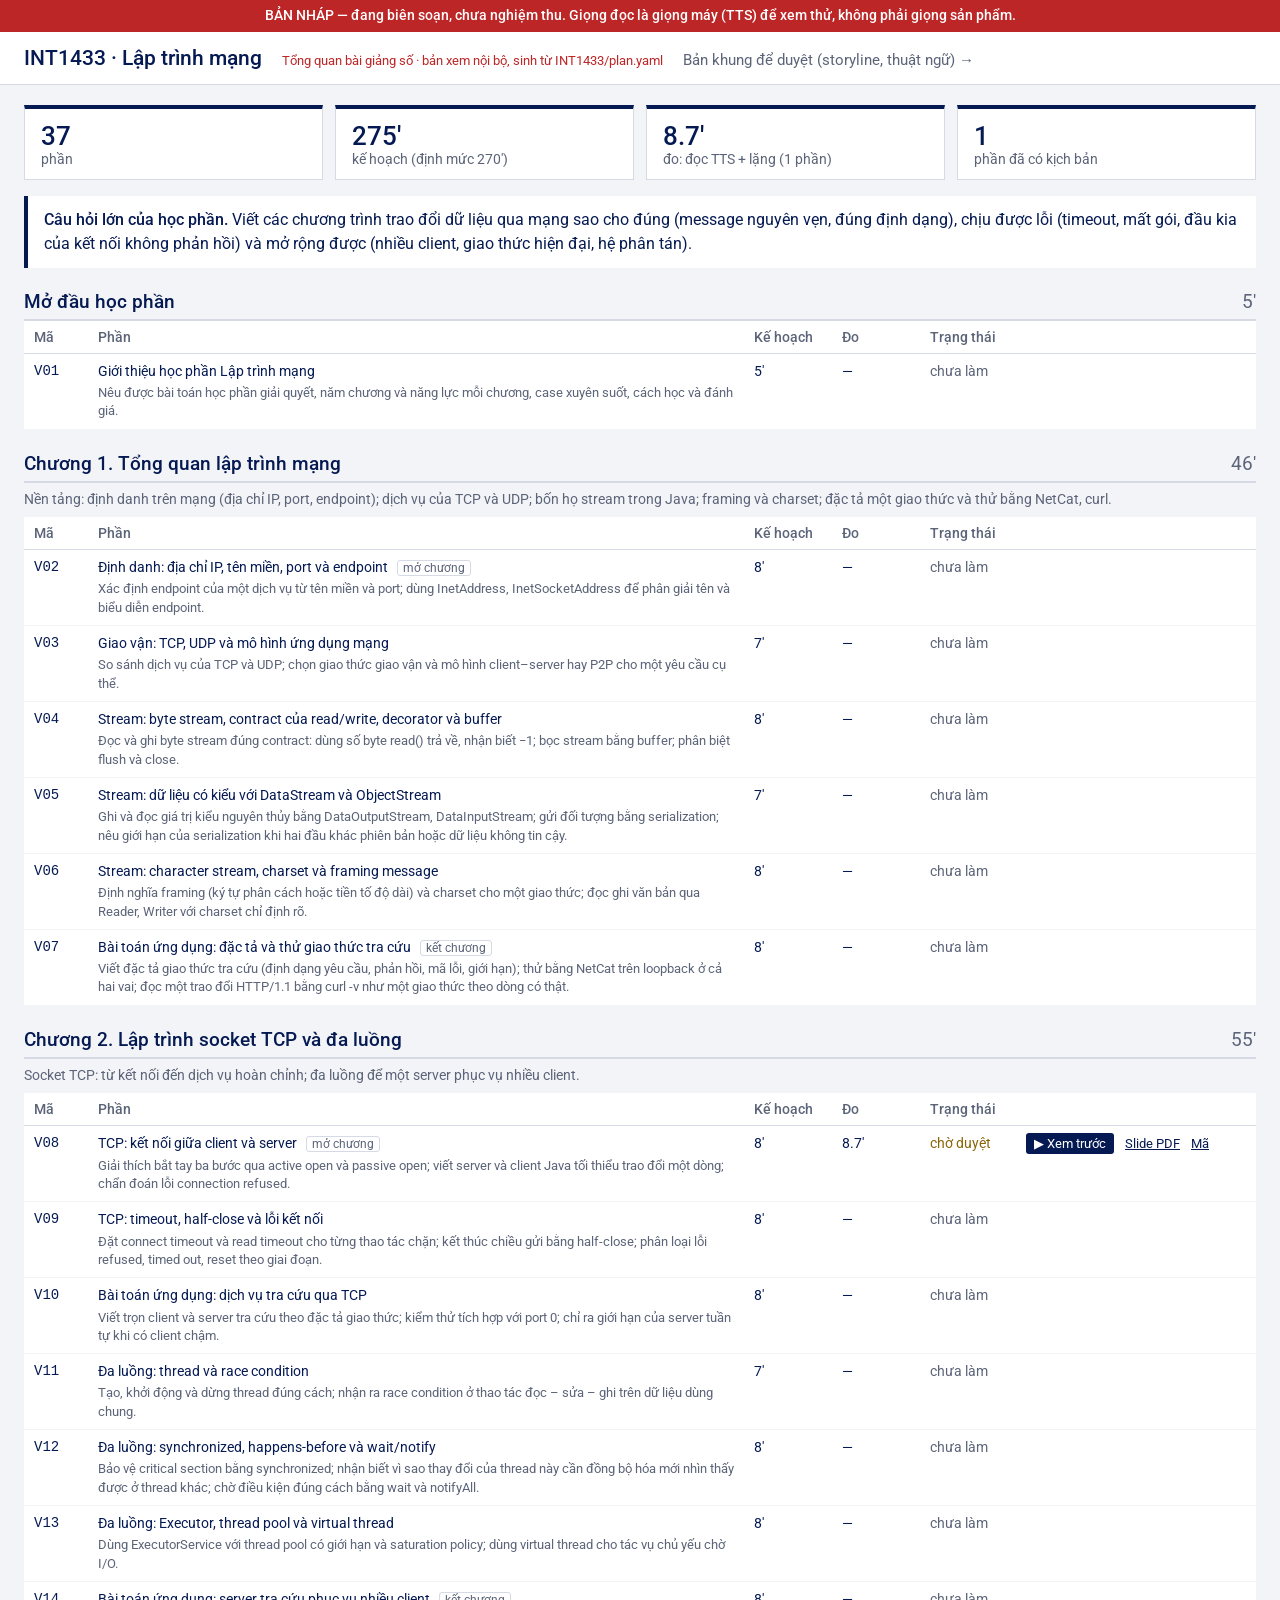
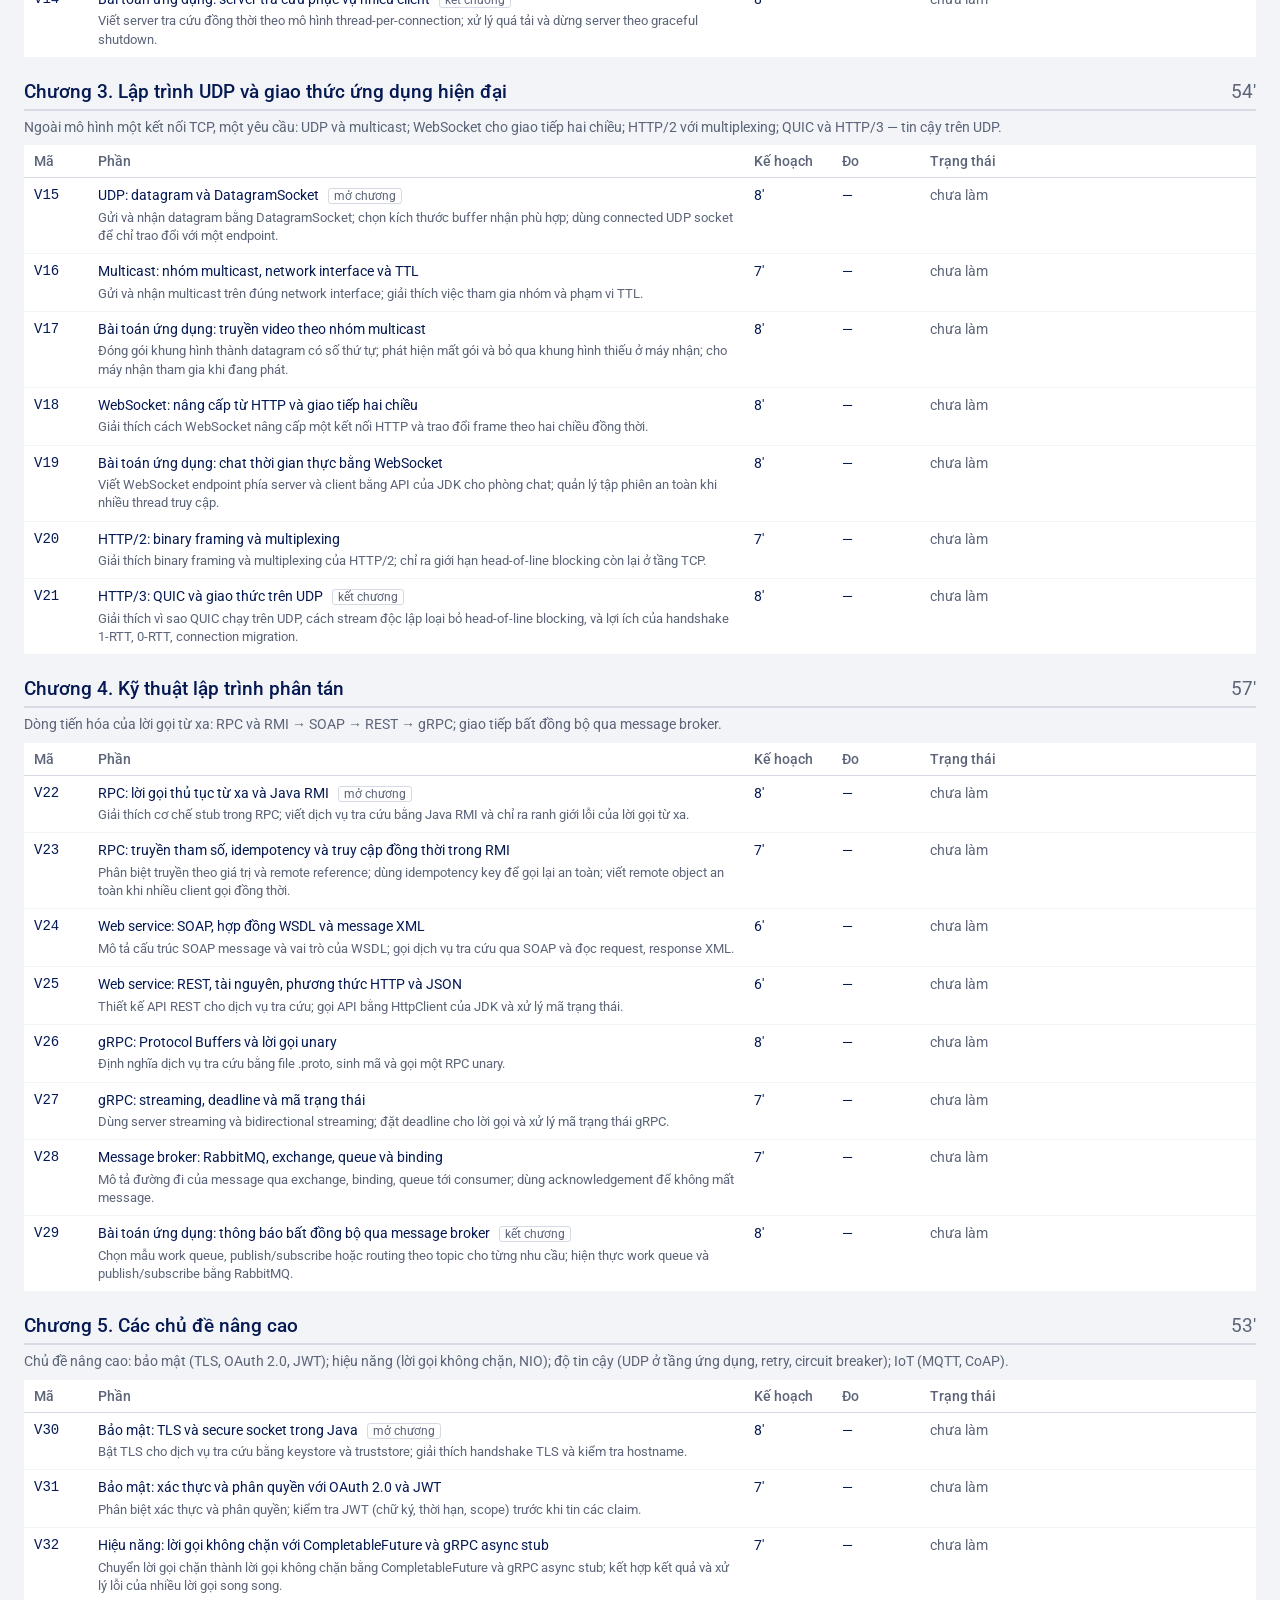
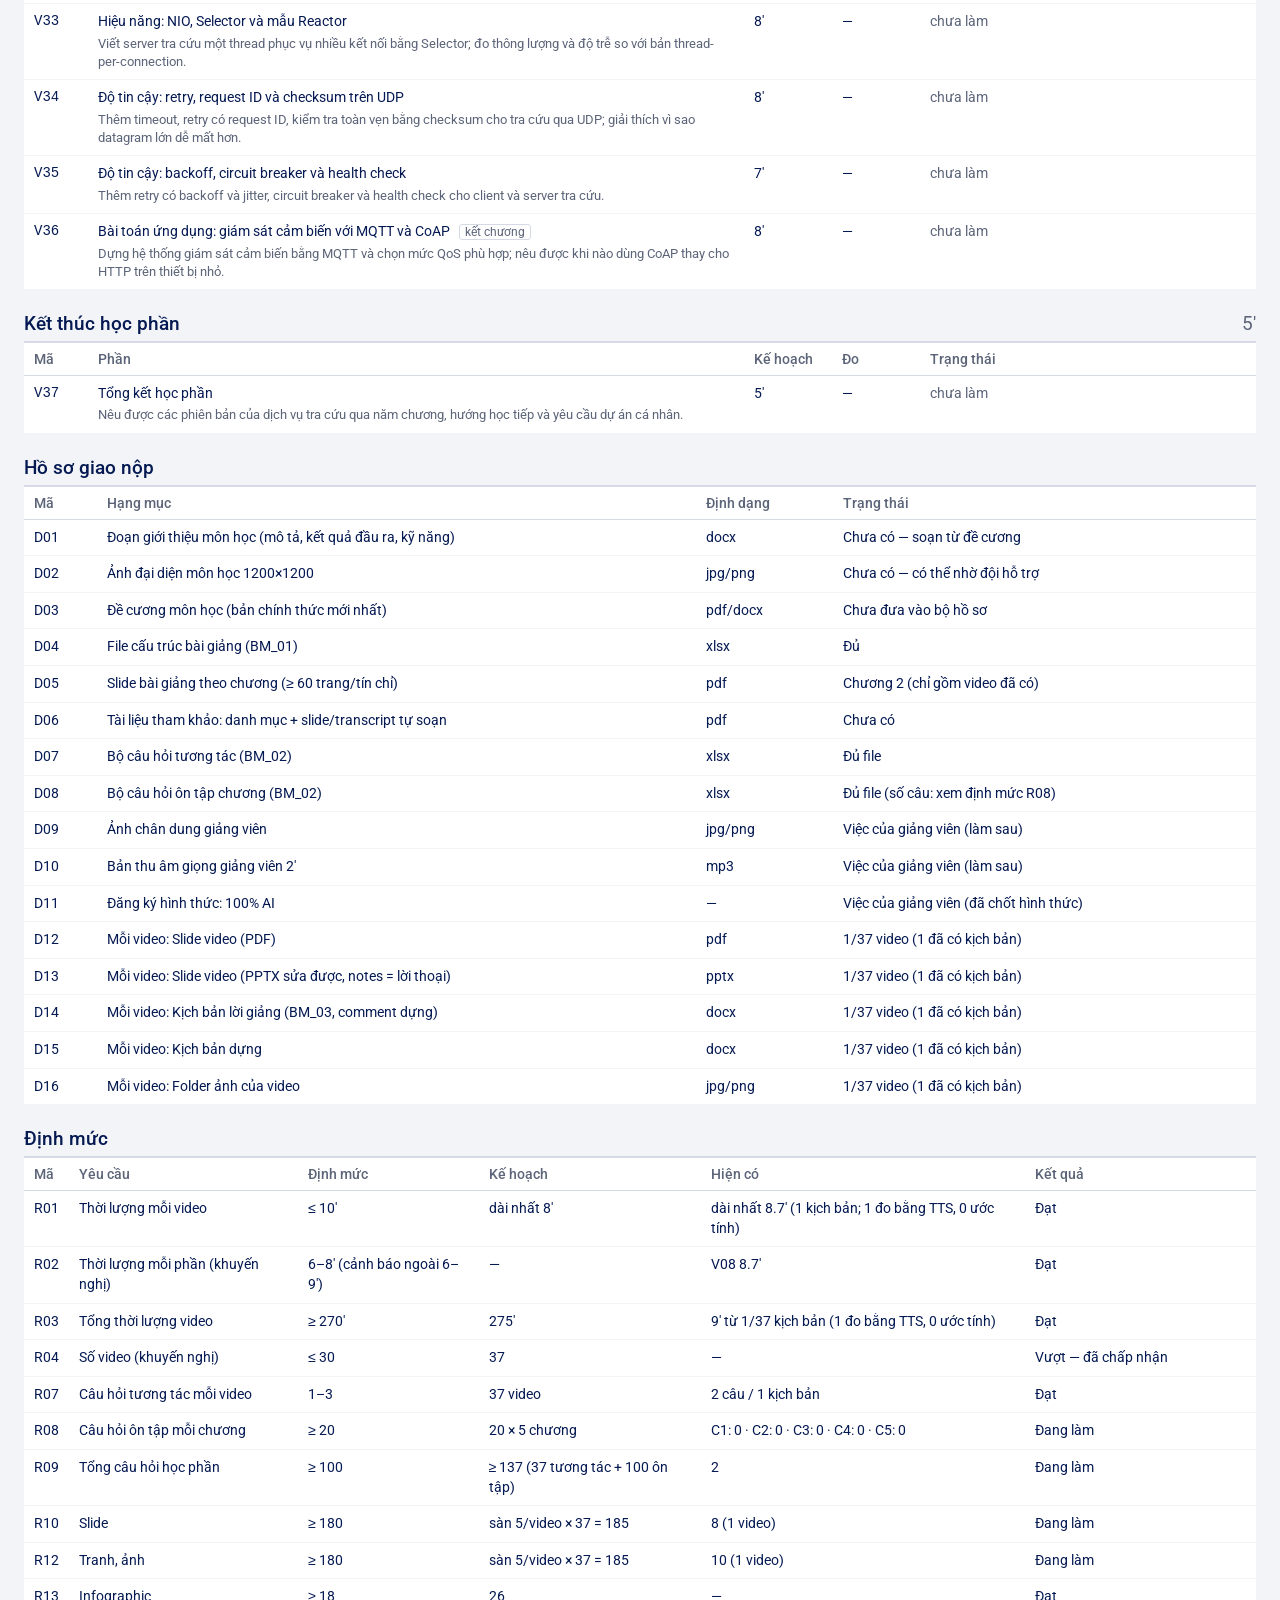
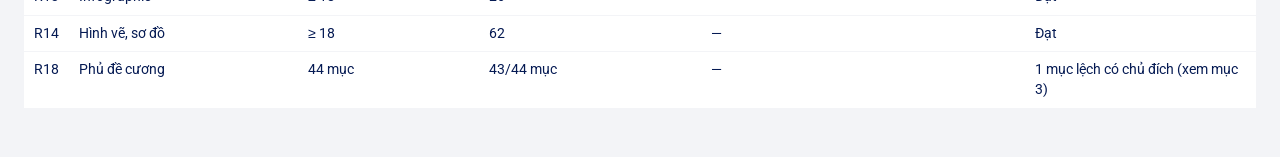
<file: docs/index.html>
<!doctype html><html lang="vi"><head><meta name="robots" content="noindex, nofollow"><meta charset="utf-8">
<meta name="viewport" content="width=device-width, initial-scale=1">
<title>INT1433 — tổng quan bài giảng số</title>
<link rel="stylesheet" href="assets/slide.css"><link rel="stylesheet" href="assets/player.css"></head>
<body class="tong-quan"><div class="ban-nhap" style="position:sticky;top:0;z-index:99;background:#BC2626;color:#fff;font:500 14px/1.4 Roboto,Arial,sans-serif;padding:6px 16px;text-align:center"><b>BẢN NHÁP</b> — đang biên soạn, chưa nghiệm thu. Giọng đọc là giọng máy (TTS) để xem thử, không phải giọng sản phẩm.</div>
<header class="dau"><h1>INT1433 · Lập trình mạng</h1>
<span class="nhan-noi-bo">Tổng quan bài giảng số · bản xem nội bộ, sinh từ INT1433/plan.yaml</span>
<a href="khung.html">Bản khung để duyệt (storyline, thuật ngữ) →</a></header>
<main class="trang">
<div class="so-lieu"><div><b>37</b> phần</div><div><b>275′</b> kế hoạch (định mức 270′)</div>
<div><b>8.7′</b> đo: đọc TTS + lặng (1 phần)</div>
<div><b>1</b> phần đã có kịch bản</div></div>
<p class="cau-hoi-lon"><b>Câu hỏi lớn của học phần.</b> Viết các chương trình trao đổi dữ liệu qua mạng sao cho đúng (message nguyên vẹn, đúng định dạng), chịu được lỗi (timeout, mất gói, đầu kia của kết nối không phản hồi) và mở rộng được (nhiều client, giao thức hiện đại, hệ phân tán).</p>
<section class="chuong"><h2>Mở đầu học phần <span>5′</span></h2><table><thead><tr><th>Mã</th><th>Phần</th><th>Kế hoạch</th><th>Đo</th><th>Trạng thái</th><th></th></tr></thead><tbody><tr class="tt-chua-lam"><td class="ma">V01</td><td>Giới thiệu học phần Lập trình mạng<div class="muc-tieu">Nêu được bài toán học phần giải quyết, năm chương và năng lực mỗi chương, case xuyên suốt, cách học và đánh giá.</div></td><td>5′</td><td>—</td><td><span class="tinh-trang">chưa làm</span></td><td class="lk"></td></tr></tbody></table></section><section class="chuong"><h2>Chương 1. Tổng quan lập trình mạng <span>46′</span></h2><p class="nang-luc">Nền tảng: định danh trên mạng (địa chỉ IP, port, endpoint); dịch vụ của TCP và UDP; bốn họ stream trong Java; framing và charset; đặc tả một giao thức và thử bằng NetCat, curl.</p><table><thead><tr><th>Mã</th><th>Phần</th><th>Kế hoạch</th><th>Đo</th><th>Trạng thái</th><th></th></tr></thead><tbody><tr class="tt-chua-lam"><td class="ma">V02</td><td>Định danh: địa chỉ IP, tên miền, port và endpoint <em>mở chương</em><div class="muc-tieu">Xác định endpoint của một dịch vụ từ tên miền và port; dùng InetAddress, InetSocketAddress để phân giải tên và biểu diễn endpoint.</div></td><td>8′</td><td>—</td><td><span class="tinh-trang">chưa làm</span></td><td class="lk"></td></tr><tr class="tt-chua-lam"><td class="ma">V03</td><td>Giao vận: TCP, UDP và mô hình ứng dụng mạng<div class="muc-tieu">So sánh dịch vụ của TCP và UDP; chọn giao thức giao vận và mô hình client–server hay P2P cho một yêu cầu cụ thể.</div></td><td>7′</td><td>—</td><td><span class="tinh-trang">chưa làm</span></td><td class="lk"></td></tr><tr class="tt-chua-lam"><td class="ma">V04</td><td>Stream: byte stream, contract của read/write, decorator và buffer<div class="muc-tieu">Đọc và ghi byte stream đúng contract: dùng số byte read() trả về, nhận biết −1; bọc stream bằng buffer; phân biệt flush và close.</div></td><td>8′</td><td>—</td><td><span class="tinh-trang">chưa làm</span></td><td class="lk"></td></tr><tr class="tt-chua-lam"><td class="ma">V05</td><td>Stream: dữ liệu có kiểu với DataStream và ObjectStream<div class="muc-tieu">Ghi và đọc giá trị kiểu nguyên thủy bằng DataOutputStream, DataInputStream; gửi đối tượng bằng serialization; nêu giới hạn của serialization khi hai đầu khác phiên bản hoặc dữ liệu không tin cậy.</div></td><td>7′</td><td>—</td><td><span class="tinh-trang">chưa làm</span></td><td class="lk"></td></tr><tr class="tt-chua-lam"><td class="ma">V06</td><td>Stream: character stream, charset và framing message<div class="muc-tieu">Định nghĩa framing (ký tự phân cách hoặc tiền tố độ dài) và charset cho một giao thức; đọc ghi văn bản qua Reader, Writer với charset chỉ định rõ.</div></td><td>8′</td><td>—</td><td><span class="tinh-trang">chưa làm</span></td><td class="lk"></td></tr><tr class="tt-chua-lam"><td class="ma">V07</td><td>Bài toán ứng dụng: đặc tả và thử giao thức tra cứu <em>kết chương</em><div class="muc-tieu">Viết đặc tả giao thức tra cứu (định dạng yêu cầu, phản hồi, mã lỗi, giới hạn); thử bằng NetCat trên loopback ở cả hai vai; đọc một trao đổi HTTP/1.1 bằng curl -v như một giao thức theo dòng có thật.</div></td><td>8′</td><td>—</td><td><span class="tinh-trang">chưa làm</span></td><td class="lk"></td></tr></tbody></table></section><section class="chuong"><h2>Chương 2. Lập trình socket TCP và đa luồng <span>55′</span></h2><p class="nang-luc">Socket TCP: từ kết nối đến dịch vụ hoàn chỉnh; đa luồng để một server phục vụ nhiều client.</p><table><thead><tr><th>Mã</th><th>Phần</th><th>Kế hoạch</th><th>Đo</th><th>Trạng thái</th><th></th></tr></thead><tbody><tr class="tt-cho-duyet"><td class="ma">V08</td><td>TCP: kết nối giữa client và server <em>mở chương</em><div class="muc-tieu">Giải thích bắt tay ba bước qua active open và passive open; viết server và client Java tối thiểu trao đổi một dòng; chẩn đoán lỗi connection refused.</div></td><td>8′</td><td>8.7′</td><td><span class="tinh-trang">chờ duyệt</span></td><td class="lk"><a class="xem" href="V08/index.html">▶ Xem trước</a> <a href="V08/slide.pdf">Slide PDF</a> <a href="https://github.com/hungdn1701/int1433/tree/main/code/chapter-2/01-tcp-connection">Mã</a></td></tr><tr class="tt-chua-lam"><td class="ma">V09</td><td>TCP: timeout, half-close và lỗi kết nối<div class="muc-tieu">Đặt connect timeout và read timeout cho từng thao tác chặn; kết thúc chiều gửi bằng half-close; phân loại lỗi refused, timed out, reset theo giai đoạn.</div></td><td>8′</td><td>—</td><td><span class="tinh-trang">chưa làm</span></td><td class="lk"></td></tr><tr class="tt-chua-lam"><td class="ma">V10</td><td>Bài toán ứng dụng: dịch vụ tra cứu qua TCP<div class="muc-tieu">Viết trọn client và server tra cứu theo đặc tả giao thức; kiểm thử tích hợp với port 0; chỉ ra giới hạn của server tuần tự khi có client chậm.</div></td><td>8′</td><td>—</td><td><span class="tinh-trang">chưa làm</span></td><td class="lk"></td></tr><tr class="tt-chua-lam"><td class="ma">V11</td><td>Đa luồng: thread và race condition<div class="muc-tieu">Tạo, khởi động và dừng thread đúng cách; nhận ra race condition ở thao tác đọc – sửa – ghi trên dữ liệu dùng chung.</div></td><td>7′</td><td>—</td><td><span class="tinh-trang">chưa làm</span></td><td class="lk"></td></tr><tr class="tt-chua-lam"><td class="ma">V12</td><td>Đa luồng: synchronized, happens-before và wait/notify<div class="muc-tieu">Bảo vệ critical section bằng synchronized; nhận biết vì sao thay đổi của thread này cần đồng bộ hóa mới nhìn thấy được ở thread khác; chờ điều kiện đúng cách bằng wait và notifyAll.</div></td><td>8′</td><td>—</td><td><span class="tinh-trang">chưa làm</span></td><td class="lk"></td></tr><tr class="tt-chua-lam"><td class="ma">V13</td><td>Đa luồng: Executor, thread pool và virtual thread<div class="muc-tieu">Dùng ExecutorService với thread pool có giới hạn và saturation policy; dùng virtual thread cho tác vụ chủ yếu chờ I/O.</div></td><td>8′</td><td>—</td><td><span class="tinh-trang">chưa làm</span></td><td class="lk"></td></tr><tr class="tt-chua-lam"><td class="ma">V14</td><td>Bài toán ứng dụng: server tra cứu phục vụ nhiều client <em>kết chương</em><div class="muc-tieu">Viết server tra cứu đồng thời theo mô hình thread-per-connection; xử lý quá tải và dừng server theo graceful shutdown.</div></td><td>8′</td><td>—</td><td><span class="tinh-trang">chưa làm</span></td><td class="lk"></td></tr></tbody></table></section><section class="chuong"><h2>Chương 3. Lập trình UDP và giao thức ứng dụng hiện đại <span>54′</span></h2><p class="nang-luc">Ngoài mô hình một kết nối TCP, một yêu cầu: UDP và multicast; WebSocket cho giao tiếp hai chiều; HTTP/2 với multiplexing; QUIC và HTTP/3 — tin cậy trên UDP.</p><table><thead><tr><th>Mã</th><th>Phần</th><th>Kế hoạch</th><th>Đo</th><th>Trạng thái</th><th></th></tr></thead><tbody><tr class="tt-chua-lam"><td class="ma">V15</td><td>UDP: datagram và DatagramSocket <em>mở chương</em><div class="muc-tieu">Gửi và nhận datagram bằng DatagramSocket; chọn kích thước buffer nhận phù hợp; dùng connected UDP socket để chỉ trao đổi với một endpoint.</div></td><td>8′</td><td>—</td><td><span class="tinh-trang">chưa làm</span></td><td class="lk"></td></tr><tr class="tt-chua-lam"><td class="ma">V16</td><td>Multicast: nhóm multicast, network interface và TTL<div class="muc-tieu">Gửi và nhận multicast trên đúng network interface; giải thích việc tham gia nhóm và phạm vi TTL.</div></td><td>7′</td><td>—</td><td><span class="tinh-trang">chưa làm</span></td><td class="lk"></td></tr><tr class="tt-chua-lam"><td class="ma">V17</td><td>Bài toán ứng dụng: truyền video theo nhóm multicast<div class="muc-tieu">Đóng gói khung hình thành datagram có số thứ tự; phát hiện mất gói và bỏ qua khung hình thiếu ở máy nhận; cho máy nhận tham gia khi đang phát.</div></td><td>8′</td><td>—</td><td><span class="tinh-trang">chưa làm</span></td><td class="lk"></td></tr><tr class="tt-chua-lam"><td class="ma">V18</td><td>WebSocket: nâng cấp từ HTTP và giao tiếp hai chiều<div class="muc-tieu">Giải thích cách WebSocket nâng cấp một kết nối HTTP và trao đổi frame theo hai chiều đồng thời.</div></td><td>8′</td><td>—</td><td><span class="tinh-trang">chưa làm</span></td><td class="lk"></td></tr><tr class="tt-chua-lam"><td class="ma">V19</td><td>Bài toán ứng dụng: chat thời gian thực bằng WebSocket<div class="muc-tieu">Viết WebSocket endpoint phía server và client bằng API của JDK cho phòng chat; quản lý tập phiên an toàn khi nhiều thread truy cập.</div></td><td>8′</td><td>—</td><td><span class="tinh-trang">chưa làm</span></td><td class="lk"></td></tr><tr class="tt-chua-lam"><td class="ma">V20</td><td>HTTP/2: binary framing và multiplexing<div class="muc-tieu">Giải thích binary framing và multiplexing của HTTP/2; chỉ ra giới hạn head-of-line blocking còn lại ở tầng TCP.</div></td><td>7′</td><td>—</td><td><span class="tinh-trang">chưa làm</span></td><td class="lk"></td></tr><tr class="tt-chua-lam"><td class="ma">V21</td><td>HTTP/3: QUIC và giao thức trên UDP <em>kết chương</em><div class="muc-tieu">Giải thích vì sao QUIC chạy trên UDP, cách stream độc lập loại bỏ head-of-line blocking, và lợi ích của handshake 1-RTT, 0-RTT, connection migration.</div></td><td>8′</td><td>—</td><td><span class="tinh-trang">chưa làm</span></td><td class="lk"></td></tr></tbody></table></section><section class="chuong"><h2>Chương 4. Kỹ thuật lập trình phân tán <span>57′</span></h2><p class="nang-luc">Dòng tiến hóa của lời gọi từ xa: RPC và RMI → SOAP → REST → gRPC; giao tiếp bất đồng bộ qua message broker.</p><table><thead><tr><th>Mã</th><th>Phần</th><th>Kế hoạch</th><th>Đo</th><th>Trạng thái</th><th></th></tr></thead><tbody><tr class="tt-chua-lam"><td class="ma">V22</td><td>RPC: lời gọi thủ tục từ xa và Java RMI <em>mở chương</em><div class="muc-tieu">Giải thích cơ chế stub trong RPC; viết dịch vụ tra cứu bằng Java RMI và chỉ ra ranh giới lỗi của lời gọi từ xa.</div></td><td>8′</td><td>—</td><td><span class="tinh-trang">chưa làm</span></td><td class="lk"></td></tr><tr class="tt-chua-lam"><td class="ma">V23</td><td>RPC: truyền tham số, idempotency và truy cập đồng thời trong RMI<div class="muc-tieu">Phân biệt truyền theo giá trị và remote reference; dùng idempotency key để gọi lại an toàn; viết remote object an toàn khi nhiều client gọi đồng thời.</div></td><td>7′</td><td>—</td><td><span class="tinh-trang">chưa làm</span></td><td class="lk"></td></tr><tr class="tt-chua-lam"><td class="ma">V24</td><td>Web service: SOAP, hợp đồng WSDL và message XML<div class="muc-tieu">Mô tả cấu trúc SOAP message và vai trò của WSDL; gọi dịch vụ tra cứu qua SOAP và đọc request, response XML.</div></td><td>6′</td><td>—</td><td><span class="tinh-trang">chưa làm</span></td><td class="lk"></td></tr><tr class="tt-chua-lam"><td class="ma">V25</td><td>Web service: REST, tài nguyên, phương thức HTTP và JSON<div class="muc-tieu">Thiết kế API REST cho dịch vụ tra cứu; gọi API bằng HttpClient của JDK và xử lý mã trạng thái.</div></td><td>6′</td><td>—</td><td><span class="tinh-trang">chưa làm</span></td><td class="lk"></td></tr><tr class="tt-chua-lam"><td class="ma">V26</td><td>gRPC: Protocol Buffers và lời gọi unary<div class="muc-tieu">Định nghĩa dịch vụ tra cứu bằng file .proto, sinh mã và gọi một RPC unary.</div></td><td>8′</td><td>—</td><td><span class="tinh-trang">chưa làm</span></td><td class="lk"></td></tr><tr class="tt-chua-lam"><td class="ma">V27</td><td>gRPC: streaming, deadline và mã trạng thái<div class="muc-tieu">Dùng server streaming và bidirectional streaming; đặt deadline cho lời gọi và xử lý mã trạng thái gRPC.</div></td><td>7′</td><td>—</td><td><span class="tinh-trang">chưa làm</span></td><td class="lk"></td></tr><tr class="tt-chua-lam"><td class="ma">V28</td><td>Message broker: RabbitMQ, exchange, queue và binding<div class="muc-tieu">Mô tả đường đi của message qua exchange, binding, queue tới consumer; dùng acknowledgement để không mất message.</div></td><td>7′</td><td>—</td><td><span class="tinh-trang">chưa làm</span></td><td class="lk"></td></tr><tr class="tt-chua-lam"><td class="ma">V29</td><td>Bài toán ứng dụng: thông báo bất đồng bộ qua message broker <em>kết chương</em><div class="muc-tieu">Chọn mẫu work queue, publish/subscribe hoặc routing theo topic cho từng nhu cầu; hiện thực work queue và publish/subscribe bằng RabbitMQ.</div></td><td>8′</td><td>—</td><td><span class="tinh-trang">chưa làm</span></td><td class="lk"></td></tr></tbody></table></section><section class="chuong"><h2>Chương 5. Các chủ đề nâng cao <span>53′</span></h2><p class="nang-luc">Chủ đề nâng cao: bảo mật (TLS, OAuth 2.0, JWT); hiệu năng (lời gọi không chặn, NIO); độ tin cậy (UDP ở tầng ứng dụng, retry, circuit breaker); IoT (MQTT, CoAP).</p><table><thead><tr><th>Mã</th><th>Phần</th><th>Kế hoạch</th><th>Đo</th><th>Trạng thái</th><th></th></tr></thead><tbody><tr class="tt-chua-lam"><td class="ma">V30</td><td>Bảo mật: TLS và secure socket trong Java <em>mở chương</em><div class="muc-tieu">Bật TLS cho dịch vụ tra cứu bằng keystore và truststore; giải thích handshake TLS và kiểm tra hostname.</div></td><td>8′</td><td>—</td><td><span class="tinh-trang">chưa làm</span></td><td class="lk"></td></tr><tr class="tt-chua-lam"><td class="ma">V31</td><td>Bảo mật: xác thực và phân quyền với OAuth 2.0 và JWT<div class="muc-tieu">Phân biệt xác thực và phân quyền; kiểm tra JWT (chữ ký, thời hạn, scope) trước khi tin các claim.</div></td><td>7′</td><td>—</td><td><span class="tinh-trang">chưa làm</span></td><td class="lk"></td></tr><tr class="tt-chua-lam"><td class="ma">V32</td><td>Hiệu năng: lời gọi không chặn với CompletableFuture và gRPC async stub<div class="muc-tieu">Chuyển lời gọi chặn thành lời gọi không chặn bằng CompletableFuture và gRPC async stub; kết hợp kết quả và xử lý lỗi của nhiều lời gọi song song.</div></td><td>7′</td><td>—</td><td><span class="tinh-trang">chưa làm</span></td><td class="lk"></td></tr><tr class="tt-chua-lam"><td class="ma">V33</td><td>Hiệu năng: NIO, Selector và mẫu Reactor<div class="muc-tieu">Viết server tra cứu một thread phục vụ nhiều kết nối bằng Selector; đo thông lượng và độ trễ so với bản thread-per-connection.</div></td><td>8′</td><td>—</td><td><span class="tinh-trang">chưa làm</span></td><td class="lk"></td></tr><tr class="tt-chua-lam"><td class="ma">V34</td><td>Độ tin cậy: retry, request ID và checksum trên UDP<div class="muc-tieu">Thêm timeout, retry có request ID, kiểm tra toàn vẹn bằng checksum cho tra cứu qua UDP; giải thích vì sao datagram lớn dễ mất hơn.</div></td><td>8′</td><td>—</td><td><span class="tinh-trang">chưa làm</span></td><td class="lk"></td></tr><tr class="tt-chua-lam"><td class="ma">V35</td><td>Độ tin cậy: backoff, circuit breaker và health check<div class="muc-tieu">Thêm retry có backoff và jitter, circuit breaker và health check cho client và server tra cứu.</div></td><td>7′</td><td>—</td><td><span class="tinh-trang">chưa làm</span></td><td class="lk"></td></tr><tr class="tt-chua-lam"><td class="ma">V36</td><td>Bài toán ứng dụng: giám sát cảm biến với MQTT và CoAP <em>kết chương</em><div class="muc-tieu">Dựng hệ thống giám sát cảm biến bằng MQTT và chọn mức QoS phù hợp; nêu được khi nào dùng CoAP thay cho HTTP trên thiết bị nhỏ.</div></td><td>8′</td><td>—</td><td><span class="tinh-trang">chưa làm</span></td><td class="lk"></td></tr></tbody></table></section><section class="chuong"><h2>Kết thúc học phần <span>5′</span></h2><table><thead><tr><th>Mã</th><th>Phần</th><th>Kế hoạch</th><th>Đo</th><th>Trạng thái</th><th></th></tr></thead><tbody><tr class="tt-chua-lam"><td class="ma">V37</td><td>Tổng kết học phần<div class="muc-tieu">Nêu được các phiên bản của dịch vụ tra cứu qua năm chương, hướng học tiếp và yêu cầu dự án cá nhân.</div></td><td>5′</td><td>—</td><td><span class="tinh-trang">chưa làm</span></td><td class="lk"></td></tr></tbody></table></section>
<section class="chuong"><h2>Hồ sơ giao nộp</h2><table class="dinh-muc"><thead><tr><th>Mã</th><th>Hạng mục</th><th>Định dạng</th><th>Trạng thái</th></tr></thead><tbody><tr><td>D01</td><td>Đoạn giới thiệu môn học (mô tả, kết quả đầu ra, kỹ năng)</td><td>docx</td><td>Chưa có — soạn từ đề cương</td></tr><tr><td>D02</td><td>Ảnh đại diện môn học 1200×1200</td><td>jpg/png</td><td>Chưa có — có thể nhờ đội hỗ trợ</td></tr><tr><td>D03</td><td>Đề cương môn học (bản chính thức mới nhất)</td><td>pdf/docx</td><td>Chưa đưa vào bộ hồ sơ</td></tr><tr><td>D04</td><td>File cấu trúc bài giảng (BM_01)</td><td>xlsx</td><td>Đủ</td></tr><tr><td>D05</td><td>Slide bài giảng theo chương (≥ 60 trang/tín chỉ)</td><td>pdf</td><td>Chương 2 (chỉ gồm video đã có)</td></tr><tr><td>D06</td><td>Tài liệu tham khảo: danh mục + slide/transcript tự soạn</td><td>pdf</td><td>Chưa có</td></tr><tr><td>D07</td><td>Bộ câu hỏi tương tác (BM_02)</td><td>xlsx</td><td>Đủ file</td></tr><tr><td>D08</td><td>Bộ câu hỏi ôn tập chương (BM_02)</td><td>xlsx</td><td>Đủ file (số câu: xem định mức R08)</td></tr><tr><td>D09</td><td>Ảnh chân dung giảng viên</td><td>jpg/png</td><td>Việc của giảng viên (làm sau)</td></tr><tr><td>D10</td><td>Bản thu âm giọng giảng viên 2′</td><td>mp3</td><td>Việc của giảng viên (làm sau)</td></tr><tr><td>D11</td><td>Đăng ký hình thức: 100% AI</td><td>—</td><td>Việc của giảng viên (đã chốt hình thức)</td></tr><tr><td>D12</td><td>Mỗi video: Slide video (PDF)</td><td>pdf</td><td>1/37 video (1 đã có kịch bản)</td></tr><tr><td>D13</td><td>Mỗi video: Slide video (PPTX sửa được, notes = lời thoại)</td><td>pptx</td><td>1/37 video (1 đã có kịch bản)</td></tr><tr><td>D14</td><td>Mỗi video: Kịch bản lời giảng (BM_03, comment dựng)</td><td>docx</td><td>1/37 video (1 đã có kịch bản)</td></tr><tr><td>D15</td><td>Mỗi video: Kịch bản dựng</td><td>docx</td><td>1/37 video (1 đã có kịch bản)</td></tr><tr><td>D16</td><td>Mỗi video: Folder ảnh của video</td><td>jpg/png</td><td>1/37 video (1 đã có kịch bản)</td></tr></tbody></table></section>
<section class="chuong"><h2>Định mức</h2><table class="dinh-muc"><thead><tr><th>Mã</th><th>Yêu cầu</th><th>Định mức</th><th>Kế hoạch</th><th>Hiện có</th><th>Kết quả</th></tr></thead><tbody><tr><td>R01</td><td>Thời lượng mỗi video</td><td>≤ 10′</td><td>dài nhất 8′</td><td>dài nhất 8.7′ (1 kịch bản; 1 đo bằng TTS, 0 ước tính)</td><td>Đạt</td></tr><tr><td>R02</td><td>Thời lượng mỗi phần (khuyến nghị)</td><td>6–8′ (cảnh báo ngoài 6–9′)</td><td>—</td><td>V08 8.7′</td><td>Đạt</td></tr><tr><td>R03</td><td>Tổng thời lượng video</td><td>≥ 270′</td><td>275′</td><td>9′ từ 1/37 kịch bản (1 đo bằng TTS, 0 ước tính)</td><td>Đạt</td></tr><tr><td>R04</td><td>Số video (khuyến nghị)</td><td>≤ 30</td><td>37</td><td>—</td><td>Vượt — đã chấp nhận</td></tr><tr><td>R07</td><td>Câu hỏi tương tác mỗi video</td><td>1–3</td><td>37 video</td><td>2 câu / 1 kịch bản</td><td>Đạt</td></tr><tr><td>R08</td><td>Câu hỏi ôn tập mỗi chương</td><td>≥ 20</td><td>20 × 5 chương</td><td>C1: 0 · C2: 0 · C3: 0 · C4: 0 · C5: 0</td><td>Đang làm</td></tr><tr><td>R09</td><td>Tổng câu hỏi học phần</td><td>≥ 100</td><td>≥ 137 (37 tương tác + 100 ôn tập)</td><td>2</td><td>Đang làm</td></tr><tr><td>R10</td><td>Slide</td><td>≥ 180</td><td>sàn 5/video × 37 = 185</td><td>8 (1 video)</td><td>Đang làm</td></tr><tr><td>R12</td><td>Tranh, ảnh</td><td>≥ 180</td><td>sàn 5/video × 37 = 185</td><td>10 (1 video)</td><td>Đang làm</td></tr><tr><td>R13</td><td>Infographic</td><td>≥ 18</td><td>26</td><td>—</td><td>Đạt</td></tr><tr><td>R14</td><td>Hình vẽ, sơ đồ</td><td>≥ 18</td><td>62</td><td>—</td><td>Đạt</td></tr><tr><td>R18</td><td>Phủ đề cương</td><td>44 mục</td><td>43/44 mục</td><td>—</td><td>1 mục lệch có chủ đích (xem mục 3)</td></tr></tbody></table></section>
</main></body></html>
</file>
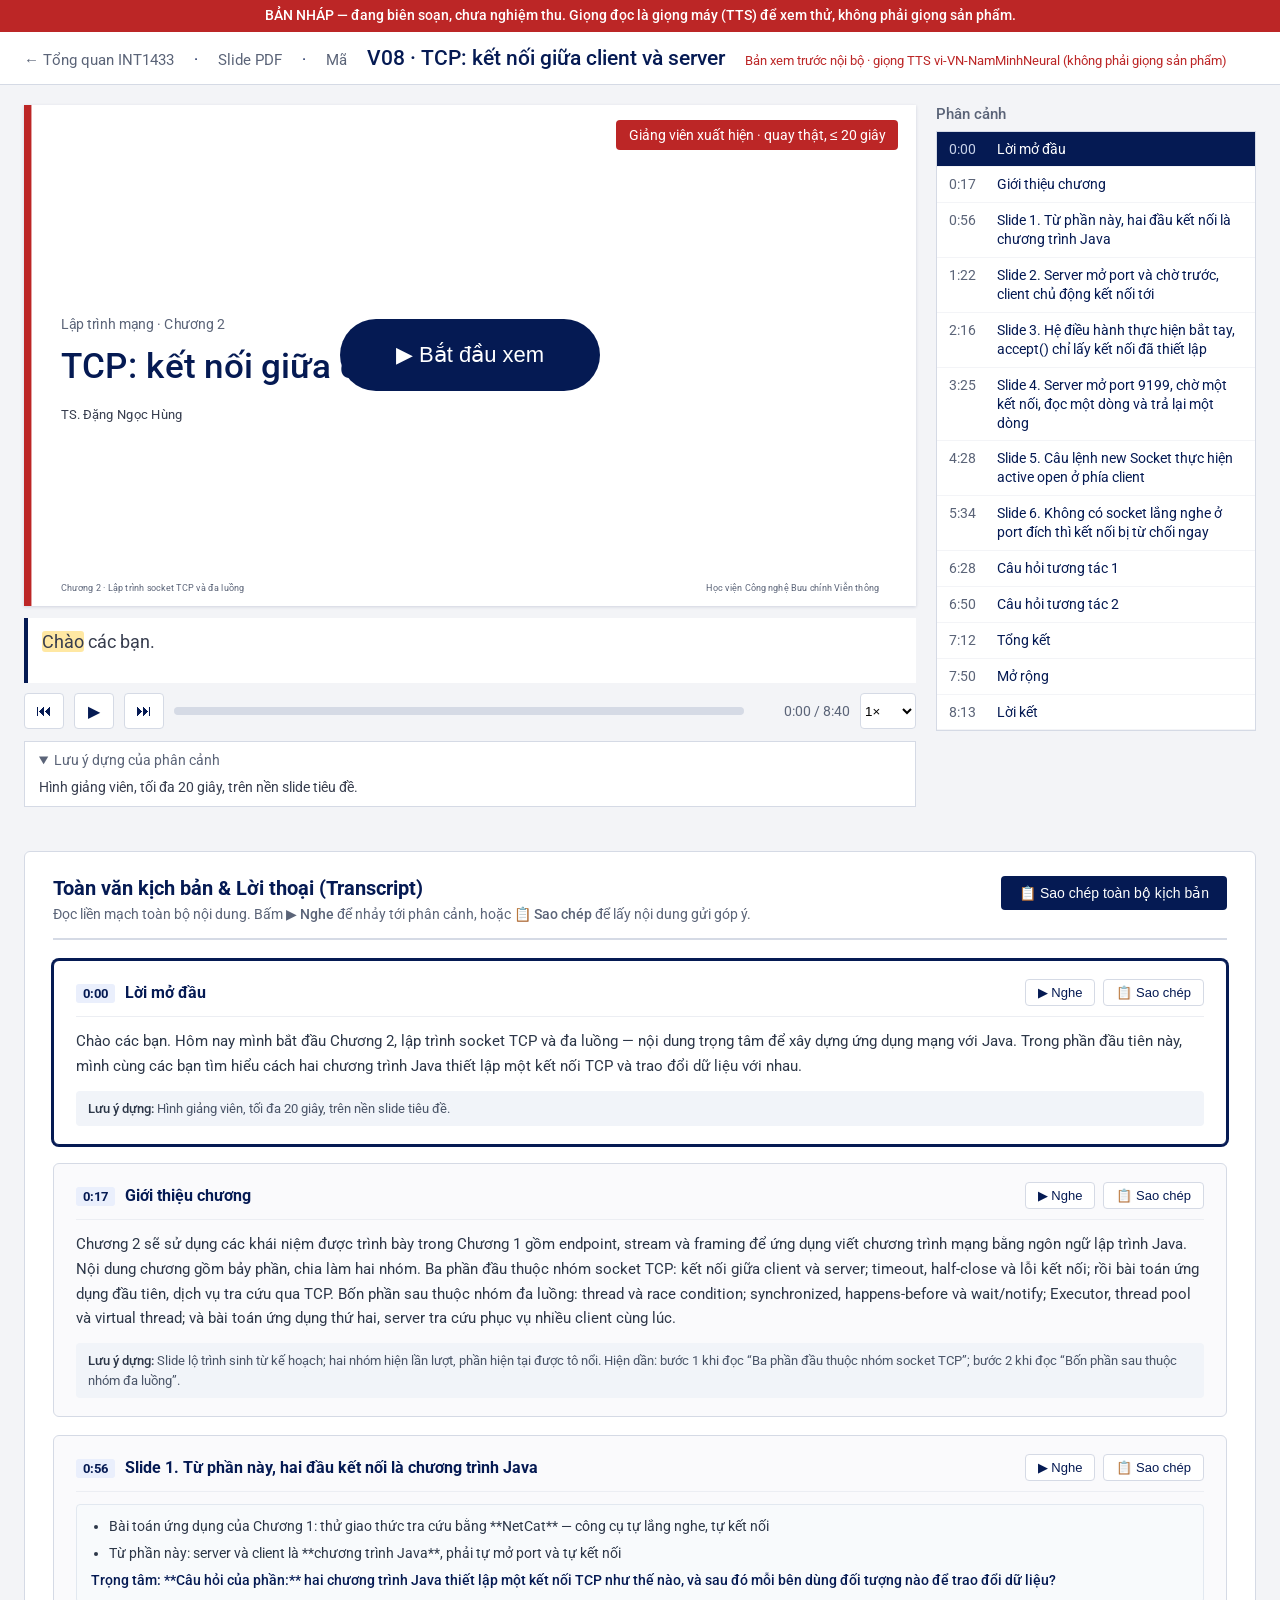
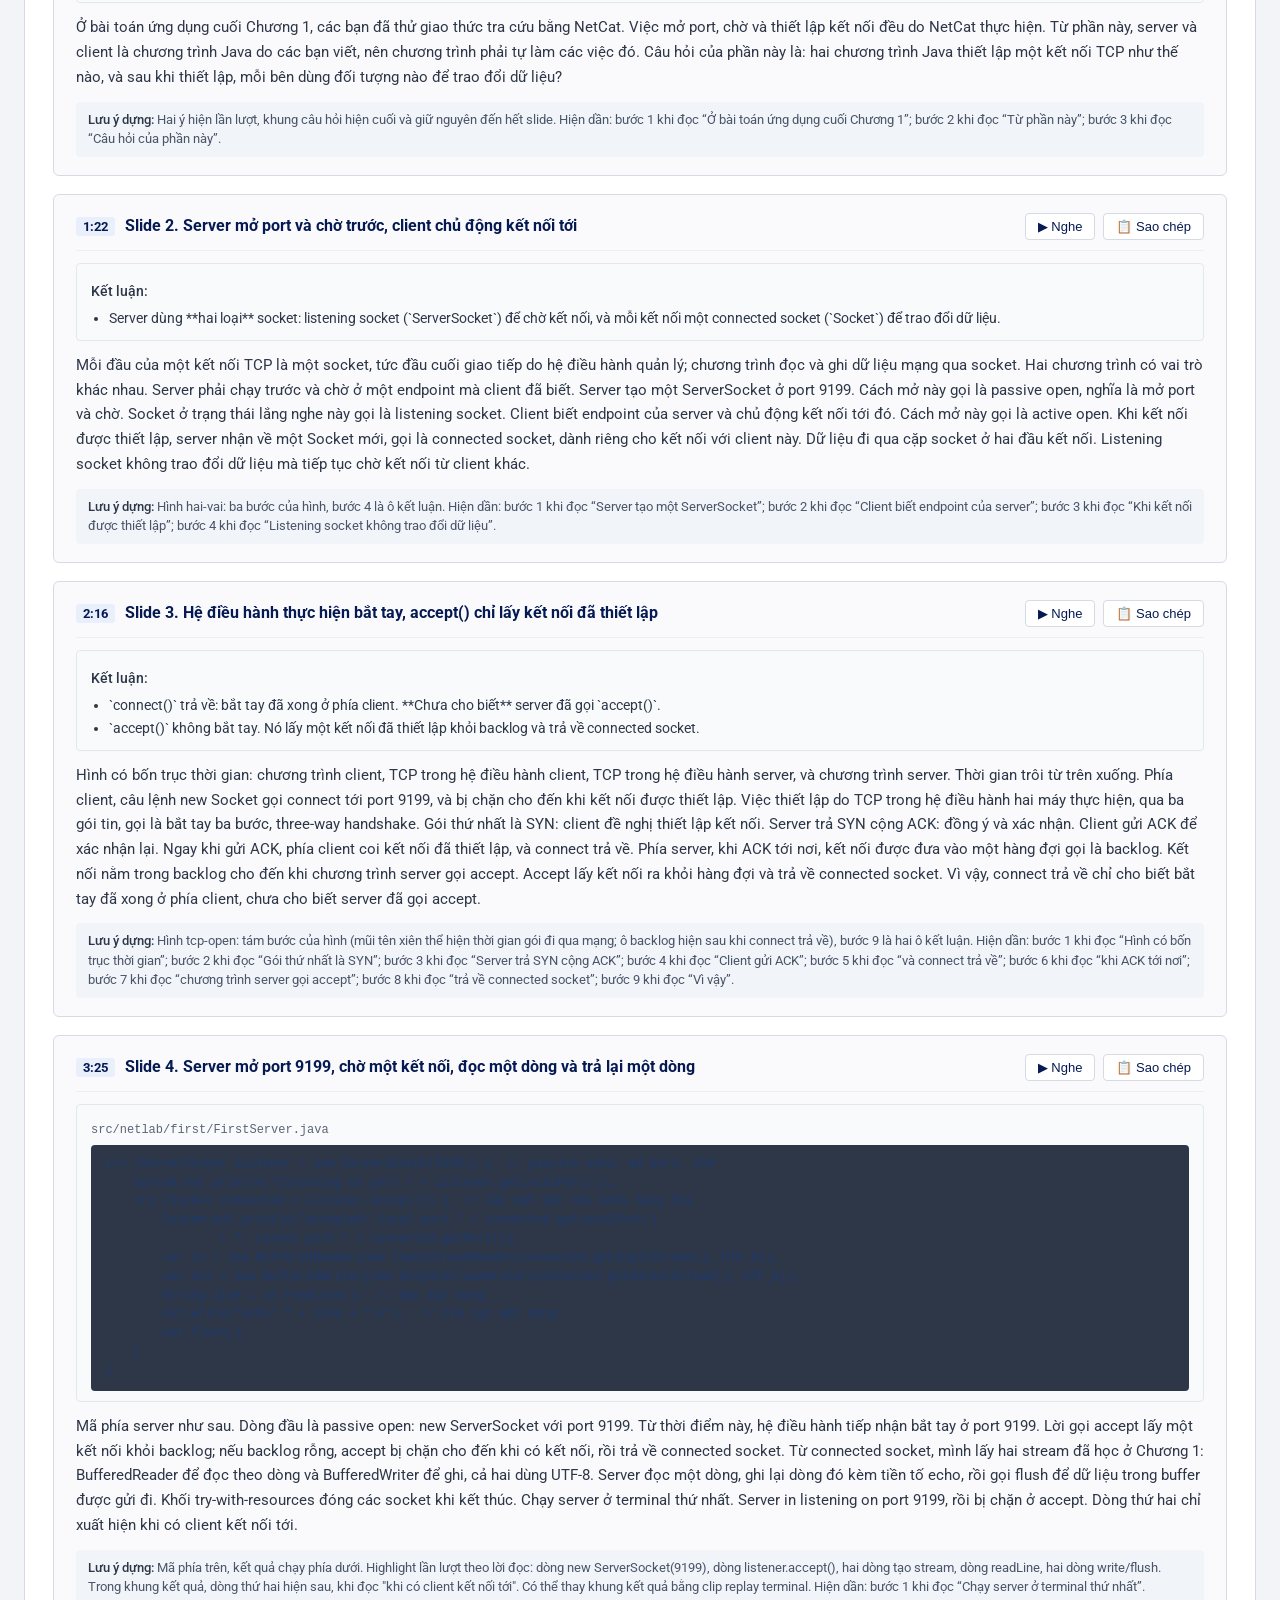
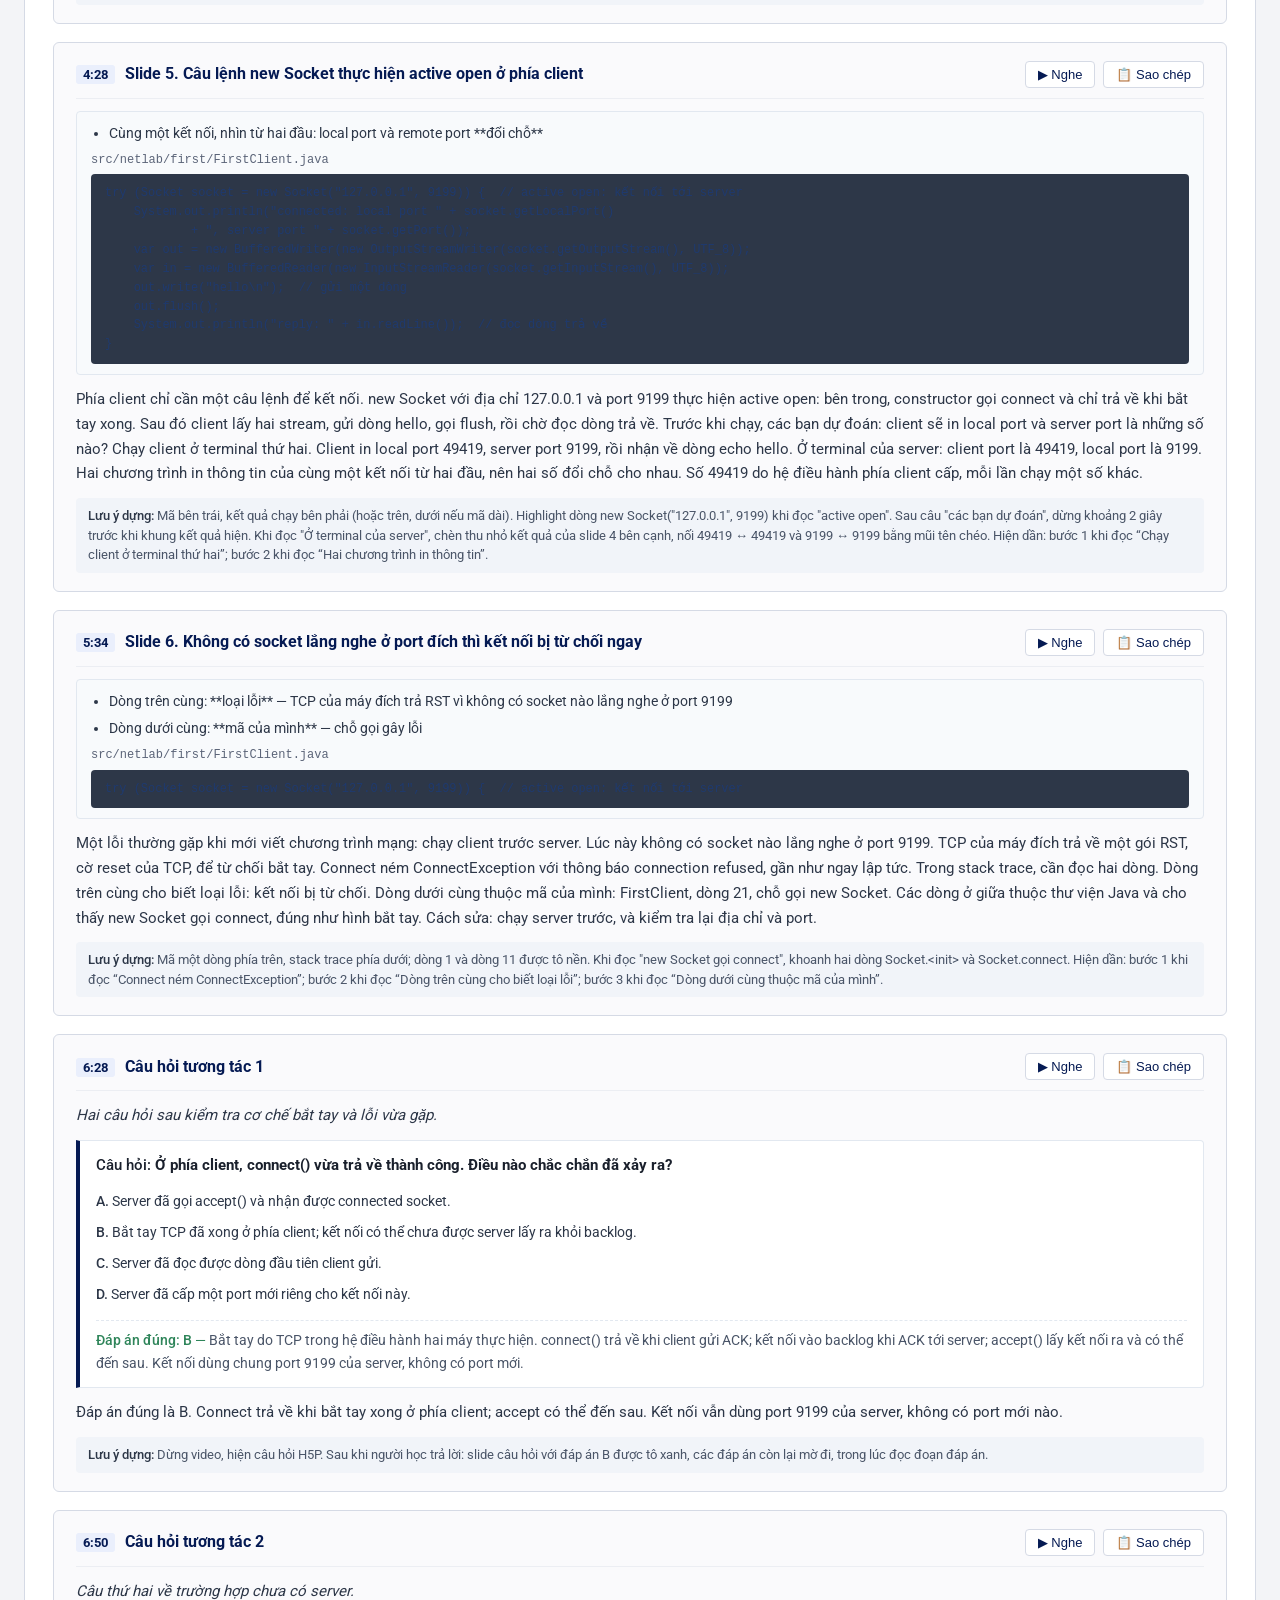
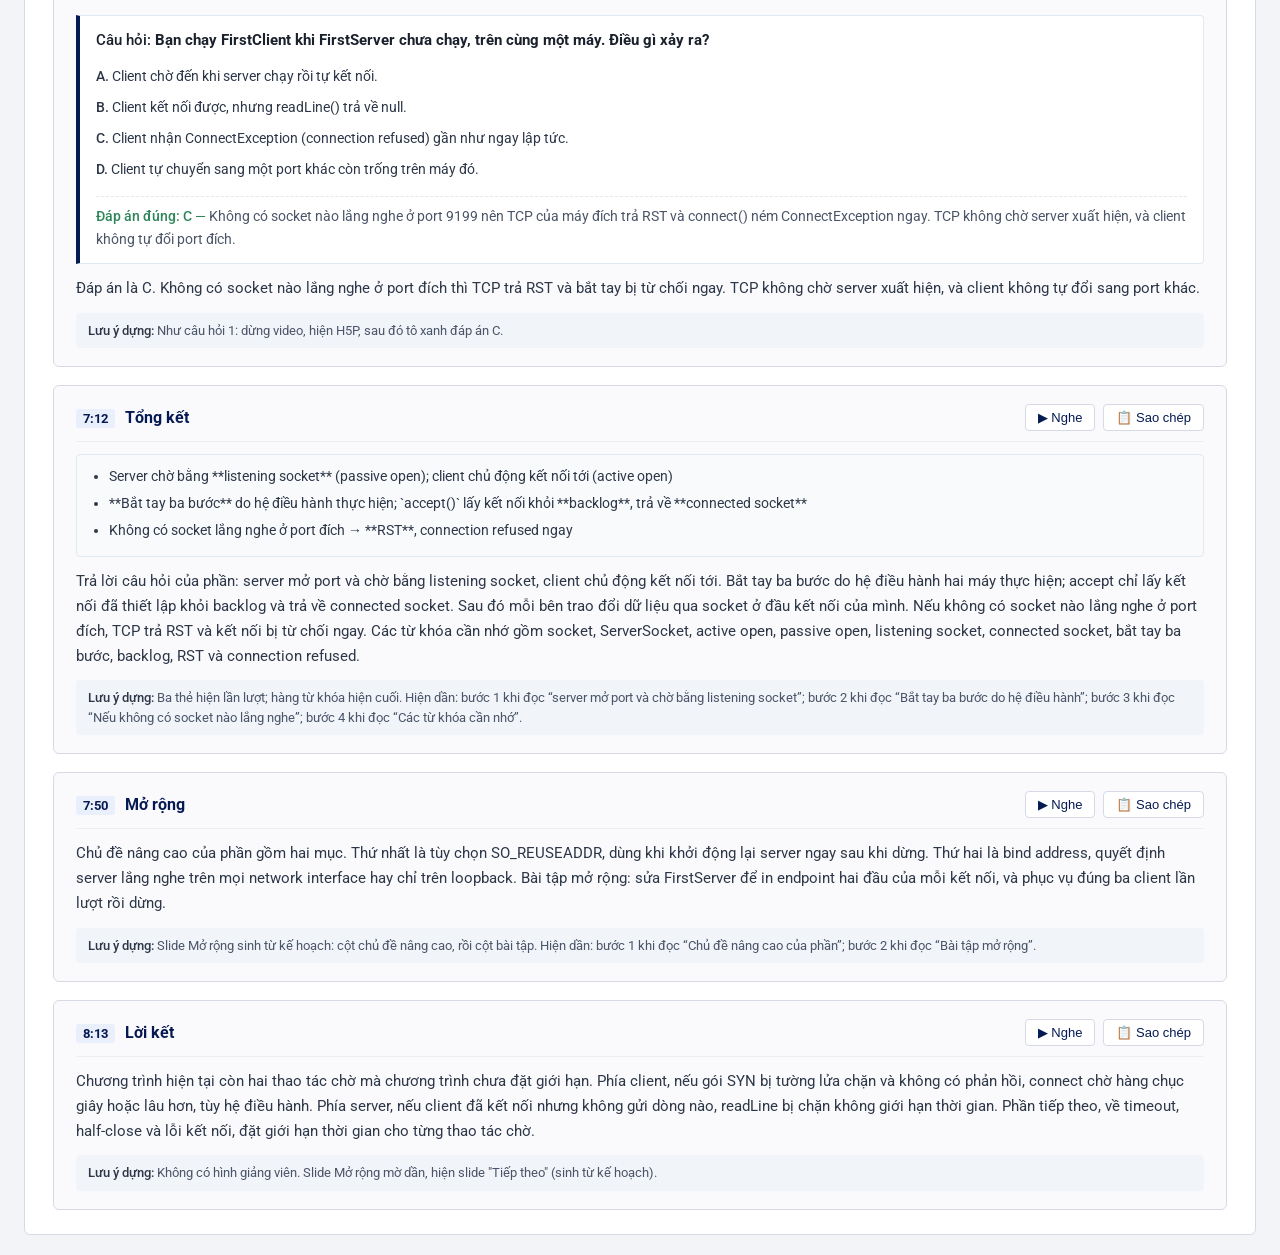
<file: docs/V08/index.html>
<!doctype html><html lang="vi"><head><meta name="robots" content="noindex, nofollow"><meta charset="utf-8">
<meta name="viewport" content="width=device-width, initial-scale=1">
<title>V08 — TCP: kết nối giữa client và server · xem trước</title>
<link rel="stylesheet" href="../assets/slide.css"><link rel="stylesheet" href="../assets/player.css"></head>
<body class="trinh-chieu"><div class="ban-nhap" style="position:sticky;top:0;z-index:99;background:#BC2626;color:#fff;font:500 14px/1.4 Roboto,Arial,sans-serif;padding:6px 16px;text-align:center"><b>BẢN NHÁP</b> — đang biên soạn, chưa nghiệm thu. Giọng đọc là giọng máy (TTS) để xem thử, không phải giọng sản phẩm.</div>
<header class="dau"><a href="../index.html">← Tổng quan INT1433</a> · <a href="slide.pdf">Slide PDF</a> · <a href="https://github.com/hungdn1701/int1433/tree/main/code/chapter-2/01-tcp-connection">Mã</a>
<h1>V08 · TCP: kết nối giữa client và server</h1>
<span class="nhan-noi-bo">Bản xem trước nội bộ · giọng TTS vi-VN-NamMinhNeural (không phải giọng sản phẩm)</span></header>
<div class="bo-cuc">
  <div class="cot-chinh">
    <div class="khung-169"><div id="stage"><section class="slide tieu-de" id="S00"><main class=""><div class="chuong">Lập trình mạng · Chương 2</div><div class="ten">TCP: kết nối giữa client và server</div><div class="gv">TS. Đặng Ngọc Hùng</div></main><footer><span>Chương 2 · Lập trình socket TCP và đa luồng</span><span>Học viện Công nghệ Bưu chính Viễn thông</span></footer></section>
<section class="slide noi-dung" id="CH"><header><h1>Chương 2: Lập trình socket TCP và đa luồng</h1></header><main class="bo-cuc-lo-trinh"><div class="lo-trinh" style="--cot: 2"><div class="chang" data-s="1"><div class="ten-chang"><span class="so">1</span>TCP</div><ol><li class="hien-tai"><span>Kết nối giữa client và server</span></li><li class=""><span>Timeout, half-close và lỗi kết nối</span></li><li class=""><span>Bài toán ứng dụng: dịch vụ tra cứu qua TCP</span></li></ol></div><div class="chang" data-s="2"><div class="ten-chang"><span class="so">2</span>Đa luồng</div><ol><li class=""><span>Thread và race condition</span></li><li class=""><span>Synchronized, happens-before và wait/notify</span></li><li class=""><span>Executor, thread pool và virtual thread</span></li><li class=""><span>Bài toán ứng dụng: server tra cứu phục vụ nhiều client</span></li></ol></div></div></main><footer><span>Chương 2 · Lập trình socket TCP và đa luồng</span><span>Học viện Công nghệ Bưu chính Viễn thông</span></footer></section>
<section class="slide noi-dung" id="S01"><header><h1>Từ phần này, hai đầu kết nối là chương trình Java</h1></header><main class="bo-cuc-y"><ul class="y"><li data-s="1">Bài toán ứng dụng của Chương 1: thử giao thức tra cứu bằng <b>NetCat</b> — công cụ tự lắng nghe, tự kết nối</li><li data-s="2">Từ phần này: server và client là <b>chương trình Java</b>, phải tự mở port và tự kết nối</li></ul><div class="khung" data-s="3"><b>Câu hỏi của phần:</b> hai chương trình Java thiết lập một kết nối TCP như thế nào, và sau đó mỗi bên dùng đối tượng nào để trao đổi dữ liệu?</div></main><footer><span>Chương 2 · Lập trình socket TCP và đa luồng</span><span>Học viện Công nghệ Bưu chính Viễn thông</span></footer></section>
<section class="slide noi-dung" id="S02"><header><h1>Server mở port và chờ trước, client chủ động kết nối tới</h1></header><main class="bo-cuc-hinh"><figure><svg xmlns="http://www.w3.org/2000/svg" viewBox="0 0 1760 560" role="img" font-family="Roboto, 'Segoe UI', sans-serif" aria-label="Server mở port 9199 và chờ bằng một listening socket (passive open); client chủ động kết nối tới 127.0.0.1:9199 (active open); accept() trả về một connected socket, nối với socket của client thành một kết nối TCP.">
  <defs>
    <marker id="hv-navy" viewBox="0 0 12 12" refX="11" refY="6" markerWidth="18" markerHeight="18" markerUnits="userSpaceOnUse" orient="auto-start-reverse"><path d="M0,0 L12,6 L0,12 z" fill="#051A53"/></marker>
    <marker id="hv-ok" viewBox="0 0 12 12" refX="11" refY="6" markerWidth="18" markerHeight="18" markerUnits="userSpaceOnUse" orient="auto-start-reverse"><path d="M0,0 L12,6 L0,12 z" fill="#2F855A"/></marker>
  </defs>

  <!-- ① server: passive open -->
  <g data-s="1">
    <rect x="1176" y="20" width="520" height="96" rx="4" fill="#EEF2FB" stroke="#051A53" stroke-width="2.5"/>
    <text x="1436" y="60" text-anchor="middle" font-size="28" font-weight="500" fill="#051A53">Server</text>
    <text x="1436" y="96" text-anchor="middle" font-size="22" fill="#373D4E" font-family="Consolas, monospace">new ServerSocket(9199)</text>
    <line x1="1436" y1="116" x2="1436" y2="170" stroke="#9AA3B8" stroke-width="2" stroke-dasharray="6 6"/>
    <rect x="1216" y="170" width="440" height="116" rx="6" fill="#FFF6DD" stroke="#8A6508" stroke-width="2.5"/>
    <text x="1436" y="214" text-anchor="middle" font-size="28" font-weight="500" fill="#6B4E06">listening socket</text>
    <text x="1436" y="256" text-anchor="middle" font-size="23" fill="#6B4E06">passive open: mở port 9199, chờ</text>
  </g>

  <!-- ② client: active open -->
  <g data-s="2">
    <rect x="64" y="20" width="520" height="96" rx="4" fill="#EEF2FB" stroke="#051A53" stroke-width="2.5"/>
    <text x="324" y="60" text-anchor="middle" font-size="28" font-weight="500" fill="#051A53">Client</text>
    <text x="324" y="96" text-anchor="middle" font-size="22" fill="#373D4E" font-family="Consolas, monospace">new Socket("127.0.0.1", 9199)</text>
    <line x1="324" y1="116" x2="324" y2="170" stroke="#9AA3B8" stroke-width="2" stroke-dasharray="6 6"/>
    <rect x="104" y="170" width="440" height="116" rx="6" fill="#EEF2FB" stroke="#051A53" stroke-width="2.5"/>
    <text x="324" y="214" text-anchor="middle" font-size="28" font-weight="500" fill="#051A53">Socket</text>
    <text x="324" y="256" text-anchor="middle" font-size="23" fill="#051A53">active open: chủ động kết nối</text>
    <line x1="544" y1="228" x2="1204" y2="228" stroke="#051A53" stroke-width="3.5" marker-end="url(#hv-navy)"/>
    <text x="874" y="212" text-anchor="middle" font-size="24" fill="#051A53">kết nối tới 127.0.0.1:9199</text>
  </g>

  <!-- ③ accept(): connected socket, một kết nối TCP -->
  <g data-s="3">
    <line x1="1436" y1="286" x2="1436" y2="400" stroke="#2F855A" stroke-width="3" stroke-dasharray="10 7" marker-end="url(#hv-ok)"/>
    <text x="1456" y="352" font-size="23" fill="#2F855A" font-family="Consolas, monospace">accept()</text>
    <rect x="1216" y="404" width="440" height="116" rx="6" fill="#EEF9F0" stroke="#2F855A" stroke-width="2.5"/>
    <text x="1436" y="448" text-anchor="middle" font-size="28" font-weight="500" fill="#22603F">connected socket</text>
    <text x="1436" y="490" text-anchor="middle" font-size="23" fill="#22603F">Socket mới, riêng cho client này</text>
    <path d="M324,286 V462 H1216" fill="none" stroke="#2F855A" stroke-width="6"/>
    <text x="770" y="446" text-anchor="middle" font-size="24" font-weight="500" fill="#2F855A">một kết nối TCP: dữ liệu đi ở đây</text>
  </g>
</svg></figure><div class="ket-luan" data-s="4"><p>Server dùng <b>hai loại</b> socket: listening socket (<code>ServerSocket</code>) để chờ kết nối, và mỗi kết nối một connected socket (<code>Socket</code>) để trao đổi dữ liệu.</p></div></main><footer><span>Chương 2 · Lập trình socket TCP và đa luồng</span><span>Học viện Công nghệ Bưu chính Viễn thông</span></footer></section>
<section class="slide noi-dung" id="S03"><header><h1>Hệ điều hành thực hiện bắt tay, accept() chỉ lấy kết nối đã thiết lập</h1></header><main class="bo-cuc-hinh"><figure><svg xmlns="http://www.w3.org/2000/svg" viewBox="0 0 1760 680" role="img" font-family="Roboto, 'Segoe UI', sans-serif" aria-label="Client gọi connect; TCP trong hệ điều hành hai máy trao đổi SYN, SYN+ACK, ACK. Phía client: gửi ACK xong thì connect trả về. Phía server: ACK tới thì kết nối vào hàng đợi backlog; server gọi accept lấy kết nối ra và nhận một Socket mới.">
  <defs>
    <marker id="to-navy" viewBox="0 0 12 12" refX="11" refY="6" markerWidth="18" markerHeight="18" markerUnits="userSpaceOnUse" orient="auto-start-reverse"><path d="M0,0 L12,6 L0,12 z" fill="#051A53"/></marker>
    <marker id="to-net" viewBox="0 0 12 12" refX="11" refY="6" markerWidth="18" markerHeight="18" markerUnits="userSpaceOnUse" orient="auto-start-reverse"><path d="M0,0 L12,6 L0,12 z" fill="#1F5FA8"/></marker>
    <marker id="to-ok" viewBox="0 0 12 12" refX="11" refY="6" markerWidth="18" markerHeight="18" markerUnits="userSpaceOnUse" orient="auto-start-reverse"><path d="M0,0 L12,6 L0,12 z" fill="#2F855A"/></marker>
  </defs>

  <!-- hai máy và vùng mạng -->
  <g data-s="1" font-size="22" fill="#5B6478">
    <rect x="4" y="4" width="700" height="672" rx="6" fill="none" stroke="#9AA3B8" stroke-width="2" stroke-dasharray="8 6"/>
    <text x="24" y="38">Máy client</text>
    <rect x="1056" y="4" width="700" height="672" rx="6" fill="none" stroke="#9AA3B8" stroke-width="2" stroke-dasharray="8 6"/>
    <text x="1736" y="38" text-anchor="end">Máy server</text>
    <text x="880" y="38" text-anchor="middle">mạng</text>
    <text x="880" y="590" text-anchor="middle" font-size="20">thời gian trôi từ trên xuống</text>
    <text x="880" y="618" text-anchor="middle" font-size="20">mũi tên xiên: gói đi qua mạng</text>
    <text x="880" y="646" text-anchor="middle" font-size="20">mất thời gian</text>
  </g>

  <!-- bốn đầu lifeline -->
  <g data-s="1">
    <rect x="44" y="60" width="300" height="96" rx="4" fill="#EEF2FB" stroke="#051A53" stroke-width="2.5"/>
    <text x="194" y="100" text-anchor="middle" font-size="28" font-weight="500" fill="#051A53">Client app</text>
    <text x="194" y="136" text-anchor="middle" font-size="21" fill="#373D4E" font-family="Consolas, monospace">new Socket(…, 9199)</text>

    <rect x="404" y="60" width="280" height="96" rx="4" fill="#EAF2FC" stroke="#1F5FA8" stroke-width="2.5"/>
    <text x="544" y="100" text-anchor="middle" font-size="28" font-weight="500" fill="#123A6B">TCP (kernel)</text>
    <text x="544" y="136" text-anchor="middle" font-size="21" fill="#123A6B">hệ điều hành client</text>

    <rect x="1076" y="60" width="280" height="96" rx="4" fill="#EAF2FC" stroke="#1F5FA8" stroke-width="2.5"/>
    <text x="1216" y="100" text-anchor="middle" font-size="28" font-weight="500" fill="#123A6B">TCP (kernel)</text>
    <text x="1216" y="136" text-anchor="middle" font-size="21" fill="#123A6B">hệ điều hành server</text>

    <rect x="1416" y="60" width="300" height="96" rx="4" fill="#EEF2FB" stroke="#051A53" stroke-width="2.5"/>
    <text x="1566" y="100" text-anchor="middle" font-size="28" font-weight="500" fill="#051A53">Server app</text>
    <text x="1566" y="136" text-anchor="middle" font-size="21" fill="#373D4E" font-family="Consolas, monospace">ServerSocket :9199</text>

    <g stroke="#9AA3B8" stroke-width="2" stroke-dasharray="6 8">
      <line x1="194" y1="156" x2="194" y2="626"/>
      <line x1="544" y1="156" x2="544" y2="626"/>
      <line x1="1216" y1="156" x2="1216" y2="626"/>
      <line x1="1566" y1="156" x2="1566" y2="626"/>
    </g>
  </g>

  <!-- thanh chặn của connect(): dài ra theo từng bước, kết thúc khi client gửi ACK -->
  <g stroke="#051A53" stroke-width="2" fill="#EEF2FB">
    <g data-s="1"><rect x="184" y="196" width="20" height="51" stroke="none"/><path d="M184,247 V196 H204 V247" fill="none"/></g>
    <g data-s="2"><rect x="184" y="246" width="20" height="51" stroke="none"/><path d="M184,246 V297 M204,246 V297" fill="none"/></g>
    <g data-s="3"><rect x="184" y="296" width="20" height="51" stroke="none"/><path d="M184,296 V347 M204,296 V347" fill="none"/></g>
    <g data-s="4"><rect x="184" y="346" width="20" height="24" stroke="none"/><path d="M184,346 V370 H204 V346" fill="none"/></g>
  </g>

  <!-- ① connect: lời gọi cục bộ, trong máy client -->
  <g data-s="1">
    <line x1="204" y1="206" x2="534" y2="206" stroke="#051A53" stroke-width="3.5" marker-end="url(#to-navy)"/>
    <text x="214" y="190" font-size="24" fill="#051A53"><tspan>① </tspan><tspan font-family="Consolas, monospace">connect()</tspan> tới :9199</text>
  </g>

  <!-- ②③④ bắt tay ba bước giữa hai kernel; mũi tên xiên = thời gian truyền -->
  <g data-s="2">
    <line x1="544" y1="226" x2="1206" y2="274" stroke="#1F5FA8" stroke-width="3" marker-end="url(#to-net)"/>
    <text x="880" y="236" text-anchor="middle" font-size="26" font-weight="500" fill="#1F5FA8">② SYN</text>
  </g>
  <g data-s="3">
    <line x1="1216" y1="286" x2="554" y2="334" stroke="#1F5FA8" stroke-width="3" marker-end="url(#to-net)"/>
    <text x="880" y="296" text-anchor="middle" font-size="26" font-weight="500" fill="#1F5FA8">③ SYN + ACK</text>
  </g>
  <g data-s="4">
    <line x1="544" y1="346" x2="1206" y2="394" stroke="#1F5FA8" stroke-width="3" marker-end="url(#to-net)"/>
    <text x="880" y="356" text-anchor="middle" font-size="26" font-weight="500" fill="#1F5FA8">④ ACK</text>
  </g>

  <!-- ⑤ phía client: gửi ACK xong, connect() trả về -->
  <g data-s="5">
    <line x1="534" y1="370" x2="214" y2="370" stroke="#051A53" stroke-width="3" stroke-dasharray="10 7" marker-end="url(#to-navy)"/>
    <text x="364" y="404" text-anchor="middle" font-size="24" fill="#051A53">⑤ <tspan font-family="Consolas, monospace">connect()</tspan> trả về</text>
  </g>

  <!-- phía server: ACK tới, kết nối vào backlog -->
  <g data-s="6">
    <rect x="1236" y="404" width="300" height="104" rx="4" fill="#FFF6DD" stroke="#8A6508" stroke-width="2.5"/>
    <text x="1256" y="436" font-size="22" font-weight="500" fill="#6B4E06">hàng đợi backlog</text>
    <rect x="1256" y="452" width="260" height="40" rx="3" fill="#FFFFFF" stroke="#8A6508" stroke-width="2"/>
    <text x="1386" y="480" text-anchor="middle" font-size="20" fill="#6B4E06">kết nối đã bắt tay xong</text>
    <line x1="1216" y1="404" x2="1236" y2="420" stroke="#8A6508" stroke-width="2.5"/>
  </g>

  <!-- ⑥⑦ ứng dụng server lấy kết nối ra -->
  <g data-s="7">
    <rect x="1556" y="534" width="20" height="80" rx="3" fill="#EEF2FB" stroke="#051A53" stroke-width="2"/>
    <line x1="1556" y1="544" x2="1226" y2="544" stroke="#051A53" stroke-width="3.5" marker-end="url(#to-navy)"/>
    <text x="1470" y="532" text-anchor="middle" font-size="24" fill="#051A53"><tspan>⑥ </tspan><tspan font-family="Consolas, monospace">accept()</tspan></text>
    <line x1="1272" y1="508" x2="1272" y2="536" stroke="#8A6508" stroke-width="2.5" stroke-dasharray="6 5"/>
    <text x="1284" y="528" font-size="20" fill="#6B4E06">lấy ra</text>
  </g>
  <g data-s="8">
    <line x1="1226" y1="604" x2="1546" y2="604" stroke="#2F855A" stroke-width="3" stroke-dasharray="10 7" marker-end="url(#to-ok)"/>
    <text x="1391" y="592" text-anchor="middle" font-size="24" fill="#1E5B3E">⑦ <tspan font-family="Consolas, monospace">Socket</tspan> mới (connected)</text>
  </g>
</svg></figure><div class="ket-luan" data-s="9"><p><code>connect()</code> trả về: bắt tay đã xong ở phía client. <b>Chưa cho biết</b> server đã gọi <code>accept()</code>.</p><p><code>accept()</code> không bắt tay. Nó lấy một kết nối đã thiết lập khỏi backlog và trả về connected socket.</p></div></main><footer><span>Chương 2 · Lập trình socket TCP và đa luồng</span><span>Học viện Công nghệ Bưu chính Viễn thông</span></footer></section>
<section class="slide noi-dung" id="S04"><header><h1>Server mở port 9199, chờ một kết nối, đọc một dòng và trả lại một dòng</h1></header><main class="bo-cuc-ma"><div class="ma-hang doc"><pre class="ma"><span class="nhan">Java</span><span class="hl-k">try</span> (<span class="hl-t">ServerSocket</span> listener = <span class="hl-k">new</span> <span class="hl-m">ServerSocket</span>(<span class="hl-n">9199</span>)) {  <span class="hl-c">// passive open: mở port, chờ</span>
    <span class="hl-t">System</span>.out.<span class="hl-m">println</span>(<span class="hl-s">"</span><span class="hl-s">listening on port </span><span class="hl-s">"</span> + listener.<span class="hl-m">getLocalPort</span>());
    <span class="hl-k">try</span> (<span class="hl-t">Socket</span> connected = listener.<span class="hl-m">accept</span>()) {  <span class="hl-c">// lấy một kết nối khỏi hàng đợi</span>
        <span class="hl-t">System</span>.out.<span class="hl-m">println</span>(<span class="hl-s">"</span><span class="hl-s">accepted: local port </span><span class="hl-s">"</span> + connected.<span class="hl-m">getLocalPort</span>()
                + <span class="hl-s">"</span><span class="hl-s">, client port </span><span class="hl-s">"</span> + connected.<span class="hl-m">getPort</span>());
        <span class="hl-k">var</span> in = <span class="hl-k">new</span> <span class="hl-m">BufferedReader</span>(<span class="hl-k">new</span> <span class="hl-m">InputStreamReader</span>(connected.<span class="hl-m">getInputStream</span>(), <span class="hl-t">UTF_8</span>));
        <span class="hl-k">var</span> out = <span class="hl-k">new</span> <span class="hl-m">BufferedWriter</span>(<span class="hl-k">new</span> <span class="hl-m">OutputStreamWriter</span>(connected.<span class="hl-m">getOutputStream</span>(), <span class="hl-t">UTF_8</span>));
        <span class="hl-t">String</span> line = in.<span class="hl-m">readLine</span>();  <span class="hl-c">// đọc một dòng</span>
        out.<span class="hl-m">write</span>(<span class="hl-s">"</span><span class="hl-s">echo: </span><span class="hl-s">"</span> + line + <span class="hl-s">"</span><span class="hl-s">\</span><span class="hl-s">n</span><span class="hl-s">"</span>);  <span class="hl-c">// trả lại một dòng</span>
        out.<span class="hl-m">flush</span>();
    }
}
</pre><pre class="kq" data-s="1"><span class="nhan">Kết quả chạy</span>listening on port 9199
accepted: local port 9199, client port 49419</pre></div></main><footer><span>Chương 2 · Lập trình socket TCP và đa luồng</span><span>Học viện Công nghệ Bưu chính Viễn thông</span></footer></section>
<section class="slide noi-dung" id="S05"><header><h1>Câu lệnh new Socket thực hiện active open ở phía client</h1></header><main class="bo-cuc-ma"><div class="ma-hang doc"><pre class="ma"><span class="nhan">Java</span><span class="hl-k">try</span> (<span class="hl-t">Socket</span> socket = <span class="hl-k">new</span> <span class="hl-m">Socket</span>(<span class="hl-s">"</span><span class="hl-s">127.0.0.1</span><span class="hl-s">"</span>, <span class="hl-n">9199</span>)) {  <span class="hl-c">// active open: kết nối tới server</span>
    <span class="hl-t">System</span>.out.<span class="hl-m">println</span>(<span class="hl-s">"</span><span class="hl-s">connected: local port </span><span class="hl-s">"</span> + socket.<span class="hl-m">getLocalPort</span>()
            + <span class="hl-s">"</span><span class="hl-s">, server port </span><span class="hl-s">"</span> + socket.<span class="hl-m">getPort</span>());
    <span class="hl-k">var</span> out = <span class="hl-k">new</span> <span class="hl-m">BufferedWriter</span>(<span class="hl-k">new</span> <span class="hl-m">OutputStreamWriter</span>(socket.<span class="hl-m">getOutputStream</span>(), <span class="hl-t">UTF_8</span>));
    <span class="hl-k">var</span> in = <span class="hl-k">new</span> <span class="hl-m">BufferedReader</span>(<span class="hl-k">new</span> <span class="hl-m">InputStreamReader</span>(socket.<span class="hl-m">getInputStream</span>(), <span class="hl-t">UTF_8</span>));
    out.<span class="hl-m">write</span>(<span class="hl-s">"</span><span class="hl-s">hello</span><span class="hl-s">\</span><span class="hl-s">n</span><span class="hl-s">"</span>);  <span class="hl-c">// gửi một dòng</span>
    out.<span class="hl-m">flush</span>();
    <span class="hl-t">System</span>.out.<span class="hl-m">println</span>(<span class="hl-s">"</span><span class="hl-s">reply: </span><span class="hl-s">"</span> + in.<span class="hl-m">readLine</span>());  <span class="hl-c">// đọc dòng trả về</span>
}
</pre><pre class="kq" data-s="1"><span class="nhan">Kết quả chạy</span>connected: local port 49419, server port 9199
reply: echo: hello</pre></div><ul class="y-nho"><li data-s="2">Cùng một kết nối, nhìn từ hai đầu: local port và remote port <b>đổi chỗ</b></li></ul></main><footer><span>Chương 2 · Lập trình socket TCP và đa luồng</span><span>Học viện Công nghệ Bưu chính Viễn thông</span></footer></section>
<section class="slide noi-dung" id="S06"><header><h1>Không có socket lắng nghe ở port đích thì kết nối bị từ chối ngay</h1></header><main class="bo-cuc-ma"><div class="ma-hang doc"><pre class="ma"><span class="nhan">Java</span><span class="hl-k">try</span> (<span class="hl-t">Socket</span> socket = <span class="hl-k">new</span> <span class="hl-m">Socket</span>(<span class="hl-s">"</span><span class="hl-s">127.0.0.1</span><span class="hl-s">"</span>, <span class="hl-n">9199</span>)) {  <span class="hl-c">// active open: kết nối tới server</span>
</pre><pre class="kq" data-s="1"><span class="nhan">Kết quả chạy</span><span class="noi-bat">Exception in thread "main" java.net.ConnectException: Connection refused: connect</span>
	at java.base/sun.nio.ch.Net.connect0(Native Method)
	at java.base/sun.nio.ch.Net.connect(Net.java:601)
	at java.base/sun.nio.ch.Net.connect(Net.java:590)
	at java.base/sun.nio.ch.NioSocketImpl.connect(NioSocketImpl.java:583)
	at java.base/java.net.SocksSocketImpl.connect(SocksSocketImpl.java:327)
	at java.base/java.net.Socket.connect(Socket.java:751)
	at java.base/java.net.Socket.connect(Socket.java:686)
	at java.base/java.net.Socket.&lt;init&gt;(Socket.java:555)
	at java.base/java.net.Socket.&lt;init&gt;(Socket.java:324)
<span class="noi-bat">	at netlab.first.FirstClient.main(FirstClient.java:21)</span></pre></div><ul class="y-nho"><li data-s="2">Dòng trên cùng: <b>loại lỗi</b> — TCP của máy đích trả RST vì không có socket nào lắng nghe ở port 9199</li><li data-s="3">Dòng dưới cùng: <b>mã của mình</b> — chỗ gọi gây lỗi</li></ul></main><footer><span>Chương 2 · Lập trình socket TCP và đa luồng</span><span>Học viện Công nghệ Bưu chính Viễn thông</span></footer></section>
<section class="slide cau-hoi-slide" id="Q1"><header><h1>Câu hỏi 1</h1></header><main class="bo-cuc-cau-hoi"><div class="cau-hoi"><div class="de">Ở phía client, <code>connect()</code> vừa trả về thành công. Điều nào chắc chắn đã xảy ra?</div></div><div class="lua-chon"><div class=""><span>A</span><div>Server đã gọi <code>accept()</code> và nhận được connected socket.</div></div><div class="dung"><span>B</span><div>Bắt tay TCP đã xong ở phía client; kết nối có thể chưa được server lấy ra khỏi backlog.</div></div><div class=""><span>C</span><div>Server đã đọc được dòng đầu tiên client gửi.</div></div><div class=""><span>D</span><div>Server đã cấp một port mới riêng cho kết nối này.</div></div></div><div class="giai-thich">Bắt tay do TCP trong hệ điều hành hai máy thực hiện. <code>connect()</code> trả về khi client gửi ACK; kết nối vào backlog khi ACK tới server; <code>accept()</code> lấy kết nối ra và có thể đến sau. Kết nối dùng chung port 9199 của server, không có port mới.</div></main><footer><span>Chương 2 · Lập trình socket TCP và đa luồng</span><span>Học viện Công nghệ Bưu chính Viễn thông</span></footer></section>
<section class="slide cau-hoi-slide show-answer" id="Q1-dap-an"><header><h1>Câu hỏi 1</h1></header><main class="bo-cuc-cau-hoi"><div class="cau-hoi"><div class="de">Ở phía client, <code>connect()</code> vừa trả về thành công. Điều nào chắc chắn đã xảy ra?</div></div><div class="lua-chon"><div class=""><span>A</span><div>Server đã gọi <code>accept()</code> và nhận được connected socket.</div></div><div class="dung"><span>B</span><div>Bắt tay TCP đã xong ở phía client; kết nối có thể chưa được server lấy ra khỏi backlog.</div></div><div class=""><span>C</span><div>Server đã đọc được dòng đầu tiên client gửi.</div></div><div class=""><span>D</span><div>Server đã cấp một port mới riêng cho kết nối này.</div></div></div><div class="giai-thich">Bắt tay do TCP trong hệ điều hành hai máy thực hiện. <code>connect()</code> trả về khi client gửi ACK; kết nối vào backlog khi ACK tới server; <code>accept()</code> lấy kết nối ra và có thể đến sau. Kết nối dùng chung port 9199 của server, không có port mới.</div></main><footer><span>Chương 2 · Lập trình socket TCP và đa luồng</span><span>Học viện Công nghệ Bưu chính Viễn thông</span></footer></section>
<section class="slide cau-hoi-slide" id="Q2"><header><h1>Câu hỏi 2</h1></header><main class="bo-cuc-cau-hoi"><div class="cau-hoi"><div class="de">Bạn chạy FirstClient khi FirstServer chưa chạy, trên cùng một máy. Điều gì xảy ra?</div></div><div class="lua-chon"><div class=""><span>A</span><div>Client chờ đến khi server chạy rồi tự kết nối.</div></div><div class=""><span>B</span><div>Client kết nối được, nhưng <code>readLine()</code> trả về null.</div></div><div class="dung"><span>C</span><div>Client nhận ConnectException (connection refused) gần như ngay lập tức.</div></div><div class=""><span>D</span><div>Client tự chuyển sang một port khác còn trống trên máy đó.</div></div></div><div class="giai-thich">Không có socket nào lắng nghe ở port 9199 nên TCP của máy đích trả RST và <code>connect()</code> ném ConnectException ngay. TCP không chờ server xuất hiện, và client không tự đổi port đích.</div></main><footer><span>Chương 2 · Lập trình socket TCP và đa luồng</span><span>Học viện Công nghệ Bưu chính Viễn thông</span></footer></section>
<section class="slide cau-hoi-slide show-answer" id="Q2-dap-an"><header><h1>Câu hỏi 2</h1></header><main class="bo-cuc-cau-hoi"><div class="cau-hoi"><div class="de">Bạn chạy FirstClient khi FirstServer chưa chạy, trên cùng một máy. Điều gì xảy ra?</div></div><div class="lua-chon"><div class=""><span>A</span><div>Client chờ đến khi server chạy rồi tự kết nối.</div></div><div class=""><span>B</span><div>Client kết nối được, nhưng <code>readLine()</code> trả về null.</div></div><div class="dung"><span>C</span><div>Client nhận ConnectException (connection refused) gần như ngay lập tức.</div></div><div class=""><span>D</span><div>Client tự chuyển sang một port khác còn trống trên máy đó.</div></div></div><div class="giai-thich">Không có socket nào lắng nghe ở port 9199 nên TCP của máy đích trả RST và <code>connect()</code> ném ConnectException ngay. TCP không chờ server xuất hiện, và client không tự đổi port đích.</div></main><footer><span>Chương 2 · Lập trình socket TCP và đa luồng</span><span>Học viện Công nghệ Bưu chính Viễn thông</span></footer></section>
<section class="slide noi-dung" id="TK"><header><h1>Tổng kết</h1></header><main class="bo-cuc-tong-ket"><div class="luoi-the"><div class="the" data-s="1"><span class="so">1</span><div>Server chờ bằng <b>listening socket</b> (passive open); client chủ động kết nối tới (active open)</div></div><div class="the" data-s="2"><span class="so">2</span><div><b>Bắt tay ba bước</b> do hệ điều hành thực hiện; <code>accept()</code> lấy kết nối khỏi <b>backlog</b>, trả về <b>connected socket</b></div></div><div class="the" data-s="3"><span class="so">3</span><div>Không có socket lắng nghe ở port đích → <b>RST</b>, connection refused ngay</div></div></div><div class="tu-khoa" data-s="4"><span class="nhan">Từ khóa cần nhớ</span><span>socket</span><span>ServerSocket</span><span>active open</span><span>passive open</span><span>listening socket</span><span>connected socket</span><span>bắt tay ba bước</span><span>backlog</span><span>RST</span><span>connection refused</span></div></main><footer><span>Chương 2 · Lập trình socket TCP và đa luồng</span><span>Học viện Công nghệ Bưu chính Viễn thông</span></footer></section>
<section class="slide noi-dung" id="MR"><header><h1>Mở rộng</h1></header><main class="bo-cuc-mo-rong"><div class="cot-mr" data-s="1"><div class="nhan-mr">Chủ đề nâng cao</div><ul><li>Tùy chọn SO_REUSEADDR khi khởi động lại server</li><li>Bind address: 0.0.0.0 và 127.0.0.1</li></ul></div><div class="cot-mr" data-s="2"><div class="nhan-mr">Bài tập mở rộng</div><p>Sửa FirstServer để in endpoint hai đầu của mỗi kết nối và phục vụ đúng ba client lần lượt rồi dừng.</p></div></main><footer><span>Chương 2 · Lập trình socket TCP và đa luồng</span><span>Học viện Công nghệ Bưu chính Viễn thông</span></footer></section>
<section class="slide tiep-theo" id="KET"><main class=""><div class="nhan-tt">Tiếp theo</div><div class="ten-tt">TCP: timeout, half-close và lỗi kết nối</div></main><footer><span>Chương 2 · Lập trình socket TCP và đa luồng</span><span>Học viện Công nghệ Bưu chính Viễn thông</span></footer></section></div>
      <div id="the-gv" hidden>Giảng viên xuất hiện · quay thật, ≤ 20 giây</div>
      <div id="h5p" hidden><span>Câu hỏi tương tác (H5P): chọn một đáp án trên slide</span><button id="bo-qua">Bỏ qua →</button></div>
      <button id="bat-dau">▶ Bắt đầu xem</button>
    </div>
    <div id="phu-de"></div>
    <div class="dieu-khien">
      <button id="lui" title="Phân cảnh trước (←)">⏮</button><button id="chay" title="Chạy/dừng (Space)">▶</button><button id="toi" title="Phân cảnh sau (→)">⏭</button>
      <div id="thanh"><div id="da-chay"></div></div>
      <span id="gio">0:00 / 0:00</span>
      <select id="toc"><option value="0.9">0.9×</option><option value="1" selected>1×</option><option value="1.15">1.15×</option><option value="1.3">1.3×</option></select>
    </div>
    <details id="dung" open><summary>Lưu ý dựng của phân cảnh</summary><div></div></details>
  </div>
  <aside><h2>Phân cảnh</h2><ol id="ds-canh"></ol></aside>
  <section id="toan-van-kb" class="toan-van-kb">
  <div class="kb-thanh-cong-cu">
    <div>
      <h2>Toàn văn kịch bản &amp; Lời thoại (Transcript)</h2>
      <p class="kb-huong-dan">Đọc liền mạch toàn bộ nội dung. Bấm <b>▶ Nghe</b> để nhảy tới phân cảnh, hoặc <b>📋 Sao chép</b> để lấy nội dung gửi góp ý.</p>
    </div>
    <button type="button" id="btn-copy-toan-bo" class="btn-kb-chinh">📋 Sao chép toàn bộ kịch bản</button>
  </div>
  <div class="kb-danh-sach">
    <article class="canh-kb" id="kb-canh-0" data-index="0">
  <header class="canh-kb-head">
    <div class="canh-kb-tieu-de">
      <span class="canh-tg">0:00</span>
      <h3>Lời mở đầu</h3>
    </div>
    <div class="canh-kb-nut">
      <button type="button" class="btn-kb-phat" onclick="window.playerNap(0)" title="Chuyển video đến phân cảnh này">▶ Nghe</button>
      <button type="button" class="btn-kb-copy" onclick="window.copyCanh(0, this)" title="Sao chép lời thoại phân cảnh này">📋 Sao chép</button>
    </div>
  </header>
  <div class="canh-kb-noi-dung">
    
    <div class="kb-thoai"><p>Chào các bạn. Hôm nay mình bắt đầu Chương 2, lập trình socket TCP và đa luồng — nội dung trọng tâm để xây dựng ứng dụng mạng với Java. Trong phần đầu tiên này, mình cùng các bạn tìm hiểu cách hai chương trình Java thiết lập một kết nối TCP và trao đổi dữ liệu với nhau.</p></div>
    <div class="kb-dung"><b>Lưu ý dựng:</b> Hình giảng viên, tối đa 20 giây, trên nền slide tiêu đề.</div>
  </div>
</article><article class="canh-kb" id="kb-canh-1" data-index="1">
  <header class="canh-kb-head">
    <div class="canh-kb-tieu-de">
      <span class="canh-tg">0:17</span>
      <h3>Giới thiệu chương</h3>
    </div>
    <div class="canh-kb-nut">
      <button type="button" class="btn-kb-phat" onclick="window.playerNap(1)" title="Chuyển video đến phân cảnh này">▶ Nghe</button>
      <button type="button" class="btn-kb-copy" onclick="window.copyCanh(1, this)" title="Sao chép lời thoại phân cảnh này">📋 Sao chép</button>
    </div>
  </header>
  <div class="canh-kb-noi-dung">
    
    <div class="kb-thoai"><p>Chương 2 sẽ sử dụng các khái niệm được trình bày trong Chương 1 gồm endpoint, stream và framing để ứng dụng viết chương trình mạng bằng ngôn ngữ lập trình Java. Nội dung chương gồm bảy phần, chia làm hai nhóm. Ba phần đầu thuộc nhóm socket TCP: kết nối giữa client và server; timeout, half-close và lỗi kết nối; rồi bài toán ứng dụng đầu tiên, dịch vụ tra cứu qua TCP. Bốn phần sau thuộc nhóm đa luồng: thread và race condition; synchronized, happens-before và wait/notify; Executor, thread pool và virtual thread; và bài toán ứng dụng thứ hai, server tra cứu phục vụ nhiều client cùng lúc.</p></div>
    <div class="kb-dung"><b>Lưu ý dựng:</b> Slide lộ trình sinh từ kế hoạch; hai nhóm hiện lần lượt, phần hiện tại được tô nổi.
Hiện dần: bước 1 khi đọc “Ba phần đầu thuộc nhóm socket TCP”; bước 2 khi đọc “Bốn phần sau thuộc nhóm đa luồng”.</div>
  </div>
</article><article class="canh-kb" id="kb-canh-2" data-index="2">
  <header class="canh-kb-head">
    <div class="canh-kb-tieu-de">
      <span class="canh-tg">0:56</span>
      <h3>Slide 1. Từ phần này, hai đầu kết nối là chương trình Java</h3>
    </div>
    <div class="canh-kb-nut">
      <button type="button" class="btn-kb-phat" onclick="window.playerNap(2)" title="Chuyển video đến phân cảnh này">▶ Nghe</button>
      <button type="button" class="btn-kb-copy" onclick="window.copyCanh(2, this)" title="Sao chép lời thoại phân cảnh này">📋 Sao chép</button>
    </div>
  </header>
  <div class="canh-kb-noi-dung">
    <div class="kb-slide-box"><ul class="kb-slide-y"><li>Bài toán ứng dụng của Chương 1: thử giao thức tra cứu bằng **NetCat** — công cụ tự lắng nghe, tự kết nối</li><li>Từ phần này: server và client là **chương trình Java**, phải tự mở port và tự kết nối</li></ul><div class="kb-slide-khung"><b>Trọng tâm:</b> **Câu hỏi của phần:** hai chương trình Java thiết lập một kết nối TCP như thế nào, và sau đó mỗi bên dùng đối tượng nào để trao đổi dữ liệu?</div></div>
    <div class="kb-thoai"><p>Ở bài toán ứng dụng cuối Chương 1, các bạn đã thử giao thức tra cứu bằng NetCat. Việc mở port, chờ và thiết lập kết nối đều do NetCat thực hiện. Từ phần này, server và client là chương trình Java do các bạn viết, nên chương trình phải tự làm các việc đó. Câu hỏi của phần này là: hai chương trình Java thiết lập một kết nối TCP như thế nào, và sau khi thiết lập, mỗi bên dùng đối tượng nào để trao đổi dữ liệu?</p></div>
    <div class="kb-dung"><b>Lưu ý dựng:</b> Hai ý hiện lần lượt, khung câu hỏi hiện cuối và giữ nguyên đến hết slide.
Hiện dần: bước 1 khi đọc “Ở bài toán ứng dụng cuối Chương 1”; bước 2 khi đọc “Từ phần này”; bước 3 khi đọc “Câu hỏi của phần này”.</div>
  </div>
</article><article class="canh-kb" id="kb-canh-3" data-index="3">
  <header class="canh-kb-head">
    <div class="canh-kb-tieu-de">
      <span class="canh-tg">1:22</span>
      <h3>Slide 2. Server mở port và chờ trước, client chủ động kết nối tới</h3>
    </div>
    <div class="canh-kb-nut">
      <button type="button" class="btn-kb-phat" onclick="window.playerNap(3)" title="Chuyển video đến phân cảnh này">▶ Nghe</button>
      <button type="button" class="btn-kb-copy" onclick="window.copyCanh(3, this)" title="Sao chép lời thoại phân cảnh này">📋 Sao chép</button>
    </div>
  </header>
  <div class="canh-kb-noi-dung">
    <div class="kb-slide-box"><div class="kb-slide-kl"><b>Kết luận:</b><ul><li>Server dùng **hai loại** socket: listening socket (`ServerSocket`) để chờ kết nối, và mỗi kết nối một connected socket (`Socket`) để trao đổi dữ liệu.</li></ul></div></div>
    <div class="kb-thoai"><p>Mỗi đầu của một kết nối TCP là một socket, tức đầu cuối giao tiếp do hệ điều hành quản lý; chương trình đọc và ghi dữ liệu mạng qua socket. Hai chương trình có vai trò khác nhau. Server phải chạy trước và chờ ở một endpoint mà client đã biết. Server tạo một ServerSocket ở port 9199. Cách mở này gọi là passive open, nghĩa là mở port và chờ. Socket ở trạng thái lắng nghe này gọi là listening socket. Client biết endpoint của server và chủ động kết nối tới đó. Cách mở này gọi là active open. Khi kết nối được thiết lập, server nhận về một Socket mới, gọi là connected socket, dành riêng cho kết nối với client này. Dữ liệu đi qua cặp socket ở hai đầu kết nối. Listening socket không trao đổi dữ liệu mà tiếp tục chờ kết nối từ client khác.</p></div>
    <div class="kb-dung"><b>Lưu ý dựng:</b> Hình hai-vai: ba bước của hình, bước 4 là ô kết luận.
Hiện dần: bước 1 khi đọc “Server tạo một ServerSocket”; bước 2 khi đọc “Client biết endpoint của server”; bước 3 khi đọc “Khi kết nối được thiết lập”; bước 4 khi đọc “Listening socket không trao đổi dữ liệu”.</div>
  </div>
</article><article class="canh-kb" id="kb-canh-4" data-index="4">
  <header class="canh-kb-head">
    <div class="canh-kb-tieu-de">
      <span class="canh-tg">2:16</span>
      <h3>Slide 3. Hệ điều hành thực hiện bắt tay, accept() chỉ lấy kết nối đã thiết lập</h3>
    </div>
    <div class="canh-kb-nut">
      <button type="button" class="btn-kb-phat" onclick="window.playerNap(4)" title="Chuyển video đến phân cảnh này">▶ Nghe</button>
      <button type="button" class="btn-kb-copy" onclick="window.copyCanh(4, this)" title="Sao chép lời thoại phân cảnh này">📋 Sao chép</button>
    </div>
  </header>
  <div class="canh-kb-noi-dung">
    <div class="kb-slide-box"><div class="kb-slide-kl"><b>Kết luận:</b><ul><li>`connect()` trả về: bắt tay đã xong ở phía client. **Chưa cho biết** server đã gọi `accept()`.</li><li>`accept()` không bắt tay. Nó lấy một kết nối đã thiết lập khỏi backlog và trả về connected socket.</li></ul></div></div>
    <div class="kb-thoai"><p>Hình có bốn trục thời gian: chương trình client, TCP trong hệ điều hành client, TCP trong hệ điều hành server, và chương trình server. Thời gian trôi từ trên xuống. Phía client, câu lệnh new Socket gọi connect tới port 9199, và bị chặn cho đến khi kết nối được thiết lập. Việc thiết lập do TCP trong hệ điều hành hai máy thực hiện, qua ba gói tin, gọi là bắt tay ba bước, three-way handshake. Gói thứ nhất là SYN: client đề nghị thiết lập kết nối. Server trả SYN cộng ACK: đồng ý và xác nhận. Client gửi ACK để xác nhận lại. Ngay khi gửi ACK, phía client coi kết nối đã thiết lập, và connect trả về. Phía server, khi ACK tới nơi, kết nối được đưa vào một hàng đợi gọi là backlog. Kết nối nằm trong backlog cho đến khi chương trình server gọi accept. Accept lấy kết nối ra khỏi hàng đợi và trả về connected socket. Vì vậy, connect trả về chỉ cho biết bắt tay đã xong ở phía client, chưa cho biết server đã gọi accept.</p></div>
    <div class="kb-dung"><b>Lưu ý dựng:</b> Hình tcp-open: tám bước của hình (mũi tên xiên thể hiện thời gian gói đi qua mạng; ô backlog hiện sau khi connect trả về), bước 9 là hai ô kết luận.
Hiện dần: bước 1 khi đọc “Hình có bốn trục thời gian”; bước 2 khi đọc “Gói thứ nhất là SYN”; bước 3 khi đọc “Server trả SYN cộng ACK”; bước 4 khi đọc “Client gửi ACK”; bước 5 khi đọc “và connect trả về”; bước 6 khi đọc “khi ACK tới nơi”; bước 7 khi đọc “chương trình server gọi accept”; bước 8 khi đọc “trả về connected socket”; bước 9 khi đọc “Vì vậy”.</div>
  </div>
</article><article class="canh-kb" id="kb-canh-5" data-index="5">
  <header class="canh-kb-head">
    <div class="canh-kb-tieu-de">
      <span class="canh-tg">3:25</span>
      <h3>Slide 4. Server mở port 9199, chờ một kết nối, đọc một dòng và trả lại một dòng</h3>
    </div>
    <div class="canh-kb-nut">
      <button type="button" class="btn-kb-phat" onclick="window.playerNap(5)" title="Chuyển video đến phân cảnh này">▶ Nghe</button>
      <button type="button" class="btn-kb-copy" onclick="window.copyCanh(5, this)" title="Sao chép lời thoại phân cảnh này">📋 Sao chép</button>
    </div>
  </header>
  <div class="canh-kb-noi-dung">
    <div class="kb-slide-box"><div class="kb-slide-ma"><span class="kb-ma-tep">src/netlab/first/FirstServer.java</span><pre><code>try (ServerSocket listener = new ServerSocket(9199)) {  // passive open: mở port, chờ
    System.out.println(&quot;listening on port &quot; + listener.getLocalPort());
    try (Socket connected = listener.accept()) {  // lấy một kết nối khỏi hàng đợi
        System.out.println(&quot;accepted: local port &quot; + connected.getLocalPort()
                + &quot;, client port &quot; + connected.getPort());
        var in = new BufferedReader(new InputStreamReader(connected.getInputStream(), UTF_8));
        var out = new BufferedWriter(new OutputStreamWriter(connected.getOutputStream(), UTF_8));
        String line = in.readLine();  // đọc một dòng
        out.write(&quot;echo: &quot; + line + &quot;\n&quot;);  // trả lại một dòng
        out.flush();
    }
}</code></pre></div></div>
    <div class="kb-thoai"><p>Mã phía server như sau. Dòng đầu là passive open: new ServerSocket với port 9199. Từ thời điểm này, hệ điều hành tiếp nhận bắt tay ở port 9199. Lời gọi accept lấy một kết nối khỏi backlog; nếu backlog rỗng, accept bị chặn cho đến khi có kết nối, rồi trả về connected socket. Từ connected socket, mình lấy hai stream đã học ở Chương 1: BufferedReader để đọc theo dòng và BufferedWriter để ghi, cả hai dùng UTF-8. Server đọc một dòng, ghi lại dòng đó kèm tiền tố echo, rồi gọi flush để dữ liệu trong buffer được gửi đi. Khối try-with-resources đóng các socket khi kết thúc. Chạy server ở terminal thứ nhất. Server in listening on port 9199, rồi bị chặn ở accept. Dòng thứ hai chỉ xuất hiện khi có client kết nối tới.</p></div>
    <div class="kb-dung"><b>Lưu ý dựng:</b> Mã phía trên, kết quả chạy phía dưới. Highlight lần lượt theo lời đọc: dòng new ServerSocket(9199), dòng listener.accept(), hai dòng tạo stream, dòng readLine, hai dòng write/flush. Trong khung kết quả, dòng thứ hai hiện sau, khi đọc &quot;khi có client kết nối tới&quot;. Có thể thay khung kết quả bằng clip replay terminal.
Hiện dần: bước 1 khi đọc “Chạy server ở terminal thứ nhất”.</div>
  </div>
</article><article class="canh-kb" id="kb-canh-6" data-index="6">
  <header class="canh-kb-head">
    <div class="canh-kb-tieu-de">
      <span class="canh-tg">4:28</span>
      <h3>Slide 5. Câu lệnh new Socket thực hiện active open ở phía client</h3>
    </div>
    <div class="canh-kb-nut">
      <button type="button" class="btn-kb-phat" onclick="window.playerNap(6)" title="Chuyển video đến phân cảnh này">▶ Nghe</button>
      <button type="button" class="btn-kb-copy" onclick="window.copyCanh(6, this)" title="Sao chép lời thoại phân cảnh này">📋 Sao chép</button>
    </div>
  </header>
  <div class="canh-kb-noi-dung">
    <div class="kb-slide-box"><ul class="kb-slide-y"><li>Cùng một kết nối, nhìn từ hai đầu: local port và remote port **đổi chỗ**</li></ul><div class="kb-slide-ma"><span class="kb-ma-tep">src/netlab/first/FirstClient.java</span><pre><code>try (Socket socket = new Socket(&quot;127.0.0.1&quot;, 9199)) {  // active open: kết nối tới server
    System.out.println(&quot;connected: local port &quot; + socket.getLocalPort()
            + &quot;, server port &quot; + socket.getPort());
    var out = new BufferedWriter(new OutputStreamWriter(socket.getOutputStream(), UTF_8));
    var in = new BufferedReader(new InputStreamReader(socket.getInputStream(), UTF_8));
    out.write(&quot;hello\n&quot;);  // gửi một dòng
    out.flush();
    System.out.println(&quot;reply: &quot; + in.readLine());  // đọc dòng trả về
}</code></pre></div></div>
    <div class="kb-thoai"><p>Phía client chỉ cần một câu lệnh để kết nối. new Socket với địa chỉ 127.0.0.1 và port 9199 thực hiện active open: bên trong, constructor gọi connect và chỉ trả về khi bắt tay xong. Sau đó client lấy hai stream, gửi dòng hello, gọi flush, rồi chờ đọc dòng trả về. Trước khi chạy, các bạn dự đoán: client sẽ in local port và server port là những số nào? Chạy client ở terminal thứ hai. Client in local port 49419, server port 9199, rồi nhận về dòng echo hello. Ở terminal của server: client port là 49419, local port là 9199. Hai chương trình in thông tin của cùng một kết nối từ hai đầu, nên hai số đổi chỗ cho nhau. Số 49419 do hệ điều hành phía client cấp, mỗi lần chạy một số khác.</p></div>
    <div class="kb-dung"><b>Lưu ý dựng:</b> Mã bên trái, kết quả chạy bên phải (hoặc trên, dưới nếu mã dài). Highlight dòng new Socket(&quot;127.0.0.1&quot;, 9199) khi đọc &quot;active open&quot;. Sau câu &quot;các bạn dự đoán&quot;, dừng khoảng 2 giây trước khi khung kết quả hiện. Khi đọc &quot;Ở terminal của server&quot;, chèn thu nhỏ kết quả của slide 4 bên cạnh, nối 49419 ↔ 49419 và 9199 ↔ 9199 bằng mũi tên chéo.
Hiện dần: bước 1 khi đọc “Chạy client ở terminal thứ hai”; bước 2 khi đọc “Hai chương trình in thông tin”.</div>
  </div>
</article><article class="canh-kb" id="kb-canh-7" data-index="7">
  <header class="canh-kb-head">
    <div class="canh-kb-tieu-de">
      <span class="canh-tg">5:34</span>
      <h3>Slide 6. Không có socket lắng nghe ở port đích thì kết nối bị từ chối ngay</h3>
    </div>
    <div class="canh-kb-nut">
      <button type="button" class="btn-kb-phat" onclick="window.playerNap(7)" title="Chuyển video đến phân cảnh này">▶ Nghe</button>
      <button type="button" class="btn-kb-copy" onclick="window.copyCanh(7, this)" title="Sao chép lời thoại phân cảnh này">📋 Sao chép</button>
    </div>
  </header>
  <div class="canh-kb-noi-dung">
    <div class="kb-slide-box"><ul class="kb-slide-y"><li>Dòng trên cùng: **loại lỗi** — TCP của máy đích trả RST vì không có socket nào lắng nghe ở port 9199</li><li>Dòng dưới cùng: **mã của mình** — chỗ gọi gây lỗi</li></ul><div class="kb-slide-ma"><span class="kb-ma-tep">src/netlab/first/FirstClient.java</span><pre><code>try (Socket socket = new Socket(&quot;127.0.0.1&quot;, 9199)) {  // active open: kết nối tới server</code></pre></div></div>
    <div class="kb-thoai"><p>Một lỗi thường gặp khi mới viết chương trình mạng: chạy client trước server. Lúc này không có socket nào lắng nghe ở port 9199. TCP của máy đích trả về một gói RST, cờ reset của TCP, để từ chối bắt tay. Connect ném ConnectException với thông báo connection refused, gần như ngay lập tức. Trong stack trace, cần đọc hai dòng. Dòng trên cùng cho biết loại lỗi: kết nối bị từ chối. Dòng dưới cùng thuộc mã của mình: FirstClient, dòng 21, chỗ gọi new Socket. Các dòng ở giữa thuộc thư viện Java và cho thấy new Socket gọi connect, đúng như hình bắt tay. Cách sửa: chạy server trước, và kiểm tra lại địa chỉ và port.</p></div>
    <div class="kb-dung"><b>Lưu ý dựng:</b> Mã một dòng phía trên, stack trace phía dưới; dòng 1 và dòng 11 được tô nền. Khi đọc &quot;new Socket gọi connect&quot;, khoanh hai dòng Socket.&lt;init&gt; và Socket.connect.
Hiện dần: bước 1 khi đọc “Connect ném ConnectException”; bước 2 khi đọc “Dòng trên cùng cho biết loại lỗi”; bước 3 khi đọc “Dòng dưới cùng thuộc mã của mình”.</div>
  </div>
</article><article class="canh-kb" id="kb-canh-8" data-index="8">
  <header class="canh-kb-head">
    <div class="canh-kb-tieu-de">
      <span class="canh-tg">6:28</span>
      <h3>Câu hỏi tương tác 1</h3>
    </div>
    <div class="canh-kb-nut">
      <button type="button" class="btn-kb-phat" onclick="window.playerNap(8)" title="Chuyển video đến phân cảnh này">▶ Nghe</button>
      <button type="button" class="btn-kb-copy" onclick="window.copyCanh(8, this)" title="Sao chép lời thoại phân cảnh này">📋 Sao chép</button>
    </div>
  </header>
  <div class="canh-kb-noi-dung">
    
    <div class="kb-thoai">
  <p class="kb-thoai-truoc"><em>Hai câu hỏi sau kiểm tra cơ chế bắt tay và lỗi vừa gặp.</em></p>
  <div class="kb-cau-hoi-box">
    <div class="kb-ch-cau"><b>Câu hỏi:</b> Ở phía client, connect() vừa trả về thành công. Điều nào chắc chắn đã xảy ra?</div>
    <ul class="kb-ch-lua-chon">
      <li><b>A.</b> Server đã gọi accept() và nhận được connected socket.</li>
      <li><b>B.</b> Bắt tay TCP đã xong ở phía client; kết nối có thể chưa được server lấy ra khỏi backlog.</li>
      <li><b>C.</b> Server đã đọc được dòng đầu tiên client gửi.</li>
      <li><b>D.</b> Server đã cấp một port mới riêng cho kết nối này.</li>
    </ul>
    <div class="kb-ch-dap-an"><b>Đáp án đúng: B</b> — <span>Bắt tay do TCP trong hệ điều hành hai máy thực hiện. connect() trả về khi client gửi ACK; kết nối vào backlog khi ACK tới server; accept() lấy kết nối ra và có thể đến sau. Kết nối dùng chung port 9199 của server, không có port mới.</span></div>
  </div>
  <p class="kb-thoai-sau">Đáp án đúng là B. Connect trả về khi bắt tay xong ở phía client; accept có thể đến sau. Kết nối vẫn dùng port 9199 của server, không có port mới nào.</p>
</div>
    <div class="kb-dung"><b>Lưu ý dựng:</b> Dừng video, hiện câu hỏi H5P. Sau khi người học trả lời: slide câu hỏi với đáp án B được tô xanh, các đáp án còn lại mờ đi, trong lúc đọc đoạn đáp án.</div>
  </div>
</article><article class="canh-kb" id="kb-canh-9" data-index="9">
  <header class="canh-kb-head">
    <div class="canh-kb-tieu-de">
      <span class="canh-tg">6:50</span>
      <h3>Câu hỏi tương tác 2</h3>
    </div>
    <div class="canh-kb-nut">
      <button type="button" class="btn-kb-phat" onclick="window.playerNap(9)" title="Chuyển video đến phân cảnh này">▶ Nghe</button>
      <button type="button" class="btn-kb-copy" onclick="window.copyCanh(9, this)" title="Sao chép lời thoại phân cảnh này">📋 Sao chép</button>
    </div>
  </header>
  <div class="canh-kb-noi-dung">
    
    <div class="kb-thoai">
  <p class="kb-thoai-truoc"><em>Câu thứ hai về trường hợp chưa có server.</em></p>
  <div class="kb-cau-hoi-box">
    <div class="kb-ch-cau"><b>Câu hỏi:</b> Bạn chạy FirstClient khi FirstServer chưa chạy, trên cùng một máy. Điều gì xảy ra?</div>
    <ul class="kb-ch-lua-chon">
      <li><b>A.</b> Client chờ đến khi server chạy rồi tự kết nối.</li>
      <li><b>B.</b> Client kết nối được, nhưng readLine() trả về null.</li>
      <li><b>C.</b> Client nhận ConnectException (connection refused) gần như ngay lập tức.</li>
      <li><b>D.</b> Client tự chuyển sang một port khác còn trống trên máy đó.</li>
    </ul>
    <div class="kb-ch-dap-an"><b>Đáp án đúng: C</b> — <span>Không có socket nào lắng nghe ở port 9199 nên TCP của máy đích trả RST và connect() ném ConnectException ngay. TCP không chờ server xuất hiện, và client không tự đổi port đích.</span></div>
  </div>
  <p class="kb-thoai-sau">Đáp án là C. Không có socket nào lắng nghe ở port đích thì TCP trả RST và bắt tay bị từ chối ngay. TCP không chờ server xuất hiện, và client không tự đổi sang port khác.</p>
</div>
    <div class="kb-dung"><b>Lưu ý dựng:</b> Như câu hỏi 1: dừng video, hiện H5P, sau đó tô xanh đáp án C.</div>
  </div>
</article><article class="canh-kb" id="kb-canh-10" data-index="10">
  <header class="canh-kb-head">
    <div class="canh-kb-tieu-de">
      <span class="canh-tg">7:12</span>
      <h3>Tổng kết</h3>
    </div>
    <div class="canh-kb-nut">
      <button type="button" class="btn-kb-phat" onclick="window.playerNap(10)" title="Chuyển video đến phân cảnh này">▶ Nghe</button>
      <button type="button" class="btn-kb-copy" onclick="window.copyCanh(10, this)" title="Sao chép lời thoại phân cảnh này">📋 Sao chép</button>
    </div>
  </header>
  <div class="canh-kb-noi-dung">
    <div class="kb-slide-box"><ul class="kb-slide-y"><li>Server chờ bằng **listening socket** (passive open); client chủ động kết nối tới (active open)</li><li>**Bắt tay ba bước** do hệ điều hành thực hiện; `accept()` lấy kết nối khỏi **backlog**, trả về **connected socket**</li><li>Không có socket lắng nghe ở port đích → **RST**, connection refused ngay</li></ul></div>
    <div class="kb-thoai"><p>Trả lời câu hỏi của phần: server mở port và chờ bằng listening socket, client chủ động kết nối tới. Bắt tay ba bước do hệ điều hành hai máy thực hiện; accept chỉ lấy kết nối đã thiết lập khỏi backlog và trả về connected socket. Sau đó mỗi bên trao đổi dữ liệu qua socket ở đầu kết nối của mình. Nếu không có socket nào lắng nghe ở port đích, TCP trả RST và kết nối bị từ chối ngay. Các từ khóa cần nhớ gồm socket, ServerSocket, active open, passive open, listening socket, connected socket, bắt tay ba bước, backlog, RST và connection refused.</p></div>
    <div class="kb-dung"><b>Lưu ý dựng:</b> Ba thẻ hiện lần lượt; hàng từ khóa hiện cuối.
Hiện dần: bước 1 khi đọc “server mở port và chờ bằng listening socket”; bước 2 khi đọc “Bắt tay ba bước do hệ điều hành”; bước 3 khi đọc “Nếu không có socket nào lắng nghe”; bước 4 khi đọc “Các từ khóa cần nhớ”.</div>
  </div>
</article><article class="canh-kb" id="kb-canh-11" data-index="11">
  <header class="canh-kb-head">
    <div class="canh-kb-tieu-de">
      <span class="canh-tg">7:50</span>
      <h3>Mở rộng</h3>
    </div>
    <div class="canh-kb-nut">
      <button type="button" class="btn-kb-phat" onclick="window.playerNap(11)" title="Chuyển video đến phân cảnh này">▶ Nghe</button>
      <button type="button" class="btn-kb-copy" onclick="window.copyCanh(11, this)" title="Sao chép lời thoại phân cảnh này">📋 Sao chép</button>
    </div>
  </header>
  <div class="canh-kb-noi-dung">
    
    <div class="kb-thoai"><p>Chủ đề nâng cao của phần gồm hai mục. Thứ nhất là tùy chọn SO_REUSEADDR, dùng khi khởi động lại server ngay sau khi dừng. Thứ hai là bind address, quyết định server lắng nghe trên mọi network interface hay chỉ trên loopback. Bài tập mở rộng: sửa FirstServer để in endpoint hai đầu của mỗi kết nối, và phục vụ đúng ba client lần lượt rồi dừng.</p></div>
    <div class="kb-dung"><b>Lưu ý dựng:</b> Slide Mở rộng sinh từ kế hoạch: cột chủ đề nâng cao, rồi cột bài tập.
Hiện dần: bước 1 khi đọc “Chủ đề nâng cao của phần”; bước 2 khi đọc “Bài tập mở rộng”.</div>
  </div>
</article><article class="canh-kb" id="kb-canh-12" data-index="12">
  <header class="canh-kb-head">
    <div class="canh-kb-tieu-de">
      <span class="canh-tg">8:13</span>
      <h3>Lời kết</h3>
    </div>
    <div class="canh-kb-nut">
      <button type="button" class="btn-kb-phat" onclick="window.playerNap(12)" title="Chuyển video đến phân cảnh này">▶ Nghe</button>
      <button type="button" class="btn-kb-copy" onclick="window.copyCanh(12, this)" title="Sao chép lời thoại phân cảnh này">📋 Sao chép</button>
    </div>
  </header>
  <div class="canh-kb-noi-dung">
    
    <div class="kb-thoai"><p>Chương trình hiện tại còn hai thao tác chờ mà chương trình chưa đặt giới hạn. Phía client, nếu gói SYN bị tường lửa chặn và không có phản hồi, connect chờ hàng chục giây hoặc lâu hơn, tùy hệ điều hành. Phía server, nếu client đã kết nối nhưng không gửi dòng nào, readLine bị chặn không giới hạn thời gian. Phần tiếp theo, về timeout, half-close và lỗi kết nối, đặt giới hạn thời gian cho từng thao tác chờ.</p></div>
    <div class="kb-dung"><b>Lưu ý dựng:</b> Không có hình giảng viên. Slide Mở rộng mờ dần, hiện slide &quot;Tiếp theo&quot; (sinh từ kế hoạch).</div>
  </div>
</article>
  </div>
</section>
</div>
<script>const DATA = {"ma": "INT1433_V08", "tieu_de": "TCP: kết nối giữa client và server", "giong": "vi-VN-NamMinhNeural", "tong": 520.02, "scenes": [{"ten": "Lời mở đầu", "loai": "mo-dau", "slide": "S00", "dung": "Hình giảng viên, tối đa 20 giây, trên nền slide tiêu đề.", "start": 0.0, "audio": "audio/4ed87bc7601d6a21.mp3", "dur": 17.28, "words": [[0.1, "Chào", 0], [0.4, "các", 0], [0.613, "bạn.", 0], [1.85, "Hôm", 1], [2.1, "nay", 1], [2.288, "mình", 1], [2.462, "bắt", 1], [2.6, "đầu", 1], [2.775, "Chương", 1], [3.0, "2,", 1], [3.525, "lập", 1], [3.75, "trình", 1], [3.95, "socket", 1], [4.338, "TCP", 1], [4.95, "và", 1], [5.138, "đa", 1], [5.35, "luồng", 1], [5.6, "—", 1], [5.85, "nội", 1], [6.112, "dung", 1], [6.325, "trọng", 1], [6.537, "tâm", 1], [6.95, "để", 1], [7.1, "xây", 1], [7.263, "dựng", 1], [7.525, "ứng", 1], [7.675, "dụng", 1], [7.9, "mạng", 1], [8.137, "với", 1], [8.262, "Java.", 1], [9.562, "Trong", 2], [9.863, "phần", 2], [10.025, "đầu", 2], [10.15, "tiên", 2], [10.363, "này,", 2], [10.812, "mình", 2], [11.025, "cùng", 2], [11.2, "các", 2], [11.338, "bạn", 2], [11.55, "tìm", 2], [11.775, "hiểu", 2], [11.925, "cách", 2], [12.1, "hai", 2], [12.338, "chương", 2], [12.55, "trình", 2], [12.75, "Java", 2], [13.125, "thiết", 2], [13.325, "lập", 2], [13.525, "một", 2], [13.688, "kết", 2], [13.887, "nối", 2], [14.088, "TCP", 2], [14.725, "và", 2], [15.113, "trao", 2], [15.3, "đổi", 2], [15.525, "dữ", 2], [15.725, "liệu", 2], [15.975, "với", 2], [16.1, "nhau.", 2]], "cues": [], "lang": 0.6}, {"ten": "Giới thiệu chương", "loai": "mo-chuong", "slide": "CH", "dung": "Slide lộ trình sinh từ kế hoạch; hai nhóm hiện lần lượt, phần hiện tại được tô nổi.\nHiện dần: bước 1 khi đọc “Ba phần đầu thuộc nhóm socket TCP”; bước 2 khi đọc “Bốn phần sau thuộc nhóm đa luồng”.", "start": 17.88, "audio": "audio/67873669e8357988.mp3", "dur": 37.9, "words": [[0.1, "Chương", 0], [0.412, "2", 0], [0.637, "sẽ", 0], [0.775, "sử", 0], [0.925, "dụng", 0], [1.15, "các", 0], [1.288, "khái", 0], [1.475, "niệm", 0], [1.7, "được", 0], [1.825, "trình", 0], [2.025, "bày", 0], [2.225, "trong", 0], [2.413, "Chương", 0], [2.6, "1", 0], [2.737, "gồm", 0], [3.025, "endpoint,", 0], [3.688, "stream", 0], [4.138, "và", 0], [4.287, "framing", 0], [5.088, "để", 0], [5.287, "ứng", 0], [5.463, "dụng", 0], [5.688, "viết", 0], [5.85, "chương", 0], [6.062, "trình", 0], [6.263, "mạng", 0], [6.513, "bằng", 0], [6.688, "ngôn", 0], [6.888, "ngữ", 0], [7.088, "lập", 0], [7.3, "trình", 0], [7.525, "Java.", 0], [8.825, "Nội", 1], [9.225, "dung", 1], [9.475, "chương", 1], [9.713, "gồm", 1], [9.912, "bảy", 1], [10.113, "phần,", 1], [10.613, "chia", 1], [10.938, "làm", 1], [11.188, "hai", 1], [11.4, "nhóm.", 1], [12.6, "Ba", 2], [12.875, "phần", 2], [13.1, "đầu", 2], [13.275, "thuộc", 2], [13.475, "nhóm", 2], [13.725, "socket", 2], [14.137, "TCP:", 2], [15.025, "kết", 2], [15.262, "nối", 2], [15.475, "giữa", 2], [15.688, "client", 2], [16.087, "và", 2], [16.212, "server;", 2], [16.962, "timeout,", 2], [17.663, "half-close", 2], [18.262, "và", 2], [18.4, "lỗi", 2], [18.6, "kết", 2], [18.825, "nối;", 2], [19.363, "rồi", 2], [19.6, "bài", 2], [19.762, "toán", 2], [20.05, "ứng", 2], [20.2, "dụng", 2], [20.413, "đầu", 2], [20.575, "tiên,", 2], [21.087, "dịch", 2], [21.288, "vụ", 2], [21.488, "tra", 2], [21.675, "cứu", 2], [21.925, "qua", 2], [22.15, "TCP.", 2], [23.613, "Bốn", 3], [23.9, "phần", 3], [24.1, "sau", 3], [24.3, "thuộc", 3], [24.488, "nhóm", 3], [24.75, "đa", 3], [24.9, "luồng:", 3], [25.425, "thread", 3], [25.725, "và", 3], [25.875, "race", 3], [26.238, "condition;", 3], [27.2, "synchronized,", 3], [28.137, "happens-before", 3], [29.0, "và", 3], [29.175, "wait/notify;", 3], [30.7, "Executor,", 3], [31.538, "thread", 3], [31.788, "pool", 3], [32.062, "và", 3], [32.188, "virtual", 3], [32.575, "thread;", 3], [33.062, "và", 3], [33.263, "bài", 3], [33.4, "toán", 3], [33.688, "ứng", 3], [33.85, "dụng", 3], [34.062, "thứ", 3], [34.237, "hai,", 3], [34.725, "server", 3], [35.112, "tra", 3], [35.325, "cứu", 3], [35.562, "phục", 3], [35.763, "vụ", 3], [35.987, "nhiều", 3], [36.225, "client", 3], [36.6, "cùng", 3], [36.837, "lúc.", 3]], "cues": [12.6, 23.613], "lang": 0.6}, {"ten": "Slide 1. Từ phần này, hai đầu kết nối là chương trình Java", "loai": "slide", "slide": "S01", "dung": "Hai ý hiện lần lượt, khung câu hỏi hiện cuối và giữ nguyên đến hết slide.\nHiện dần: bước 1 khi đọc “Ở bài toán ứng dụng cuối Chương 1”; bước 2 khi đọc “Từ phần này”; bước 3 khi đọc “Câu hỏi của phần này”.", "start": 56.38, "audio": "audio/14b3a34a6e4dd241.mp3", "dur": 25.63, "words": [[0.1, "Ở", 0], [0.275, "bài", 0], [0.463, "toán", 0], [0.775, "ứng", 0], [0.938, "dụng", 0], [1.175, "cuối", 0], [1.4, "Chương", 0], [1.637, "1,", 0], [2.062, "các", 0], [2.25, "bạn", 0], [2.487, "đã", 0], [2.587, "thử", 0], [2.8, "giao", 0], [2.987, "thức", 0], [3.163, "tra", 0], [3.375, "cứu", 0], [3.675, "bằng", 0], [3.95, "NetCat.", 0], [5.225, "Việc", 1], [5.513, "mở", 1], [5.713, "port,", 1], [6.213, "chờ", 1], [6.525, "và", 1], [6.662, "thiết", 1], [6.875, "lập", 1], [7.088, "kết", 1], [7.263, "nối", 1], [7.55, "đều", 1], [7.763, "do", 1], [8.012, "NetCat", 1], [8.412, "thực", 1], [8.562, "hiện.", 1], [9.75, "Từ", 2], [10.0, "phần", 2], [10.188, "này,", 2], [10.537, "server", 2], [10.975, "và", 2], [11.125, "client", 2], [11.625, "là", 2], [11.812, "chương", 2], [12.05, "trình", 2], [12.275, "Java", 2], [12.7, "do", 2], [12.838, "các", 2], [13.012, "bạn", 2], [13.213, "viết,", 2], [13.713, "nên", 2], [14.012, "chương", 2], [14.25, "trình", 2], [14.475, "phải", 2], [14.613, "tự", 2], [14.812, "làm", 2], [15.05, "các", 2], [15.238, "việc", 2], [15.412, "đó.", 2], [16.613, "Câu", 3], [16.8, "hỏi", 3], [17.012, "của", 3], [17.15, "phần", 3], [17.337, "này", 3], [17.475, "là:", 3], [17.962, "hai", 3], [18.15, "chương", 3], [18.363, "trình", 3], [18.575, "Java", 3], [18.938, "thiết", 3], [19.137, "lập", 3], [19.312, "một", 3], [19.488, "kết", 3], [19.688, "nối", 3], [19.887, "TCP", 3], [20.512, "như", 3], [20.712, "thế", 3], [20.812, "nào,", 3], [21.275, "và", 3], [21.488, "sau", 3], [21.688, "khi", 3], [21.825, "thiết", 3], [22.012, "lập,", 3], [22.475, "mỗi", 3], [22.7, "bên", 3], [22.913, "dùng", 3], [23.1, "đối", 3], [23.262, "tượng", 3], [23.525, "nào", 3], [23.75, "để", 3], [23.863, "trao", 3], [24.025, "đổi", 3], [24.238, "dữ", 3], [24.425, "liệu?", 3]], "cues": [0.1, 9.75, 16.613], "lang": 0.6}, {"ten": "Slide 2. Server mở port và chờ trước, client chủ động kết nối tới", "loai": "slide", "slide": "S02", "dung": "Hình hai-vai: ba bước của hình, bước 4 là ô kết luận.\nHiện dần: bước 1 khi đọc “Server tạo một ServerSocket”; bước 2 khi đọc “Client biết endpoint của server”; bước 3 khi đọc “Khi kết nối được thiết lập”; bước 4 khi đọc “Listening socket không trao đổi dữ liệu”.", "start": 82.61, "audio": "audio/60a2241f23751e6c.mp3", "dur": 51.5, "words": [[0.1, "Mỗi", 0], [0.475, "đầu", 0], [0.688, "của", 0], [0.8, "một", 0], [0.988, "kết", 0], [1.175, "nối", 0], [1.387, "TCP", 0], [2.062, "là", 0], [2.225, "một", 0], [2.4, "socket,", 0], [3.062, "tức", 0], [3.263, "đầu", 0], [3.462, "cuối", 0], [3.663, "giao", 0], [3.85, "tiếp", 0], [4.138, "do", 0], [4.325, "hệ", 0], [4.487, "điều", 0], [4.65, "hành", 0], [4.85, "quản", 0], [5.075, "lý;", 0], [5.6, "chương", 0], [5.862, "trình", 0], [6.05, "đọc", 0], [6.225, "và", 0], [6.375, "ghi", 0], [6.55, "dữ", 0], [6.737, "liệu", 0], [6.963, "mạng", 0], [7.25, "qua", 0], [7.438, "socket.", 0], [8.725, "Hai", 1], [9.0, "chương", 1], [9.275, "trình", 1], [9.537, "có", 1], [9.675, "vai", 1], [9.863, "trò", 1], [10.113, "khác", 1], [10.363, "nhau.", 1], [11.512, "Server", 2], [12.0, "phải", 2], [12.175, "chạy", 2], [12.375, "trước", 2], [12.625, "và", 2], [12.762, "chờ", 2], [13.05, "ở", 2], [13.162, "một", 2], [13.45, "endpoint", 2], [13.85, "mà", 2], [14.025, "client", 2], [14.45, "đã", 2], [14.613, "biết.", 2], [15.7, "Server", 3], [16.15, "tạo", 3], [16.387, "một", 3], [16.587, "ServerSocket", 3], [17.363, "ở", 3], [17.45, "port", 3], [17.675, "9199.", 3], [20.012, "Cách", 4], [20.25, "mở", 4], [20.425, "này", 4], [20.637, "gọi", 4], [20.85, "là", 4], [21.0, "passive", 4], [21.575, "open,", 4], [22.312, "nghĩa", 4], [22.575, "là", 4], [22.725, "mở", 4], [22.95, "port", 4], [23.212, "và", 4], [23.363, "chờ.", 4], [24.538, "Socket", 5], [25.175, "ở", 5], [25.262, "trạng", 5], [25.5, "thái", 5], [25.7, "lắng", 5], [25.925, "nghe", 5], [26.1, "này", 5], [26.3, "gọi", 5], [26.512, "là", 5], [26.675, "listening", 5], [27.175, "socket.", 5], [28.475, "Client", 6], [28.887, "biết", 6], [29.163, "endpoint", 6], [29.538, "của", 6], [29.788, "server", 6], [30.262, "và", 6], [30.438, "chủ", 6], [30.625, "động", 6], [30.875, "kết", 6], [31.1, "nối", 6], [31.3, "tới", 6], [31.5, "đó.", 6], [32.7, "Cách", 7], [32.95, "mở", 7], [33.125, "này", 7], [33.35, "gọi", 7], [33.587, "là", 7], [33.812, "active", 7], [34.312, "open.", 7], [35.625, "Khi", 8], [35.888, "kết", 8], [36.112, "nối", 8], [36.325, "được", 8], [36.462, "thiết", 8], [36.625, "lập,", 8], [37.038, "server", 8], [37.438, "nhận", 8], [37.737, "về", 8], [37.837, "một", 8], [38.013, "Socket", 8], [38.413, "mới,", 8], [38.938, "gọi", 8], [39.212, "là", 8], [39.325, "connected", 8], [39.688, "socket,", 8], [40.362, "dành", 8], [40.638, "riêng", 8], [40.862, "cho", 8], [40.975, "kết", 8], [41.188, "nối", 8], [41.4, "với", 8], [41.55, "client", 8], [41.888, "này.", 8], [42.962, "Dữ", 9], [43.225, "liệu", 9], [43.475, "đi", 9], [43.638, "qua", 9], [43.85, "cặp", 9], [44.062, "socket", 9], [44.7, "ở", 9], [44.788, "hai", 9], [45.013, "đầu", 9], [45.212, "kết", 9], [45.45, "nối.", 9], [46.625, "Listening", 10], [47.15, "socket", 10], [47.587, "không", 10], [47.85, "trao", 10], [47.987, "đổi", 10], [48.188, "dữ", 10], [48.375, "liệu", 10], [48.638, "mà", 10], [48.8, "tiếp", 10], [49.025, "tục", 10], [49.225, "chờ", 10], [49.425, "kết", 10], [49.638, "nối", 10], [49.862, "từ", 10], [50.075, "client", 10], [50.388, "khác.", 10]], "cues": [15.7, 28.475, 35.625, 46.625], "lang": 2.6}, {"ten": "Slide 3. Hệ điều hành thực hiện bắt tay, accept() chỉ lấy kết nối đã thiết lập", "loai": "slide", "slide": "S03", "dung": "Hình tcp-open: tám bước của hình (mũi tên xiên thể hiện thời gian gói đi qua mạng; ô backlog hiện sau khi connect trả về), bước 9 là hai ô kết luận.\nHiện dần: bước 1 khi đọc “Hình có bốn trục thời gian”; bước 2 khi đọc “Gói thứ nhất là SYN”; bước 3 khi đọc “Server trả SYN cộng ACK”; bước 4 khi đọc “Client gửi ACK”; bước 5 khi đọc “và connect trả về”; bước 6 khi đọc “khi ACK tới nơi”; bước 7 khi đọc “chương trình server gọi accept”; bước 8 khi đọc “trả về connected socket”; bước 9 khi đọc “Vì vậy”.", "start": 136.71, "audio": "audio/447a3c413c95f6e7.mp3", "dur": 66.41, "words": [[0.1, "Hình", 0], [0.375, "có", 0], [0.487, "bốn", 0], [0.725, "trục", 0], [0.912, "thời", 0], [1.075, "gian:", 0], [1.6, "chương", 0], [1.825, "trình", 0], [2.038, "client,", 0], [2.638, "TCP", 0], [3.263, "trong", 0], [3.575, "hệ", 0], [3.725, "điều", 0], [3.888, "hành", 0], [4.088, "client,", 0], [4.713, "TCP", 0], [5.35, "trong", 0], [5.662, "hệ", 0], [5.812, "điều", 0], [5.975, "hành", 0], [6.138, "server,", 0], [6.862, "và", 0], [7.112, "chương", 0], [7.362, "trình", 0], [7.562, "server.", 0], [8.85, "Thời", 1], [9.1, "gian", 1], [9.387, "trôi", 1], [9.625, "từ", 1], [9.9, "trên", 1], [10.137, "xuống.", 1], [11.363, "Phía", 2], [11.675, "client,", 2], [12.3, "câu", 2], [12.488, "lệnh", 2], [12.713, "new", 2], [12.912, "Socket", 2], [13.363, "gọi", 2], [13.575, "connect", 2], [13.963, "tới", 2], [14.175, "port", 2], [14.412, "9199,", 2], [16.087, "và", 2], [16.3, "bị", 2], [16.462, "chặn", 2], [16.738, "cho", 2], [16.85, "đến", 2], [17.025, "khi", 2], [17.188, "kết", 2], [17.4, "nối", 2], [17.613, "được", 2], [17.775, "thiết", 2], [17.95, "lập.", 2], [18.988, "Việc", 3], [19.262, "thiết", 3], [19.45, "lập", 3], [19.675, "do", 3], [19.875, "TCP", 3], [20.525, "trong", 3], [20.9, "hệ", 3], [21.062, "điều", 3], [21.238, "hành", 3], [21.438, "hai", 3], [21.625, "máy", 3], [21.8, "thực", 3], [21.962, "hiện,", 3], [22.5, "qua", 3], [22.712, "ba", 3], [22.9, "gói", 3], [23.087, "tin,", 3], [23.625, "gọi", 3], [23.938, "là", 3], [24.05, "bắt", 3], [24.262, "tay", 3], [24.462, "ba", 3], [24.663, "bước,", 3], [25.175, "three-way", 3], [25.587, "handshake.", 3], [26.962, "Gói", 4], [27.25, "thứ", 4], [27.425, "nhất", 4], [27.688, "là", 4], [28.062, "SYN:", 4], [29.062, "client", 4], [29.6, "đề", 4], [29.762, "nghị", 4], [29.988, "thiết", 4], [30.225, "lập", 4], [30.425, "kết", 4], [30.613, "nối.", 4], [31.8, "Server", 5], [32.275, "trả", 5], [32.612, "SYN", 5], [33.25, "cộng", 5], [33.638, "ACK:", 5], [34.45, "đồng", 5], [34.75, "ý", 5], [34.95, "và", 5], [35.075, "xác", 5], [35.312, "nhận.", 5], [36.45, "Client", 6], [36.913, "gửi", 6], [37.225, "ACK", 6], [37.875, "để", 6], [38.013, "xác", 6], [38.25, "nhận", 6], [38.475, "lại.", 6], [39.638, "Ngay", 7], [39.925, "khi", 7], [40.112, "gửi", 7], [40.425, "ACK,", 7], [41.312, "phía", 7], [41.6, "client", 7], [42.013, "coi", 7], [42.2, "kết", 7], [42.425, "nối", 7], [42.65, "đã", 7], [42.775, "thiết", 7], [42.975, "lập,", 7], [43.425, "và", 7], [43.663, "connect", 7], [44.1, "trả", 7], [44.337, "về.", 7], [45.462, "Phía", 8], [45.788, "server,", 8], [46.487, "khi", 8], [46.788, "ACK", 8], [47.35, "tới", 8], [47.562, "nơi,", 8], [48.087, "kết", 8], [48.3, "nối", 8], [48.538, "được", 8], [48.712, "đưa", 8], [48.913, "vào", 8], [49.038, "một", 8], [49.212, "hàng", 8], [49.425, "đợi", 8], [49.638, "gọi", 8], [49.938, "là", 8], [50.075, "backlog.", 8], [51.375, "Kết", 9], [51.625, "nối", 9], [51.837, "nằm", 9], [52.062, "trong", 9], [52.3, "backlog", 9], [52.712, "cho", 9], [52.85, "đến", 9], [53.05, "khi", 9], [53.263, "chương", 9], [53.513, "trình", 9], [53.712, "server", 9], [54.112, "gọi", 9], [54.375, "accept.", 9], [55.688, "Accept", 10], [56.25, "lấy", 10], [56.425, "kết", 10], [56.65, "nối", 10], [56.85, "ra", 10], [56.975, "khỏi", 10], [57.188, "hàng", 10], [57.413, "đợi", 10], [57.638, "và", 10], [57.775, "trả", 10], [58.05, "về", 10], [58.2, "connected", 10], [58.575, "socket.", 10], [59.875, "Vì", 11], [60.125, "vậy,", 11], [60.6, "connect", 11], [61.013, "trả", 11], [61.25, "về", 11], [61.4, "chỉ", 11], [61.625, "cho", 11], [61.763, "biết", 11], [61.962, "bắt", 11], [62.138, "tay", 11], [62.362, "đã", 11], [62.475, "xong", 11], [62.75, "ở", 11], [62.862, "phía", 11], [63.062, "client,", 11], [63.663, "chưa", 11], [63.95, "cho", 11], [64.075, "biết", 11], [64.263, "server", 11], [64.688, "đã", 11], [64.85, "gọi", 11], [65.112, "accept.", 11]], "cues": [0.1, 26.962, 31.8, 36.45, 43.425, 46.487, 53.263, 57.775, 59.875], "lang": 2.6}, {"ten": "Slide 4. Server mở port 9199, chờ một kết nối, đọc một dòng và trả lại một dòng", "loai": "slide", "slide": "S04", "dung": "Mã phía trên, kết quả chạy phía dưới. Highlight lần lượt theo lời đọc: dòng new ServerSocket(9199), dòng listener.accept(), hai dòng tạo stream, dòng readLine, hai dòng write/flush. Trong khung kết quả, dòng thứ hai hiện sau, khi đọc \"khi có client kết nối tới\". Có thể thay khung kết quả bằng clip replay terminal.\nHiện dần: bước 1 khi đọc “Chạy server ở terminal thứ nhất”.", "start": 205.72, "audio": "audio/3b71ac147be4a963.mp3", "dur": 52.94, "words": [[0.1, "Mã", 0], [0.512, "phía", 0], [0.75, "server", 0], [1.175, "như", 0], [1.4, "sau.", 0], [2.612, "Dòng", 1], [2.913, "đầu", 1], [3.112, "là", 1], [3.263, "passive", 1], [3.812, "open:", 1], [4.55, "new", 1], [4.825, "ServerSocket", 1], [5.575, "với", 1], [5.775, "port", 1], [6.013, "9199.", 1], [8.363, "Từ", 2], [8.537, "thời", 2], [8.7, "điểm", 2], [8.9, "này,", 2], [9.35, "hệ", 2], [9.537, "điều", 2], [9.675, "hành", 2], [9.887, "tiếp", 2], [10.125, "nhận", 2], [10.363, "bắt", 2], [10.55, "tay", 2], [10.787, "ở", 2], [10.925, "port", 2], [11.15, "9199.", 2], [13.525, "Lời", 3], [13.85, "gọi", 3], [14.1, "accept", 3], [14.562, "lấy", 3], [14.725, "một", 3], [14.9, "kết", 3], [15.1, "nối", 3], [15.3, "khỏi", 3], [15.525, "backlog;", 3], [16.2, "nếu", 3], [16.5, "backlog", 3], [16.925, "rỗng,", 3], [17.488, "accept", 3], [17.925, "bị", 3], [18.113, "chặn", 3], [18.387, "cho", 3], [18.512, "đến", 3], [18.712, "khi", 3], [18.925, "có", 3], [19.038, "kết", 3], [19.225, "nối,", 3], [19.725, "rồi", 3], [19.975, "trả", 3], [20.25, "về", 3], [20.375, "connected", 3], [20.738, "socket.", 3], [22.05, "Từ", 4], [22.35, "connected", 4], [22.712, "socket,", 4], [23.425, "mình", 4], [23.637, "lấy", 4], [23.8, "hai", 4], [23.975, "stream", 4], [24.35, "đã", 4], [24.462, "học", 4], [24.7, "ở", 4], [24.788, "Chương", 4], [25.025, "1:", 4], [25.475, "BufferedReader", 4], [25.95, "để", 4], [26.062, "đọc", 4], [26.238, "theo", 4], [26.413, "dòng", 4], [26.675, "và", 4], [26.812, "BufferedWriter", 4], [27.613, "để", 4], [27.825, "ghi,", 4], [28.363, "cả", 4], [28.538, "hai", 4], [28.725, "dùng", 4], [29.0, "UTF-8.", 4], [30.725, "Server", 5], [31.212, "đọc", 5], [31.387, "một", 5], [31.562, "dòng,", 5], [32.038, "ghi", 5], [32.25, "lại", 5], [32.388, "dòng", 5], [32.587, "đó", 5], [32.775, "kèm", 5], [33.013, "tiền", 5], [33.237, "tố", 5], [33.487, "echo,", 5], [34.175, "rồi", 5], [34.425, "gọi", 5], [34.663, "flush", 5], [35.138, "để", 5], [35.288, "dữ", 5], [35.475, "liệu", 5], [35.712, "trong", 5], [35.938, "buffer", 5], [36.375, "được", 5], [36.55, "gửi", 5], [36.763, "đi.", 5], [37.862, "Khối", 6], [38.175, "try-with-resources", 6], [38.913, "đóng", 6], [39.138, "các", 6], [39.288, "socket", 6], [39.675, "khi", 6], [39.913, "kết", 6], [40.112, "thúc.", 6], [41.175, "Chạy", 7], [41.475, "server", 7], [41.862, "ở", 7], [42.05, "terminal", 7], [42.625, "thứ", 7], [42.8, "nhất.", 7], [43.888, "Server", 8], [44.35, "in", 8], [44.587, "listening", 8], [45.05, "on", 8], [45.225, "port", 8], [45.438, "9199,", 8], [47.138, "rồi", 8], [47.425, "bị", 8], [47.587, "chặn", 8], [47.9, "ở", 8], [48.013, "accept.", 8], [49.362, "Dòng", 9], [49.663, "thứ", 9], [49.837, "hai", 9], [50.05, "chỉ", 9], [50.188, "xuất", 9], [50.362, "hiện", 9], [50.612, "khi", 9], [50.812, "có", 9], [50.987, "client", 9], [51.3, "kết", 9], [51.55, "nối", 9], [51.712, "tới.", 9]], "cues": [41.175], "lang": 9.6}, {"ten": "Slide 5. Câu lệnh new Socket thực hiện active open ở phía client", "loai": "slide", "slide": "S05", "dung": "Mã bên trái, kết quả chạy bên phải (hoặc trên, dưới nếu mã dài). Highlight dòng new Socket(\"127.0.0.1\", 9199) khi đọc \"active open\". Sau câu \"các bạn dự đoán\", dừng khoảng 2 giây trước khi khung kết quả hiện. Khi đọc \"Ở terminal của server\", chèn thu nhỏ kết quả của slide 4 bên cạnh, nối 49419 ↔ 49419 và 9199 ↔ 9199 bằng mũi tên chéo.\nHiện dần: bước 1 khi đọc “Chạy client ở terminal thứ hai”; bước 2 khi đọc “Hai chương trình in thông tin”.", "start": 268.26, "audio": "audio/b9a5d1a7c5d8d02c.mp3", "dur": 56.16, "words": [[0.1, "Phía", 0], [0.425, "client", 0], [0.838, "chỉ", 0], [1.0, "cần", 0], [1.2, "một", 0], [1.387, "câu", 0], [1.538, "lệnh", 0], [1.837, "để", 0], [1.962, "kết", 0], [2.188, "nối.", 0], [3.375, "new", 1], [3.763, "Socket", 1], [4.2, "với", 1], [4.325, "địa", 1], [4.487, "chỉ", 1], [4.662, "127.0.0.1", 1], [6.588, "và", 1], [6.713, "port", 1], [6.95, "9199", 1], [8.238, "thực", 1], [8.387, "hiện", 1], [8.65, "active", 1], [9.05, "open:", 1], [9.688, "bên", 1], [9.925, "trong,", 1], [10.4, "constructor", 1], [11.1, "gọi", 1], [11.287, "connect", 1], [11.75, "và", 1], [11.887, "chỉ", 1], [12.075, "trả", 1], [12.338, "về", 1], [12.475, "khi", 1], [12.65, "bắt", 1], [12.838, "tay", 1], [13.037, "xong.", 1], [14.2, "Sau", 2], [14.5, "đó", 2], [14.7, "client", 2], [15.062, "lấy", 2], [15.275, "hai", 2], [15.425, "stream,", 2], [16.012, "gửi", 2], [16.275, "dòng", 2], [16.512, "hello,", 2], [17.163, "gọi", 2], [17.475, "flush,", 2], [18.087, "rồi", 2], [18.387, "chờ", 2], [18.613, "đọc", 2], [18.788, "dòng", 2], [19.05, "trả", 2], [19.25, "về.", 2], [20.375, "Trước", 3], [20.613, "khi", 3], [20.75, "chạy,", 3], [21.25, "các", 3], [21.413, "bạn", 3], [21.637, "dự", 3], [21.8, "đoán:", 3], [22.337, "client", 3], [22.812, "sẽ", 3], [23.012, "in", 3], [23.225, "local", 3], [23.637, "port", 3], [23.9, "và", 3], [24.1, "server", 3], [24.45, "port", 3], [24.788, "là", 3], [24.962, "những", 3], [25.163, "số", 3], [25.35, "nào?", 3], [26.5, "Chạy", 4], [26.812, "client", 4], [27.2, "ở", 4], [27.3, "terminal", 4], [27.887, "thứ", 4], [28.05, "hai.", 4], [29.212, "Client", 5], [29.688, "in", 5], [29.887, "local", 5], [30.325, "port", 5], [30.55, "49419,", 5], [32.325, "server", 5], [32.725, "port", 5], [32.962, "9199,", 5], [34.587, "rồi", 5], [34.812, "nhận", 5], [35.075, "về", 5], [35.188, "dòng", 5], [35.525, "echo", 5], [35.825, "hello.", 5], [37.087, "Ở", 6], [37.3, "terminal", 6], [37.862, "của", 6], [38.038, "server:", 6], [38.75, "client", 6], [39.138, "port", 6], [39.45, "là", 6], [39.7, "49419,", 6], [41.575, "local", 6], [42.038, "port", 6], [42.337, "là", 6], [42.525, "9199.", 6], [44.85, "Hai", 7], [45.087, "chương", 7], [45.325, "trình", 7], [45.562, "in", 7], [45.712, "thông", 7], [45.913, "tin", 7], [46.15, "của", 7], [46.275, "cùng", 7], [46.475, "một", 7], [46.625, "kết", 7], [46.812, "nối", 7], [47.025, "từ", 7], [47.212, "hai", 7], [47.375, "đầu,", 7], [47.85, "nên", 7], [48.15, "hai", 7], [48.35, "số", 7], [48.612, "đổi", 7], [48.8, "chỗ", 7], [49.075, "cho", 7], [49.237, "nhau.", 7], [50.388, "Số", 8], [50.688, "49419", 8], [52.325, "do", 8], [52.462, "hệ", 8], [52.612, "điều", 8], [52.775, "hành", 8], [52.975, "phía", 8], [53.2, "client", 8], [53.538, "cấp,", 8], [54.0, "mỗi", 8], [54.2, "lần", 8], [54.425, "chạy", 8], [54.625, "một", 8], [54.825, "số", 8], [55.013, "khác.", 8]], "cues": [26.5, 44.85], "lang": 9.6}, {"ten": "Slide 6. Không có socket lắng nghe ở port đích thì kết nối bị từ chối ngay", "loai": "slide", "slide": "S06", "dung": "Mã một dòng phía trên, stack trace phía dưới; dòng 1 và dòng 11 được tô nền. Khi đọc \"new Socket gọi connect\", khoanh hai dòng Socket.<init> và Socket.connect.\nHiện dần: bước 1 khi đọc “Connect ném ConnectException”; bước 2 khi đọc “Dòng trên cùng cho biết loại lỗi”; bước 3 khi đọc “Dòng dưới cùng thuộc mã của mình”.", "start": 334.02, "audio": "audio/9f1192ca66f52606.mp3", "dur": 45.02, "words": [[0.1, "Một", 0], [0.45, "lỗi", 0], [0.662, "thường", 0], [0.9, "gặp", 0], [1.087, "khi", 0], [1.238, "mới", 0], [1.438, "viết", 0], [1.625, "chương", 0], [1.85, "trình", 0], [2.05, "mạng:", 0], [2.575, "chạy", 0], [2.825, "client", 0], [3.237, "trước", 0], [3.425, "server.", 0], [4.75, "Lúc", 1], [5.025, "này", 1], [5.225, "không", 1], [5.425, "có", 1], [5.525, "socket", 1], [5.925, "nào", 1], [6.15, "lắng", 1], [6.362, "nghe", 1], [6.638, "ở", 1], [6.775, "port", 1], [7.0, "9199.", 1], [9.363, "TCP", 2], [10.037, "của", 2], [10.188, "máy", 2], [10.387, "đích", 2], [10.575, "trả", 2], [10.85, "về", 2], [10.963, "một", 2], [11.162, "gói", 2], [11.412, "RST,", 2], [12.213, "cờ", 2], [12.5, "reset", 2], [13.012, "của", 2], [13.287, "TCP,", 2], [14.175, "để", 2], [14.387, "từ", 2], [14.613, "chối", 2], [14.875, "bắt", 2], [15.062, "tay.", 2], [16.175, "Connect", 3], [16.688, "ném", 3], [16.938, "ConnectException", 3], [17.725, "với", 3], [17.9, "thông", 3], [18.125, "báo", 3], [18.337, "connection", 3], [19.012, "refused,", 3], [19.762, "gần", 3], [20.025, "như", 3], [20.262, "ngay", 3], [20.45, "lập", 3], [20.65, "tức.", 3], [21.712, "Trong", 4], [22.075, "stack", 4], [22.425, "trace,", 4], [22.938, "cần", 4], [23.188, "đọc", 4], [23.375, "hai", 4], [23.575, "dòng.", 4], [24.712, "Dòng", 5], [25.05, "trên", 5], [25.275, "cùng", 5], [25.5, "cho", 5], [25.613, "biết", 5], [25.825, "loại", 5], [26.062, "lỗi:", 5], [26.65, "kết", 5], [26.887, "nối", 5], [27.125, "bị", 5], [27.337, "từ", 5], [27.562, "chối.", 5], [28.8, "Dòng", 6], [29.125, "dưới", 6], [29.337, "cùng", 6], [29.562, "thuộc", 6], [29.725, "mã", 6], [29.95, "của", 6], [30.062, "mình:", 6], [30.562, "FirstClient,", 6], [31.525, "dòng", 6], [31.812, "21,", 6], [32.625, "chỗ", 6], [32.875, "gọi", 6], [33.163, "new", 6], [33.375, "Socket.", 6], [34.675, "Các", 7], [34.875, "dòng", 7], [35.175, "ở", 7], [35.263, "giữa", 7], [35.475, "thuộc", 7], [35.675, "thư", 7], [35.825, "viện", 7], [36.062, "Java", 7], [36.5, "và", 7], [36.638, "cho", 7], [36.788, "thấy", 7], [36.987, "new", 7], [37.175, "Socket", 7], [37.625, "gọi", 7], [37.85, "connect,", 7], [38.587, "đúng", 7], [38.837, "như", 7], [39.013, "hình", 7], [39.212, "bắt", 7], [39.4, "tay.", 7], [40.525, "Cách", 8], [40.688, "sửa:", 8], [41.325, "chạy", 8], [41.575, "server", 8], [41.95, "trước,", 8], [42.45, "và", 8], [42.675, "kiểm", 8], [42.9, "tra", 8], [43.075, "lại", 8], [43.237, "địa", 8], [43.425, "chỉ", 8], [43.737, "và", 8], [43.888, "port.", 8]], "cues": [16.175, 24.712, 28.8], "lang": 9.6}, {"ten": "Câu hỏi tương tác 1", "loai": "cau-hoi", "slide": "Q1", "dung": "Dừng video, hiện câu hỏi H5P. Sau khi người học trả lời: slide câu hỏi với đáp án B được tô xanh, các đáp án còn lại mờ đi, trong lúc đọc đoạn đáp án.", "start": 388.64, "audio": "audio/fb9e052d9c15942c.mp3", "dur": 3.94, "words": [[0.1, "Hai", 0], [0.312, "câu", 0], [0.475, "hỏi", 0], [0.713, "sau", 0], [0.9, "kiểm", 0], [1.15, "tra", 0], [1.35, "cơ", 0], [1.525, "chế", 0], [1.775, "bắt", 0], [2.0, "tay", 0], [2.25, "và", 0], [2.4, "lỗi", 0], [2.688, "vừa", 0], [2.862, "gặp.", 0]], "slide2": "Q1-dap-an", "audio2": "audio/a534b0b3369de2bf.mp3", "dur2": 11.35, "words2": [[0.1, "Đáp", 0], [0.463, "án", 0], [0.65, "đúng", 0], [0.875, "là", 0], [1.0, "B.", 0], [1.238, "Connect", 1], [1.688, "trả", 1], [1.975, "về", 1], [2.1, "khi", 1], [2.25, "bắt", 1], [2.425, "tay", 1], [2.625, "xong", 1], [2.9, "ở", 1], [3.0, "phía", 1], [3.2, "client;", 1], [3.837, "accept", 1], [4.287, "có", 1], [4.425, "thể", 1], [4.612, "đến", 1], [4.8, "sau.", 1], [5.975, "Kết", 2], [6.225, "nối", 2], [6.475, "vẫn", 2], [6.688, "dùng", 2], [6.9, "port", 2], [7.125, "9199", 2], [8.5, "của", 2], [8.688, "server,", 2], [9.425, "không", 2], [9.688, "có", 2], [9.8, "port", 2], [10.05, "mới", 2], [10.238, "nào.", 2]], "dap_an": "B", "cues": [], "lang": 6.6}, {"ten": "Câu hỏi tương tác 2", "loai": "cau-hoi", "slide": "Q2", "dung": "Như câu hỏi 1: dừng video, hiện H5P, sau đó tô xanh đáp án C.", "start": 410.53, "audio": "audio/de0b99ca43aaa371.mp3", "dur": 3.12, "words": [[0.1, "Câu", 0], [0.3, "thứ", 0], [0.512, "hai", 0], [0.75, "về", 0], [0.887, "trường", 0], [1.15, "hợp", 0], [1.375, "chưa", 0], [1.613, "có", 0], [1.8, "server.", 0]], "slide2": "Q2-dap-an", "audio2": "audio/88697eb6009bec4f.mp3", "dur2": 12.12, "words2": [[0.1, "Đáp", 0], [0.438, "án", 0], [0.625, "là", 0], [0.725, "C.", 0], [1.087, "Không", 1], [1.337, "có", 1], [1.45, "socket", 1], [1.863, "nào", 1], [2.062, "lắng", 1], [2.263, "nghe", 1], [2.5, "ở", 1], [2.638, "port", 1], [2.85, "đích", 1], [3.062, "thì", 1], [3.275, "TCP", 1], [3.862, "trả", 1], [4.188, "RST", 1], [4.787, "và", 1], [4.975, "bắt", 1], [5.175, "tay", 1], [5.35, "bị", 1], [5.537, "từ", 1], [5.763, "chối", 1], [5.975, "ngay.", 1], [7.112, "TCP", 2], [7.763, "không", 2], [8.05, "chờ", 2], [8.25, "server", 2], [8.588, "xuất", 2], [8.787, "hiện,", 2], [9.287, "và", 2], [9.512, "client", 2], [9.925, "không", 2], [10.175, "tự", 2], [10.363, "đổi", 2], [10.575, "sang", 2], [10.825, "port", 2], [11.0, "khác.", 2]], "dap_an": "C", "cues": [], "lang": 6.6}, {"ten": "Tổng kết", "loai": "tong-ket", "slide": "TK", "dung": "Ba thẻ hiện lần lượt; hàng từ khóa hiện cuối.\nHiện dần: bước 1 khi đọc “server mở port và chờ bằng listening socket”; bước 2 khi đọc “Bắt tay ba bước do hệ điều hành”; bước 3 khi đọc “Nếu không có socket nào lắng nghe”; bước 4 khi đọc “Các từ khóa cần nhớ”.", "start": 432.37, "audio": "audio/e6eb5b7d645e4e04.mp3", "dur": 37.18, "words": [[0.1, "Trả", 0], [0.375, "lời", 0], [0.6, "câu", 0], [0.8, "hỏi", 0], [1.0, "của", 0], [1.15, "phần:", 0], [1.613, "server", 0], [2.038, "mở", 0], [2.263, "port", 0], [2.538, "và", 0], [2.7, "chờ", 0], [2.938, "bằng", 0], [3.15, "listening", 0], [3.587, "socket,", 0], [4.287, "client", 0], [4.725, "chủ", 0], [4.912, "động", 0], [5.15, "kết", 0], [5.375, "nối", 0], [5.537, "tới.", 0], [6.75, "Bắt", 1], [6.987, "tay", 1], [7.225, "ba", 1], [7.425, "bước", 1], [7.662, "do", 1], [7.825, "hệ", 1], [8.0, "điều", 1], [8.15, "hành", 1], [8.35, "hai", 1], [8.525, "máy", 1], [8.713, "thực", 1], [8.863, "hiện;", 1], [9.4, "accept", 1], [9.85, "chỉ", 1], [10.05, "lấy", 1], [10.2, "kết", 1], [10.412, "nối", 1], [10.637, "đã", 1], [10.762, "thiết", 1], [10.975, "lập", 1], [11.162, "khỏi", 1], [11.4, "backlog", 1], [11.85, "và", 1], [12.025, "trả", 1], [12.312, "về", 1], [12.45, "connected", 1], [12.812, "socket.", 1], [14.113, "Sau", 2], [14.412, "đó", 2], [14.625, "mỗi", 2], [14.825, "bên", 2], [15.037, "trao", 2], [15.2, "đổi", 2], [15.412, "dữ", 2], [15.6, "liệu", 2], [15.825, "qua", 2], [16.05, "socket", 2], [16.613, "ở", 2], [16.712, "đầu", 2], [16.9, "kết", 2], [17.137, "nối", 2], [17.35, "của", 2], [17.488, "mình.", 2], [18.625, "Nếu", 3], [19.038, "không", 3], [19.262, "có", 3], [19.363, "socket", 3], [19.775, "nào", 3], [19.975, "lắng", 3], [20.188, "nghe", 3], [20.425, "ở", 3], [20.55, "port", 3], [20.775, "đích,", 3], [21.2, "TCP", 3], [21.788, "trả", 3], [22.125, "RST", 3], [22.712, "và", 3], [22.875, "kết", 3], [23.113, "nối", 3], [23.312, "bị", 3], [23.5, "từ", 3], [23.738, "chối", 3], [23.95, "ngay.", 3], [25.087, "Các", 4], [25.3, "từ", 4], [25.475, "khóa", 4], [25.688, "cần", 4], [25.913, "nhớ", 4], [26.175, "gồm", 4], [26.425, "socket,", 4], [27.062, "ServerSocket,", 4], [27.913, "active", 4], [28.387, "open,", 4], [29.038, "passive", 4], [29.575, "open,", 4], [30.325, "listening", 4], [30.8, "socket,", 4], [31.512, "connected", 4], [31.85, "socket,", 4], [32.55, "bắt", 4], [32.8, "tay", 4], [33.0, "ba", 4], [33.212, "bước,", 4], [33.725, "backlog,", 4], [34.475, "RST", 4], [35.0, "và", 4], [35.15, "connection", 4], [35.85, "refused.", 4]], "cues": [1.613, 6.75, 18.625, 25.087], "lang": 0.6}, {"ten": "Mở rộng", "loai": "mo-rong", "slide": "MR", "dung": "Slide Mở rộng sinh từ kế hoạch: cột chủ đề nâng cao, rồi cột bài tập.\nHiện dần: bước 1 khi đọc “Chủ đề nâng cao của phần”; bước 2 khi đọc “Bài tập mở rộng”.", "start": 470.15, "audio": "audio/cce642892cefeb71.mp3", "dur": 22.82, "words": [[0.1, "Chủ", 0], [0.388, "đề", 0], [0.588, "nâng", 0], [0.85, "cao", 0], [1.087, "của", 0], [1.238, "phần", 0], [1.5, "gồm", 0], [1.762, "hai", 0], [1.962, "mục.", 0], [3.05, "Thứ", 1], [3.25, "nhất", 1], [3.487, "là", 1], [3.688, "tùy", 1], [3.913, "chọn", 1], [4.263, "SO_REUSEADDR,", 1], [5.912, "dùng", 1], [6.2, "khi", 1], [6.425, "khởi", 1], [6.65, "động", 1], [6.9, "lại", 1], [7.075, "server", 1], [7.487, "ngay", 1], [7.763, "sau", 1], [7.95, "khi", 1], [8.1, "dừng.", 1], [9.213, "Thứ", 2], [9.438, "hai", 2], [9.713, "là", 2], [9.825, "bind", 2], [10.1, "address,", 2], [10.8, "quyết", 2], [11.012, "định", 2], [11.238, "server", 2], [11.625, "lắng", 2], [11.863, "nghe", 2], [12.075, "trên", 2], [12.262, "mọi", 2], [12.463, "network", 2], [12.975, "interface", 2], [13.575, "hay", 2], [13.775, "chỉ", 2], [14.0, "trên", 2], [14.25, "loopback.", 2], [15.525, "Bài", 3], [15.775, "tập", 3], [15.975, "mở", 3], [16.163, "rộng:", 3], [16.6, "sửa", 3], [16.863, "FirstServer", 3], [17.425, "để", 3], [17.637, "in", 3], [17.887, "endpoint", 3], [18.275, "hai", 3], [18.475, "đầu", 3], [18.688, "của", 3], [18.812, "mỗi", 3], [19.012, "kết", 3], [19.212, "nối,", 3], [19.725, "và", 3], [19.925, "phục", 3], [20.113, "vụ", 3], [20.325, "đúng", 3], [20.538, "ba", 3], [20.725, "client", 3], [21.087, "lần", 3], [21.3, "lượt", 3], [21.5, "rồi", 3], [21.688, "dừng.", 3]], "cues": [0.1, 15.525], "lang": 0.6}, {"ten": "Lời kết", "loai": "loi-ket", "slide": "KET", "dung": "Không có hình giảng viên. Slide Mở rộng mờ dần, hiện slide \"Tiếp theo\" (sinh từ kế hoạch).", "start": 493.57, "audio": "audio/1377a9a70532c18d.mp3", "dur": 25.85, "words": [[0.1, "Chương", 0], [0.412, "trình", 0], [0.588, "hiện", 0], [0.838, "tại", 0], [0.988, "còn", 0], [1.238, "hai", 0], [1.4, "thao", 0], [1.562, "tác", 0], [1.788, "chờ", 0], [2.075, "mà", 0], [2.25, "chương", 0], [2.5, "trình", 0], [2.725, "chưa", 0], [2.925, "đặt", 0], [3.087, "giới", 0], [3.3, "hạn.", 0], [4.5, "Phía", 1], [4.812, "client,", 1], [5.425, "nếu", 1], [5.662, "gói", 1], [5.925, "SYN", 1], [6.75, "bị", 1], [6.912, "tường", 1], [7.175, "lửa", 1], [7.362, "chặn", 1], [7.675, "và", 1], [7.8, "không", 1], [7.987, "có", 1], [8.088, "phản", 1], [8.3, "hồi,", 1], [8.825, "connect", 1], [9.238, "chờ", 1], [9.412, "hàng", 1], [9.625, "chục", 1], [9.825, "giây", 1], [10.025, "hoặc", 1], [10.225, "lâu", 1], [10.425, "hơn,", 1], [10.912, "tùy", 1], [11.15, "hệ", 1], [11.363, "điều", 1], [11.562, "hành.", 1], [12.662, "Phía", 2], [12.988, "server,", 2], [13.65, "nếu", 2], [13.925, "client", 2], [14.363, "đã", 2], [14.475, "kết", 2], [14.675, "nối", 2], [14.9, "nhưng", 2], [15.137, "không", 2], [15.4, "gửi", 2], [15.575, "dòng", 2], [15.775, "nào,", 2], [16.262, "readLine", 2], [16.875, "bị", 2], [17.038, "chặn", 2], [17.3, "không", 2], [17.525, "giới", 2], [17.7, "hạn", 2], [17.925, "thời", 2], [18.062, "gian.", 2], [19.25, "Phần", 3], [19.538, "tiếp", 3], [19.75, "theo,", 3], [20.238, "về", 3], [20.475, "timeout,", 3], [21.212, "half-close", 3], [21.825, "và", 3], [21.975, "lỗi", 3], [22.163, "kết", 3], [22.387, "nối,", 3], [22.9, "đặt", 3], [23.113, "giới", 3], [23.312, "hạn", 3], [23.525, "thời", 3], [23.675, "gian", 3], [23.95, "cho", 3], [24.075, "từng", 3], [24.312, "thao", 3], [24.488, "tác", 3], [24.688, "chờ.", 3]], "cues": [], "lang": 0.6}], "video_sau": "TCP: timeout, half-close và lỗi kết nối"};</script>
<script src="../assets/player.js"></script>
</body></html>
</file>
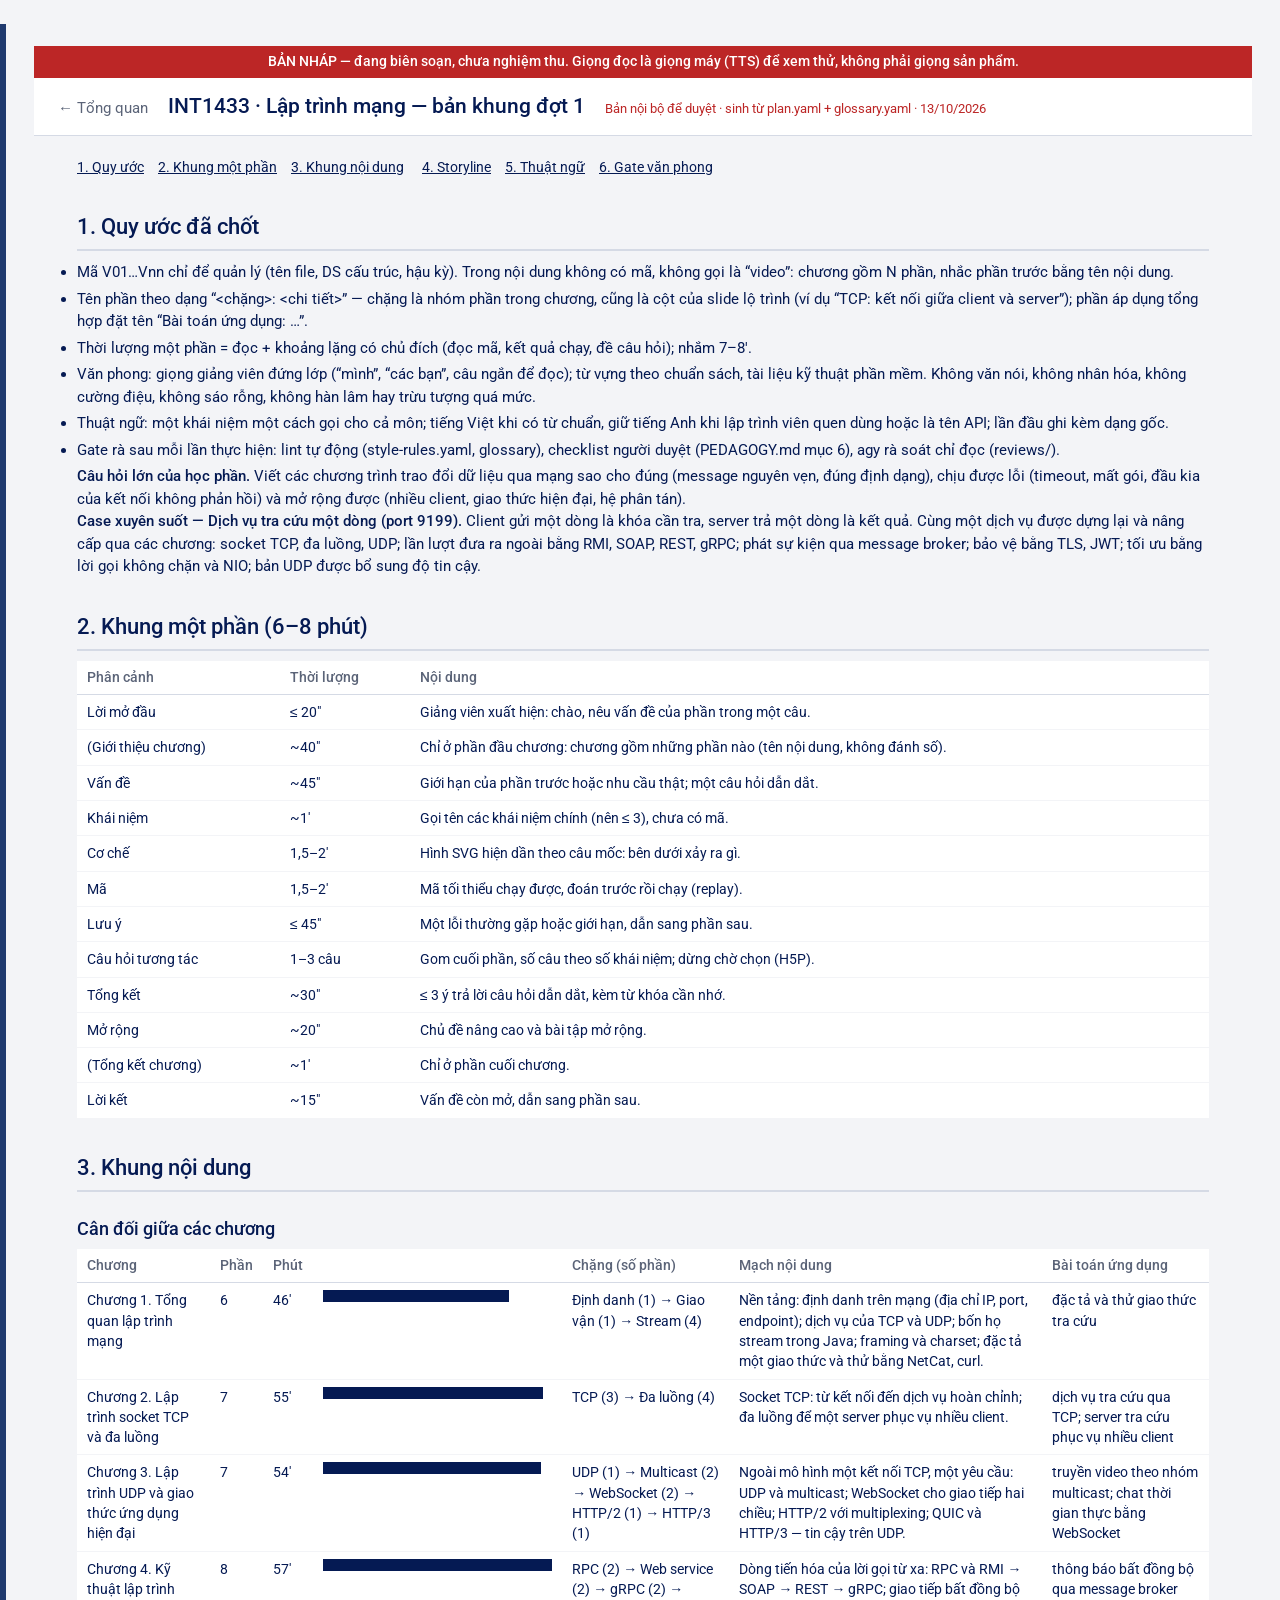
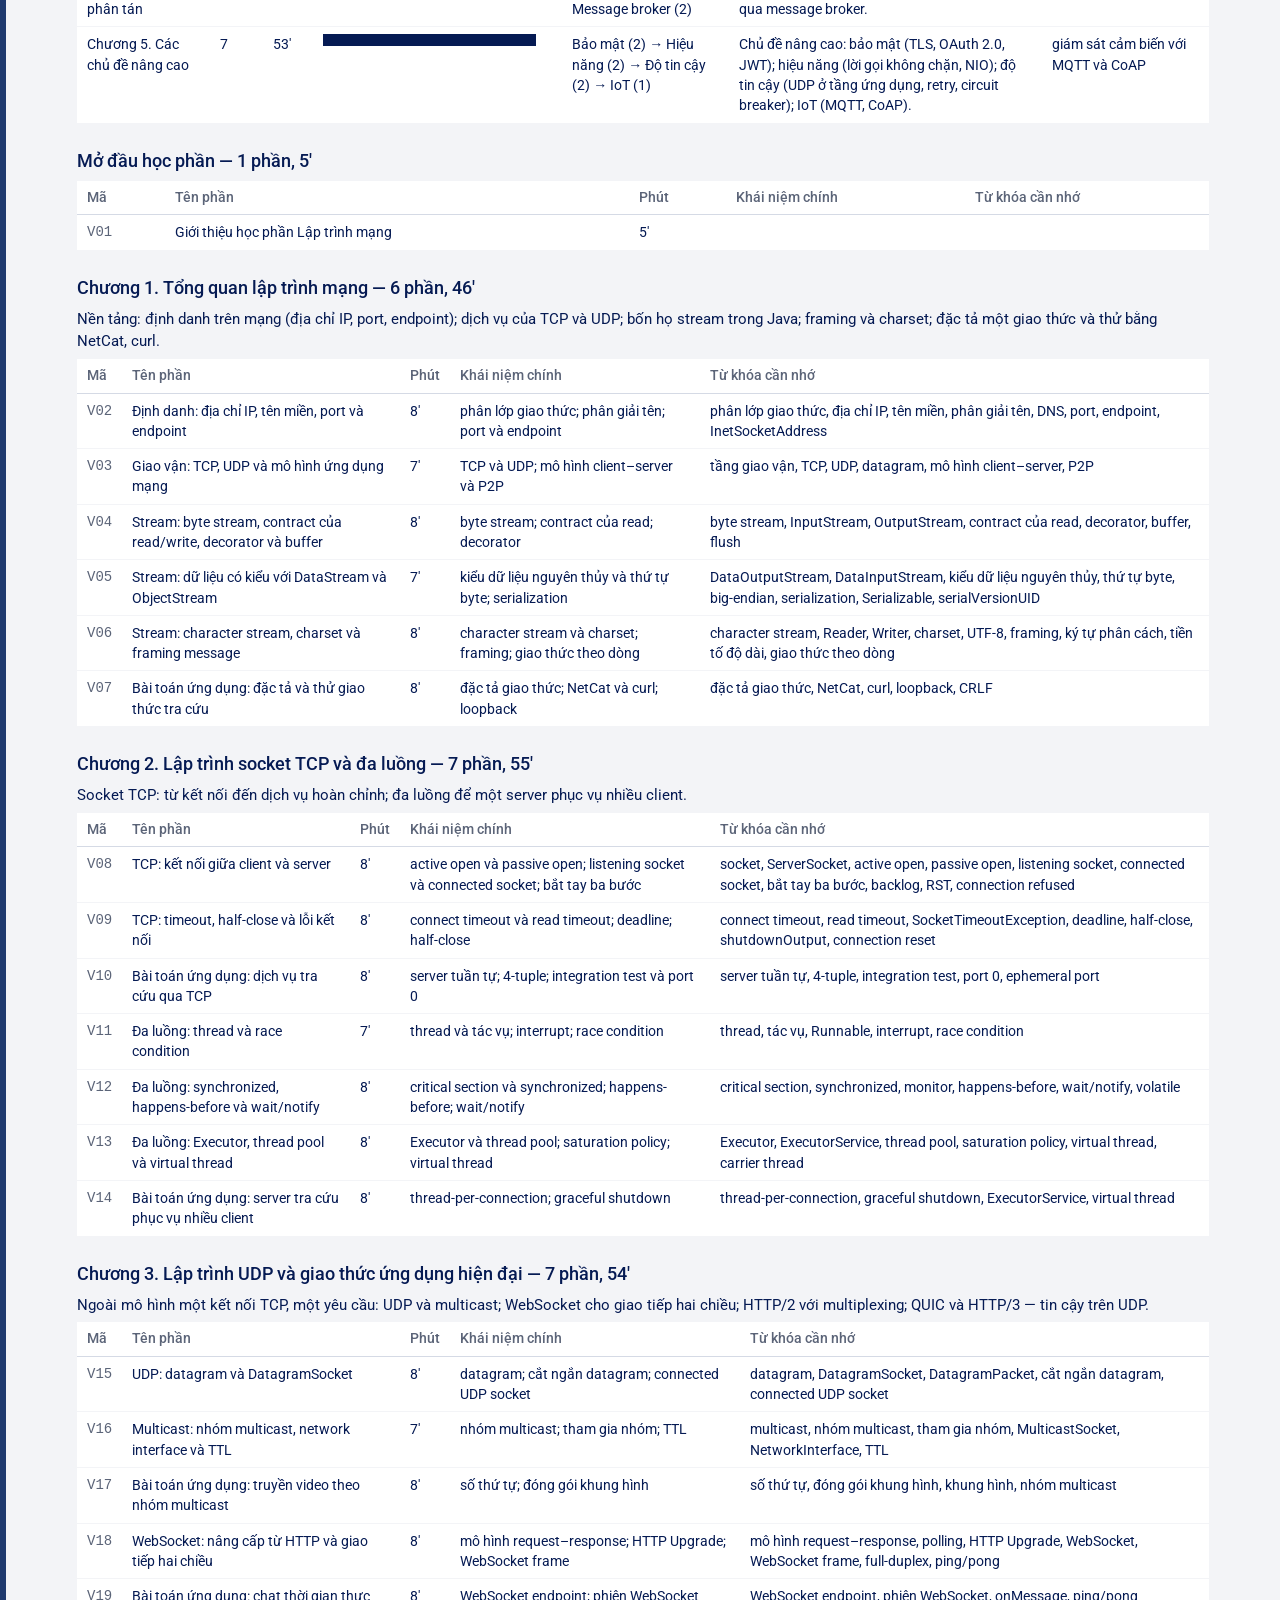
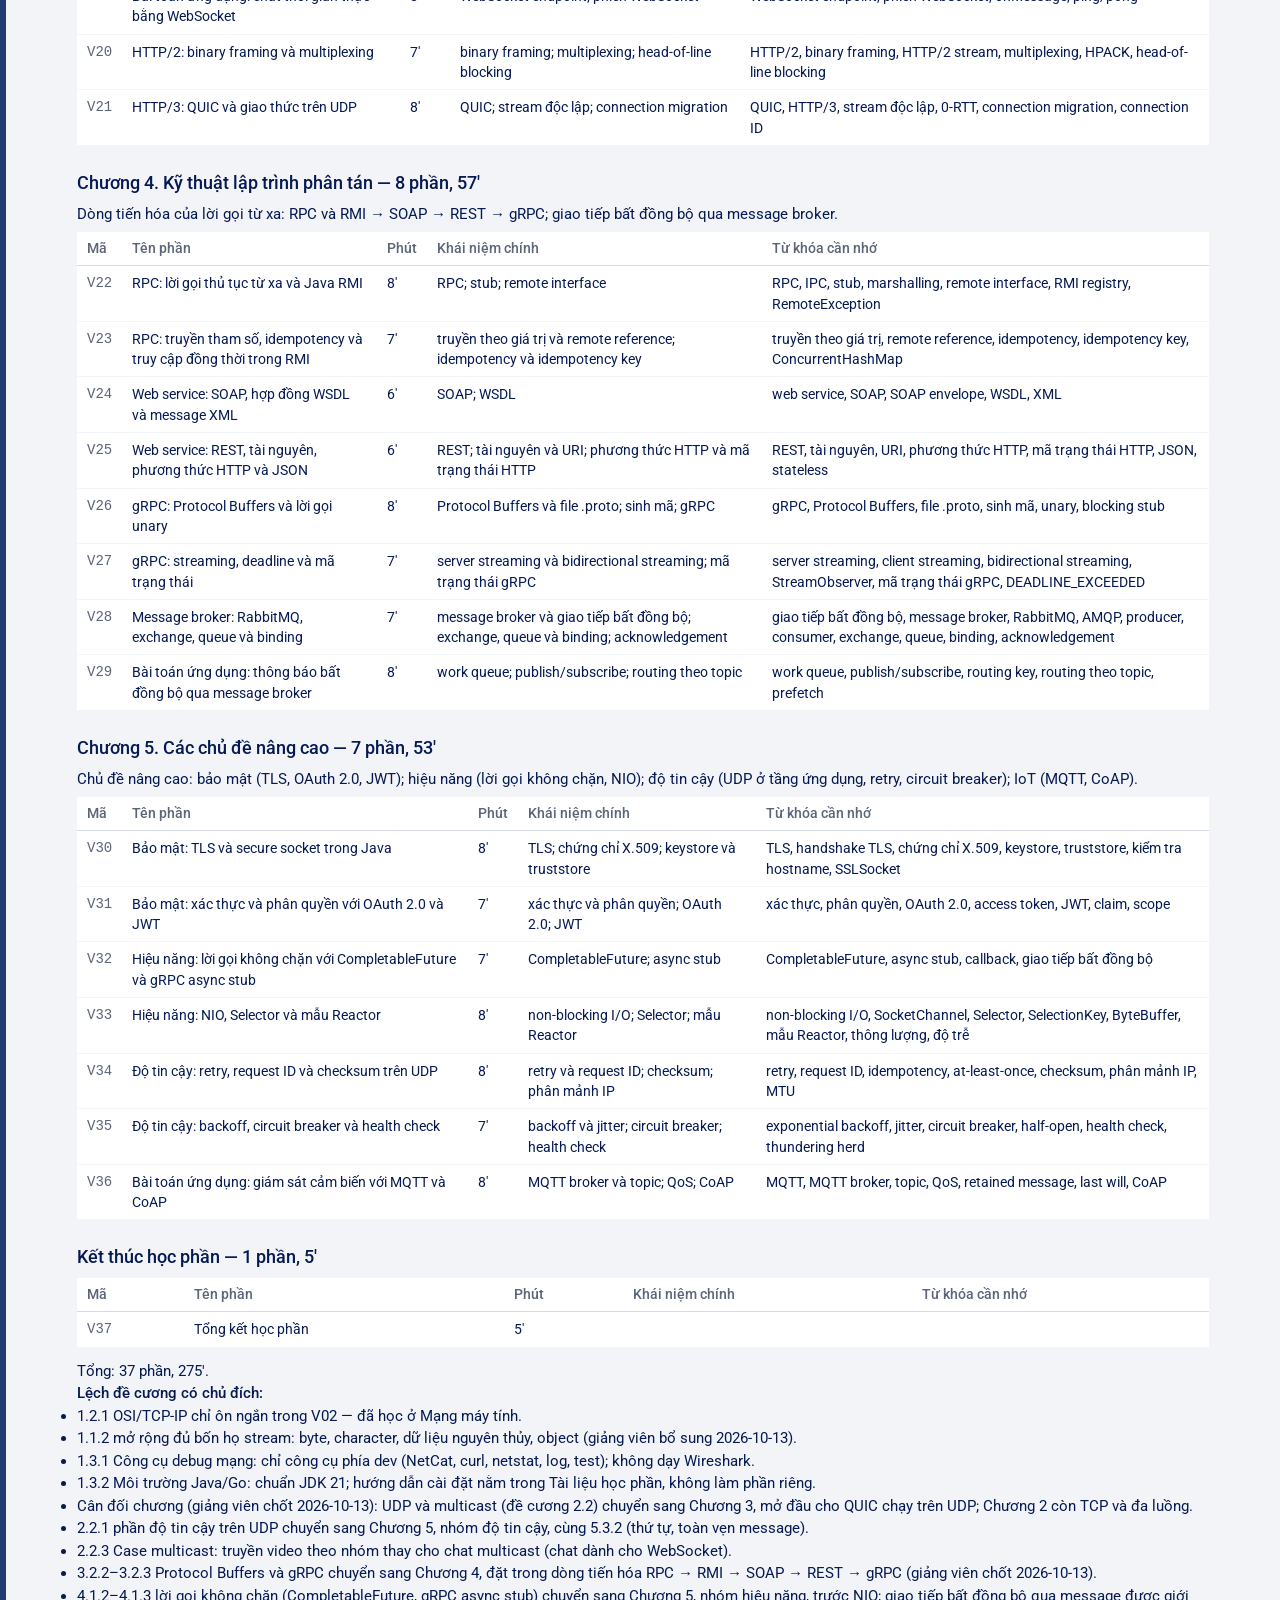
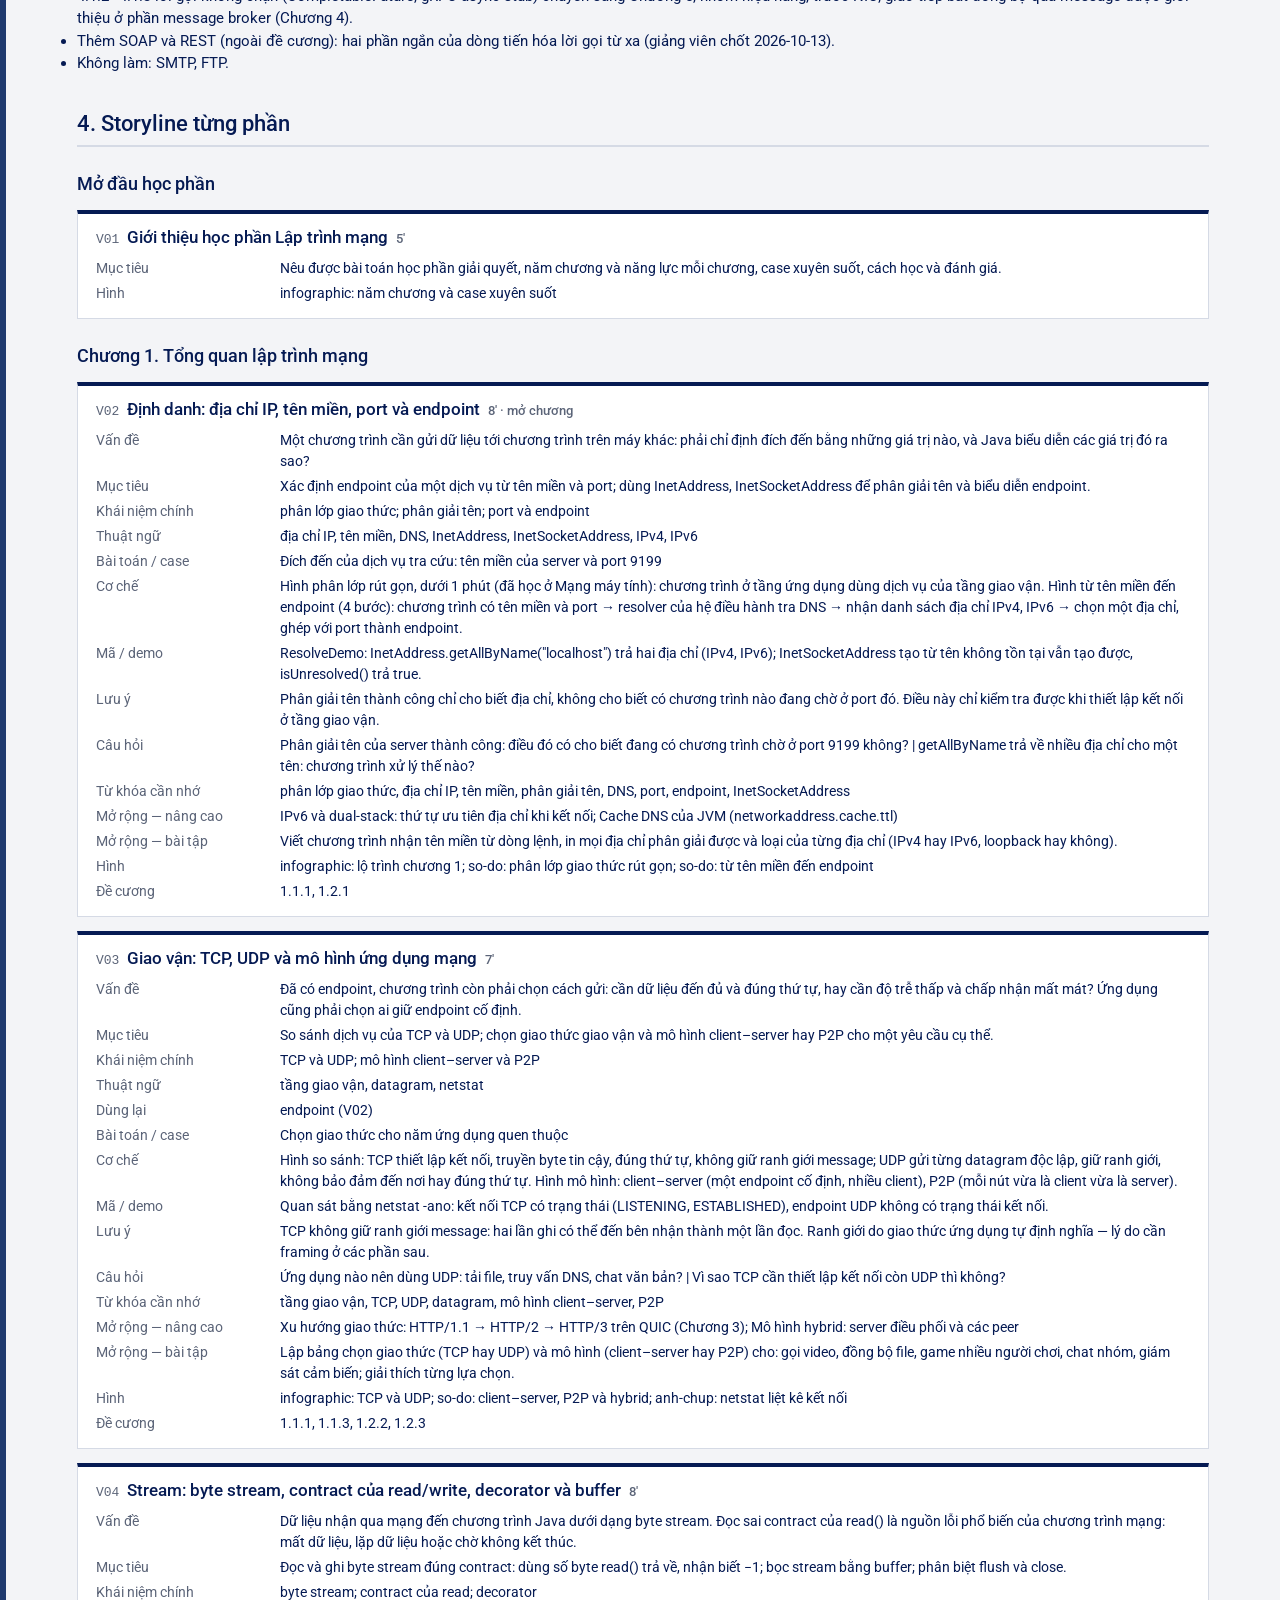
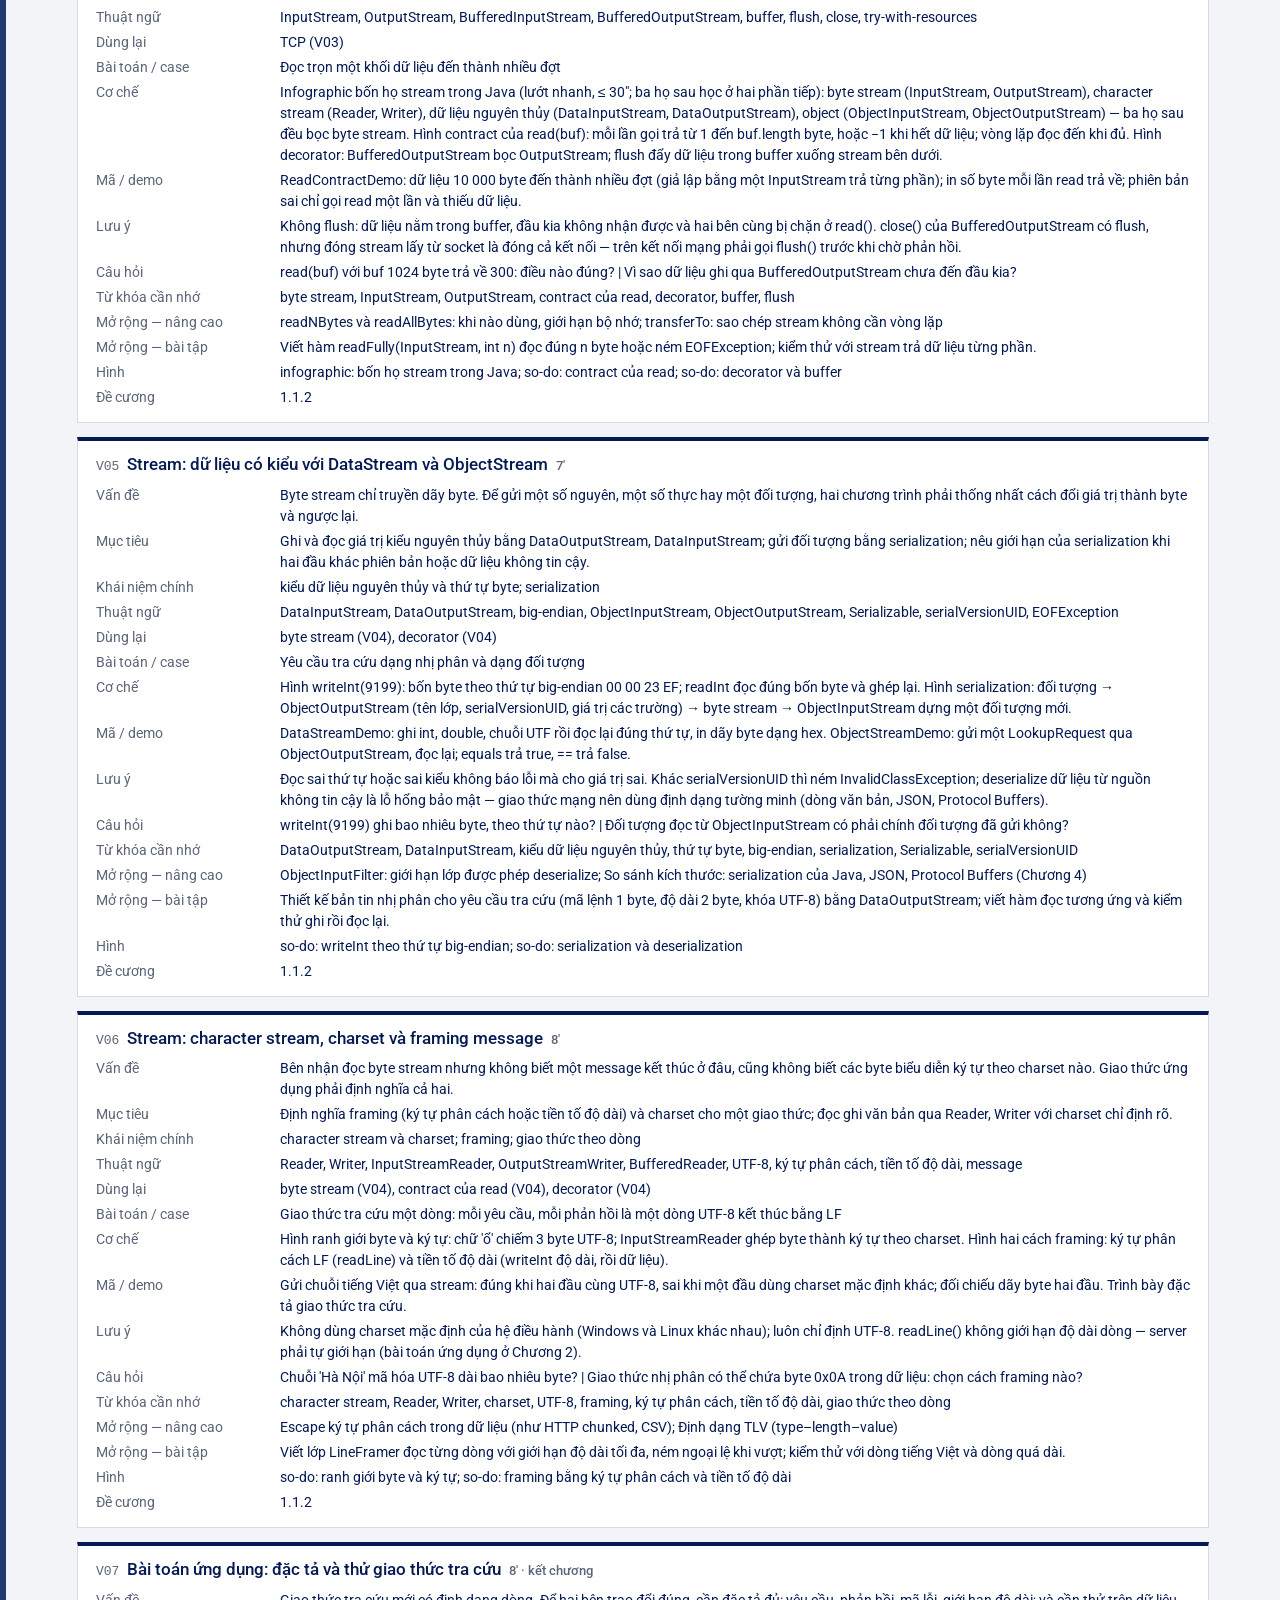
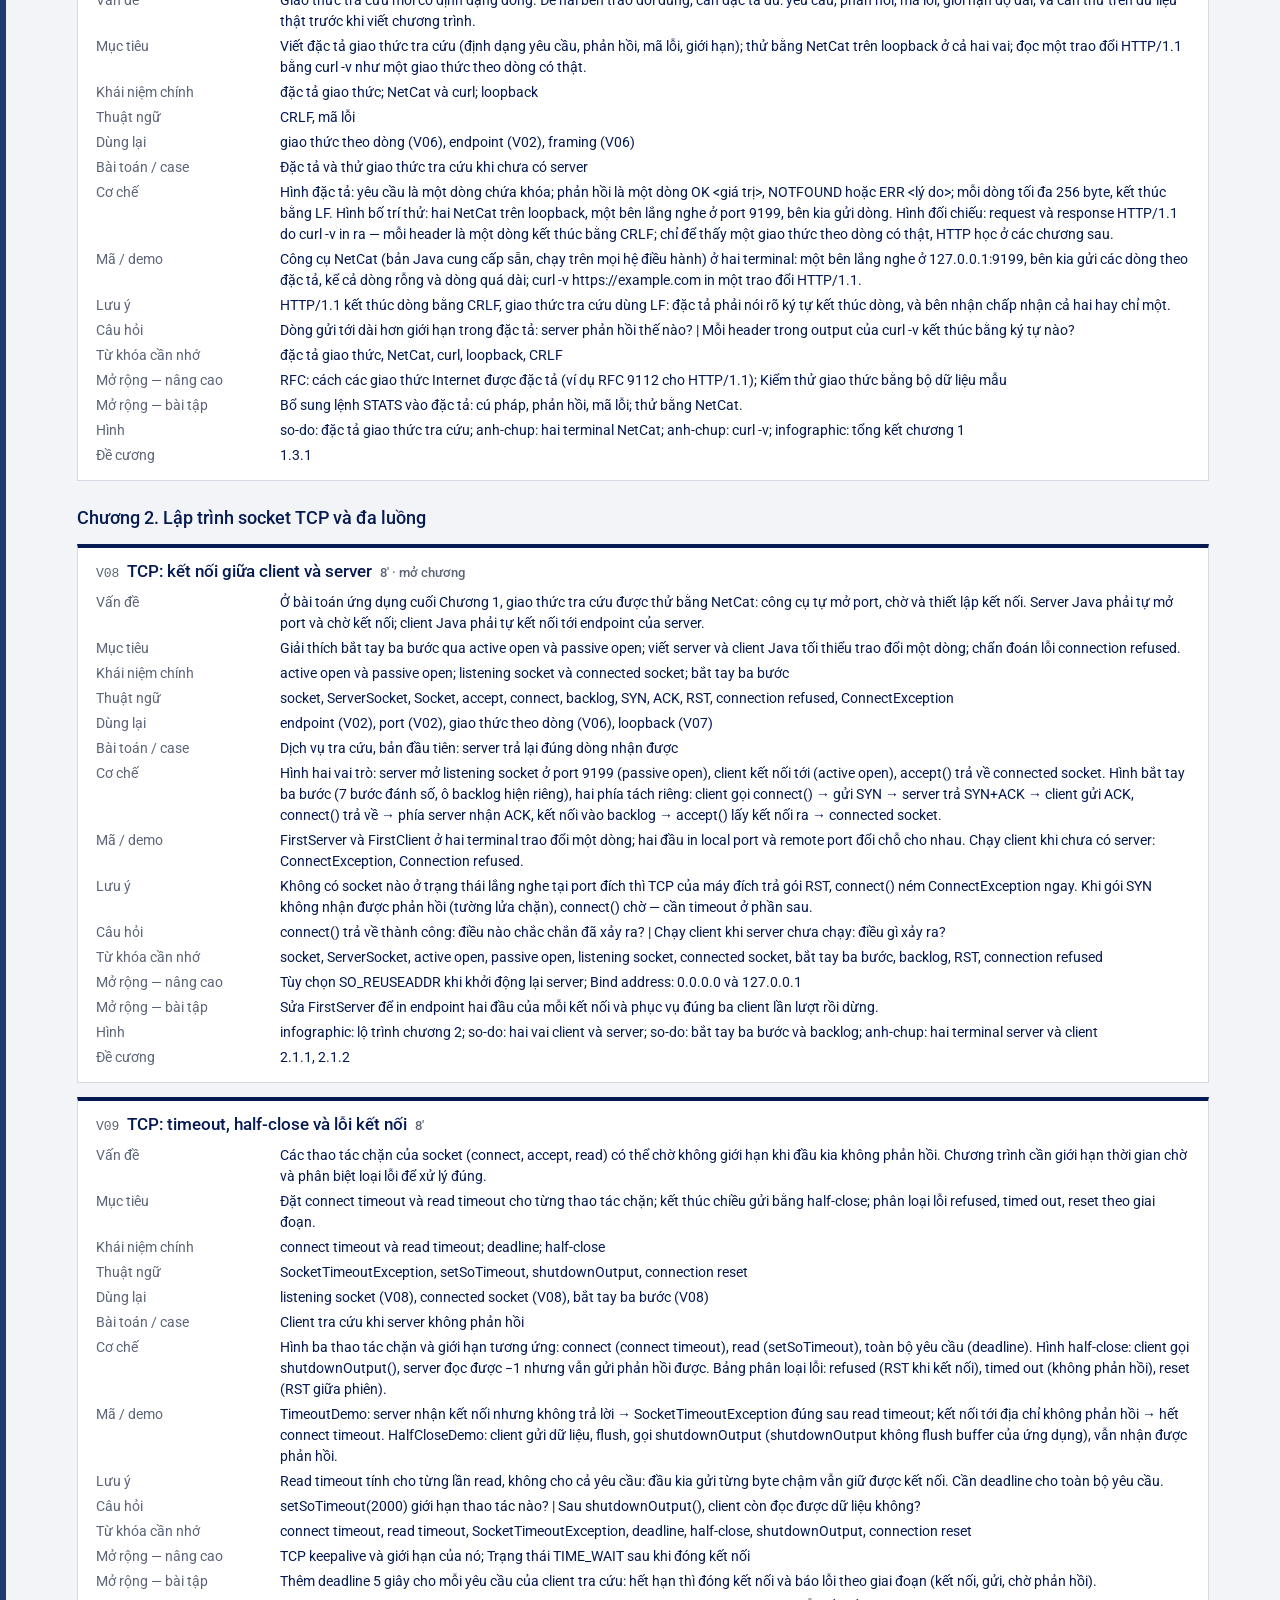
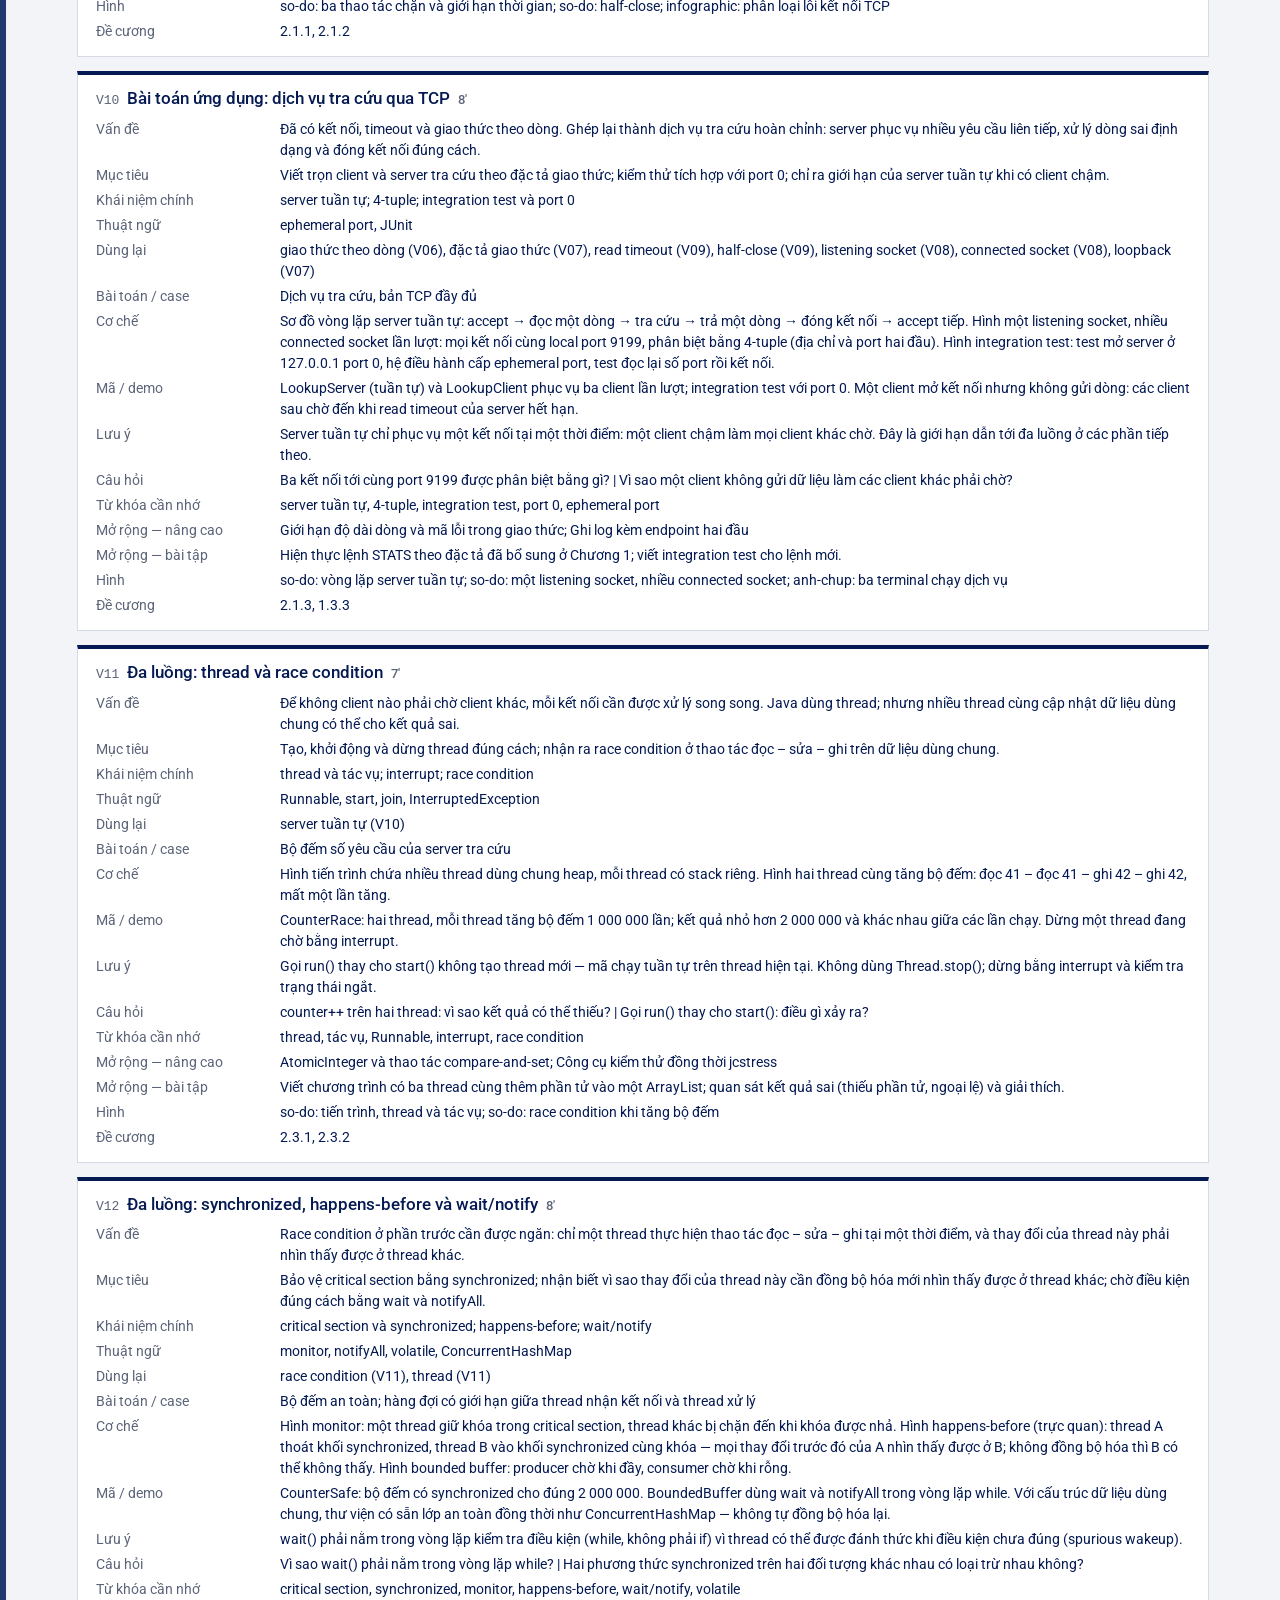
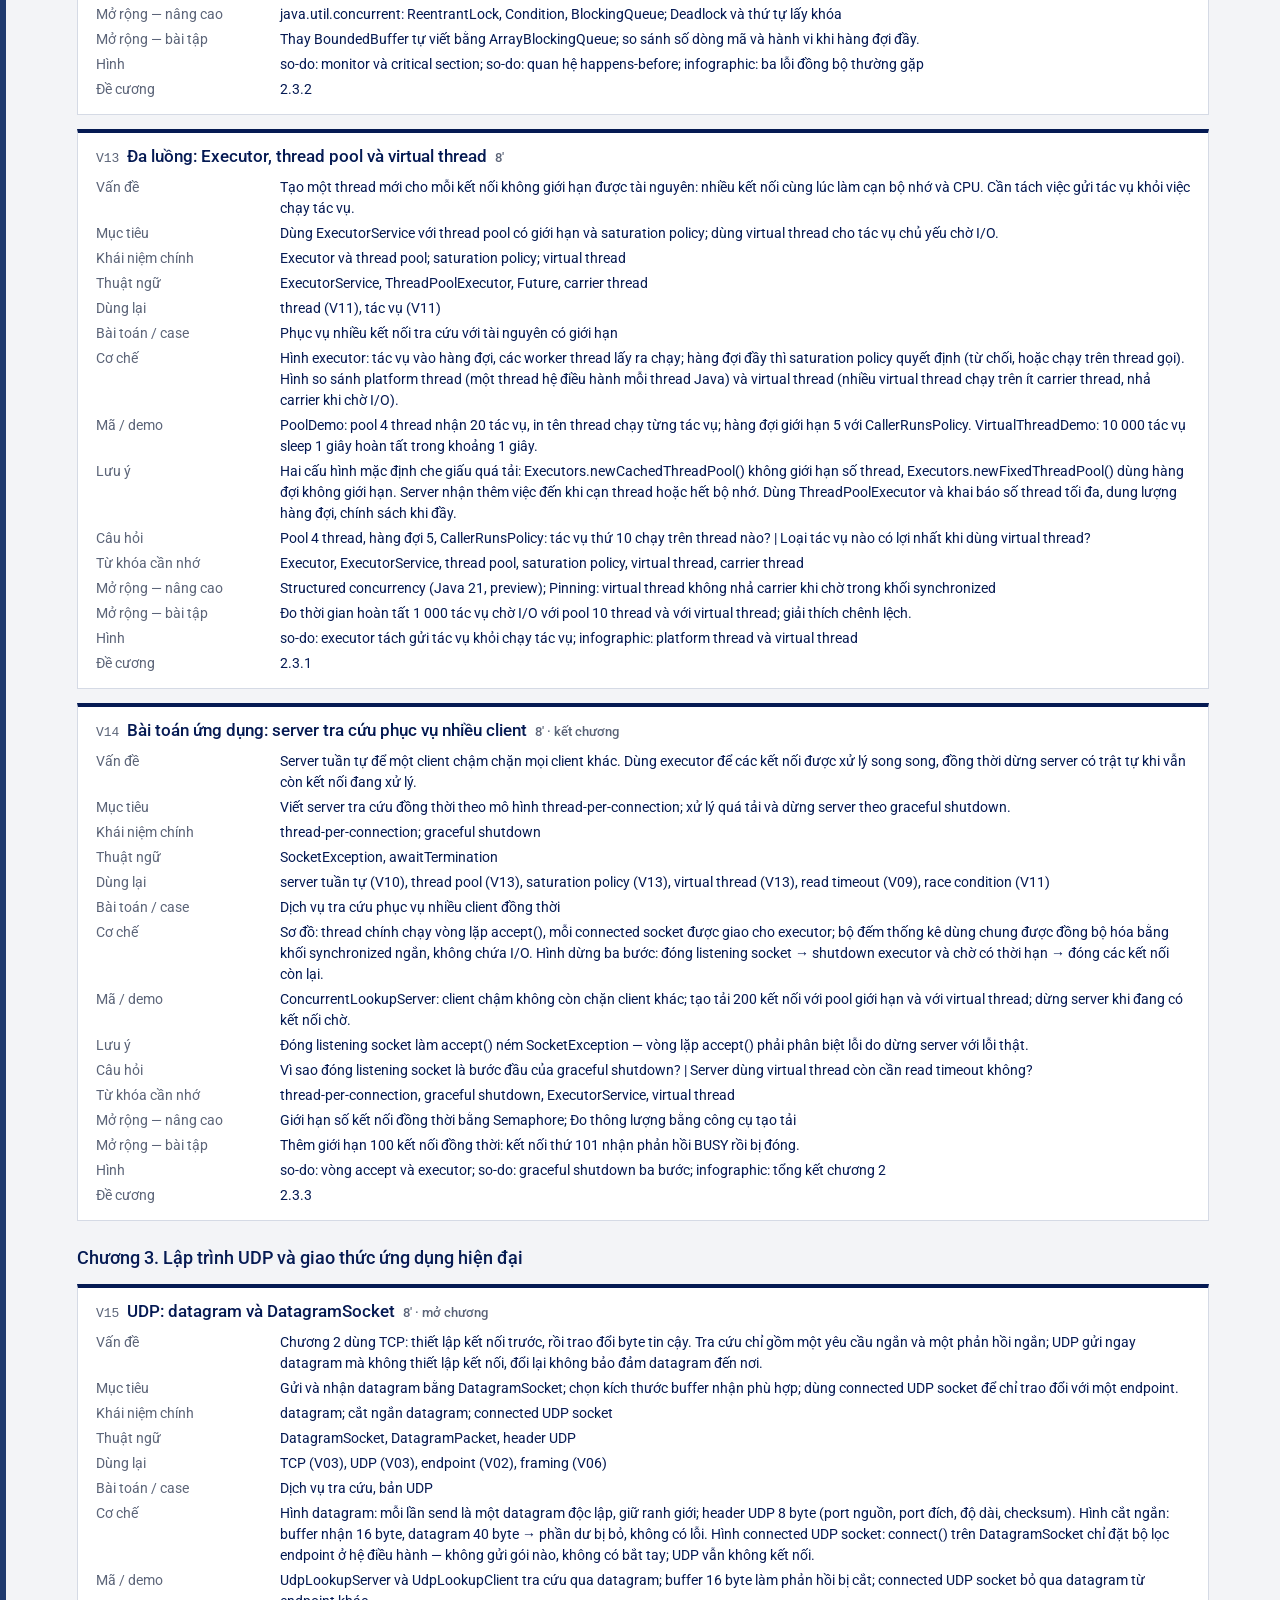
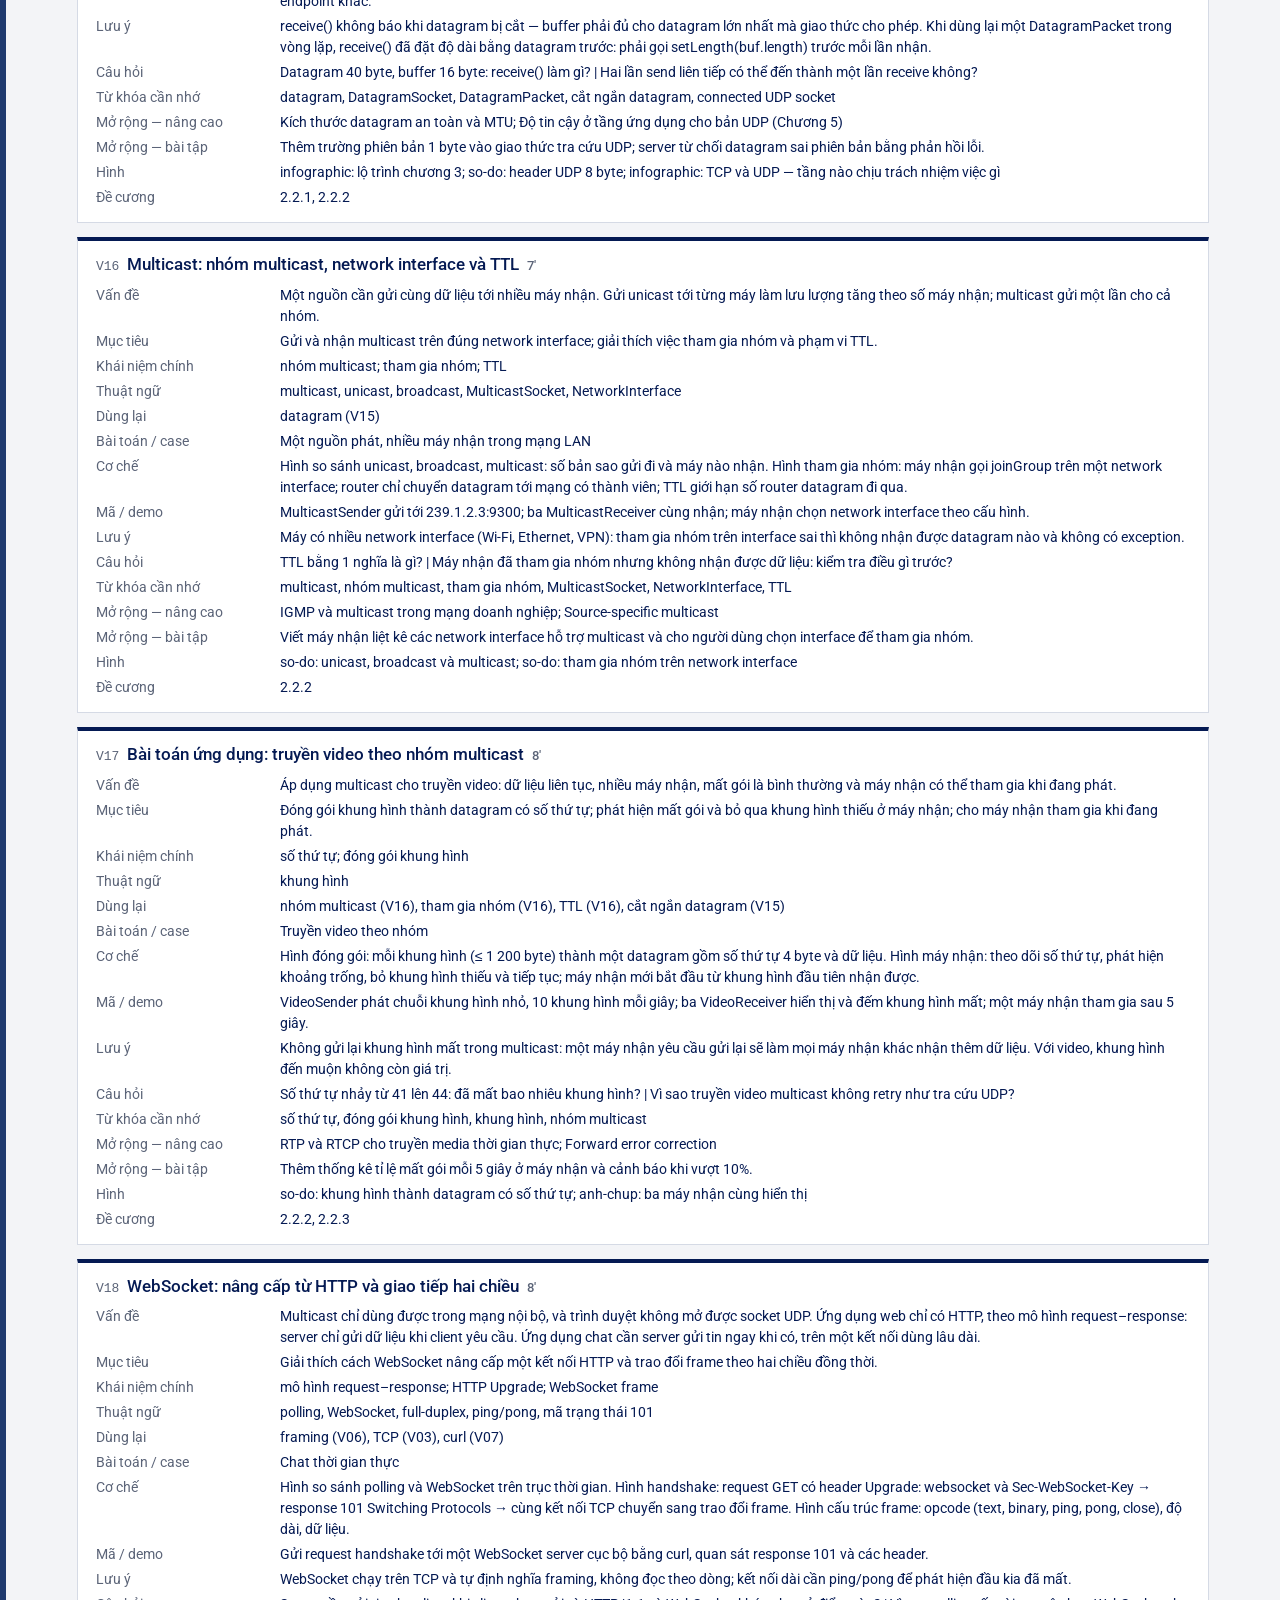
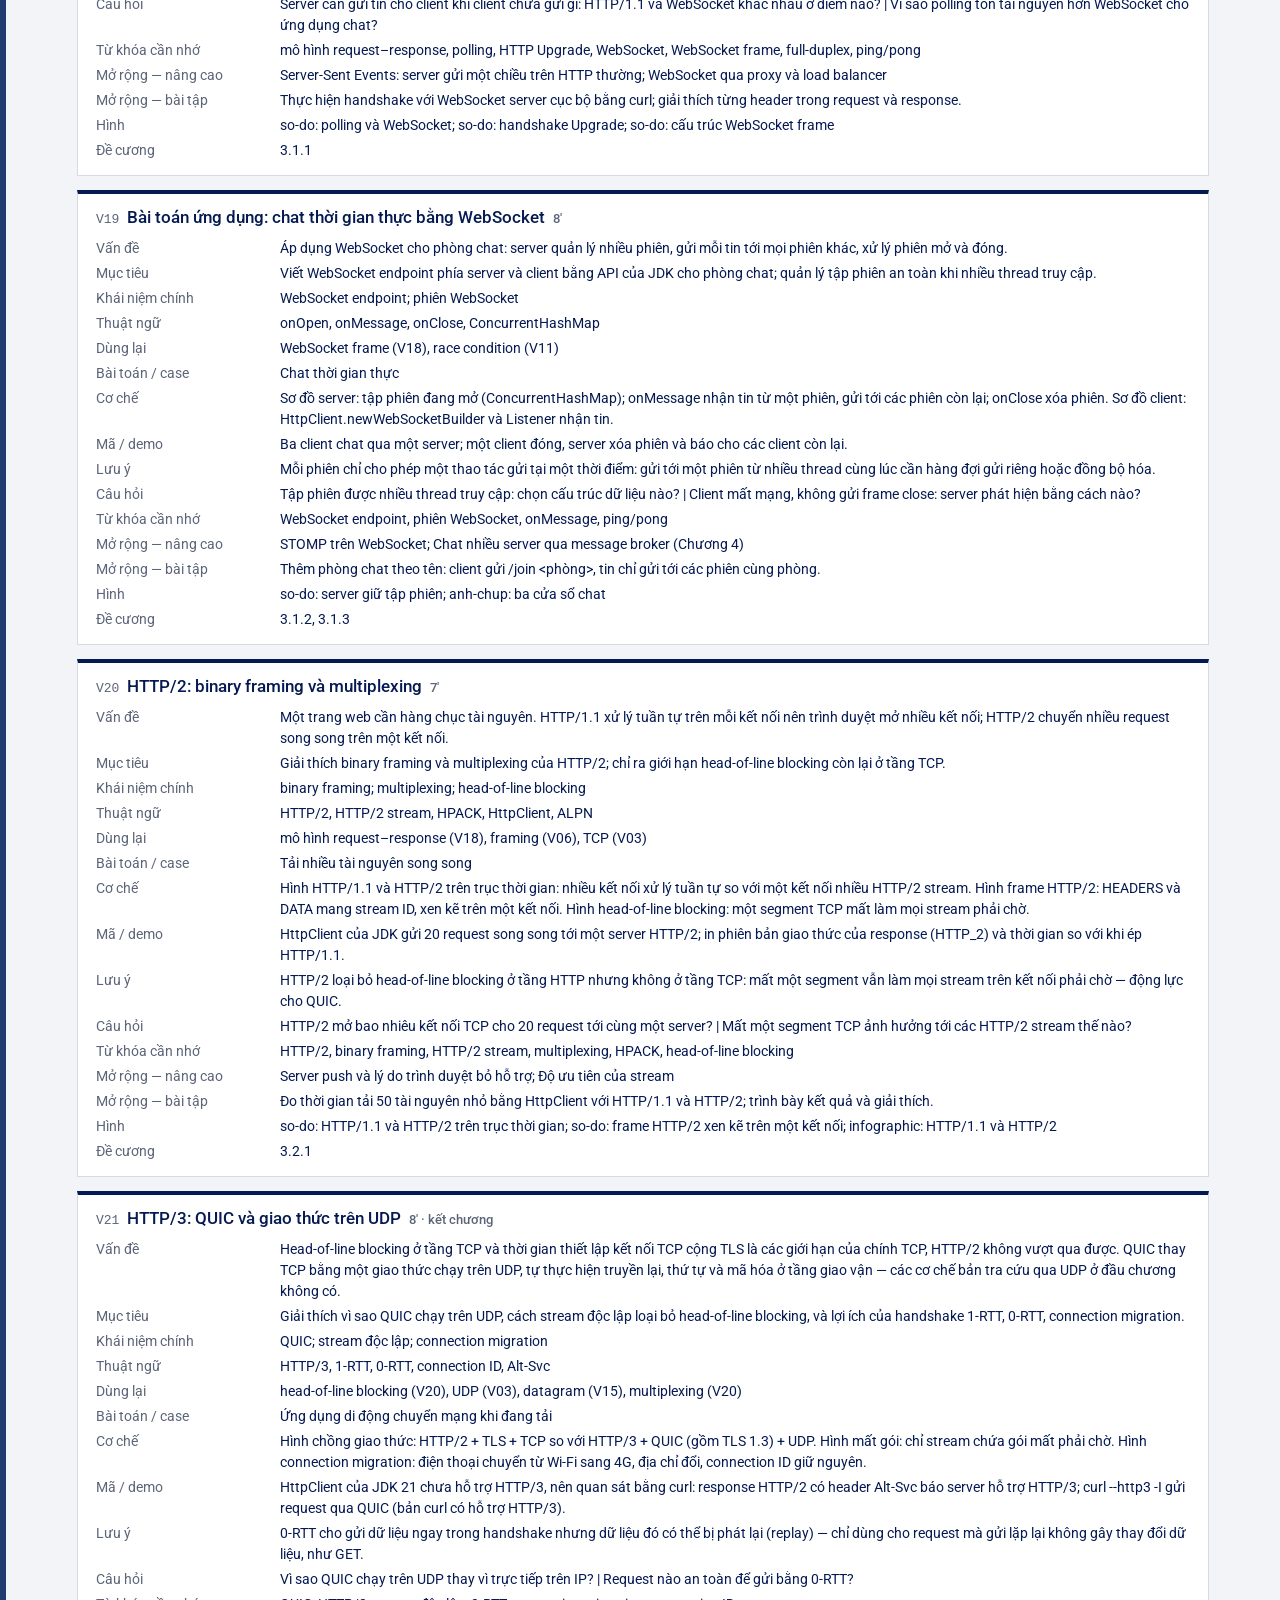
<file: docs/khung.html>
<!doctype html><html lang="vi"><head><meta name="robots" content="noindex, nofollow"><meta charset="utf-8"><meta name="viewport" content="width=device-width, initial-scale=1">
<title>INT1433 — bản khung để duyệt</title><link rel="stylesheet" href="assets/slide.css"><link rel="stylesheet" href="assets/player.css">
<style>
body.khung { font-family: 'Roboto', 'Segoe UI', sans-serif; color: #051A53; background: #F3F4F7; }
.khung main { max-width: 1180px; margin: 0 auto; padding: 20px 24px 60px; }
.khung h2 { font-size: 22px; font-weight: 500; margin: 34px 0 10px; border-bottom: 2px solid #D5DAE5; padding-bottom: 6px; }
.khung h3 { font-size: 18px; font-weight: 500; margin: 24px 0 8px; }
.khung p, .khung li { line-height: 1.5; font-size: 15px; }
.khung ul.quy-uoc li { margin: 4px 0; }
.khung table { width: 100%; border-collapse: collapse; background: #FFF; font-size: 14px; margin: 6px 0 12px; }
.khung th { text-align: left; font-weight: 500; color: #5B6478; padding: 7px 10px; border-bottom: 1px solid #D5DAE5; }
.khung td { padding: 7px 10px; border-bottom: 1px solid #F3F4F7; vertical-align: top; line-height: 1.45; }
.khung td.ma { font-family: Consolas, monospace; white-space: nowrap; color: #5B6478; }
.the-phan { background: #FFF; border: 1px solid #D5DAE5; border-top: 4px solid #051A53; padding: 12px 18px 6px; margin: 14px 0; }
.the-phan h4 { font-size: 17px; font-weight: 500; margin-bottom: 8px; }
.the-phan h4 span { font-family: Consolas, monospace; font-size: 13px; color: #5B6478; margin-right: 8px; }
.the-phan h4 em { font-style: normal; font-size: 13px; color: #5B6478; margin-left: 8px; }
.the-phan dl { display: grid; grid-template-columns: 170px 1fr; gap: 4px 14px; font-size: 14px; line-height: 1.5; margin-bottom: 8px; }
.the-phan dt { color: #5B6478; }
.trang-thai { font-size: 13px; color: #BC2626; }
.muc-luc a { color: #051A53; margin-right: 14px; font-size: 14px; }
</style></head><body class="khung"><div class="ban-nhap" style="position:sticky;top:0;z-index:99;background:#BC2626;color:#fff;font:500 14px/1.4 Roboto,Arial,sans-serif;padding:6px 16px;text-align:center"><b>BẢN NHÁP</b> — đang biên soạn, chưa nghiệm thu. Giọng đọc là giọng máy (TTS) để xem thử, không phải giọng sản phẩm.</div>
<header class="dau"><a href="index.html">← Tổng quan</a><h1>INT1433 · Lập trình mạng — bản khung đợt 1</h1>
<span class="nhan-noi-bo">Bản nội bộ để duyệt · sinh từ plan.yaml + glossary.yaml · 13/10/2026</span></header><main>
<p class="muc-luc"><a href="#quy-uoc">1. Quy ước</a><a href="#khung-bai">2. Khung một phần</a><a href="#khung-noi-dung">3. Khung nội dung</a>
<a href="#storyline">4. Storyline</a><a href="#thuat-ngu">5. Thuật ngữ</a><a href="#gate">6. Gate văn phong</a></p>
<h2 id="quy-uoc">1. Quy ước đã chốt</h2><ul class="quy-uoc"><li>Mã V01…Vnn chỉ để quản lý (tên file, DS cấu trúc, hậu kỳ). Trong nội dung không có mã, không gọi là “video”: chương gồm N phần, nhắc phần trước bằng tên nội dung.</li><li>Tên phần theo dạng “&lt;chặng&gt;: &lt;chi tiết&gt;” — chặng là nhóm phần trong chương, cũng là cột của slide lộ trình (ví dụ “TCP: kết nối giữa client và server”); phần áp dụng tổng hợp đặt tên “Bài toán ứng dụng: …”.</li><li>Thời lượng một phần = đọc + khoảng lặng có chủ đích (đọc mã, kết quả chạy, đề câu hỏi); nhắm 7–8′.</li><li>Văn phong: giọng giảng viên đứng lớp (“mình”, “các bạn”, câu ngắn để đọc); từ vựng theo chuẩn sách, tài liệu kỹ thuật phần mềm. Không văn nói, không nhân hóa, không cường điệu, không sáo rỗng, không hàn lâm hay trừu tượng quá mức.</li><li>Thuật ngữ: một khái niệm một cách gọi cho cả môn; tiếng Việt khi có từ chuẩn, giữ tiếng Anh khi lập trình viên quen dùng hoặc là tên API; lần đầu ghi kèm dạng gốc.</li><li>Gate rà sau mỗi lần thực hiện: lint tự động (style-rules.yaml, glossary), checklist người duyệt (PEDAGOGY.md mục 6), agy rà soát chỉ đọc (reviews/).</li></ul>
<p><b>Câu hỏi lớn của học phần.</b> Viết các chương trình trao đổi dữ liệu qua mạng sao cho đúng (message nguyên vẹn, đúng định dạng), chịu được lỗi (timeout, mất gói, đầu kia của kết nối không phản hồi) và mở rộng được (nhiều client, giao thức hiện đại, hệ phân tán).</p>
<p><b>Case xuyên suốt — Dịch vụ tra cứu một dòng (port 9199).</b> Client gửi một dòng là khóa cần tra, server trả một dòng là kết quả. Cùng một dịch vụ được dựng lại và nâng cấp qua các chương: socket TCP, đa luồng, UDP; lần lượt đưa ra ngoài bằng RMI, SOAP, REST, gRPC; phát sự kiện qua message broker; bảo vệ bằng TLS, JWT; tối ưu bằng lời gọi không chặn và NIO; bản UDP được bổ sung độ tin cậy.</p>
<h2 id="khung-bai">2. Khung một phần (6–8 phút)</h2><table><thead><tr><th>Phân cảnh</th><th>Thời lượng</th><th>Nội dung</th></tr></thead><tbody>
<tr><td>Lời mở đầu</td><td>≤ 20″</td><td>Giảng viên xuất hiện: chào, nêu vấn đề của phần trong một câu.</td></tr><tr><td>(Giới thiệu chương)</td><td>~40″</td><td>Chỉ ở phần đầu chương: chương gồm những phần nào (tên nội dung, không đánh số).</td></tr><tr><td>Vấn đề</td><td>~45″</td><td>Giới hạn của phần trước hoặc nhu cầu thật; một câu hỏi dẫn dắt.</td></tr><tr><td>Khái niệm</td><td>~1′</td><td>Gọi tên các khái niệm chính (nên ≤ 3), chưa có mã.</td></tr><tr><td>Cơ chế</td><td>1,5–2′</td><td>Hình SVG hiện dần theo câu mốc: bên dưới xảy ra gì.</td></tr><tr><td>Mã</td><td>1,5–2′</td><td>Mã tối thiểu chạy được, đoán trước rồi chạy (replay).</td></tr><tr><td>Lưu ý</td><td>≤ 45″</td><td>Một lỗi thường gặp hoặc giới hạn, dẫn sang phần sau.</td></tr><tr><td>Câu hỏi tương tác</td><td>1–3 câu</td><td>Gom cuối phần, số câu theo số khái niệm; dừng chờ chọn (H5P).</td></tr><tr><td>Tổng kết</td><td>~30″</td><td>≤ 3 ý trả lời câu hỏi dẫn dắt, kèm từ khóa cần nhớ.</td></tr><tr><td>Mở rộng</td><td>~20″</td><td>Chủ đề nâng cao và bài tập mở rộng.</td></tr><tr><td>(Tổng kết chương)</td><td>~1′</td><td>Chỉ ở phần cuối chương.</td></tr><tr><td>Lời kết</td><td>~15″</td><td>Vấn đề còn mở, dẫn sang phần sau.</td></tr></tbody></table>
<h2 id="khung-noi-dung">3. Khung nội dung</h2>
<h3>Cân đối giữa các chương</h3><table><thead><tr><th>Chương</th><th>Phần</th><th>Phút</th><th style='width:22%'></th><th>Chặng (số phần)</th><th>Mạch nội dung</th><th>Bài toán ứng dụng</th></tr></thead><tbody>
<tr><td>Chương 1. Tổng quan lập trình mạng</td><td>6</td><td>46′</td><td><div style='background:#051A53;height:12px;width:81%'></div></td><td>Định danh (1) → Giao vận (1) → Stream (4)</td><td>Nền tảng: định danh trên mạng (địa chỉ IP, port, endpoint); dịch vụ của TCP và UDP; bốn họ stream trong Java; framing và charset; đặc tả một giao thức và thử bằng NetCat, curl.</td><td>đặc tả và thử giao thức tra cứu</td></tr>
<tr><td>Chương 2. Lập trình socket TCP và đa luồng</td><td>7</td><td>55′</td><td><div style='background:#051A53;height:12px;width:96%'></div></td><td>TCP (3) → Đa luồng (4)</td><td>Socket TCP: từ kết nối đến dịch vụ hoàn chỉnh; đa luồng để một server phục vụ nhiều client.</td><td>dịch vụ tra cứu qua TCP; server tra cứu phục vụ nhiều client</td></tr>
<tr><td>Chương 3. Lập trình UDP và giao thức ứng dụng hiện đại</td><td>7</td><td>54′</td><td><div style='background:#051A53;height:12px;width:95%'></div></td><td>UDP (1) → Multicast (2) → WebSocket (2) → HTTP/2 (1) → HTTP/3 (1)</td><td>Ngoài mô hình một kết nối TCP, một yêu cầu: UDP và multicast; WebSocket cho giao tiếp hai chiều; HTTP/2 với multiplexing; QUIC và HTTP/3 — tin cậy trên UDP.</td><td>truyền video theo nhóm multicast; chat thời gian thực bằng WebSocket</td></tr>
<tr><td>Chương 4. Kỹ thuật lập trình phân tán</td><td>8</td><td>57′</td><td><div style='background:#051A53;height:12px;width:100%'></div></td><td>RPC (2) → Web service (2) → gRPC (2) → Message broker (2)</td><td>Dòng tiến hóa của lời gọi từ xa: RPC và RMI → SOAP → REST → gRPC; giao tiếp bất đồng bộ qua message broker.</td><td>thông báo bất đồng bộ qua message broker</td></tr>
<tr><td>Chương 5. Các chủ đề nâng cao</td><td>7</td><td>53′</td><td><div style='background:#051A53;height:12px;width:93%'></div></td><td>Bảo mật (2) → Hiệu năng (2) → Độ tin cậy (2) → IoT (1)</td><td>Chủ đề nâng cao: bảo mật (TLS, OAuth 2.0, JWT); hiệu năng (lời gọi không chặn, NIO); độ tin cậy (UDP ở tầng ứng dụng, retry, circuit breaker); IoT (MQTT, CoAP).</td><td>giám sát cảm biến với MQTT và CoAP</td></tr>
</tbody></table>
<h3>Mở đầu học phần — 1 phần, 5′</h3>
<table><thead><tr><th>Mã</th><th>Tên phần</th><th>Phút</th><th>Khái niệm chính</th><th>Từ khóa cần nhớ</th></tr></thead><tbody>
<tr><td class='ma'>V01</td><td>Giới thiệu học phần Lập trình mạng</td><td>5′</td><td></td><td></td></tr>
</tbody></table>
<h3>Chương 1. Tổng quan lập trình mạng — 6 phần, 46′</h3><p>Nền tảng: định danh trên mạng (địa chỉ IP, port, endpoint); dịch vụ của TCP và UDP; bốn họ stream trong Java; framing và charset; đặc tả một giao thức và thử bằng NetCat, curl.</p>
<table><thead><tr><th>Mã</th><th>Tên phần</th><th>Phút</th><th>Khái niệm chính</th><th>Từ khóa cần nhớ</th></tr></thead><tbody>
<tr><td class='ma'>V02</td><td>Định danh: địa chỉ IP, tên miền, port và endpoint</td><td>8′</td><td>phân lớp giao thức; phân giải tên; port và endpoint</td><td>phân lớp giao thức, địa chỉ IP, tên miền, phân giải tên, DNS, port, endpoint, InetSocketAddress</td></tr>
<tr><td class='ma'>V03</td><td>Giao vận: TCP, UDP và mô hình ứng dụng mạng</td><td>7′</td><td>TCP và UDP; mô hình client–server và P2P</td><td>tầng giao vận, TCP, UDP, datagram, mô hình client–server, P2P</td></tr>
<tr><td class='ma'>V04</td><td>Stream: byte stream, contract của read/write, decorator và buffer</td><td>8′</td><td>byte stream; contract của read; decorator</td><td>byte stream, InputStream, OutputStream, contract của read, decorator, buffer, flush</td></tr>
<tr><td class='ma'>V05</td><td>Stream: dữ liệu có kiểu với DataStream và ObjectStream</td><td>7′</td><td>kiểu dữ liệu nguyên thủy và thứ tự byte; serialization</td><td>DataOutputStream, DataInputStream, kiểu dữ liệu nguyên thủy, thứ tự byte, big-endian, serialization, Serializable, serialVersionUID</td></tr>
<tr><td class='ma'>V06</td><td>Stream: character stream, charset và framing message</td><td>8′</td><td>character stream và charset; framing; giao thức theo dòng</td><td>character stream, Reader, Writer, charset, UTF-8, framing, ký tự phân cách, tiền tố độ dài, giao thức theo dòng</td></tr>
<tr><td class='ma'>V07</td><td>Bài toán ứng dụng: đặc tả và thử giao thức tra cứu</td><td>8′</td><td>đặc tả giao thức; NetCat và curl; loopback</td><td>đặc tả giao thức, NetCat, curl, loopback, CRLF</td></tr>
</tbody></table>
<h3>Chương 2. Lập trình socket TCP và đa luồng — 7 phần, 55′</h3><p>Socket TCP: từ kết nối đến dịch vụ hoàn chỉnh; đa luồng để một server phục vụ nhiều client.</p>
<table><thead><tr><th>Mã</th><th>Tên phần</th><th>Phút</th><th>Khái niệm chính</th><th>Từ khóa cần nhớ</th></tr></thead><tbody>
<tr><td class='ma'>V08</td><td>TCP: kết nối giữa client và server</td><td>8′</td><td>active open và passive open; listening socket và connected socket; bắt tay ba bước</td><td>socket, ServerSocket, active open, passive open, listening socket, connected socket, bắt tay ba bước, backlog, RST, connection refused</td></tr>
<tr><td class='ma'>V09</td><td>TCP: timeout, half-close và lỗi kết nối</td><td>8′</td><td>connect timeout và read timeout; deadline; half-close</td><td>connect timeout, read timeout, SocketTimeoutException, deadline, half-close, shutdownOutput, connection reset</td></tr>
<tr><td class='ma'>V10</td><td>Bài toán ứng dụng: dịch vụ tra cứu qua TCP</td><td>8′</td><td>server tuần tự; 4-tuple; integration test và port 0</td><td>server tuần tự, 4-tuple, integration test, port 0, ephemeral port</td></tr>
<tr><td class='ma'>V11</td><td>Đa luồng: thread và race condition</td><td>7′</td><td>thread và tác vụ; interrupt; race condition</td><td>thread, tác vụ, Runnable, interrupt, race condition</td></tr>
<tr><td class='ma'>V12</td><td>Đa luồng: synchronized, happens-before và wait/notify</td><td>8′</td><td>critical section và synchronized; happens-before; wait/notify</td><td>critical section, synchronized, monitor, happens-before, wait/notify, volatile</td></tr>
<tr><td class='ma'>V13</td><td>Đa luồng: Executor, thread pool và virtual thread</td><td>8′</td><td>Executor và thread pool; saturation policy; virtual thread</td><td>Executor, ExecutorService, thread pool, saturation policy, virtual thread, carrier thread</td></tr>
<tr><td class='ma'>V14</td><td>Bài toán ứng dụng: server tra cứu phục vụ nhiều client</td><td>8′</td><td>thread-per-connection; graceful shutdown</td><td>thread-per-connection, graceful shutdown, ExecutorService, virtual thread</td></tr>
</tbody></table>
<h3>Chương 3. Lập trình UDP và giao thức ứng dụng hiện đại — 7 phần, 54′</h3><p>Ngoài mô hình một kết nối TCP, một yêu cầu: UDP và multicast; WebSocket cho giao tiếp hai chiều; HTTP/2 với multiplexing; QUIC và HTTP/3 — tin cậy trên UDP.</p>
<table><thead><tr><th>Mã</th><th>Tên phần</th><th>Phút</th><th>Khái niệm chính</th><th>Từ khóa cần nhớ</th></tr></thead><tbody>
<tr><td class='ma'>V15</td><td>UDP: datagram và DatagramSocket</td><td>8′</td><td>datagram; cắt ngắn datagram; connected UDP socket</td><td>datagram, DatagramSocket, DatagramPacket, cắt ngắn datagram, connected UDP socket</td></tr>
<tr><td class='ma'>V16</td><td>Multicast: nhóm multicast, network interface và TTL</td><td>7′</td><td>nhóm multicast; tham gia nhóm; TTL</td><td>multicast, nhóm multicast, tham gia nhóm, MulticastSocket, NetworkInterface, TTL</td></tr>
<tr><td class='ma'>V17</td><td>Bài toán ứng dụng: truyền video theo nhóm multicast</td><td>8′</td><td>số thứ tự; đóng gói khung hình</td><td>số thứ tự, đóng gói khung hình, khung hình, nhóm multicast</td></tr>
<tr><td class='ma'>V18</td><td>WebSocket: nâng cấp từ HTTP và giao tiếp hai chiều</td><td>8′</td><td>mô hình request–response; HTTP Upgrade; WebSocket frame</td><td>mô hình request–response, polling, HTTP Upgrade, WebSocket, WebSocket frame, full-duplex, ping/pong</td></tr>
<tr><td class='ma'>V19</td><td>Bài toán ứng dụng: chat thời gian thực bằng WebSocket</td><td>8′</td><td>WebSocket endpoint; phiên WebSocket</td><td>WebSocket endpoint, phiên WebSocket, onMessage, ping/pong</td></tr>
<tr><td class='ma'>V20</td><td>HTTP/2: binary framing và multiplexing</td><td>7′</td><td>binary framing; multiplexing; head-of-line blocking</td><td>HTTP/2, binary framing, HTTP/2 stream, multiplexing, HPACK, head-of-line blocking</td></tr>
<tr><td class='ma'>V21</td><td>HTTP/3: QUIC và giao thức trên UDP</td><td>8′</td><td>QUIC; stream độc lập; connection migration</td><td>QUIC, HTTP/3, stream độc lập, 0-RTT, connection migration, connection ID</td></tr>
</tbody></table>
<h3>Chương 4. Kỹ thuật lập trình phân tán — 8 phần, 57′</h3><p>Dòng tiến hóa của lời gọi từ xa: RPC và RMI → SOAP → REST → gRPC; giao tiếp bất đồng bộ qua message broker.</p>
<table><thead><tr><th>Mã</th><th>Tên phần</th><th>Phút</th><th>Khái niệm chính</th><th>Từ khóa cần nhớ</th></tr></thead><tbody>
<tr><td class='ma'>V22</td><td>RPC: lời gọi thủ tục từ xa và Java RMI</td><td>8′</td><td>RPC; stub; remote interface</td><td>RPC, IPC, stub, marshalling, remote interface, RMI registry, RemoteException</td></tr>
<tr><td class='ma'>V23</td><td>RPC: truyền tham số, idempotency và truy cập đồng thời trong RMI</td><td>7′</td><td>truyền theo giá trị và remote reference; idempotency và idempotency key</td><td>truyền theo giá trị, remote reference, idempotency, idempotency key, ConcurrentHashMap</td></tr>
<tr><td class='ma'>V24</td><td>Web service: SOAP, hợp đồng WSDL và message XML</td><td>6′</td><td>SOAP; WSDL</td><td>web service, SOAP, SOAP envelope, WSDL, XML</td></tr>
<tr><td class='ma'>V25</td><td>Web service: REST, tài nguyên, phương thức HTTP và JSON</td><td>6′</td><td>REST; tài nguyên và URI; phương thức HTTP và mã trạng thái HTTP</td><td>REST, tài nguyên, URI, phương thức HTTP, mã trạng thái HTTP, JSON, stateless</td></tr>
<tr><td class='ma'>V26</td><td>gRPC: Protocol Buffers và lời gọi unary</td><td>8′</td><td>Protocol Buffers và file .proto; sinh mã; gRPC</td><td>gRPC, Protocol Buffers, file .proto, sinh mã, unary, blocking stub</td></tr>
<tr><td class='ma'>V27</td><td>gRPC: streaming, deadline và mã trạng thái</td><td>7′</td><td>server streaming và bidirectional streaming; mã trạng thái gRPC</td><td>server streaming, client streaming, bidirectional streaming, StreamObserver, mã trạng thái gRPC, DEADLINE_EXCEEDED</td></tr>
<tr><td class='ma'>V28</td><td>Message broker: RabbitMQ, exchange, queue và binding</td><td>7′</td><td>message broker và giao tiếp bất đồng bộ; exchange, queue và binding; acknowledgement</td><td>giao tiếp bất đồng bộ, message broker, RabbitMQ, AMQP, producer, consumer, exchange, queue, binding, acknowledgement</td></tr>
<tr><td class='ma'>V29</td><td>Bài toán ứng dụng: thông báo bất đồng bộ qua message broker</td><td>8′</td><td>work queue; publish/subscribe; routing theo topic</td><td>work queue, publish/subscribe, routing key, routing theo topic, prefetch</td></tr>
</tbody></table>
<h3>Chương 5. Các chủ đề nâng cao — 7 phần, 53′</h3><p>Chủ đề nâng cao: bảo mật (TLS, OAuth 2.0, JWT); hiệu năng (lời gọi không chặn, NIO); độ tin cậy (UDP ở tầng ứng dụng, retry, circuit breaker); IoT (MQTT, CoAP).</p>
<table><thead><tr><th>Mã</th><th>Tên phần</th><th>Phút</th><th>Khái niệm chính</th><th>Từ khóa cần nhớ</th></tr></thead><tbody>
<tr><td class='ma'>V30</td><td>Bảo mật: TLS và secure socket trong Java</td><td>8′</td><td>TLS; chứng chỉ X.509; keystore và truststore</td><td>TLS, handshake TLS, chứng chỉ X.509, keystore, truststore, kiểm tra hostname, SSLSocket</td></tr>
<tr><td class='ma'>V31</td><td>Bảo mật: xác thực và phân quyền với OAuth 2.0 và JWT</td><td>7′</td><td>xác thực và phân quyền; OAuth 2.0; JWT</td><td>xác thực, phân quyền, OAuth 2.0, access token, JWT, claim, scope</td></tr>
<tr><td class='ma'>V32</td><td>Hiệu năng: lời gọi không chặn với CompletableFuture và gRPC async stub</td><td>7′</td><td>CompletableFuture; async stub</td><td>CompletableFuture, async stub, callback, giao tiếp bất đồng bộ</td></tr>
<tr><td class='ma'>V33</td><td>Hiệu năng: NIO, Selector và mẫu Reactor</td><td>8′</td><td>non-blocking I/O; Selector; mẫu Reactor</td><td>non-blocking I/O, SocketChannel, Selector, SelectionKey, ByteBuffer, mẫu Reactor, thông lượng, độ trễ</td></tr>
<tr><td class='ma'>V34</td><td>Độ tin cậy: retry, request ID và checksum trên UDP</td><td>8′</td><td>retry và request ID; checksum; phân mảnh IP</td><td>retry, request ID, idempotency, at-least-once, checksum, phân mảnh IP, MTU</td></tr>
<tr><td class='ma'>V35</td><td>Độ tin cậy: backoff, circuit breaker và health check</td><td>7′</td><td>backoff và jitter; circuit breaker; health check</td><td>exponential backoff, jitter, circuit breaker, half-open, health check, thundering herd</td></tr>
<tr><td class='ma'>V36</td><td>Bài toán ứng dụng: giám sát cảm biến với MQTT và CoAP</td><td>8′</td><td>MQTT broker và topic; QoS; CoAP</td><td>MQTT, MQTT broker, topic, QoS, retained message, last will, CoAP</td></tr>
</tbody></table>
<h3>Kết thúc học phần — 1 phần, 5′</h3>
<table><thead><tr><th>Mã</th><th>Tên phần</th><th>Phút</th><th>Khái niệm chính</th><th>Từ khóa cần nhớ</th></tr></thead><tbody>
<tr><td class='ma'>V37</td><td>Tổng kết học phần</td><td>5′</td><td></td><td></td></tr>
</tbody></table>
<p>Tổng: 37 phần, 275′.</p>
<p><b>Lệch đề cương có chủ đích:</b></p><ul><li>1.2.1 OSI/TCP-IP chỉ ôn ngắn trong V02 — đã học ở Mạng máy tính.</li><li>1.1.2 mở rộng đủ bốn họ stream: byte, character, dữ liệu nguyên thủy, object (giảng viên bổ sung 2026-10-13).</li><li>1.3.1 Công cụ debug mạng: chỉ công cụ phía dev (NetCat, curl, netstat, log, test); không dạy Wireshark.</li><li>1.3.2 Môi trường Java/Go: chuẩn JDK 21; hướng dẫn cài đặt nằm trong Tài liệu học phần, không làm phần riêng.</li><li>Cân đối chương (giảng viên chốt 2026-10-13): UDP và multicast (đề cương 2.2) chuyển sang Chương 3, mở đầu cho QUIC chạy trên UDP; Chương 2 còn TCP và đa luồng.</li><li>2.2.1 phần độ tin cậy trên UDP chuyển sang Chương 5, nhóm độ tin cậy, cùng 5.3.2 (thứ tự, toàn vẹn message).</li><li>2.2.3 Case multicast: truyền video theo nhóm thay cho chat multicast (chat dành cho WebSocket).</li><li>3.2.2–3.2.3 Protocol Buffers và gRPC chuyển sang Chương 4, đặt trong dòng tiến hóa RPC → RMI → SOAP → REST → gRPC (giảng viên chốt 2026-10-13).</li><li>4.1.2–4.1.3 lời gọi không chặn (CompletableFuture, gRPC async stub) chuyển sang Chương 5, nhóm hiệu năng, trước NIO; giao tiếp bất đồng bộ qua message được giới thiệu ở phần message broker (Chương 4).</li><li>Thêm SOAP và REST (ngoài đề cương): hai phần ngắn của dòng tiến hóa lời gọi từ xa (giảng viên chốt 2026-10-13).</li><li>Không làm: SMTP, FTP.</li></ul>
<h2 id="storyline">4. Storyline từng phần</h2>
<h3>Mở đầu học phần</h3>
<div class='the-phan' id='V01'><h4><span>V01</span>Giới thiệu học phần Lập trình mạng<em>5′</em></h4><dl><dt>Mục tiêu</dt><dd>Nêu được bài toán học phần giải quyết, năm chương và năng lực mỗi chương, case xuyên suốt, cách học và đánh giá.</dd><dt>Hình</dt><dd>infographic: năm chương và case xuyên suốt</dd></dl></div>
<h3>Chương 1. Tổng quan lập trình mạng</h3>
<div class='the-phan' id='V02'><h4><span>V02</span>Định danh: địa chỉ IP, tên miền, port và endpoint<em>8′ · mở chương</em></h4><dl><dt>Vấn đề</dt><dd>Một chương trình cần gửi dữ liệu tới chương trình trên máy khác: phải chỉ định đích đến bằng những giá trị nào, và Java biểu diễn các giá trị đó ra sao?</dd><dt>Mục tiêu</dt><dd>Xác định endpoint của một dịch vụ từ tên miền và port; dùng InetAddress, InetSocketAddress để phân giải tên và biểu diễn endpoint.</dd><dt>Khái niệm chính</dt><dd>phân lớp giao thức; phân giải tên; port và endpoint</dd><dt>Thuật ngữ</dt><dd>địa chỉ IP, tên miền, DNS, InetAddress, InetSocketAddress, IPv4, IPv6</dd><dt>Bài toán / case</dt><dd>Đích đến của dịch vụ tra cứu: tên miền của server và port 9199</dd><dt>Cơ chế</dt><dd>Hình phân lớp rút gọn, dưới 1 phút (đã học ở Mạng máy tính): chương trình ở tầng ứng dụng dùng dịch vụ của tầng giao vận. Hình từ tên miền đến endpoint (4 bước): chương trình có tên miền và port → resolver của hệ điều hành tra DNS → nhận danh sách địa chỉ IPv4, IPv6 → chọn một địa chỉ, ghép với port thành endpoint.</dd><dt>Mã / demo</dt><dd>ResolveDemo: InetAddress.getAllByName(&quot;localhost&quot;) trả hai địa chỉ (IPv4, IPv6); InetSocketAddress tạo từ tên không tồn tại vẫn tạo được, isUnresolved() trả true.</dd><dt>Lưu ý</dt><dd>Phân giải tên thành công chỉ cho biết địa chỉ, không cho biết có chương trình nào đang chờ ở port đó. Điều này chỉ kiểm tra được khi thiết lập kết nối ở tầng giao vận.</dd><dt>Câu hỏi</dt><dd>Phân giải tên của server thành công: điều đó có cho biết đang có chương trình chờ ở port 9199 không? | getAllByName trả về nhiều địa chỉ cho một tên: chương trình xử lý thế nào?</dd><dt>Từ khóa cần nhớ</dt><dd>phân lớp giao thức, địa chỉ IP, tên miền, phân giải tên, DNS, port, endpoint, InetSocketAddress</dd><dt>Mở rộng — nâng cao</dt><dd>IPv6 và dual-stack: thứ tự ưu tiên địa chỉ khi kết nối; Cache DNS của JVM (networkaddress.cache.ttl)</dd><dt>Mở rộng — bài tập</dt><dd>Viết chương trình nhận tên miền từ dòng lệnh, in mọi địa chỉ phân giải được và loại của từng địa chỉ (IPv4 hay IPv6, loopback hay không).</dd><dt>Hình</dt><dd>infographic: lộ trình chương 1; so-do: phân lớp giao thức rút gọn; so-do: từ tên miền đến endpoint</dd><dt>Đề cương</dt><dd>1.1.1, 1.2.1</dd></dl></div>
<div class='the-phan' id='V03'><h4><span>V03</span>Giao vận: TCP, UDP và mô hình ứng dụng mạng<em>7′</em></h4><dl><dt>Vấn đề</dt><dd>Đã có endpoint, chương trình còn phải chọn cách gửi: cần dữ liệu đến đủ và đúng thứ tự, hay cần độ trễ thấp và chấp nhận mất mát? Ứng dụng cũng phải chọn ai giữ endpoint cố định.</dd><dt>Mục tiêu</dt><dd>So sánh dịch vụ của TCP và UDP; chọn giao thức giao vận và mô hình client–server hay P2P cho một yêu cầu cụ thể.</dd><dt>Khái niệm chính</dt><dd>TCP và UDP; mô hình client–server và P2P</dd><dt>Thuật ngữ</dt><dd>tầng giao vận, datagram, netstat</dd><dt>Dùng lại</dt><dd>endpoint (V02)</dd><dt>Bài toán / case</dt><dd>Chọn giao thức cho năm ứng dụng quen thuộc</dd><dt>Cơ chế</dt><dd>Hình so sánh: TCP thiết lập kết nối, truyền byte tin cậy, đúng thứ tự, không giữ ranh giới message; UDP gửi từng datagram độc lập, giữ ranh giới, không bảo đảm đến nơi hay đúng thứ tự. Hình mô hình: client–server (một endpoint cố định, nhiều client), P2P (mỗi nút vừa là client vừa là server).</dd><dt>Mã / demo</dt><dd>Quan sát bằng netstat -ano: kết nối TCP có trạng thái (LISTENING, ESTABLISHED), endpoint UDP không có trạng thái kết nối.</dd><dt>Lưu ý</dt><dd>TCP không giữ ranh giới message: hai lần ghi có thể đến bên nhận thành một lần đọc. Ranh giới do giao thức ứng dụng tự định nghĩa — lý do cần framing ở các phần sau.</dd><dt>Câu hỏi</dt><dd>Ứng dụng nào nên dùng UDP: tải file, truy vấn DNS, chat văn bản? | Vì sao TCP cần thiết lập kết nối còn UDP thì không?</dd><dt>Từ khóa cần nhớ</dt><dd>tầng giao vận, TCP, UDP, datagram, mô hình client–server, P2P</dd><dt>Mở rộng — nâng cao</dt><dd>Xu hướng giao thức: HTTP/1.1 → HTTP/2 → HTTP/3 trên QUIC (Chương 3); Mô hình hybrid: server điều phối và các peer</dd><dt>Mở rộng — bài tập</dt><dd>Lập bảng chọn giao thức (TCP hay UDP) và mô hình (client–server hay P2P) cho: gọi video, đồng bộ file, game nhiều người chơi, chat nhóm, giám sát cảm biến; giải thích từng lựa chọn.</dd><dt>Hình</dt><dd>infographic: TCP và UDP; so-do: client–server, P2P và hybrid; anh-chup: netstat liệt kê kết nối</dd><dt>Đề cương</dt><dd>1.1.1, 1.1.3, 1.2.2, 1.2.3</dd></dl></div>
<div class='the-phan' id='V04'><h4><span>V04</span>Stream: byte stream, contract của read/write, decorator và buffer<em>8′</em></h4><dl><dt>Vấn đề</dt><dd>Dữ liệu nhận qua mạng đến chương trình Java dưới dạng byte stream. Đọc sai contract của read() là nguồn lỗi phổ biến của chương trình mạng: mất dữ liệu, lặp dữ liệu hoặc chờ không kết thúc.</dd><dt>Mục tiêu</dt><dd>Đọc và ghi byte stream đúng contract: dùng số byte read() trả về, nhận biết −1; bọc stream bằng buffer; phân biệt flush và close.</dd><dt>Khái niệm chính</dt><dd>byte stream; contract của read; decorator</dd><dt>Thuật ngữ</dt><dd>InputStream, OutputStream, BufferedInputStream, BufferedOutputStream, buffer, flush, close, try-with-resources</dd><dt>Dùng lại</dt><dd>TCP (V03)</dd><dt>Bài toán / case</dt><dd>Đọc trọn một khối dữ liệu đến thành nhiều đợt</dd><dt>Cơ chế</dt><dd>Infographic bốn họ stream trong Java (lướt nhanh, ≤ 30″; ba họ sau học ở hai phần tiếp): byte stream (InputStream, OutputStream), character stream (Reader, Writer), dữ liệu nguyên thủy (DataInputStream, DataOutputStream), object (ObjectInputStream, ObjectOutputStream) — ba họ sau đều bọc byte stream. Hình contract của read(buf): mỗi lần gọi trả từ 1 đến buf.length byte, hoặc −1 khi hết dữ liệu; vòng lặp đọc đến khi đủ. Hình decorator: BufferedOutputStream bọc OutputStream; flush đẩy dữ liệu trong buffer xuống stream bên dưới.</dd><dt>Mã / demo</dt><dd>ReadContractDemo: dữ liệu 10 000 byte đến thành nhiều đợt (giả lập bằng một InputStream trả từng phần); in số byte mỗi lần read trả về; phiên bản sai chỉ gọi read một lần và thiếu dữ liệu.</dd><dt>Lưu ý</dt><dd>Không flush: dữ liệu nằm trong buffer, đầu kia không nhận được và hai bên cùng bị chặn ở read(). close() của BufferedOutputStream có flush, nhưng đóng stream lấy từ socket là đóng cả kết nối — trên kết nối mạng phải gọi flush() trước khi chờ phản hồi.</dd><dt>Câu hỏi</dt><dd>read(buf) với buf 1024 byte trả về 300: điều nào đúng? | Vì sao dữ liệu ghi qua BufferedOutputStream chưa đến đầu kia?</dd><dt>Từ khóa cần nhớ</dt><dd>byte stream, InputStream, OutputStream, contract của read, decorator, buffer, flush</dd><dt>Mở rộng — nâng cao</dt><dd>readNBytes và readAllBytes: khi nào dùng, giới hạn bộ nhớ; transferTo: sao chép stream không cần vòng lặp</dd><dt>Mở rộng — bài tập</dt><dd>Viết hàm readFully(InputStream, int n) đọc đúng n byte hoặc ném EOFException; kiểm thử với stream trả dữ liệu từng phần.</dd><dt>Hình</dt><dd>infographic: bốn họ stream trong Java; so-do: contract của read; so-do: decorator và buffer</dd><dt>Đề cương</dt><dd>1.1.2</dd></dl></div>
<div class='the-phan' id='V05'><h4><span>V05</span>Stream: dữ liệu có kiểu với DataStream và ObjectStream<em>7′</em></h4><dl><dt>Vấn đề</dt><dd>Byte stream chỉ truyền dãy byte. Để gửi một số nguyên, một số thực hay một đối tượng, hai chương trình phải thống nhất cách đổi giá trị thành byte và ngược lại.</dd><dt>Mục tiêu</dt><dd>Ghi và đọc giá trị kiểu nguyên thủy bằng DataOutputStream, DataInputStream; gửi đối tượng bằng serialization; nêu giới hạn của serialization khi hai đầu khác phiên bản hoặc dữ liệu không tin cậy.</dd><dt>Khái niệm chính</dt><dd>kiểu dữ liệu nguyên thủy và thứ tự byte; serialization</dd><dt>Thuật ngữ</dt><dd>DataInputStream, DataOutputStream, big-endian, ObjectInputStream, ObjectOutputStream, Serializable, serialVersionUID, EOFException</dd><dt>Dùng lại</dt><dd>byte stream (V04), decorator (V04)</dd><dt>Bài toán / case</dt><dd>Yêu cầu tra cứu dạng nhị phân và dạng đối tượng</dd><dt>Cơ chế</dt><dd>Hình writeInt(9199): bốn byte theo thứ tự big-endian 00 00 23 EF; readInt đọc đúng bốn byte và ghép lại. Hình serialization: đối tượng → ObjectOutputStream (tên lớp, serialVersionUID, giá trị các trường) → byte stream → ObjectInputStream dựng một đối tượng mới.</dd><dt>Mã / demo</dt><dd>DataStreamDemo: ghi int, double, chuỗi UTF rồi đọc lại đúng thứ tự, in dãy byte dạng hex. ObjectStreamDemo: gửi một LookupRequest qua ObjectOutputStream, đọc lại; equals trả true, == trả false.</dd><dt>Lưu ý</dt><dd>Đọc sai thứ tự hoặc sai kiểu không báo lỗi mà cho giá trị sai. Khác serialVersionUID thì ném InvalidClassException; deserialize dữ liệu từ nguồn không tin cậy là lỗ hổng bảo mật — giao thức mạng nên dùng định dạng tường minh (dòng văn bản, JSON, Protocol Buffers).</dd><dt>Câu hỏi</dt><dd>writeInt(9199) ghi bao nhiêu byte, theo thứ tự nào? | Đối tượng đọc từ ObjectInputStream có phải chính đối tượng đã gửi không?</dd><dt>Từ khóa cần nhớ</dt><dd>DataOutputStream, DataInputStream, kiểu dữ liệu nguyên thủy, thứ tự byte, big-endian, serialization, Serializable, serialVersionUID</dd><dt>Mở rộng — nâng cao</dt><dd>ObjectInputFilter: giới hạn lớp được phép deserialize; So sánh kích thước: serialization của Java, JSON, Protocol Buffers (Chương 4)</dd><dt>Mở rộng — bài tập</dt><dd>Thiết kế bản tin nhị phân cho yêu cầu tra cứu (mã lệnh 1 byte, độ dài 2 byte, khóa UTF-8) bằng DataOutputStream; viết hàm đọc tương ứng và kiểm thử ghi rồi đọc lại.</dd><dt>Hình</dt><dd>so-do: writeInt theo thứ tự big-endian; so-do: serialization và deserialization</dd><dt>Đề cương</dt><dd>1.1.2</dd></dl></div>
<div class='the-phan' id='V06'><h4><span>V06</span>Stream: character stream, charset và framing message<em>8′</em></h4><dl><dt>Vấn đề</dt><dd>Bên nhận đọc byte stream nhưng không biết một message kết thúc ở đâu, cũng không biết các byte biểu diễn ký tự theo charset nào. Giao thức ứng dụng phải định nghĩa cả hai.</dd><dt>Mục tiêu</dt><dd>Định nghĩa framing (ký tự phân cách hoặc tiền tố độ dài) và charset cho một giao thức; đọc ghi văn bản qua Reader, Writer với charset chỉ định rõ.</dd><dt>Khái niệm chính</dt><dd>character stream và charset; framing; giao thức theo dòng</dd><dt>Thuật ngữ</dt><dd>Reader, Writer, InputStreamReader, OutputStreamWriter, BufferedReader, UTF-8, ký tự phân cách, tiền tố độ dài, message</dd><dt>Dùng lại</dt><dd>byte stream (V04), contract của read (V04), decorator (V04)</dd><dt>Bài toán / case</dt><dd>Giao thức tra cứu một dòng: mỗi yêu cầu, mỗi phản hồi là một dòng UTF-8 kết thúc bằng LF</dd><dt>Cơ chế</dt><dd>Hình ranh giới byte và ký tự: chữ &#x27;ổ&#x27; chiếm 3 byte UTF-8; InputStreamReader ghép byte thành ký tự theo charset. Hình hai cách framing: ký tự phân cách LF (readLine) và tiền tố độ dài (writeInt độ dài, rồi dữ liệu).</dd><dt>Mã / demo</dt><dd>Gửi chuỗi tiếng Việt qua stream: đúng khi hai đầu cùng UTF-8, sai khi một đầu dùng charset mặc định khác; đối chiếu dãy byte hai đầu. Trình bày đặc tả giao thức tra cứu.</dd><dt>Lưu ý</dt><dd>Không dùng charset mặc định của hệ điều hành (Windows và Linux khác nhau); luôn chỉ định UTF-8. readLine() không giới hạn độ dài dòng — server phải tự giới hạn (bài toán ứng dụng ở Chương 2).</dd><dt>Câu hỏi</dt><dd>Chuỗi &#x27;Hà Nội&#x27; mã hóa UTF-8 dài bao nhiêu byte? | Giao thức nhị phân có thể chứa byte 0x0A trong dữ liệu: chọn cách framing nào?</dd><dt>Từ khóa cần nhớ</dt><dd>character stream, Reader, Writer, charset, UTF-8, framing, ký tự phân cách, tiền tố độ dài, giao thức theo dòng</dd><dt>Mở rộng — nâng cao</dt><dd>Escape ký tự phân cách trong dữ liệu (như HTTP chunked, CSV); Định dạng TLV (type–length–value)</dd><dt>Mở rộng — bài tập</dt><dd>Viết lớp LineFramer đọc từng dòng với giới hạn độ dài tối đa, ném ngoại lệ khi vượt; kiểm thử với dòng tiếng Việt và dòng quá dài.</dd><dt>Hình</dt><dd>so-do: ranh giới byte và ký tự; so-do: framing bằng ký tự phân cách và tiền tố độ dài</dd><dt>Đề cương</dt><dd>1.1.2</dd></dl></div>
<div class='the-phan' id='V07'><h4><span>V07</span>Bài toán ứng dụng: đặc tả và thử giao thức tra cứu<em>8′ · kết chương</em></h4><dl><dt>Vấn đề</dt><dd>Giao thức tra cứu mới có định dạng dòng. Để hai bên trao đổi đúng, cần đặc tả đủ: yêu cầu, phản hồi, mã lỗi, giới hạn độ dài; và cần thử trên dữ liệu thật trước khi viết chương trình.</dd><dt>Mục tiêu</dt><dd>Viết đặc tả giao thức tra cứu (định dạng yêu cầu, phản hồi, mã lỗi, giới hạn); thử bằng NetCat trên loopback ở cả hai vai; đọc một trao đổi HTTP/1.1 bằng curl -v như một giao thức theo dòng có thật.</dd><dt>Khái niệm chính</dt><dd>đặc tả giao thức; NetCat và curl; loopback</dd><dt>Thuật ngữ</dt><dd>CRLF, mã lỗi</dd><dt>Dùng lại</dt><dd>giao thức theo dòng (V06), endpoint (V02), framing (V06)</dd><dt>Bài toán / case</dt><dd>Đặc tả và thử giao thức tra cứu khi chưa có server</dd><dt>Cơ chế</dt><dd>Hình đặc tả: yêu cầu là một dòng chứa khóa; phản hồi là một dòng OK &lt;giá trị&gt;, NOTFOUND hoặc ERR &lt;lý do&gt;; mỗi dòng tối đa 256 byte, kết thúc bằng LF. Hình bố trí thử: hai NetCat trên loopback, một bên lắng nghe ở port 9199, bên kia gửi dòng. Hình đối chiếu: request và response HTTP/1.1 do curl -v in ra — mỗi header là một dòng kết thúc bằng CRLF; chỉ để thấy một giao thức theo dòng có thật, HTTP học ở các chương sau.</dd><dt>Mã / demo</dt><dd>Công cụ NetCat (bản Java cung cấp sẵn, chạy trên mọi hệ điều hành) ở hai terminal: một bên lắng nghe ở 127.0.0.1:9199, bên kia gửi các dòng theo đặc tả, kể cả dòng rỗng và dòng quá dài; curl -v https://example.com in một trao đổi HTTP/1.1.</dd><dt>Lưu ý</dt><dd>HTTP/1.1 kết thúc dòng bằng CRLF, giao thức tra cứu dùng LF: đặc tả phải nói rõ ký tự kết thúc dòng, và bên nhận chấp nhận cả hai hay chỉ một.</dd><dt>Câu hỏi</dt><dd>Dòng gửi tới dài hơn giới hạn trong đặc tả: server phản hồi thế nào? | Mỗi header trong output của curl -v kết thúc bằng ký tự nào?</dd><dt>Từ khóa cần nhớ</dt><dd>đặc tả giao thức, NetCat, curl, loopback, CRLF</dd><dt>Mở rộng — nâng cao</dt><dd>RFC: cách các giao thức Internet được đặc tả (ví dụ RFC 9112 cho HTTP/1.1); Kiểm thử giao thức bằng bộ dữ liệu mẫu</dd><dt>Mở rộng — bài tập</dt><dd>Bổ sung lệnh STATS vào đặc tả: cú pháp, phản hồi, mã lỗi; thử bằng NetCat.</dd><dt>Hình</dt><dd>so-do: đặc tả giao thức tra cứu; anh-chup: hai terminal NetCat; anh-chup: curl -v; infographic: tổng kết chương 1</dd><dt>Đề cương</dt><dd>1.3.1</dd></dl></div>
<h3>Chương 2. Lập trình socket TCP và đa luồng</h3>
<div class='the-phan' id='V08'><h4><span>V08</span>TCP: kết nối giữa client và server<em>8′ · mở chương</em></h4><dl><dt>Vấn đề</dt><dd>Ở bài toán ứng dụng cuối Chương 1, giao thức tra cứu được thử bằng NetCat: công cụ tự mở port, chờ và thiết lập kết nối. Server Java phải tự mở port và chờ kết nối; client Java phải tự kết nối tới endpoint của server.</dd><dt>Mục tiêu</dt><dd>Giải thích bắt tay ba bước qua active open và passive open; viết server và client Java tối thiểu trao đổi một dòng; chẩn đoán lỗi connection refused.</dd><dt>Khái niệm chính</dt><dd>active open và passive open; listening socket và connected socket; bắt tay ba bước</dd><dt>Thuật ngữ</dt><dd>socket, ServerSocket, Socket, accept, connect, backlog, SYN, ACK, RST, connection refused, ConnectException</dd><dt>Dùng lại</dt><dd>endpoint (V02), port (V02), giao thức theo dòng (V06), loopback (V07)</dd><dt>Bài toán / case</dt><dd>Dịch vụ tra cứu, bản đầu tiên: server trả lại đúng dòng nhận được</dd><dt>Cơ chế</dt><dd>Hình hai vai trò: server mở listening socket ở port 9199 (passive open), client kết nối tới (active open), accept() trả về connected socket. Hình bắt tay ba bước (7 bước đánh số, ô backlog hiện riêng), hai phía tách riêng: client gọi connect() → gửi SYN → server trả SYN+ACK → client gửi ACK, connect() trả về → phía server nhận ACK, kết nối vào backlog → accept() lấy kết nối ra → connected socket.</dd><dt>Mã / demo</dt><dd>FirstServer và FirstClient ở hai terminal trao đổi một dòng; hai đầu in local port và remote port đổi chỗ cho nhau. Chạy client khi chưa có server: ConnectException, Connection refused.</dd><dt>Lưu ý</dt><dd>Không có socket nào ở trạng thái lắng nghe tại port đích thì TCP của máy đích trả gói RST, connect() ném ConnectException ngay. Khi gói SYN không nhận được phản hồi (tường lửa chặn), connect() chờ — cần timeout ở phần sau.</dd><dt>Câu hỏi</dt><dd>connect() trả về thành công: điều nào chắc chắn đã xảy ra? | Chạy client khi server chưa chạy: điều gì xảy ra?</dd><dt>Từ khóa cần nhớ</dt><dd>socket, ServerSocket, active open, passive open, listening socket, connected socket, bắt tay ba bước, backlog, RST, connection refused</dd><dt>Mở rộng — nâng cao</dt><dd>Tùy chọn SO_REUSEADDR khi khởi động lại server; Bind address: 0.0.0.0 và 127.0.0.1</dd><dt>Mở rộng — bài tập</dt><dd>Sửa FirstServer để in endpoint hai đầu của mỗi kết nối và phục vụ đúng ba client lần lượt rồi dừng.</dd><dt>Hình</dt><dd>infographic: lộ trình chương 2; so-do: hai vai client và server; so-do: bắt tay ba bước và backlog; anh-chup: hai terminal server và client</dd><dt>Đề cương</dt><dd>2.1.1, 2.1.2</dd></dl></div>
<div class='the-phan' id='V09'><h4><span>V09</span>TCP: timeout, half-close và lỗi kết nối<em>8′</em></h4><dl><dt>Vấn đề</dt><dd>Các thao tác chặn của socket (connect, accept, read) có thể chờ không giới hạn khi đầu kia không phản hồi. Chương trình cần giới hạn thời gian chờ và phân biệt loại lỗi để xử lý đúng.</dd><dt>Mục tiêu</dt><dd>Đặt connect timeout và read timeout cho từng thao tác chặn; kết thúc chiều gửi bằng half-close; phân loại lỗi refused, timed out, reset theo giai đoạn.</dd><dt>Khái niệm chính</dt><dd>connect timeout và read timeout; deadline; half-close</dd><dt>Thuật ngữ</dt><dd>SocketTimeoutException, setSoTimeout, shutdownOutput, connection reset</dd><dt>Dùng lại</dt><dd>listening socket (V08), connected socket (V08), bắt tay ba bước (V08)</dd><dt>Bài toán / case</dt><dd>Client tra cứu khi server không phản hồi</dd><dt>Cơ chế</dt><dd>Hình ba thao tác chặn và giới hạn tương ứng: connect (connect timeout), read (setSoTimeout), toàn bộ yêu cầu (deadline). Hình half-close: client gọi shutdownOutput(), server đọc được −1 nhưng vẫn gửi phản hồi được. Bảng phân loại lỗi: refused (RST khi kết nối), timed out (không phản hồi), reset (RST giữa phiên).</dd><dt>Mã / demo</dt><dd>TimeoutDemo: server nhận kết nối nhưng không trả lời → SocketTimeoutException đúng sau read timeout; kết nối tới địa chỉ không phản hồi → hết connect timeout. HalfCloseDemo: client gửi dữ liệu, flush, gọi shutdownOutput (shutdownOutput không flush buffer của ứng dụng), vẫn nhận được phản hồi.</dd><dt>Lưu ý</dt><dd>Read timeout tính cho từng lần read, không cho cả yêu cầu: đầu kia gửi từng byte chậm vẫn giữ được kết nối. Cần deadline cho toàn bộ yêu cầu.</dd><dt>Câu hỏi</dt><dd>setSoTimeout(2000) giới hạn thao tác nào? | Sau shutdownOutput(), client còn đọc được dữ liệu không?</dd><dt>Từ khóa cần nhớ</dt><dd>connect timeout, read timeout, SocketTimeoutException, deadline, half-close, shutdownOutput, connection reset</dd><dt>Mở rộng — nâng cao</dt><dd>TCP keepalive và giới hạn của nó; Trạng thái TIME_WAIT sau khi đóng kết nối</dd><dt>Mở rộng — bài tập</dt><dd>Thêm deadline 5 giây cho mỗi yêu cầu của client tra cứu: hết hạn thì đóng kết nối và báo lỗi theo giai đoạn (kết nối, gửi, chờ phản hồi).</dd><dt>Hình</dt><dd>so-do: ba thao tác chặn và giới hạn thời gian; so-do: half-close; infographic: phân loại lỗi kết nối TCP</dd><dt>Đề cương</dt><dd>2.1.1, 2.1.2</dd></dl></div>
<div class='the-phan' id='V10'><h4><span>V10</span>Bài toán ứng dụng: dịch vụ tra cứu qua TCP<em>8′</em></h4><dl><dt>Vấn đề</dt><dd>Đã có kết nối, timeout và giao thức theo dòng. Ghép lại thành dịch vụ tra cứu hoàn chỉnh: server phục vụ nhiều yêu cầu liên tiếp, xử lý dòng sai định dạng và đóng kết nối đúng cách.</dd><dt>Mục tiêu</dt><dd>Viết trọn client và server tra cứu theo đặc tả giao thức; kiểm thử tích hợp với port 0; chỉ ra giới hạn của server tuần tự khi có client chậm.</dd><dt>Khái niệm chính</dt><dd>server tuần tự; 4-tuple; integration test và port 0</dd><dt>Thuật ngữ</dt><dd>ephemeral port, JUnit</dd><dt>Dùng lại</dt><dd>giao thức theo dòng (V06), đặc tả giao thức (V07), read timeout (V09), half-close (V09), listening socket (V08), connected socket (V08), loopback (V07)</dd><dt>Bài toán / case</dt><dd>Dịch vụ tra cứu, bản TCP đầy đủ</dd><dt>Cơ chế</dt><dd>Sơ đồ vòng lặp server tuần tự: accept → đọc một dòng → tra cứu → trả một dòng → đóng kết nối → accept tiếp. Hình một listening socket, nhiều connected socket lần lượt: mọi kết nối cùng local port 9199, phân biệt bằng 4-tuple (địa chỉ và port hai đầu). Hình integration test: test mở server ở 127.0.0.1 port 0, hệ điều hành cấp ephemeral port, test đọc lại số port rồi kết nối.</dd><dt>Mã / demo</dt><dd>LookupServer (tuần tự) và LookupClient phục vụ ba client lần lượt; integration test với port 0. Một client mở kết nối nhưng không gửi dòng: các client sau chờ đến khi read timeout của server hết hạn.</dd><dt>Lưu ý</dt><dd>Server tuần tự chỉ phục vụ một kết nối tại một thời điểm: một client chậm làm mọi client khác chờ. Đây là giới hạn dẫn tới đa luồng ở các phần tiếp theo.</dd><dt>Câu hỏi</dt><dd>Ba kết nối tới cùng port 9199 được phân biệt bằng gì? | Vì sao một client không gửi dữ liệu làm các client khác phải chờ?</dd><dt>Từ khóa cần nhớ</dt><dd>server tuần tự, 4-tuple, integration test, port 0, ephemeral port</dd><dt>Mở rộng — nâng cao</dt><dd>Giới hạn độ dài dòng và mã lỗi trong giao thức; Ghi log kèm endpoint hai đầu</dd><dt>Mở rộng — bài tập</dt><dd>Hiện thực lệnh STATS theo đặc tả đã bổ sung ở Chương 1; viết integration test cho lệnh mới.</dd><dt>Hình</dt><dd>so-do: vòng lặp server tuần tự; so-do: một listening socket, nhiều connected socket; anh-chup: ba terminal chạy dịch vụ</dd><dt>Đề cương</dt><dd>2.1.3, 1.3.3</dd></dl></div>
<div class='the-phan' id='V11'><h4><span>V11</span>Đa luồng: thread và race condition<em>7′</em></h4><dl><dt>Vấn đề</dt><dd>Để không client nào phải chờ client khác, mỗi kết nối cần được xử lý song song. Java dùng thread; nhưng nhiều thread cùng cập nhật dữ liệu dùng chung có thể cho kết quả sai.</dd><dt>Mục tiêu</dt><dd>Tạo, khởi động và dừng thread đúng cách; nhận ra race condition ở thao tác đọc – sửa – ghi trên dữ liệu dùng chung.</dd><dt>Khái niệm chính</dt><dd>thread và tác vụ; interrupt; race condition</dd><dt>Thuật ngữ</dt><dd>Runnable, start, join, InterruptedException</dd><dt>Dùng lại</dt><dd>server tuần tự (V10)</dd><dt>Bài toán / case</dt><dd>Bộ đếm số yêu cầu của server tra cứu</dd><dt>Cơ chế</dt><dd>Hình tiến trình chứa nhiều thread dùng chung heap, mỗi thread có stack riêng. Hình hai thread cùng tăng bộ đếm: đọc 41 – đọc 41 – ghi 42 – ghi 42, mất một lần tăng.</dd><dt>Mã / demo</dt><dd>CounterRace: hai thread, mỗi thread tăng bộ đếm 1 000 000 lần; kết quả nhỏ hơn 2 000 000 và khác nhau giữa các lần chạy. Dừng một thread đang chờ bằng interrupt.</dd><dt>Lưu ý</dt><dd>Gọi run() thay cho start() không tạo thread mới — mã chạy tuần tự trên thread hiện tại. Không dùng Thread.stop(); dừng bằng interrupt và kiểm tra trạng thái ngắt.</dd><dt>Câu hỏi</dt><dd>counter++ trên hai thread: vì sao kết quả có thể thiếu? | Gọi run() thay cho start(): điều gì xảy ra?</dd><dt>Từ khóa cần nhớ</dt><dd>thread, tác vụ, Runnable, interrupt, race condition</dd><dt>Mở rộng — nâng cao</dt><dd>AtomicInteger và thao tác compare-and-set; Công cụ kiểm thử đồng thời jcstress</dd><dt>Mở rộng — bài tập</dt><dd>Viết chương trình có ba thread cùng thêm phần tử vào một ArrayList; quan sát kết quả sai (thiếu phần tử, ngoại lệ) và giải thích.</dd><dt>Hình</dt><dd>so-do: tiến trình, thread và tác vụ; so-do: race condition khi tăng bộ đếm</dd><dt>Đề cương</dt><dd>2.3.1, 2.3.2</dd></dl></div>
<div class='the-phan' id='V12'><h4><span>V12</span>Đa luồng: synchronized, happens-before và wait/notify<em>8′</em></h4><dl><dt>Vấn đề</dt><dd>Race condition ở phần trước cần được ngăn: chỉ một thread thực hiện thao tác đọc – sửa – ghi tại một thời điểm, và thay đổi của thread này phải nhìn thấy được ở thread khác.</dd><dt>Mục tiêu</dt><dd>Bảo vệ critical section bằng synchronized; nhận biết vì sao thay đổi của thread này cần đồng bộ hóa mới nhìn thấy được ở thread khác; chờ điều kiện đúng cách bằng wait và notifyAll.</dd><dt>Khái niệm chính</dt><dd>critical section và synchronized; happens-before; wait/notify</dd><dt>Thuật ngữ</dt><dd>monitor, notifyAll, volatile, ConcurrentHashMap</dd><dt>Dùng lại</dt><dd>race condition (V11), thread (V11)</dd><dt>Bài toán / case</dt><dd>Bộ đếm an toàn; hàng đợi có giới hạn giữa thread nhận kết nối và thread xử lý</dd><dt>Cơ chế</dt><dd>Hình monitor: một thread giữ khóa trong critical section, thread khác bị chặn đến khi khóa được nhả. Hình happens-before (trực quan): thread A thoát khối synchronized, thread B vào khối synchronized cùng khóa — mọi thay đổi trước đó của A nhìn thấy được ở B; không đồng bộ hóa thì B có thể không thấy. Hình bounded buffer: producer chờ khi đầy, consumer chờ khi rỗng.</dd><dt>Mã / demo</dt><dd>CounterSafe: bộ đếm có synchronized cho đúng 2 000 000. BoundedBuffer dùng wait và notifyAll trong vòng lặp while. Với cấu trúc dữ liệu dùng chung, thư viện có sẵn lớp an toàn đồng thời như ConcurrentHashMap — không tự đồng bộ hóa lại.</dd><dt>Lưu ý</dt><dd>wait() phải nằm trong vòng lặp kiểm tra điều kiện (while, không phải if) vì thread có thể được đánh thức khi điều kiện chưa đúng (spurious wakeup).</dd><dt>Câu hỏi</dt><dd>Vì sao wait() phải nằm trong vòng lặp while? | Hai phương thức synchronized trên hai đối tượng khác nhau có loại trừ nhau không?</dd><dt>Từ khóa cần nhớ</dt><dd>critical section, synchronized, monitor, happens-before, wait/notify, volatile</dd><dt>Mở rộng — nâng cao</dt><dd>java.util.concurrent: ReentrantLock, Condition, BlockingQueue; Deadlock và thứ tự lấy khóa</dd><dt>Mở rộng — bài tập</dt><dd>Thay BoundedBuffer tự viết bằng ArrayBlockingQueue; so sánh số dòng mã và hành vi khi hàng đợi đầy.</dd><dt>Hình</dt><dd>so-do: monitor và critical section; so-do: quan hệ happens-before; infographic: ba lỗi đồng bộ thường gặp</dd><dt>Đề cương</dt><dd>2.3.2</dd></dl></div>
<div class='the-phan' id='V13'><h4><span>V13</span>Đa luồng: Executor, thread pool và virtual thread<em>8′</em></h4><dl><dt>Vấn đề</dt><dd>Tạo một thread mới cho mỗi kết nối không giới hạn được tài nguyên: nhiều kết nối cùng lúc làm cạn bộ nhớ và CPU. Cần tách việc gửi tác vụ khỏi việc chạy tác vụ.</dd><dt>Mục tiêu</dt><dd>Dùng ExecutorService với thread pool có giới hạn và saturation policy; dùng virtual thread cho tác vụ chủ yếu chờ I/O.</dd><dt>Khái niệm chính</dt><dd>Executor và thread pool; saturation policy; virtual thread</dd><dt>Thuật ngữ</dt><dd>ExecutorService, ThreadPoolExecutor, Future, carrier thread</dd><dt>Dùng lại</dt><dd>thread (V11), tác vụ (V11)</dd><dt>Bài toán / case</dt><dd>Phục vụ nhiều kết nối tra cứu với tài nguyên có giới hạn</dd><dt>Cơ chế</dt><dd>Hình executor: tác vụ vào hàng đợi, các worker thread lấy ra chạy; hàng đợi đầy thì saturation policy quyết định (từ chối, hoặc chạy trên thread gọi). Hình so sánh platform thread (một thread hệ điều hành mỗi thread Java) và virtual thread (nhiều virtual thread chạy trên ít carrier thread, nhả carrier khi chờ I/O).</dd><dt>Mã / demo</dt><dd>PoolDemo: pool 4 thread nhận 20 tác vụ, in tên thread chạy từng tác vụ; hàng đợi giới hạn 5 với CallerRunsPolicy. VirtualThreadDemo: 10 000 tác vụ sleep 1 giây hoàn tất trong khoảng 1 giây.</dd><dt>Lưu ý</dt><dd>Hai cấu hình mặc định che giấu quá tải: Executors.newCachedThreadPool() không giới hạn số thread, Executors.newFixedThreadPool() dùng hàng đợi không giới hạn. Server nhận thêm việc đến khi cạn thread hoặc hết bộ nhớ. Dùng ThreadPoolExecutor và khai báo số thread tối đa, dung lượng hàng đợi, chính sách khi đầy.</dd><dt>Câu hỏi</dt><dd>Pool 4 thread, hàng đợi 5, CallerRunsPolicy: tác vụ thứ 10 chạy trên thread nào? | Loại tác vụ nào có lợi nhất khi dùng virtual thread?</dd><dt>Từ khóa cần nhớ</dt><dd>Executor, ExecutorService, thread pool, saturation policy, virtual thread, carrier thread</dd><dt>Mở rộng — nâng cao</dt><dd>Structured concurrency (Java 21, preview); Pinning: virtual thread không nhả carrier khi chờ trong khối synchronized</dd><dt>Mở rộng — bài tập</dt><dd>Đo thời gian hoàn tất 1 000 tác vụ chờ I/O với pool 10 thread và với virtual thread; giải thích chênh lệch.</dd><dt>Hình</dt><dd>so-do: executor tách gửi tác vụ khỏi chạy tác vụ; infographic: platform thread và virtual thread</dd><dt>Đề cương</dt><dd>2.3.1</dd></dl></div>
<div class='the-phan' id='V14'><h4><span>V14</span>Bài toán ứng dụng: server tra cứu phục vụ nhiều client<em>8′ · kết chương</em></h4><dl><dt>Vấn đề</dt><dd>Server tuần tự để một client chậm chặn mọi client khác. Dùng executor để các kết nối được xử lý song song, đồng thời dừng server có trật tự khi vẫn còn kết nối đang xử lý.</dd><dt>Mục tiêu</dt><dd>Viết server tra cứu đồng thời theo mô hình thread-per-connection; xử lý quá tải và dừng server theo graceful shutdown.</dd><dt>Khái niệm chính</dt><dd>thread-per-connection; graceful shutdown</dd><dt>Thuật ngữ</dt><dd>SocketException, awaitTermination</dd><dt>Dùng lại</dt><dd>server tuần tự (V10), thread pool (V13), saturation policy (V13), virtual thread (V13), read timeout (V09), race condition (V11)</dd><dt>Bài toán / case</dt><dd>Dịch vụ tra cứu phục vụ nhiều client đồng thời</dd><dt>Cơ chế</dt><dd>Sơ đồ: thread chính chạy vòng lặp accept(), mỗi connected socket được giao cho executor; bộ đếm thống kê dùng chung được đồng bộ hóa bằng khối synchronized ngắn, không chứa I/O. Hình dừng ba bước: đóng listening socket → shutdown executor và chờ có thời hạn → đóng các kết nối còn lại.</dd><dt>Mã / demo</dt><dd>ConcurrentLookupServer: client chậm không còn chặn client khác; tạo tải 200 kết nối với pool giới hạn và với virtual thread; dừng server khi đang có kết nối chờ.</dd><dt>Lưu ý</dt><dd>Đóng listening socket làm accept() ném SocketException — vòng lặp accept() phải phân biệt lỗi do dừng server với lỗi thật.</dd><dt>Câu hỏi</dt><dd>Vì sao đóng listening socket là bước đầu của graceful shutdown? | Server dùng virtual thread còn cần read timeout không?</dd><dt>Từ khóa cần nhớ</dt><dd>thread-per-connection, graceful shutdown, ExecutorService, virtual thread</dd><dt>Mở rộng — nâng cao</dt><dd>Giới hạn số kết nối đồng thời bằng Semaphore; Đo thông lượng bằng công cụ tạo tải</dd><dt>Mở rộng — bài tập</dt><dd>Thêm giới hạn 100 kết nối đồng thời: kết nối thứ 101 nhận phản hồi BUSY rồi bị đóng.</dd><dt>Hình</dt><dd>so-do: vòng accept và executor; so-do: graceful shutdown ba bước; infographic: tổng kết chương 2</dd><dt>Đề cương</dt><dd>2.3.3</dd></dl></div>
<h3>Chương 3. Lập trình UDP và giao thức ứng dụng hiện đại</h3>
<div class='the-phan' id='V15'><h4><span>V15</span>UDP: datagram và DatagramSocket<em>8′ · mở chương</em></h4><dl><dt>Vấn đề</dt><dd>Chương 2 dùng TCP: thiết lập kết nối trước, rồi trao đổi byte tin cậy. Tra cứu chỉ gồm một yêu cầu ngắn và một phản hồi ngắn; UDP gửi ngay datagram mà không thiết lập kết nối, đổi lại không bảo đảm datagram đến nơi.</dd><dt>Mục tiêu</dt><dd>Gửi và nhận datagram bằng DatagramSocket; chọn kích thước buffer nhận phù hợp; dùng connected UDP socket để chỉ trao đổi với một endpoint.</dd><dt>Khái niệm chính</dt><dd>datagram; cắt ngắn datagram; connected UDP socket</dd><dt>Thuật ngữ</dt><dd>DatagramSocket, DatagramPacket, header UDP</dd><dt>Dùng lại</dt><dd>TCP (V03), UDP (V03), endpoint (V02), framing (V06)</dd><dt>Bài toán / case</dt><dd>Dịch vụ tra cứu, bản UDP</dd><dt>Cơ chế</dt><dd>Hình datagram: mỗi lần send là một datagram độc lập, giữ ranh giới; header UDP 8 byte (port nguồn, port đích, độ dài, checksum). Hình cắt ngắn: buffer nhận 16 byte, datagram 40 byte → phần dư bị bỏ, không có lỗi. Hình connected UDP socket: connect() trên DatagramSocket chỉ đặt bộ lọc endpoint ở hệ điều hành — không gửi gói nào, không có bắt tay; UDP vẫn không kết nối.</dd><dt>Mã / demo</dt><dd>UdpLookupServer và UdpLookupClient tra cứu qua datagram; buffer 16 byte làm phản hồi bị cắt; connected UDP socket bỏ qua datagram từ endpoint khác.</dd><dt>Lưu ý</dt><dd>receive() không báo khi datagram bị cắt — buffer phải đủ cho datagram lớn nhất mà giao thức cho phép. Khi dùng lại một DatagramPacket trong vòng lặp, receive() đã đặt độ dài bằng datagram trước: phải gọi setLength(buf.length) trước mỗi lần nhận.</dd><dt>Câu hỏi</dt><dd>Datagram 40 byte, buffer 16 byte: receive() làm gì? | Hai lần send liên tiếp có thể đến thành một lần receive không?</dd><dt>Từ khóa cần nhớ</dt><dd>datagram, DatagramSocket, DatagramPacket, cắt ngắn datagram, connected UDP socket</dd><dt>Mở rộng — nâng cao</dt><dd>Kích thước datagram an toàn và MTU; Độ tin cậy ở tầng ứng dụng cho bản UDP (Chương 5)</dd><dt>Mở rộng — bài tập</dt><dd>Thêm trường phiên bản 1 byte vào giao thức tra cứu UDP; server từ chối datagram sai phiên bản bằng phản hồi lỗi.</dd><dt>Hình</dt><dd>infographic: lộ trình chương 3; so-do: header UDP 8 byte; infographic: TCP và UDP — tầng nào chịu trách nhiệm việc gì</dd><dt>Đề cương</dt><dd>2.2.1, 2.2.2</dd></dl></div>
<div class='the-phan' id='V16'><h4><span>V16</span>Multicast: nhóm multicast, network interface và TTL<em>7′</em></h4><dl><dt>Vấn đề</dt><dd>Một nguồn cần gửi cùng dữ liệu tới nhiều máy nhận. Gửi unicast tới từng máy làm lưu lượng tăng theo số máy nhận; multicast gửi một lần cho cả nhóm.</dd><dt>Mục tiêu</dt><dd>Gửi và nhận multicast trên đúng network interface; giải thích việc tham gia nhóm và phạm vi TTL.</dd><dt>Khái niệm chính</dt><dd>nhóm multicast; tham gia nhóm; TTL</dd><dt>Thuật ngữ</dt><dd>multicast, unicast, broadcast, MulticastSocket, NetworkInterface</dd><dt>Dùng lại</dt><dd>datagram (V15)</dd><dt>Bài toán / case</dt><dd>Một nguồn phát, nhiều máy nhận trong mạng LAN</dd><dt>Cơ chế</dt><dd>Hình so sánh unicast, broadcast, multicast: số bản sao gửi đi và máy nào nhận. Hình tham gia nhóm: máy nhận gọi joinGroup trên một network interface; router chỉ chuyển datagram tới mạng có thành viên; TTL giới hạn số router datagram đi qua.</dd><dt>Mã / demo</dt><dd>MulticastSender gửi tới 239.1.2.3:9300; ba MulticastReceiver cùng nhận; máy nhận chọn network interface theo cấu hình.</dd><dt>Lưu ý</dt><dd>Máy có nhiều network interface (Wi-Fi, Ethernet, VPN): tham gia nhóm trên interface sai thì không nhận được datagram nào và không có exception.</dd><dt>Câu hỏi</dt><dd>TTL bằng 1 nghĩa là gì? | Máy nhận đã tham gia nhóm nhưng không nhận được dữ liệu: kiểm tra điều gì trước?</dd><dt>Từ khóa cần nhớ</dt><dd>multicast, nhóm multicast, tham gia nhóm, MulticastSocket, NetworkInterface, TTL</dd><dt>Mở rộng — nâng cao</dt><dd>IGMP và multicast trong mạng doanh nghiệp; Source-specific multicast</dd><dt>Mở rộng — bài tập</dt><dd>Viết máy nhận liệt kê các network interface hỗ trợ multicast và cho người dùng chọn interface để tham gia nhóm.</dd><dt>Hình</dt><dd>so-do: unicast, broadcast và multicast; so-do: tham gia nhóm trên network interface</dd><dt>Đề cương</dt><dd>2.2.2</dd></dl></div>
<div class='the-phan' id='V17'><h4><span>V17</span>Bài toán ứng dụng: truyền video theo nhóm multicast<em>8′</em></h4><dl><dt>Vấn đề</dt><dd>Áp dụng multicast cho truyền video: dữ liệu liên tục, nhiều máy nhận, mất gói là bình thường và máy nhận có thể tham gia khi đang phát.</dd><dt>Mục tiêu</dt><dd>Đóng gói khung hình thành datagram có số thứ tự; phát hiện mất gói và bỏ qua khung hình thiếu ở máy nhận; cho máy nhận tham gia khi đang phát.</dd><dt>Khái niệm chính</dt><dd>số thứ tự; đóng gói khung hình</dd><dt>Thuật ngữ</dt><dd>khung hình</dd><dt>Dùng lại</dt><dd>nhóm multicast (V16), tham gia nhóm (V16), TTL (V16), cắt ngắn datagram (V15)</dd><dt>Bài toán / case</dt><dd>Truyền video theo nhóm</dd><dt>Cơ chế</dt><dd>Hình đóng gói: mỗi khung hình (≤ 1 200 byte) thành một datagram gồm số thứ tự 4 byte và dữ liệu. Hình máy nhận: theo dõi số thứ tự, phát hiện khoảng trống, bỏ khung hình thiếu và tiếp tục; máy nhận mới bắt đầu từ khung hình đầu tiên nhận được.</dd><dt>Mã / demo</dt><dd>VideoSender phát chuỗi khung hình nhỏ, 10 khung hình mỗi giây; ba VideoReceiver hiển thị và đếm khung hình mất; một máy nhận tham gia sau 5 giây.</dd><dt>Lưu ý</dt><dd>Không gửi lại khung hình mất trong multicast: một máy nhận yêu cầu gửi lại sẽ làm mọi máy nhận khác nhận thêm dữ liệu. Với video, khung hình đến muộn không còn giá trị.</dd><dt>Câu hỏi</dt><dd>Số thứ tự nhảy từ 41 lên 44: đã mất bao nhiêu khung hình? | Vì sao truyền video multicast không retry như tra cứu UDP?</dd><dt>Từ khóa cần nhớ</dt><dd>số thứ tự, đóng gói khung hình, khung hình, nhóm multicast</dd><dt>Mở rộng — nâng cao</dt><dd>RTP và RTCP cho truyền media thời gian thực; Forward error correction</dd><dt>Mở rộng — bài tập</dt><dd>Thêm thống kê tỉ lệ mất gói mỗi 5 giây ở máy nhận và cảnh báo khi vượt 10%.</dd><dt>Hình</dt><dd>so-do: khung hình thành datagram có số thứ tự; anh-chup: ba máy nhận cùng hiển thị</dd><dt>Đề cương</dt><dd>2.2.2, 2.2.3</dd></dl></div>
<div class='the-phan' id='V18'><h4><span>V18</span>WebSocket: nâng cấp từ HTTP và giao tiếp hai chiều<em>8′</em></h4><dl><dt>Vấn đề</dt><dd>Multicast chỉ dùng được trong mạng nội bộ, và trình duyệt không mở được socket UDP. Ứng dụng web chỉ có HTTP, theo mô hình request–response: server chỉ gửi dữ liệu khi client yêu cầu. Ứng dụng chat cần server gửi tin ngay khi có, trên một kết nối dùng lâu dài.</dd><dt>Mục tiêu</dt><dd>Giải thích cách WebSocket nâng cấp một kết nối HTTP và trao đổi frame theo hai chiều đồng thời.</dd><dt>Khái niệm chính</dt><dd>mô hình request–response; HTTP Upgrade; WebSocket frame</dd><dt>Thuật ngữ</dt><dd>polling, WebSocket, full-duplex, ping/pong, mã trạng thái 101</dd><dt>Dùng lại</dt><dd>framing (V06), TCP (V03), curl (V07)</dd><dt>Bài toán / case</dt><dd>Chat thời gian thực</dd><dt>Cơ chế</dt><dd>Hình so sánh polling và WebSocket trên trục thời gian. Hình handshake: request GET có header Upgrade: websocket và Sec-WebSocket-Key → response 101 Switching Protocols → cùng kết nối TCP chuyển sang trao đổi frame. Hình cấu trúc frame: opcode (text, binary, ping, pong, close), độ dài, dữ liệu.</dd><dt>Mã / demo</dt><dd>Gửi request handshake tới một WebSocket server cục bộ bằng curl, quan sát response 101 và các header.</dd><dt>Lưu ý</dt><dd>WebSocket chạy trên TCP và tự định nghĩa framing, không đọc theo dòng; kết nối dài cần ping/pong để phát hiện đầu kia đã mất.</dd><dt>Câu hỏi</dt><dd>Server cần gửi tin cho client khi client chưa gửi gì: HTTP/1.1 và WebSocket khác nhau ở điểm nào? | Vì sao polling tốn tài nguyên hơn WebSocket cho ứng dụng chat?</dd><dt>Từ khóa cần nhớ</dt><dd>mô hình request–response, polling, HTTP Upgrade, WebSocket, WebSocket frame, full-duplex, ping/pong</dd><dt>Mở rộng — nâng cao</dt><dd>Server-Sent Events: server gửi một chiều trên HTTP thường; WebSocket qua proxy và load balancer</dd><dt>Mở rộng — bài tập</dt><dd>Thực hiện handshake với WebSocket server cục bộ bằng curl; giải thích từng header trong request và response.</dd><dt>Hình</dt><dd>so-do: polling và WebSocket; so-do: handshake Upgrade; so-do: cấu trúc WebSocket frame</dd><dt>Đề cương</dt><dd>3.1.1</dd></dl></div>
<div class='the-phan' id='V19'><h4><span>V19</span>Bài toán ứng dụng: chat thời gian thực bằng WebSocket<em>8′</em></h4><dl><dt>Vấn đề</dt><dd>Áp dụng WebSocket cho phòng chat: server quản lý nhiều phiên, gửi mỗi tin tới mọi phiên khác, xử lý phiên mở và đóng.</dd><dt>Mục tiêu</dt><dd>Viết WebSocket endpoint phía server và client bằng API của JDK cho phòng chat; quản lý tập phiên an toàn khi nhiều thread truy cập.</dd><dt>Khái niệm chính</dt><dd>WebSocket endpoint; phiên WebSocket</dd><dt>Thuật ngữ</dt><dd>onOpen, onMessage, onClose, ConcurrentHashMap</dd><dt>Dùng lại</dt><dd>WebSocket frame (V18), race condition (V11)</dd><dt>Bài toán / case</dt><dd>Chat thời gian thực</dd><dt>Cơ chế</dt><dd>Sơ đồ server: tập phiên đang mở (ConcurrentHashMap); onMessage nhận tin từ một phiên, gửi tới các phiên còn lại; onClose xóa phiên. Sơ đồ client: HttpClient.newWebSocketBuilder và Listener nhận tin.</dd><dt>Mã / demo</dt><dd>Ba client chat qua một server; một client đóng, server xóa phiên và báo cho các client còn lại.</dd><dt>Lưu ý</dt><dd>Mỗi phiên chỉ cho phép một thao tác gửi tại một thời điểm: gửi tới một phiên từ nhiều thread cùng lúc cần hàng đợi gửi riêng hoặc đồng bộ hóa.</dd><dt>Câu hỏi</dt><dd>Tập phiên được nhiều thread truy cập: chọn cấu trúc dữ liệu nào? | Client mất mạng, không gửi frame close: server phát hiện bằng cách nào?</dd><dt>Từ khóa cần nhớ</dt><dd>WebSocket endpoint, phiên WebSocket, onMessage, ping/pong</dd><dt>Mở rộng — nâng cao</dt><dd>STOMP trên WebSocket; Chat nhiều server qua message broker (Chương 4)</dd><dt>Mở rộng — bài tập</dt><dd>Thêm phòng chat theo tên: client gửi /join &lt;phòng&gt;, tin chỉ gửi tới các phiên cùng phòng.</dd><dt>Hình</dt><dd>so-do: server giữ tập phiên; anh-chup: ba cửa sổ chat</dd><dt>Đề cương</dt><dd>3.1.2, 3.1.3</dd></dl></div>
<div class='the-phan' id='V20'><h4><span>V20</span>HTTP/2: binary framing và multiplexing<em>7′</em></h4><dl><dt>Vấn đề</dt><dd>Một trang web cần hàng chục tài nguyên. HTTP/1.1 xử lý tuần tự trên mỗi kết nối nên trình duyệt mở nhiều kết nối; HTTP/2 chuyển nhiều request song song trên một kết nối.</dd><dt>Mục tiêu</dt><dd>Giải thích binary framing và multiplexing của HTTP/2; chỉ ra giới hạn head-of-line blocking còn lại ở tầng TCP.</dd><dt>Khái niệm chính</dt><dd>binary framing; multiplexing; head-of-line blocking</dd><dt>Thuật ngữ</dt><dd>HTTP/2, HTTP/2 stream, HPACK, HttpClient, ALPN</dd><dt>Dùng lại</dt><dd>mô hình request–response (V18), framing (V06), TCP (V03)</dd><dt>Bài toán / case</dt><dd>Tải nhiều tài nguyên song song</dd><dt>Cơ chế</dt><dd>Hình HTTP/1.1 và HTTP/2 trên trục thời gian: nhiều kết nối xử lý tuần tự so với một kết nối nhiều HTTP/2 stream. Hình frame HTTP/2: HEADERS và DATA mang stream ID, xen kẽ trên một kết nối. Hình head-of-line blocking: một segment TCP mất làm mọi stream phải chờ.</dd><dt>Mã / demo</dt><dd>HttpClient của JDK gửi 20 request song song tới một server HTTP/2; in phiên bản giao thức của response (HTTP_2) và thời gian so với khi ép HTTP/1.1.</dd><dt>Lưu ý</dt><dd>HTTP/2 loại bỏ head-of-line blocking ở tầng HTTP nhưng không ở tầng TCP: mất một segment vẫn làm mọi stream trên kết nối phải chờ — động lực cho QUIC.</dd><dt>Câu hỏi</dt><dd>HTTP/2 mở bao nhiêu kết nối TCP cho 20 request tới cùng một server? | Mất một segment TCP ảnh hưởng tới các HTTP/2 stream thế nào?</dd><dt>Từ khóa cần nhớ</dt><dd>HTTP/2, binary framing, HTTP/2 stream, multiplexing, HPACK, head-of-line blocking</dd><dt>Mở rộng — nâng cao</dt><dd>Server push và lý do trình duyệt bỏ hỗ trợ; Độ ưu tiên của stream</dd><dt>Mở rộng — bài tập</dt><dd>Đo thời gian tải 50 tài nguyên nhỏ bằng HttpClient với HTTP/1.1 và HTTP/2; trình bày kết quả và giải thích.</dd><dt>Hình</dt><dd>so-do: HTTP/1.1 và HTTP/2 trên trục thời gian; so-do: frame HTTP/2 xen kẽ trên một kết nối; infographic: HTTP/1.1 và HTTP/2</dd><dt>Đề cương</dt><dd>3.2.1</dd></dl></div>
<div class='the-phan' id='V21'><h4><span>V21</span>HTTP/3: QUIC và giao thức trên UDP<em>8′ · kết chương</em></h4><dl><dt>Vấn đề</dt><dd>Head-of-line blocking ở tầng TCP và thời gian thiết lập kết nối TCP cộng TLS là các giới hạn của chính TCP, HTTP/2 không vượt qua được. QUIC thay TCP bằng một giao thức chạy trên UDP, tự thực hiện truyền lại, thứ tự và mã hóa ở tầng giao vận — các cơ chế bản tra cứu qua UDP ở đầu chương không có.</dd><dt>Mục tiêu</dt><dd>Giải thích vì sao QUIC chạy trên UDP, cách stream độc lập loại bỏ head-of-line blocking, và lợi ích của handshake 1-RTT, 0-RTT, connection migration.</dd><dt>Khái niệm chính</dt><dd>QUIC; stream độc lập; connection migration</dd><dt>Thuật ngữ</dt><dd>HTTP/3, 1-RTT, 0-RTT, connection ID, Alt-Svc</dd><dt>Dùng lại</dt><dd>head-of-line blocking (V20), UDP (V03), datagram (V15), multiplexing (V20)</dd><dt>Bài toán / case</dt><dd>Ứng dụng di động chuyển mạng khi đang tải</dd><dt>Cơ chế</dt><dd>Hình chồng giao thức: HTTP/2 + TLS + TCP so với HTTP/3 + QUIC (gồm TLS 1.3) + UDP. Hình mất gói: chỉ stream chứa gói mất phải chờ. Hình connection migration: điện thoại chuyển từ Wi-Fi sang 4G, địa chỉ đổi, connection ID giữ nguyên.</dd><dt>Mã / demo</dt><dd>HttpClient của JDK 21 chưa hỗ trợ HTTP/3, nên quan sát bằng curl: response HTTP/2 có header Alt-Svc báo server hỗ trợ HTTP/3; curl --http3 -I gửi request qua QUIC (bản curl có hỗ trợ HTTP/3).</dd><dt>Lưu ý</dt><dd>0-RTT cho gửi dữ liệu ngay trong handshake nhưng dữ liệu đó có thể bị phát lại (replay) — chỉ dùng cho request mà gửi lặp lại không gây thay đổi dữ liệu, như GET.</dd><dt>Câu hỏi</dt><dd>Vì sao QUIC chạy trên UDP thay vì trực tiếp trên IP? | Request nào an toàn để gửi bằng 0-RTT?</dd><dt>Từ khóa cần nhớ</dt><dd>QUIC, HTTP/3, stream độc lập, 0-RTT, connection migration, connection ID</dd><dt>Mở rộng — nâng cao</dt><dd>Thư viện QUIC cho Java (Netty incubator, Kwik); Kiểm soát tắc nghẽn trong QUIC</dd><dt>Mở rộng — bài tập</dt><dd>Lập bảng so sánh HTTP/1.1, HTTP/2, HTTP/3 (tầng giao vận, số kết nối, head-of-line blocking, thời gian thiết lập); tìm một trang web dùng HTTP/3 và chứng minh bằng công cụ.</dd><dt>Hình</dt><dd>so-do: chồng giao thức HTTP/2 và HTTP/3; so-do: connection migration; infographic: HTTP/1.1 → HTTP/2 → HTTP/3; infographic: tổng kết chương 3</dd><dt>Đề cương</dt><dd>3.3.1, 3.3.2</dd></dl></div>
<h3>Chương 4. Kỹ thuật lập trình phân tán</h3>
<div class='the-phan' id='V22'><h4><span>V22</span>RPC: lời gọi thủ tục từ xa và Java RMI<em>8′ · mở chương</em></h4><dl><dt>Vấn đề</dt><dd>Các phần trước tự định nghĩa giao thức và tự đọc ghi từng dòng. Lời gọi thủ tục từ xa cho phép gọi phương thức trên máy khác như gọi phương thức cục bộ; thư viện đảm nhận việc đóng gói tham số và truyền qua mạng.</dd><dt>Mục tiêu</dt><dd>Giải thích cơ chế stub trong RPC; viết dịch vụ tra cứu bằng Java RMI và chỉ ra ranh giới lỗi của lời gọi từ xa.</dd><dt>Khái niệm chính</dt><dd>RPC; stub; remote interface</dd><dt>Thuật ngữ</dt><dd>IPC, marshalling, skeleton, dispatcher, RMI registry, RemoteException, UnicastRemoteObject</dd><dt>Dùng lại</dt><dd>serialization (V05), endpoint (V02)</dd><dt>Bài toán / case</dt><dd>Dịch vụ tra cứu qua RMI</dd><dt>Cơ chế</dt><dd>Infographic dòng tiến hóa lời gọi từ xa (lộ trình chương): RPC → RMI → SOAP → REST → gRPC, kèm giao tiếp qua message broker. Hình RPC: client gọi stub → tham số được marshalling → mạng → dispatcher ở server (RPC cổ điển gọi là skeleton; Java RMI từ 1.2 không còn lớp skeleton, runtime gọi thẳng remote object) → phương thức thật → kết quả trả về theo chiều ngược lại. Hình client, RMI registry và server: server đăng ký tên, client tra tên rồi gọi.</dd><dt>Mã / demo</dt><dd>LookupService (remote interface) và LookupServer đăng ký vào RMI registry; client tra tên và gọi lookup; tắt server giữa chừng → RemoteException.</dd><dt>Lưu ý</dt><dd>Lời gọi từ xa có cú pháp như lời gọi cục bộ nhưng có thể thất bại vì mạng: mọi phương thức khai báo RemoteException, và khi lỗi, client không biết server đã thực hiện phương thức hay chưa.</dd><dt>Câu hỏi</dt><dd>Stub nằm ở phía nào và làm việc gì? | Lời gọi từ xa ném RemoteException: server đã thực hiện phương thức chưa?</dd><dt>Từ khóa cần nhớ</dt><dd>RPC, IPC, stub, marshalling, remote interface, RMI registry, RemoteException</dd><dt>Mở rộng — nâng cao</dt><dd>Các ngộ nhận về hệ phân tán (fallacies of distributed computing); Vì sao RMI ít dùng giữa các hệ thống viết bằng ngôn ngữ khác nhau</dd><dt>Mở rộng — bài tập</dt><dd>Thêm phương thức lookupAll(List&lt;String&gt; keys) vào dịch vụ RMI; so sánh thời gian một lời gọi với nhiều lời gọi lookup.</dd><dt>Hình</dt><dd>infographic: lộ trình chương 4 — dòng tiến hóa lời gọi từ xa; so-do: cơ chế stub trong RPC; so-do: client, RMI registry và server</dd><dt>Đề cương</dt><dd>4.1.1</dd></dl></div>
<div class='the-phan' id='V23'><h4><span>V23</span>RPC: truyền tham số, idempotency và truy cập đồng thời trong RMI<em>7′</em></h4><dl><dt>Vấn đề</dt><dd>Thêm thao tác cập nhật vào dịch vụ tra cứu làm phát sinh ba vấn đề: tham số được truyền thế nào, gọi lại sau lỗi mạng có làm cập nhật hai lần không, nhiều client cập nhật cùng lúc thì sao.</dd><dt>Mục tiêu</dt><dd>Phân biệt truyền theo giá trị và remote reference; dùng idempotency key để gọi lại an toàn; viết remote object an toàn khi nhiều client gọi đồng thời.</dd><dt>Khái niệm chính</dt><dd>truyền theo giá trị và remote reference; idempotency và idempotency key</dd><dt>Thuật ngữ</dt><dd>ConcurrentHashMap</dd><dt>Dùng lại</dt><dd>serialization (V05), synchronized (V12), remote interface (V22)</dd><dt>Bài toán / case</dt><dd>Dịch vụ tra cứu có thao tác cập nhật</dd><dt>Cơ chế</dt><dd>Hình truyền tham số: đối tượng Serializable được sao chép sang server; đối tượng Remote được truyền dưới dạng stub. Hình idempotency: thao tác cho cùng kết quả dù thực hiện một hay nhiều lần (tra cứu có, cộng thêm không). Hình gọi lại an toàn: client gửi update kèm idempotency key, server lưu key đã xử lý, lần gọi lại trả kết quả cũ. Hình nhiều thread của RMI cùng gọi một remote object.</dd><dt>Mã / demo</dt><dd>Client sửa đối tượng sau khi gửi: server không thấy thay đổi (bản sao). Hai client cập nhật cùng một khóa đồng thời; idempotency key chặn cập nhật trùng khi gọi lại.</dd><dt>Lưu ý</dt><dd>RMI không quy định lời gọi chạy trên thread nào — remote object phải an toàn khi bị gọi đồng thời.</dd><dt>Câu hỏi</dt><dd>Server sửa một tham số Serializable: client có thấy thay đổi không? | Vì sao cần idempotency key khi client gọi lại sau RemoteException?</dd><dt>Từ khóa cần nhớ</dt><dd>truyền theo giá trị, remote reference, idempotency, idempotency key, ConcurrentHashMap</dd><dt>Mở rộng — nâng cao</dt><dd>Distributed garbage collection của RMI; Callback từ server về client bằng remote reference</dd><dt>Mở rộng — bài tập</dt><dd>Viết test gọi update 100 lần đồng thời từ 10 client với cùng bộ idempotency key; kiểm tra mỗi key chỉ được áp dụng một lần.</dd><dt>Hình</dt><dd>so-do: truyền theo giá trị và remote reference; so-do: gọi lại an toàn với idempotency key</dd><dt>Đề cương</dt><dd>4.1.1</dd></dl></div>
<div class='the-phan' id='V24'><h4><span>V24</span>Web service: SOAP, hợp đồng WSDL và message XML<em>6′</em></h4><dl><dt>Vấn đề</dt><dd>RMI chỉ dùng được khi hai đầu đều là Java. Để hệ thống viết bằng ngôn ngữ khác gọi được dịch vụ tra cứu, lời gọi cần một hợp đồng và định dạng message không phụ thuộc ngôn ngữ, truyền qua HTTP.</dd><dt>Mục tiêu</dt><dd>Mô tả cấu trúc SOAP message và vai trò của WSDL; gọi dịch vụ tra cứu qua SOAP và đọc request, response XML.</dd><dt>Khái niệm chính</dt><dd>SOAP; WSDL</dd><dt>Thuật ngữ</dt><dd>web service, SOAP envelope, XML, Jakarta XML Web Services</dd><dt>Dùng lại</dt><dd>RPC (V22), stub (V22), mô hình request–response (V18)</dd><dt>Bài toán / case</dt><dd>Dịch vụ tra cứu qua SOAP</dd><dt>Cơ chế</dt><dd>Hình SOAP message: Envelope chứa Header và Body; Body chứa phần tử lookup với tham số key. Hình hợp đồng: WSDL mô tả thao tác, kiểu dữ liệu, endpoint; công cụ sinh stub từ WSDL cho từng ngôn ngữ.</dd><dt>Mã / demo</dt><dd>Dịch vụ tra cứu công bố bằng Jakarta XML Web Services; mở WSDL bằng trình duyệt; gửi request SOAP bằng curl và đọc response XML.</dd><dt>Lưu ý</dt><dd>SOAP message dài, xử lý XML tốn tài nguyên; các chuẩn mở rộng WS-* làm hệ thống phức tạp — lý do REST trở nên phổ biến cho API trên web.</dd><dt>Câu hỏi</dt><dd>WSDL cung cấp cho phía client những thông tin gì? | SOAP giải quyết giới hạn nào của RMI?</dd><dt>Từ khóa cần nhớ</dt><dd>web service, SOAP, SOAP envelope, WSDL, XML</dd><dt>Mở rộng — nâng cao</dt><dd>WS-Security; SOAP trong hệ thống ngân hàng và dịch vụ công</dd><dt>Mở rộng — bài tập</dt><dd>Sinh client từ WSDL của dịch vụ tra cứu (wsimport hoặc công cụ tương đương) và gọi thao tác lookup.</dd><dt>Hình</dt><dd>so-do: cấu trúc SOAP message; so-do: WSDL làm hợp đồng giữa các ngôn ngữ</dd><dt>Đề cương</dt><dd>4.1.1</dd></dl></div>
<div class='the-phan' id='V25'><h4><span>V25</span>Web service: REST, tài nguyên, phương thức HTTP và JSON<em>6′</em></h4><dl><dt>Vấn đề</dt><dd>SOAP đóng gói mọi thao tác trong một envelope XML gửi tới một URL. REST dùng chính các thành phần của HTTP: URI định danh tài nguyên, phương thức HTTP thể hiện thao tác, mã trạng thái báo kết quả.</dd><dt>Mục tiêu</dt><dd>Thiết kế API REST cho dịch vụ tra cứu; gọi API bằng HttpClient của JDK và xử lý mã trạng thái.</dd><dt>Khái niệm chính</dt><dd>REST; tài nguyên và URI; phương thức HTTP và mã trạng thái HTTP</dd><dt>Thuật ngữ</dt><dd>JSON, stateless, HttpClient, HttpServer</dd><dt>Dùng lại</dt><dd>mô hình request–response (V18), SOAP (V24), idempotency (V23)</dd><dt>Bài toán / case</dt><dd>Dịch vụ tra cứu qua REST</dd><dt>Cơ chế</dt><dd>Bảng ánh xạ: GET /entries/{key} (tra cứu), PUT /entries/{key} (cập nhật, idempotent), DELETE /entries/{key}; mã 200, 404, 400. Hình so sánh cùng một lời gọi tra cứu bằng SOAP và bằng REST.</dd><dt>Mã / demo</dt><dd>Server REST tối thiểu bằng HttpServer của JDK; client HttpClient gọi GET và PUT, in mã trạng thái và JSON.</dd><dt>Lưu ý</dt><dd>PUT và DELETE là idempotent, POST thì không — client chỉ tự gọi lại các phương thức idempotent.</dd><dt>Câu hỏi</dt><dd>Server trả 200 kèm thân {&quot;error&quot;: &quot;not found&quot;} cho khóa không tồn tại: client và cache hiểu sai điều gì? | Phương thức nào an toàn để client tự gọi lại?</dd><dt>Từ khóa cần nhớ</dt><dd>REST, tài nguyên, URI, phương thức HTTP, mã trạng thái HTTP, JSON, stateless</dd><dt>Mở rộng — nâng cao</dt><dd>OpenAPI: mô tả hợp đồng cho API REST; Quản lý phiên bản API</dd><dt>Mở rộng — bài tập</dt><dd>Thêm GET /entries?prefix=ab trả danh sách khóa có tiền tố; mô tả API bằng một tệp OpenAPI ngắn.</dd><dt>Hình</dt><dd>so-do: ánh xạ thao tác tra cứu sang REST; infographic: SOAP và REST</dd><dt>Đề cương</dt><dd>4.1.1</dd></dl></div>
<div class='the-phan' id='V26'><h4><span>V26</span>gRPC: Protocol Buffers và lời gọi unary<em>8′</em></h4><dl><dt>Vấn đề</dt><dd>REST với JSON dễ đọc nhưng không có hợp đồng bắt buộc, và message dạng văn bản lớn hơn dạng nhị phân. gRPC quay lại mô hình RPC với hợp đồng chặt chẽ bằng Protocol Buffers, chạy trên HTTP/2.</dd><dt>Mục tiêu</dt><dd>Định nghĩa dịch vụ tra cứu bằng file .proto, sinh mã và gọi một RPC unary.</dd><dt>Khái niệm chính</dt><dd>Protocol Buffers và file .proto; sinh mã; gRPC</dd><dt>Thuật ngữ</dt><dd>unary, protoc, blocking stub, ManagedChannel</dd><dt>Dùng lại</dt><dd>RPC (V22), stub (V22), multiplexing (V20), serialization (V05), REST (V25)</dd><dt>Bài toán / case</dt><dd>Dịch vụ tra cứu qua gRPC</dd><dt>Cơ chế</dt><dd>Hình từ hợp đồng đến lời gọi: lookup.proto → protoc sinh lớp message và stub → client gọi stub → HTTP/2 → server hiện thực dịch vụ. Hình mã hóa Protocol Buffers: trường số 1 kiểu chuỗi → tag, độ dài, byte; so sánh kích thước với JSON.</dd><dt>Mã / demo</dt><dd>Client gRPC gọi dịch vụ tra cứu; in kích thước message Protocol Buffers so với JSON cùng nội dung.</dd><dt>Lưu ý</dt><dd>Đổi số của một trường trong .proto làm hỏng tương thích với client cũ — chỉ thêm trường mới, không đổi số của trường đã dùng.</dd><dt>Câu hỏi</dt><dd>Số trường trong file .proto dùng để làm gì? | gRPC chạy trên phiên bản HTTP nào, và lợi ích là gì?</dd><dt>Từ khóa cần nhớ</dt><dd>gRPC, Protocol Buffers, file .proto, sinh mã, unary, blocking stub</dd><dt>Mở rộng — nâng cao</dt><dd>Tương thích ngược và tương thích xuôi của Protocol Buffers; gRPC-Web cho trình duyệt</dd><dt>Mở rộng — bài tập</dt><dd>Thêm RPC Update(key, value) vào lookup.proto, sinh lại mã và viết test gọi Lookup sau Update.</dd><dt>Hình</dt><dd>so-do: từ file .proto đến lời gọi; infographic: REST/JSON và gRPC/Protocol Buffers</dd><dt>Đề cương</dt><dd>3.2.2, 3.2.3</dd></dl></div>
<div class='the-phan' id='V27'><h4><span>V27</span>gRPC: streaming, deadline và mã trạng thái<em>7′</em></h4><dl><dt>Vấn đề</dt><dd>Một số truy vấn trả nhiều kết quả hoặc cần trao đổi liên tục; lời gọi từ xa cũng cần giới hạn thời gian truyền qua nhiều dịch vụ.</dd><dt>Mục tiêu</dt><dd>Dùng server streaming và bidirectional streaming; đặt deadline cho lời gọi và xử lý mã trạng thái gRPC.</dd><dt>Khái niệm chính</dt><dd>server streaming và bidirectional streaming; mã trạng thái gRPC</dd><dt>Thuật ngữ</dt><dd>client streaming, StreamObserver, DEADLINE_EXCEEDED</dd><dt>Dùng lại</dt><dd>deadline (V09), gRPC (V26)</dd><dt>Bài toán / case</dt><dd>Tra cứu theo tiền tố trả kết quả dần</dd><dt>Cơ chế</dt><dd>Hình bốn kiểu RPC: unary, server streaming, client streaming, bidirectional streaming. Hình deadline truyền qua các lời gọi: client đặt 2 giây → dịch vụ A gọi dịch vụ B với thời gian còn lại.</dd><dt>Mã / demo</dt><dd>Tra cứu theo tiền tố trả kết quả dần qua server streaming; lời gọi vượt deadline nhận DEADLINE_EXCEEDED.</dd><dt>Lưu ý</dt><dd>Không đặt deadline thì lời gọi có thể chờ không giới hạn — gRPC mặc định không có deadline.</dd><dt>Câu hỏi</dt><dd>Tra cứu theo tiền tố trả 10 000 khóa: chọn kiểu RPC nào? | Client hết deadline và hủy lời gọi: phía server có biết để dừng xử lý không?</dd><dt>Từ khóa cần nhớ</dt><dd>server streaming, client streaming, bidirectional streaming, StreamObserver, mã trạng thái gRPC, DEADLINE_EXCEEDED</dd><dt>Mở rộng — nâng cao</dt><dd>Interceptor của gRPC (ghi log, xác thực); Cân bằng tải phía client</dd><dt>Mở rộng — bài tập</dt><dd>Viết RPC Watch(prefix) dạng server streaming: gửi sự kiện mỗi khi một khóa có tiền tố được cập nhật.</dd><dt>Hình</dt><dd>so-do: bốn kiểu RPC; so-do: deadline truyền qua các lời gọi</dd><dt>Đề cương</dt><dd>3.2.3</dd></dl></div>
<div class='the-phan' id='V28'><h4><span>V28</span>Message broker: RabbitMQ, exchange, queue và binding<em>7′</em></h4><dl><dt>Vấn đề</dt><dd>RMI, SOAP, REST, gRPC đều để bên gọi chờ bên nhận trả lời, và cần bên nhận đang chạy. Khi dịch vụ tra cứu báo cho các hệ thống khác mỗi lần dữ liệu thay đổi, bên gửi không nên chờ, cũng không nên phụ thuộc vào trạng thái của bên nhận.</dd><dt>Mục tiêu</dt><dd>Mô tả đường đi của message qua exchange, binding, queue tới consumer; dùng acknowledgement để không mất message.</dd><dt>Khái niệm chính</dt><dd>message broker và giao tiếp bất đồng bộ; exchange, queue và binding; acknowledgement</dd><dt>Thuật ngữ</dt><dd>RabbitMQ, AMQP, producer, consumer</dd><dt>Dùng lại</dt><dd>RPC (V22)</dd><dt>Bài toán / case</dt><dd>Dịch vụ tra cứu phát sự kiện cập nhật</dd><dt>Cơ chế</dt><dd>Hình producer → exchange → (binding) → queue → consumer; message nằm trong queue đến khi consumer gửi ack. Infographic ba loại exchange thường dùng: direct, fanout, topic (headers exchange ở Mở rộng).</dd><dt>Mã / demo</dt><dd>Dịch vụ tra cứu gửi sự kiện &#x27;khóa đã cập nhật&#x27; tới RabbitMQ (chạy bằng Docker); consumer in sự kiện; tắt consumer rồi bật lại, message vẫn còn trong queue.</dd><dt>Lưu ý</dt><dd>Ack tự động (autoAck) xóa message ngay khi giao cho consumer: consumer lỗi giữa chừng thì mất message — dùng ack thủ công sau khi xử lý xong.</dd><dt>Câu hỏi</dt><dd>Message ở lại trong queue đến khi nào? | Consumer dùng autoAck bị lỗi khi đang xử lý: message ra sao?</dd><dt>Từ khóa cần nhớ</dt><dd>giao tiếp bất đồng bộ, message broker, RabbitMQ, AMQP, producer, consumer, exchange, queue, binding, acknowledgement</dd><dt>Mở rộng — nâng cao</dt><dd>Durable queue và persistent message; Dead letter exchange; Headers exchange: định tuyến theo header của message</dd><dt>Mở rộng — bài tập</dt><dd>Cấu hình queue durable và message persistent; khởi động lại container RabbitMQ và kiểm tra message còn lại.</dd><dt>Hình</dt><dd>so-do: producer → exchange → queue → consumer; infographic: ba loại exchange</dd><dt>Đề cương</dt><dd>4.2.1</dd></dl></div>
<div class='the-phan' id='V29'><h4><span>V29</span>Bài toán ứng dụng: thông báo bất đồng bộ qua message broker<em>8′ · kết chương</em></h4><dl><dt>Vấn đề</dt><dd>Sự kiện cập nhật của dịch vụ tra cứu cần đến nhiều hệ thống theo các cách khác nhau: chia việc cho nhiều worker, gửi cho mọi bên quan tâm, chỉ gửi theo loại khóa.</dd><dt>Mục tiêu</dt><dd>Chọn mẫu work queue, publish/subscribe hoặc routing theo topic cho từng nhu cầu; hiện thực work queue và publish/subscribe bằng RabbitMQ.</dd><dt>Khái niệm chính</dt><dd>work queue; publish/subscribe; routing theo topic</dd><dt>Thuật ngữ</dt><dd>routing key, prefetch, RPC qua AMQP</dd><dt>Dùng lại</dt><dd>exchange (V28), queue (V28), binding (V28), acknowledgement (V28), RPC (V22)</dd><dt>Bài toán / case</dt><dd>Thông báo cập nhật của dịch vụ tra cứu</dd><dt>Cơ chế</dt><dd>Hình ba mẫu giao tiếp: work queue (một queue, nhiều consumer chia việc), publish/subscribe (fanout, mỗi consumer một queue), routing theo topic (routing key dạng entry.vn.*). RPC qua AMQP chỉ nêu tên, giới thiệu ở Mở rộng.</dd><dt>Mã / demo</dt><dd>Một sự kiện cập nhật tới hai nhóm consumer: ghi log (publish/subscribe) và gửi email bằng hai worker (work queue).</dd><dt>Lưu ý</dt><dd>Với work queue, đặt prefetch bằng 1 để worker chậm không giữ nhiều message trong khi worker khác rảnh.</dd><dt>Câu hỏi</dt><dd>Mọi consumer đều cần nhận mọi sự kiện: chọn loại exchange nào? | Vì sao RPC qua AMQP cần correlation ID?</dd><dt>Từ khóa cần nhớ</dt><dd>work queue, publish/subscribe, routing key, routing theo topic, prefetch</dd><dt>Mở rộng — nâng cao</dt><dd>RPC qua AMQP: queue reply-to và correlation ID; So sánh RabbitMQ với Kafka</dd><dt>Mở rộng — bài tập</dt><dd>Dựng RPC qua AMQP cho thao tác tra cứu: client gửi khóa vào queue, nhận kết quả ở queue reply-to, ghép bằng correlation ID.</dd><dt>Hình</dt><dd>so-do: bốn mẫu giao tiếp qua broker; infographic: chọn mẫu giao tiếp theo nhu cầu; infographic: tổng kết chương 4</dd><dt>Đề cương</dt><dd>4.2.2, 4.2.3</dd></dl></div>
<h3>Chương 5. Các chủ đề nâng cao</h3>
<div class='the-phan' id='V30'><h4><span>V30</span>Bảo mật: TLS và secure socket trong Java<em>8′ · mở chương</em></h4><dl><dt>Vấn đề</dt><dd>Dữ liệu của dịch vụ tra cứu đang truyền dạng rõ: mọi máy trên đường truyền đều đọc và sửa được. Cần mã hóa đường truyền và xác thực server trước khi trao đổi.</dd><dt>Mục tiêu</dt><dd>Bật TLS cho dịch vụ tra cứu bằng keystore và truststore; giải thích handshake TLS và kiểm tra hostname.</dd><dt>Khái niệm chính</dt><dd>TLS; chứng chỉ X.509; keystore và truststore</dd><dt>Thuật ngữ</dt><dd>handshake TLS, kiểm tra hostname, SSLSocket, SSLServerSocket, keytool, chứng chỉ tự ký</dd><dt>Dùng lại</dt><dd>listening socket (V08), connected socket (V08), endpoint (V02), NetCat (V07)</dd><dt>Bài toán / case</dt><dd>Dịch vụ tra cứu qua TLS</dd><dt>Cơ chế</dt><dd>Hình handshake TLS 1.3 rút gọn: ClientHello → ServerHello (thỏa thuận khóa) → server gửi chứng chỉ và Finished, đã mã hóa → client kiểm tra chuỗi tin cậy và hostname → dữ liệu ứng dụng mã hóa. Hình chuỗi tin cậy: chứng chỉ server → CA trung gian → CA gốc trong truststore.</dd><dt>Mã / demo</dt><dd>NetCat đọc được dữ liệu rõ của bản TCP; bản TLS (SSLServerSocket, chứng chỉ tự ký tạo bằng keytool) chỉ cho thấy byte đã mã hóa; client từ chối khi hostname không khớp.</dd><dt>Lưu ý</dt><dd>Tắt kiểm tra chứng chỉ (TrustManager chấp nhận mọi chứng chỉ) để chương trình chạy được là lỗ hổng: mất khả năng phát hiện server giả mạo.</dd><dt>Câu hỏi</dt><dd>Truststore chứa gì và bên nào dùng? | Vì sao client phải kiểm tra hostname ngoài chuỗi tin cậy?</dd><dt>Từ khóa cần nhớ</dt><dd>TLS, handshake TLS, chứng chỉ X.509, keystore, truststore, kiểm tra hostname, SSLSocket</dd><dt>Mở rộng — nâng cao</dt><dd>Mutual TLS: xác thực cả client; Certificate pinning</dd><dt>Mở rộng — bài tập</dt><dd>Tạo CA riêng bằng keytool, ký chứng chỉ cho server, cấu hình client chỉ tin CA đó.</dd><dt>Hình</dt><dd>infographic: lộ trình chương 5; so-do: handshake TLS rút gọn; so-do: chuỗi tin cậy chứng chỉ</dd><dt>Đề cương</dt><dd>5.1.1</dd></dl></div>
<div class='the-phan' id='V31'><h4><span>V31</span>Bảo mật: xác thực và phân quyền với OAuth 2.0 và JWT<em>7′</em></h4><dl><dt>Vấn đề</dt><dd>TLS bảo vệ đường truyền nhưng không cho biết ai đang gọi dịch vụ và người đó được làm gì. Thao tác cập nhật của dịch vụ tra cứu chỉ dành cho người có quyền.</dd><dt>Mục tiêu</dt><dd>Phân biệt xác thực và phân quyền; kiểm tra JWT (chữ ký, thời hạn, scope) trước khi tin các claim.</dd><dt>Khái niệm chính</dt><dd>xác thực và phân quyền; OAuth 2.0; JWT</dd><dt>Thuật ngữ</dt><dd>access token, claim, scope, chữ ký số, authorization server</dd><dt>Dùng lại</dt><dd>TLS (V30), REST (V25), mã trạng thái HTTP (V25)</dd><dt>Bài toán / case</dt><dd>Bảo vệ API cập nhật của dịch vụ tra cứu</dd><dt>Cơ chế</dt><dd>Hình quy trình authorization code: client chuyển người dùng tới authorization server → nhận code → đổi lấy access token → gọi API kèm token. Hình cấu trúc JWT: header.payload.signature; server kiểm tra chữ ký bằng khóa, kiểm tra exp và scope.</dd><dt>Mã / demo</dt><dd>API REST cập nhật từ chối token hết hạn (401), token sai chữ ký (401), token thiếu scope (403).</dd><dt>Lưu ý</dt><dd>Payload của JWT chỉ được biểu diễn bằng Base64URL (encoding), không được mã hóa (encryption): ai có token đều đọc được các claim; chữ ký chỉ chống sửa đổi. Không đặt dữ liệu bí mật trong JWT.</dd><dt>Câu hỏi</dt><dd>Mã 401 và 403 khác nhau thế nào? | Server có phải gọi authorization server mỗi lần nhận JWT không?</dd><dt>Từ khóa cần nhớ</dt><dd>xác thực, phân quyền, OAuth 2.0, access token, JWT, claim, scope</dd><dt>Mở rộng — nâng cao</dt><dd>PKCE cho ứng dụng không giữ được bí mật; Thu hồi token và refresh token</dd><dt>Mở rộng — bài tập</dt><dd>Thêm kiểm tra scope entries:write cho PUT và entries:read cho GET trong API REST.</dd><dt>Hình</dt><dd>so-do: quy trình authorization code; so-do: cấu trúc JWT</dd><dt>Đề cương</dt><dd>5.1.2, 5.1.3</dd></dl></div>
<div class='the-phan' id='V32'><h4><span>V32</span>Hiệu năng: lời gọi không chặn với CompletableFuture và gRPC async stub<em>7′</em></h4><dl><dt>Vấn đề</dt><dd>Server tra cứu cần gọi ba dịch vụ khác cho mỗi yêu cầu; gọi tuần tự thì thời gian là tổng ba lời gọi và thread chờ suốt thời gian đó. Bài toán hiệu năng bắt đầu từ việc không để thread chờ.</dd><dt>Mục tiêu</dt><dd>Chuyển lời gọi chặn thành lời gọi không chặn bằng CompletableFuture và gRPC async stub; kết hợp kết quả và xử lý lỗi của nhiều lời gọi song song.</dd><dt>Khái niệm chính</dt><dd>CompletableFuture; async stub</dd><dt>Thuật ngữ</dt><dd>callback, thenCombine, allOf, exceptionally</dd><dt>Dùng lại</dt><dd>giao tiếp bất đồng bộ (V28), gRPC (V26), deadline (V09), thread pool (V13)</dd><dt>Bài toán / case</dt><dd>Tra cứu song song trên ba server</dd><dt>Cơ chế</dt><dd>Hình trục thời gian: ba lời gọi chặn tuần tự so với ba lời gọi bất đồng bộ song song. Hình chuỗi xử lý: supplyAsync → thenCombine → exceptionally.</dd><dt>Mã / demo</dt><dd>Gọi song song dịch vụ tra cứu trên ba server; tổng thời gian bằng lời gọi chậm nhất; một server lỗi được thay bằng giá trị mặc định.</dd><dt>Lưu ý</dt><dd>Callback chạy trên thread của thư viện: thao tác chặn trong callback làm chậm cả thư viện — chuyển việc nặng sang executor riêng.</dd><dt>Câu hỏi</dt><dd>Ba lời gọi 100 ms, 200 ms, 300 ms chạy song song: tổng thời gian khoảng bao nhiêu? | Vì sao không thực hiện I/O chặn trong callback?</dd><dt>Từ khóa cần nhớ</dt><dd>CompletableFuture, async stub, callback, giao tiếp bất đồng bộ</dd><dt>Mở rộng — nâng cao</dt><dd>Reactive Streams và back-pressure; Virtual thread như lựa chọn thay cho mã bất đồng bộ</dd><dt>Mở rộng — bài tập</dt><dd>Viết client tra cứu 100 khóa bằng async stub, giới hạn tối đa 10 lời gọi đang chạy.</dd><dt>Hình</dt><dd>so-do: chặn và bất đồng bộ trên trục thời gian; so-do: chuỗi xử lý CompletableFuture</dd><dt>Đề cương</dt><dd>4.1.2, 4.1.3</dd></dl></div>
<div class='the-phan' id='V33'><h4><span>V33</span>Hiệu năng: NIO, Selector và mẫu Reactor<em>8′</em></h4><dl><dt>Vấn đề</dt><dd>Phần trước chuyển lời gọi chặn thành lời gọi không chặn ở phía gọi. Phía server, mô hình thread-per-connection vẫn dành một thread cho mỗi kết nối, kể cả khi kết nối chỉ chờ; với hàng chục nghìn kết nối, chi phí bộ nhớ và chuyển ngữ cảnh tăng mạnh. NIO cho một thread theo dõi nhiều kết nối.</dd><dt>Mục tiêu</dt><dd>Viết server tra cứu một thread phục vụ nhiều kết nối bằng Selector; đo thông lượng và độ trễ so với bản thread-per-connection.</dd><dt>Khái niệm chính</dt><dd>non-blocking I/O; Selector; mẫu Reactor</dd><dt>Thuật ngữ</dt><dd>SocketChannel, ServerSocketChannel, ByteBuffer, SelectionKey, thông lượng, độ trễ</dd><dt>Dùng lại</dt><dd>thread-per-connection (V14), virtual thread (V13), framing (V06)</dd><dt>Bài toán / case</dt><dd>Server tra cứu bằng NIO</dd><dt>Cơ chế</dt><dd>Hình vòng lặp Selector: select() → duyệt selectedKeys (accept, read, write) → xử lý từng key mà không chặn và xóa key khỏi tập bằng iterator.remove() — không xóa thì key cũ được xử lý lại ở vòng sau. Hình ByteBuffer: position, limit, flip. Infographic so sánh thread-per-connection, virtual thread và NIO.</dd><dt>Mã / demo</dt><dd>NioLookupServer một thread phục vụ 5 000 kết nối; số liệu thông lượng và độ trễ so với bản thread-per-connection và bản virtual thread.</dd><dt>Lưu ý</dt><dd>Một lần read không chặn có thể chỉ trả về một phần dòng: mỗi kết nối cần buffer riêng và chương trình phải tự ghép đủ message (framing).</dd><dt>Câu hỏi</dt><dd>select() trả về 3: điều đó có nghĩa gì? | Vì sao mỗi kết nối NIO cần buffer riêng?</dd><dt>Từ khóa cần nhớ</dt><dd>non-blocking I/O, SocketChannel, Selector, SelectionKey, ByteBuffer, mẫu Reactor, thông lượng, độ trễ</dd><dt>Mở rộng — nâng cao</dt><dd>Netty: framework xây trên mẫu Reactor; Mẫu Proactor và AsynchronousSocketChannel</dd><dt>Mở rộng — bài tập</dt><dd>Thêm giới hạn độ dài dòng cho NioLookupServer: đóng kết nối gửi dòng dài hơn 1 KB.</dd><dt>Hình</dt><dd>so-do: vòng lặp Selector; so-do: ByteBuffer position và limit; infographic: thread-per-connection, virtual thread và NIO</dd><dt>Đề cương</dt><dd>5.2.1, 5.2.2, 5.2.3</dd></dl></div>
<div class='the-phan' id='V34'><h4><span>V34</span>Độ tin cậy: retry, request ID và checksum trên UDP<em>8′</em></h4><dl><dt>Vấn đề</dt><dd>Bản UDP của dịch vụ tra cứu ở Chương 3 gửi một datagram chứa khóa và chờ một datagram kết quả, giả định datagram luôn đến. Trên mạng thật, datagram có thể mất, lặp, sai thứ tự hoặc hỏng. QUIC giải quyết việc này ở tầng giao vận; giao thức tự định nghĩa trên UDP phải tự bảo đảm ở tầng ứng dụng.</dd><dt>Mục tiêu</dt><dd>Thêm timeout, retry có request ID, kiểm tra toàn vẹn bằng checksum cho tra cứu qua UDP; giải thích vì sao datagram lớn dễ mất hơn.</dd><dt>Khái niệm chính</dt><dd>retry và request ID; checksum; phân mảnh IP</dd><dt>Thuật ngữ</dt><dd>at-least-once, MTU, CRC32</dd><dt>Dùng lại</dt><dd>read timeout (V09), deadline (V09), datagram (V15), idempotency (V23), số thứ tự (V17)</dd><dt>Bài toán / case</dt><dd>Tra cứu UDP trên mạng mất gói</dd><dt>Cơ chế</dt><dd>Hình retry trong một deadline: gửi → chờ 300 ms → gửi lại cùng request ID → nhận phản hồi khớp ID. Hình at-least-once: server nhận một yêu cầu hai lần, thao tác idempotent cho kết quả như một lần. Hình phân mảnh IP: datagram lớn hơn MTU bị chia, mất một mảnh là mất cả datagram. Hình toàn vẹn: checksum 16 bit của UDP chỉ phát hiện lỗi đơn giản và có thể tắt ở IPv4; giao thức thêm CRC32 cho mỗi message, bên nhận tính lại, không khớp thì bỏ datagram.</dd><dt>Mã / demo</dt><dd>Server giả lập mất 30% datagram; client retry tối đa 3 lần với request ID, in số lần gửi của mỗi yêu cầu; phản hồi cũ đến muộn bị bỏ qua nhờ request ID.</dd><dt>Lưu ý</dt><dd>Retry chỉ an toàn với thao tác idempotent: tra cứu thì được, tăng bộ đếm thì server phải nhớ request ID đã xử lý.</dd><dt>Câu hỏi</dt><dd>Phản hồi của lần gửi đầu đến sau lần gửi lại: client nhận biết thế nào? | Thao tác nào không an toàn khi retry?</dd><dt>Từ khóa cần nhớ</dt><dd>retry, request ID, idempotency, at-least-once, checksum, phân mảnh IP, MTU</dd><dt>Mở rộng — nâng cao</dt><dd>Exponential backoff và jitter (phần sau); So sánh với cơ chế tin cậy của QUIC (Chương 3)</dd><dt>Mở rộng — bài tập</dt><dd>Thêm lệnh INCR (không idempotent) vào dịch vụ UDP; server lưu request ID đã xử lý trong 30 giây để không tăng hai lần.</dd><dt>Hình</dt><dd>so-do: retry trong deadline với request ID; so-do: at-least-once và loại bỏ yêu cầu trùng; so-do: phân mảnh IP</dd><dt>Đề cương</dt><dd>2.2.1, 5.3.2</dd></dl></div>
<div class='the-phan' id='V35'><h4><span>V35</span>Độ tin cậy: backoff, circuit breaker và health check<em>7′</em></h4><dl><dt>Vấn đề</dt><dd>Khi server tra cứu hoạt động không ổn định, client gọi lại liên tục làm server quá tải thêm. Client cần biết khi nào gọi lại, khi nào tạm ngừng gọi; server cần báo trạng thái của mình.</dd><dt>Mục tiêu</dt><dd>Thêm retry có backoff và jitter, circuit breaker và health check cho client và server tra cứu.</dd><dt>Khái niệm chính</dt><dd>backoff và jitter; circuit breaker; health check</dd><dt>Thuật ngữ</dt><dd>exponential backoff, half-open, thundering herd</dd><dt>Dùng lại</dt><dd>retry (V34), request ID (V34), idempotency (V23), deadline (V09)</dd><dt>Bài toán / case</dt><dd>Client tra cứu khi server hoạt động không ổn định</dd><dt>Cơ chế</dt><dd>Hình retry với exponential backoff và jitter trên trục thời gian. Hình ba trạng thái circuit breaker: closed → open (sau N lỗi) → half-open (cho một số lời gọi thử) → closed nếu thành công, quay lại open nếu vẫn lỗi. Hình health check: endpoint /health trả trạng thái để bộ cân bằng tải quyết định.</dd><dt>Mã / demo</dt><dd>Client tra cứu gọi server lỗi 50%: retry có backoff giảm số request; circuit breaker mở khi lỗi liên tiếp và đóng lại khi server hồi phục.</dd><dt>Lưu ý</dt><dd>Retry không có jitter làm nhiều client gọi lại cùng thời điểm (thundering herd); retry thao tác không idempotent cần request ID.</dd><dt>Câu hỏi</dt><dd>Circuit breaker ở trạng thái open xử lý lời gọi mới thế nào? | Vì sao backoff cần thêm jitter?</dd><dt>Từ khóa cần nhớ</dt><dd>exponential backoff, jitter, circuit breaker, half-open, health check, thundering herd</dd><dt>Mở rộng — nâng cao</dt><dd>Thư viện Resilience4j; Bulkhead và rate limiter</dd><dt>Mở rộng — bài tập</dt><dd>Thay circuit breaker tự viết bằng Resilience4j; cấu hình ngưỡng lỗi 50% trong 10 lời gọi.</dd><dt>Hình</dt><dd>so-do: ba trạng thái circuit breaker; so-do: retry có backoff và jitter</dd><dt>Đề cương</dt><dd>5.3.1, 5.3.3</dd></dl></div>
<div class='the-phan' id='V36'><h4><span>V36</span>Bài toán ứng dụng: giám sát cảm biến với MQTT và CoAP<em>8′ · kết chương</em></h4><dl><dt>Vấn đề</dt><dd>Thiết bị cảm biến có bộ nhớ nhỏ, pin hạn chế, mạng không ổn định. HTTP và kết nối dài tốn tài nguyên; IoT dùng giao thức nhẹ theo mô hình publish/subscribe, hoặc request–response trên UDP.</dd><dt>Mục tiêu</dt><dd>Dựng hệ thống giám sát cảm biến bằng MQTT và chọn mức QoS phù hợp; nêu được khi nào dùng CoAP thay cho HTTP trên thiết bị nhỏ.</dd><dt>Khái niệm chính</dt><dd>MQTT broker và topic; QoS; CoAP</dd><dt>Thuật ngữ</dt><dd>MQTT, retained message, last will, Mosquitto</dd><dt>Dùng lại</dt><dd>publish/subscribe (V29), UDP (V03), mô hình request–response (V18), idempotency (V23)</dd><dt>Bài toán / case</dt><dd>Giám sát cảm biến</dd><dt>Cơ chế</dt><dd>Hình cảm biến → MQTT broker → dịch vụ giám sát; topic dạng phong/101/nhiet-do, ký tự đại diện + và #. Hình ba mức QoS: 0 (tối đa một lần), 1 (ít nhất một lần), 2 (đúng một lần). Infographic so sánh MQTT, CoAP, HTTP (một slide; CoAP chỉ giới thiệu).</dd><dt>Mã / demo</dt><dd>Cảm biến giả lập publish nhiệt độ mỗi giây tới Mosquitto (Docker); dashboard subscribe phong/+/nhiet-do; cảm biến mất kết nối → last will báo trạng thái mất kết nối. Toàn bộ demo dùng MQTT; CoAP không có demo.</dd><dt>Lưu ý</dt><dd>QoS 1 có thể giao một message nhiều lần: bên nhận phải xử lý trùng lặp (idempotency); QoS 2 tránh trùng nhưng tốn thêm hai lượt trao đổi.</dd><dt>Câu hỏi</dt><dd>Dashboard vừa kết nối cần thấy giá trị gần nhất: dùng tính năng nào? | Đo nhiệt độ mỗi giây, mất vài giá trị không ảnh hưởng: chọn QoS nào?</dd><dt>Từ khóa cần nhớ</dt><dd>MQTT, MQTT broker, topic, QoS, retained message, last will, CoAP</dd><dt>Mở rộng — nâng cao</dt><dd>MQTT 5: shared subscription; CoAP observe</dd><dt>Mở rộng — bài tập</dt><dd>Thêm cảnh báo khi nhiệt độ vượt ngưỡng: dịch vụ giám sát publish tới topic canh-bao/&lt;phòng&gt; với QoS 1.</dd><dt>Hình</dt><dd>so-do: thiết bị → broker → dịch vụ; so-do: ba mức QoS; infographic: MQTT, CoAP và HTTP; infographic: tổng kết chương 5</dd><dt>Đề cương</dt><dd>5.4.1, 5.4.2, 5.4.3</dd></dl></div>
<h3>Kết thúc học phần</h3>
<div class='the-phan' id='V37'><h4><span>V37</span>Tổng kết học phần<em>5′</em></h4><dl><dt>Mục tiêu</dt><dd>Nêu được các phiên bản của dịch vụ tra cứu qua năm chương, hướng học tiếp và yêu cầu dự án cá nhân.</dd><dt>Hình</dt><dd>infographic: các phiên bản của dịch vụ tra cứu</dd></dl></div>
<h2 id="thuat-ngu">5. Thuật ngữ chung (243 mục)</h2><table><thead><tr><th>Thuật ngữ</th><th>Ghi kèm lần đầu</th><th>Nghĩa</th><th>Lần đầu ở</th><th>Không dùng</th></tr></thead><tbody>
<tr><td><b>phân lớp giao thức</b></td><td>protocol layering</td><td>Cách tổ chức chức năng mạng thành các tầng, mỗi tầng dùng dịch vụ của tầng dưới và cung cấp dịch vụ cho tầng trên.</td><td class='ma'>V02</td><td></td></tr>
<tr><td><b>địa chỉ IP</b></td><td>IP address</td><td>Định danh của một network interface trên mạng IP (IPv4 32 bit, IPv6 128 bit).</td><td class='ma'>V02</td><td></td></tr>
<tr><td><b>IPv4</b></td><td>Internet Protocol phiên bản 4</td><td>Phiên bản IP dùng địa chỉ 32 bit, viết bốn số thập phân (127.0.0.1).</td><td class='ma'>V02</td><td></td></tr>
<tr><td><b>IPv6</b></td><td>Internet Protocol phiên bản 6</td><td>Phiên bản IP dùng địa chỉ 128 bit, viết các nhóm hệ 16 (::1).</td><td class='ma'>V02</td><td></td></tr>
<tr><td><b>tên miền</b></td><td>domain name</td><td>Tên dạng chữ của một máy hay dịch vụ, được phân giải thành địa chỉ IP.</td><td class='ma'>V02</td><td></td></tr>
<tr><td><b>phân giải tên</b></td><td>name resolution</td><td>Quá trình đổi tên miền thành một hoặc nhiều địa chỉ IP, thường qua DNS.</td><td class='ma'>V02</td><td></td></tr>
<tr><td><b>DNS</b></td><td>Domain Name System</td><td>Hệ thống phân tán lưu và trả lời ánh xạ giữa tên miền và địa chỉ IP.</td><td class='ma'>V02</td><td></td></tr>
<tr><td><b>port</b></td><td>số hiệu 16 bit chỉ một dịch vụ trên máy</td><td>Số nguyên 16 bit (0–65535) cùng địa chỉ IP xác định endpoint của một socket trên máy, dùng cho cả gửi và nhận.</td><td class='ma'>V02</td><td>cổng</td></tr>
<tr><td><b>endpoint</b></td><td>địa chỉ IP cộng port</td><td>Cặp địa chỉ IP và port xác định một đầu của kết nối hoặc nơi nhận datagram.</td><td class='ma'>V02</td><td>điểm cuối</td></tr>
<tr><td><b>InetSocketAddress</b></td><td>lớp Java biểu diễn endpoint</td><td>Lớp Java chứa địa chỉ (hoặc tên chưa phân giải) và port.</td><td class='ma'>V02</td><td></td></tr>
<tr><td><b>tầng giao vận</b></td><td>transport layer</td><td>Tầng cung cấp kênh truyền giữa hai chương trình (TCP, UDP), dùng port để phân biệt chương trình.</td><td class='ma'>V03</td><td>tầng vận chuyển, lớp vận chuyển, tầng truyền tải</td></tr>
<tr><td><b>TCP</b></td><td>Transmission Control Protocol</td><td>Giao thức giao vận hướng kết nối, truyền byte tin cậy và đúng thứ tự, không giữ ranh giới message.</td><td class='ma'>V03</td><td></td></tr>
<tr><td><b>UDP</b></td><td>User Datagram Protocol</td><td>Giao thức giao vận không kết nối, gửi từng datagram độc lập, không bảo đảm đến nơi hay đúng thứ tự.</td><td class='ma'>V03</td><td></td></tr>
<tr><td><b>mô hình client–server</b></td><td>client–server model</td><td>Mô hình ứng dụng trong đó server giữ endpoint cố định, nhiều client gửi yêu cầu tới.</td><td class='ma'>V03</td><td></td></tr>
<tr><td><b>P2P</b></td><td>peer-to-peer</td><td>Mô hình ứng dụng trong đó mỗi nút vừa gửi yêu cầu vừa phục vụ yêu cầu của nút khác.</td><td class='ma'>V03</td><td></td></tr>
<tr><td><b>netstat</b></td><td>công cụ liệt kê socket và kết nối</td><td>Công cụ dòng lệnh liệt kê các socket đang lắng nghe và các kết nối, kèm endpoint và trạng thái.</td><td class='ma'>V03</td><td></td></tr>
<tr><td><b>byte stream</b></td><td>stream đọc, ghi từng byte</td><td>Stream làm việc với byte (InputStream, OutputStream); là lớp nền của mọi stream khác.</td><td class='ma'>V04</td><td>luồng byte, dòng byte</td></tr>
<tr><td><b>InputStream</b></td><td>lớp trừu tượng đọc byte</td><td>Lớp trừu tượng của Java cho nguồn byte; read() trả số byte đọc được hoặc −1 khi hết dữ liệu.</td><td class='ma'>V04</td><td></td></tr>
<tr><td><b>OutputStream</b></td><td>lớp trừu tượng ghi byte</td><td>Lớp trừu tượng của Java cho đích byte; write() ghi byte, flush() đẩy dữ liệu xuống tầng dưới.</td><td class='ma'>V04</td><td></td></tr>
<tr><td><b>contract của read</b></td><td>cam kết hành vi của read(byte[])</td><td>read(buf) trả từ 1 đến buf.length byte, hoặc −1 khi hết dữ liệu; một lần gọi không bảo đảm đọc đủ.</td><td class='ma'>V04</td><td></td></tr>
<tr><td><b>decorator</b></td><td>mẫu bọc đối tượng để thêm chức năng</td><td>Mẫu thiết kế bọc một stream bằng stream khác để thêm chức năng (buffer, đọc kiểu dữ liệu, đổi charset).</td><td class='ma'>V04</td><td></td></tr>
<tr><td><b>buffer</b></td><td>vùng nhớ đệm</td><td>Vùng nhớ gom dữ liệu để đọc, ghi theo khối, giảm số lần gọi xuống tầng dưới.</td><td class='ma'>V04</td><td>bộ đệm</td></tr>
<tr><td><b>flush</b></td><td>đẩy dữ liệu trong buffer đi</td><td>Thao tác ghi toàn bộ dữ liệu còn trong buffer xuống stream bên dưới.</td><td class='ma'>V04</td><td></td></tr>
<tr><td><b>try-with-resources</b></td><td>câu lệnh tự đóng tài nguyên</td><td>Câu lệnh Java tự gọi close() cho tài nguyên khi thoát khối, kể cả khi có exception.</td><td class='ma'>V04</td><td></td></tr>
<tr><td><b>DataOutputStream</b></td><td>stream ghi kiểu nguyên thủy</td><td>Stream ghi giá trị kiểu nguyên thủy (int, double, chuỗi UTF) thành byte theo thứ tự big-endian.</td><td class='ma'>V05</td><td></td></tr>
<tr><td><b>DataInputStream</b></td><td>stream đọc kiểu nguyên thủy</td><td>Stream đọc lại các giá trị đã ghi bằng DataOutputStream, đúng kiểu và đúng thứ tự.</td><td class='ma'>V05</td><td></td></tr>
<tr><td><b>kiểu dữ liệu nguyên thủy</b></td><td>primitive type</td><td>Các kiểu int, long, double, boolean… có kích thước cố định, được ghi thành số byte xác định.</td><td class='ma'>V05</td><td></td></tr>
<tr><td><b>thứ tự byte</b></td><td>byte order</td><td>Quy ước sắp xếp các byte của một giá trị nhiều byte khi truyền hoặc lưu.</td><td class='ma'>V05</td><td></td></tr>
<tr><td><b>big-endian</b></td><td>byte cao trước</td><td>Thứ tự byte ghi byte có trọng số cao nhất trước; là thứ tự chuẩn của giao thức mạng.</td><td class='ma'>V05</td><td></td></tr>
<tr><td><b>serialization</b></td><td>đổi đối tượng thành dãy byte</td><td>Đổi trạng thái của đối tượng thành dãy byte để truyền hoặc lưu; quá trình ngược lại là deserialization.</td><td class='ma'>V05</td><td>tuần tự hóa</td></tr>
<tr><td><b>Serializable</b></td><td>interface đánh dấu lớp cho phép serialization</td><td>Interface đánh dấu lớp có đối tượng được phép serialization bằng ObjectOutputStream.</td><td class='ma'>V05</td><td></td></tr>
<tr><td><b>serialVersionUID</b></td><td>số phiên bản của lớp Serializable</td><td>Số phiên bản của lớp; hai đầu khác giá trị thì deserialization ném InvalidClassException.</td><td class='ma'>V05</td><td></td></tr>
<tr><td><b>character stream</b></td><td>stream đọc, ghi ký tự</td><td>Stream làm việc với ký tự (Reader, Writer), đổi giữa byte và ký tự theo một charset.</td><td class='ma'>V06</td><td>luồng ký tự</td></tr>
<tr><td><b>Reader</b></td><td>lớp trừu tượng đọc ký tự</td><td>Lớp trừu tượng của Java cho nguồn ký tự.</td><td class='ma'>V06</td><td></td></tr>
<tr><td><b>Writer</b></td><td>lớp trừu tượng ghi ký tự</td><td>Lớp trừu tượng của Java cho đích ký tự.</td><td class='ma'>V06</td><td></td></tr>
<tr><td><b>charset</b></td><td>bảng quy tắc đổi ký tự thành byte</td><td>Quy tắc mã hóa ký tự thành byte và giải mã ngược lại (UTF-8, ISO-8859-1…).</td><td class='ma'>V06</td><td>bảng mã</td></tr>
<tr><td><b>UTF-8</b></td><td>charset Unicode độ dài thay đổi</td><td>Charset mã hóa mỗi ký tự Unicode bằng 1 đến 4 byte; ký tự ASCII giữ nguyên 1 byte.</td><td class='ma'>V06</td><td></td></tr>
<tr><td><b>message</b></td><td>thông điệp</td><td>Đơn vị dữ liệu có nghĩa trong giao thức ứng dụng (một yêu cầu, một phản hồi).</td><td class='ma'>V06</td><td>thông điệp</td></tr>
<tr><td><b>framing</b></td><td>xác định ranh giới message</td><td>Cách giao thức xác định nơi một message bắt đầu và kết thúc trong byte stream.</td><td class='ma'>V06</td><td></td></tr>
<tr><td><b>ký tự phân cách</b></td><td>delimiter</td><td>Ký tự đánh dấu kết thúc message (như LF); dữ liệu không được chứa ký tự này hoặc phải escape.</td><td class='ma'>V06</td><td></td></tr>
<tr><td><b>tiền tố độ dài</b></td><td>length-prefix</td><td>Cách framing ghi độ dài message trước phần dữ liệu, bên nhận đọc đúng số byte đó.</td><td class='ma'>V06</td><td></td></tr>
<tr><td><b>giao thức theo dòng</b></td><td>line-based protocol</td><td>Giao thức ứng dụng trong đó mỗi message là một dòng văn bản kết thúc bằng LF.</td><td class='ma'>V06</td><td></td></tr>
<tr><td><b>đặc tả giao thức</b></td><td>protocol specification</td><td>Tài liệu quy định định dạng yêu cầu, phản hồi, mã lỗi và giới hạn của một giao thức, đủ để hai bên hiện thực độc lập.</td><td class='ma'>V07</td><td></td></tr>
<tr><td><b>CRLF</b></td><td>cặp ký tự CR (13) và LF (10)</td><td>Cặp ký tự kết thúc dòng dùng trong HTTP/1.1 và nhiều giao thức Internet; giao thức tra cứu dùng LF.</td><td class='ma'>V07</td><td></td></tr>
<tr><td><b>NetCat</b></td><td>công cụ đọc, ghi dữ liệu thô qua kết nối</td><td>Công cụ mở kết nối hoặc lắng nghe ở một port, chuyển dữ liệu giữa terminal và kết nối.</td><td class='ma'>V07</td><td></td></tr>
<tr><td><b>curl</b></td><td>công cụ gửi request HTTP từ dòng lệnh</td><td>Công cụ dòng lệnh gửi request (HTTP và giao thức khác); tùy chọn -v in chi tiết trao đổi.</td><td class='ma'>V07</td><td></td></tr>
<tr><td><b>loopback</b></td><td>địa chỉ trỏ về chính máy</td><td>Địa chỉ 127.0.0.1 (IPv6: ::1); dữ liệu không rời khỏi máy.</td><td class='ma'>V07</td><td></td></tr>
<tr><td><b>socket</b></td><td>đầu cuối giao tiếp do hệ điều hành quản lý</td><td>Đối tượng hệ điều hành cấp cho chương trình để gửi, nhận dữ liệu qua mạng.</td><td class='ma'>V08</td><td></td></tr>
<tr><td><b>ServerSocket</b></td><td>lớp Java cho listening socket</td><td>Lớp Java mở port và chờ kết nối; accept() trả về Socket cho từng kết nối.</td><td class='ma'>V08</td><td></td></tr>
<tr><td><b>active open</b></td><td>phía chủ động mở kết nối</td><td>Phía gọi connect() gửi SYN để mở kết nối TCP — thường là client.</td><td class='ma'>V08</td><td></td></tr>
<tr><td><b>passive open</b></td><td>phía mở port và chờ</td><td>Phía bind port và chuyển sang trạng thái lắng nghe, chờ kết nối đến — thường là server.</td><td class='ma'>V08</td><td></td></tr>
<tr><td><b>listening socket</b></td><td>socket ở trạng thái lắng nghe</td><td>Socket chờ kết nối ở một port; không trao đổi dữ liệu, chỉ cho ra connected socket.</td><td class='ma'>V08</td><td></td></tr>
<tr><td><b>connected socket</b></td><td>socket của một kết nối đã thiết lập</td><td>Socket gắn với đúng một kết nối, dùng để trao đổi dữ liệu với một đầu kia.</td><td class='ma'>V08</td><td></td></tr>
<tr><td><b>bắt tay ba bước</b></td><td>three-way handshake</td><td>Trình tự SYN, SYN+ACK, ACK do TCP của hai hệ điều hành thực hiện để thiết lập kết nối.</td><td class='ma'>V08</td><td></td></tr>
<tr><td><b>backlog</b></td><td>hàng đợi kết nối đã thiết lập chờ accept</td><td>Hàng đợi của hệ điều hành chứa kết nối đã bắt tay xong nhưng chương trình chưa gọi accept().</td><td class='ma'>V08</td><td></td></tr>
<tr><td><b>RST</b></td><td>cờ reset của TCP</td><td>Gói TCP báo từ chối hoặc hủy kết nối, ví dụ khi không có socket nào lắng nghe ở port đích.</td><td class='ma'>V08</td><td></td></tr>
<tr><td><b>SYN</b></td><td>cờ đồng bộ số thứ tự (synchronize)</td><td>Cờ trong header TCP mở đầu bắt tay ba bước: bên gửi đề nghị thiết lập kết nối.</td><td class='ma'>V08</td><td></td></tr>
<tr><td><b>ACK</b></td><td>cờ xác nhận (acknowledgement)</td><td>Cờ trong header TCP báo trường số xác nhận có hiệu lực; gói cuối của bắt tay ba bước là ACK.</td><td class='ma'>V08</td><td></td></tr>
<tr><td><b>connection refused</b></td><td>lỗi kết nối bị từ chối</td><td>Lỗi khi máy đích trả RST cho SYN; Java ném ConnectException.</td><td class='ma'>V08</td><td></td></tr>
<tr><td><b>connect timeout</b></td><td>giới hạn thời gian thiết lập kết nối</td><td>Thời gian tối đa connect() chờ hoàn tất bắt tay ba bước.</td><td class='ma'>V09</td><td></td></tr>
<tr><td><b>read timeout</b></td><td>giới hạn thời gian của một lần read</td><td>Thời gian tối đa một lần read() chờ dữ liệu (setSoTimeout); hết hạn thì ném SocketTimeoutException.</td><td class='ma'>V09</td><td></td></tr>
<tr><td><b>SocketTimeoutException</b></td><td>ngoại lệ khi hết timeout</td><td>Ngoại lệ Java ném ra khi một thao tác socket vượt timeout đã đặt.</td><td class='ma'>V09</td><td></td></tr>
<tr><td><b>deadline</b></td><td>mốc thời gian kết thúc của cả yêu cầu</td><td>Thời điểm toàn bộ một yêu cầu (gồm mọi lần chờ, mọi lần gọi lại) phải hoàn tất.</td><td class='ma'>V09</td><td></td></tr>
<tr><td><b>half-close</b></td><td>đóng một chiều</td><td>Kết thúc chiều gửi của kết nối (shutdownOutput) trong khi vẫn nhận được dữ liệu.</td><td class='ma'>V09</td><td></td></tr>
<tr><td><b>shutdownOutput</b></td><td>phương thức half-close</td><td>Phương thức của Socket gửi FIN, báo đầu kia hết dữ liệu; đầu kia read() nhận −1.</td><td class='ma'>V09</td><td></td></tr>
<tr><td><b>connection reset</b></td><td>kết nối bị hủy giữa chừng</td><td>Lỗi khi đầu kia gửi RST trên kết nối đang dùng; Java ném SocketException: Connection reset.</td><td class='ma'>V09</td><td></td></tr>
<tr><td><b>port 0</b></td><td>yêu cầu hệ điều hành cấp port trống</td><td>Giá trị port khi bind để hệ điều hành tự cấp một ephemeral port còn trống.</td><td class='ma'>V10</td><td></td></tr>
<tr><td><b>ephemeral port</b></td><td>port tạm do hệ điều hành cấp</td><td>Port tạm hệ điều hành cấp cho client hoặc khi bind port 0.</td><td class='ma'>V10</td><td></td></tr>
<tr><td><b>integration test</b></td><td>kiểm thử tích hợp</td><td>Kiểm thử chạy các thành phần thật cùng nhau (server và client qua kết nối thật).</td><td class='ma'>V10</td><td></td></tr>
<tr><td><b>JUnit</b></td><td>framework kiểm thử cho Java</td><td>Framework viết và chạy test tự động cho Java; dùng cho cả unit test và integration test.</td><td class='ma'>V10</td><td></td></tr>
<tr><td><b>server tuần tự</b></td><td>iterative server</td><td>Server xử lý lần lượt từng kết nối, kết nối sau chờ đến khi kết nối trước xong.</td><td class='ma'>V10</td><td></td></tr>
<tr><td><b>4-tuple</b></td><td>bộ bốn giá trị định danh kết nối TCP</td><td>Địa chỉ và port của hai đầu; hai kết nối không thể trùng cả bốn giá trị.</td><td class='ma'>V10</td><td></td></tr>
<tr><td><b>thread</b></td><td>luồng thực thi trong một tiến trình</td><td>Đơn vị thực thi trong tiến trình, có stack riêng và dùng chung heap với các thread khác.</td><td class='ma'>V11</td><td></td></tr>
<tr><td><b>tác vụ</b></td><td>task</td><td>Một đơn vị công việc (Runnable, Callable) được giao cho thread hoặc executor chạy.</td><td class='ma'>V11</td><td></td></tr>
<tr><td><b>Runnable</b></td><td>interface của một tác vụ không trả kết quả</td><td>Interface có phương thức run(); dùng để mô tả tác vụ cho thread hoặc executor.</td><td class='ma'>V11</td><td></td></tr>
<tr><td><b>interrupt</b></td><td>yêu cầu thread dừng</td><td>Cơ chế báo cho thread biết cần dừng; thread đang chờ nhận InterruptedException.</td><td class='ma'>V11</td><td></td></tr>
<tr><td><b>race condition</b></td><td>kết quả phụ thuộc thứ tự chạy của các thread</td><td>Lỗi khi nhiều thread truy cập dữ liệu dùng chung không đồng bộ và kết quả phụ thuộc thứ tự chạy.</td><td class='ma'>V11</td><td></td></tr>
<tr><td><b>critical section</b></td><td>đoạn mã chỉ một thread được chạy tại một thời điểm</td><td>Đoạn mã truy cập dữ liệu dùng chung, chỉ được một thread thực hiện tại một thời điểm.</td><td class='ma'>V12</td><td>đoạn găng, vùng găng, miền găng</td></tr>
<tr><td><b>synchronized</b></td><td>từ khóa khóa monitor</td><td>Từ khóa Java giữ khóa monitor của đối tượng khi chạy khối hoặc phương thức.</td><td class='ma'>V12</td><td></td></tr>
<tr><td><b>monitor</b></td><td>khóa gắn với mỗi đối tượng Java</td><td>Khóa kèm tập chờ gắn với mỗi đối tượng, dùng bởi synchronized, wait, notify.</td><td class='ma'>V12</td><td></td></tr>
<tr><td><b>happens-before</b></td><td>quan hệ bảo đảm thấy được thay đổi giữa các thread</td><td>Quan hệ của mô hình bộ nhớ Java: thao tác A happens-before B thì mọi thay đổi của A nhìn thấy được ở B.</td><td class='ma'>V12</td><td></td></tr>
<tr><td><b>wait/notify</b></td><td>cơ chế chờ điều kiện trên monitor</td><td>wait() nhả khóa và chờ; notify(), notifyAll() đánh thức thread đang chờ trên cùng monitor.</td><td class='ma'>V12</td><td></td></tr>
<tr><td><b>volatile</b></td><td>biến có thay đổi nhìn thấy ngay ở mọi thread</td><td>Từ khóa bảo đảm ghi vào biến happens-before các lần đọc sau đó; không bảo đảm thao tác nguyên tử.</td><td class='ma'>V12</td><td></td></tr>
<tr><td><b>ConcurrentHashMap</b></td><td>map an toàn khi truy cập đồng thời</td><td>Hiện thực Map cho nhiều thread đọc, ghi đồng thời mà không cần khóa toàn bộ.</td><td class='ma'>V12</td><td></td></tr>
<tr><td><b>Executor</b></td><td>interface tách gửi tác vụ khỏi chạy tác vụ</td><td>Interface nhận tác vụ để chạy; cách chạy (thread nào, khi nào) do hiện thực quyết định.</td><td class='ma'>V13</td><td></td></tr>
<tr><td><b>ExecutorService</b></td><td>Executor có quản lý vòng đời</td><td>Executor có thêm submit() trả Future, shutdown() và awaitTermination().</td><td class='ma'>V13</td><td></td></tr>
<tr><td><b>thread pool</b></td><td>tập thread dùng lại</td><td>Tập thread cố định hoặc có giới hạn lấy tác vụ từ hàng đợi để chạy.</td><td class='ma'>V13</td><td></td></tr>
<tr><td><b>saturation policy</b></td><td>chính sách khi pool và hàng đợi đầy</td><td>Quy tắc xử lý tác vụ mới khi thread pool và hàng đợi đều đầy (từ chối, chạy trên thread gọi…).</td><td class='ma'>V13</td><td></td></tr>
<tr><td><b>virtual thread</b></td><td>thread nhẹ do JVM quản lý</td><td>Thread do JVM lập lịch trên ít carrier thread, nhả carrier khi chờ I/O; có từ Java 21.</td><td class='ma'>V13</td><td></td></tr>
<tr><td><b>carrier thread</b></td><td>platform thread chạy virtual thread</td><td>Thread hệ điều hành mà JVM dùng để chạy các virtual thread.</td><td class='ma'>V13</td><td></td></tr>
<tr><td><b>thread-per-connection</b></td><td>mỗi kết nối một thread</td><td>Mô hình server giao mỗi kết nối cho một thread riêng xử lý từ đầu đến cuối.</td><td class='ma'>V14</td><td>thread-per-session, một thread cho mỗi phiên</td></tr>
<tr><td><b>graceful shutdown</b></td><td>dừng có trật tự</td><td>Dừng server theo thứ tự: ngừng nhận kết nối mới, chờ có thời hạn các kết nối đang xử lý, rồi đóng.</td><td class='ma'>V14</td><td></td></tr>
<tr><td><b>datagram</b></td><td>gói dữ liệu độc lập của UDP</td><td>Đơn vị dữ liệu gửi bằng một lần send của UDP, đến nơi nguyên vẹn hoặc không đến.</td><td class='ma'>V15</td><td></td></tr>
<tr><td><b>DatagramSocket</b></td><td>socket UDP của Java</td><td>Lớp Java gửi, nhận datagram UDP.</td><td class='ma'>V15</td><td></td></tr>
<tr><td><b>DatagramPacket</b></td><td>datagram kèm endpoint</td><td>Lớp Java chứa dữ liệu của một datagram và endpoint gửi hoặc nhận.</td><td class='ma'>V15</td><td></td></tr>
<tr><td><b>cắt ngắn datagram</b></td><td>datagram truncation</td><td>Hiện tượng buffer nhận nhỏ hơn datagram: phần dư bị bỏ, receive() không báo lỗi.</td><td class='ma'>V15</td><td></td></tr>
<tr><td><b>connected UDP socket</b></td><td>DatagramSocket gắn với một endpoint</td><td>DatagramSocket đã connect() tới một endpoint: chỉ gửi tới và chỉ nhận từ endpoint đó. Chỉ là bộ lọc ở hệ điều hành — không gửi gói nào, không có bắt tay.</td><td class='ma'>V15</td><td></td></tr>
<tr><td><b>multicast</b></td><td>gửi một lần cho một nhóm máy nhận</td><td>Cách gửi một datagram tới mọi máy đã tham gia một nhóm multicast.</td><td class='ma'>V16</td><td></td></tr>
<tr><td><b>nhóm multicast</b></td><td>multicast group</td><td>Địa chỉ IP trong dải multicast (IPv4: 224.0.0.0/4) đại diện cho tập máy nhận.</td><td class='ma'>V16</td><td></td></tr>
<tr><td><b>tham gia nhóm</b></td><td>join group</td><td>Thao tác của máy nhận báo muốn nhận datagram của một nhóm multicast trên một network interface.</td><td class='ma'>V16</td><td></td></tr>
<tr><td><b>MulticastSocket</b></td><td>socket UDP hỗ trợ multicast</td><td>Lớp Java gửi, nhận datagram multicast và tham gia, rời nhóm.</td><td class='ma'>V16</td><td></td></tr>
<tr><td><b>NetworkInterface</b></td><td>lớp Java biểu diễn network interface</td><td>Lớp Java biểu diễn một card mạng (Wi-Fi, Ethernet, VPN) và các địa chỉ của nó.</td><td class='ma'>V16</td><td></td></tr>
<tr><td><b>TTL</b></td><td>Time To Live</td><td>Số router tối đa một gói IP được đi qua; với multicast, giới hạn phạm vi phát.</td><td class='ma'>V16</td><td></td></tr>
<tr><td><b>unicast</b></td><td>gửi tới đúng một máy nhận</td><td>Cách gửi một gói tới đúng một địa chỉ đích.</td><td class='ma'>V16</td><td></td></tr>
<tr><td><b>broadcast</b></td><td>gửi tới mọi máy trong mạng</td><td>Cách gửi một gói tới mọi máy trong cùng mạng LAN (địa chỉ broadcast).</td><td class='ma'>V16</td><td></td></tr>
<tr><td><b>khung hình</b></td><td>video frame</td><td>Một ảnh trong chuỗi ảnh của video; khác frame của giao thức (WebSocket frame, frame HTTP/2).</td><td class='ma'>V17</td><td></td></tr>
<tr><td><b>số thứ tự</b></td><td>sequence number</td><td>Số tăng dần gắn vào mỗi message để bên nhận phát hiện mất, lặp, sai thứ tự.</td><td class='ma'>V17</td><td></td></tr>
<tr><td><b>đóng gói khung hình</b></td><td>chia dữ liệu video thành datagram</td><td>Đặt mỗi khung hình (kèm số thứ tự) vào một datagram có kích thước giới hạn.</td><td class='ma'>V17</td><td></td></tr>
<tr><td><b>mô hình request–response</b></td><td>yêu cầu – phản hồi</td><td>Mô hình trao đổi trong đó mỗi phản hồi của server đáp lại đúng một yêu cầu của client.</td><td class='ma'>V18</td><td></td></tr>
<tr><td><b>polling</b></td><td>hỏi định kỳ</td><td>Client gửi yêu cầu định kỳ để hỏi server có dữ liệu mới không.</td><td class='ma'>V18</td><td></td></tr>
<tr><td><b>HTTP Upgrade</b></td><td>cơ chế chuyển kết nối HTTP sang giao thức khác</td><td>Header Upgrade và response 101 Switching Protocols chuyển một kết nối HTTP sang giao thức khác.</td><td class='ma'>V18</td><td></td></tr>
<tr><td><b>WebSocket</b></td><td>giao thức hai chiều trên một kết nối TCP</td><td>Giao thức trao đổi frame theo hai chiều đồng thời trên một kết nối TCP, mở bằng HTTP Upgrade.</td><td class='ma'>V18</td><td></td></tr>
<tr><td><b>WebSocket frame</b></td><td>đơn vị dữ liệu của WebSocket</td><td>Đơn vị dữ liệu WebSocket gồm opcode (text, binary, ping, pong, close), độ dài và dữ liệu.</td><td class='ma'>V18</td><td></td></tr>
<tr><td><b>full-duplex</b></td><td>truyền hai chiều đồng thời</td><td>Hai bên gửi dữ liệu cùng lúc, không phải chờ lượt.</td><td class='ma'>V18</td><td></td></tr>
<tr><td><b>ping/pong</b></td><td>frame kiểm tra kết nối còn sống</td><td>Cặp frame điều khiển của WebSocket để phát hiện đầu kia đã mất.</td><td class='ma'>V18</td><td></td></tr>
<tr><td><b>WebSocket endpoint</b></td><td>lớp server xử lý các phiên WebSocket</td><td>Thành phần server nhận sự kiện mở, nhận tin, đóng của các phiên WebSocket tại một đường dẫn.</td><td class='ma'>V19</td><td></td></tr>
<tr><td><b>phiên WebSocket</b></td><td>WebSocket session</td><td>Một kết nối WebSocket đang mở giữa server và một client.</td><td class='ma'>V19</td><td></td></tr>
<tr><td><b>onMessage</b></td><td>sự kiện nhận tin</td><td>Phương thức được gọi khi phiên WebSocket nhận một message.</td><td class='ma'>V19</td><td></td></tr>
<tr><td><b>HTTP/2</b></td><td>phiên bản 2 của HTTP</td><td>Phiên bản HTTP dùng binary framing và multiplexing nhiều stream trên một kết nối TCP.</td><td class='ma'>V20</td><td></td></tr>
<tr><td><b>binary framing</b></td><td>đóng gói HTTP thành frame nhị phân</td><td>Cách HTTP/2 chia header và body thành các frame nhị phân có stream ID.</td><td class='ma'>V20</td><td></td></tr>
<tr><td><b>HTTP/2 stream</b></td><td>một cặp request–response trong HTTP/2</td><td>Chuỗi frame có cùng stream ID, tương ứng một cặp request và response.</td><td class='ma'>V20</td><td></td></tr>
<tr><td><b>multiplexing</b></td><td>ghép nhiều trao đổi trên một kết nối</td><td>Truyền xen kẽ frame của nhiều stream trên cùng một kết nối.</td><td class='ma'>V20</td><td></td></tr>
<tr><td><b>HPACK</b></td><td>nén header của HTTP/2</td><td>Cơ chế nén header HTTP/2 bằng bảng tĩnh, bảng động và mã Huffman.</td><td class='ma'>V20</td><td></td></tr>
<tr><td><b>head-of-line blocking</b></td><td>chặn đầu hàng</td><td>Hiện tượng một đơn vị dữ liệu bị chậm hoặc mất làm các đơn vị phía sau phải chờ.</td><td class='ma'>V20</td><td></td></tr>
<tr><td><b>ALPN</b></td><td>thương lượng giao thức ở tầng ứng dụng trong TLS</td><td>Phần mở rộng của TLS để client và server chọn giao thức ứng dụng (như HTTP/2) ngay trong handshake.</td><td class='ma'>V20</td><td></td></tr>
<tr><td><b>HttpClient</b></td><td>lớp client HTTP chuẩn của JDK</td><td>Lớp java.net.http.HttpClient (từ Java 11) gửi request HTTP/1.1, HTTP/2 và mở WebSocket, đồng bộ hoặc bất đồng bộ.</td><td class='ma'>V20</td><td></td></tr>
<tr><td><b>QUIC</b></td><td>giao thức giao vận trên UDP</td><td>Giao thức giao vận chạy trên UDP, tích hợp TLS 1.3, có stream độc lập và connection ID.</td><td class='ma'>V21</td><td></td></tr>
<tr><td><b>HTTP/3</b></td><td>HTTP trên QUIC</td><td>Phiên bản HTTP chạy trên QUIC.</td><td class='ma'>V21</td><td></td></tr>
<tr><td><b>stream độc lập</b></td><td>QUIC stream</td><td>Stream của QUIC được bảo đảm thứ tự riêng: gói mất chỉ làm chậm stream chứa gói đó.</td><td class='ma'>V21</td><td></td></tr>
<tr><td><b>1-RTT</b></td><td>thiết lập trong một vòng trao đổi</td><td>Handshake hoàn tất sau một lượt gửi – nhận, sau đó gửi được dữ liệu ứng dụng.</td><td class='ma'>V21</td><td></td></tr>
<tr><td><b>0-RTT</b></td><td>gửi dữ liệu ngay trong handshake</td><td>Chế độ gửi dữ liệu ứng dụng ngay ở gói đầu tiên khi kết nối lại; dữ liệu có thể bị phát lại.</td><td class='ma'>V21</td><td></td></tr>
<tr><td><b>connection migration</b></td><td>giữ kết nối khi đổi địa chỉ</td><td>Khả năng giữ kết nối QUIC khi địa chỉ IP hoặc port của client thay đổi, nhờ connection ID.</td><td class='ma'>V21</td><td></td></tr>
<tr><td><b>connection ID</b></td><td>định danh kết nối QUIC</td><td>Định danh kết nối QUIC không phụ thuộc địa chỉ IP và port.</td><td class='ma'>V21</td><td></td></tr>
<tr><td><b>Alt-Svc</b></td><td>header báo dịch vụ thay thế</td><td>Header HTTP server dùng để báo cùng tài nguyên còn phục vụ qua giao thức hoặc endpoint khác (như HTTP/3).</td><td class='ma'>V21</td><td></td></tr>
<tr><td><b>RPC</b></td><td>Remote Procedure Call — lời gọi thủ tục từ xa</td><td>Mô hình gọi thủ tục trên máy khác như gọi cục bộ; thư viện đóng gói tham số và truyền qua mạng.</td><td class='ma'>V22</td><td></td></tr>
<tr><td><b>IPC</b></td><td>Inter-Process Communication — giao tiếp giữa các tiến trình</td><td>Các cơ chế trao đổi dữ liệu giữa tiến trình (pipe, socket, bộ nhớ dùng chung, RPC).</td><td class='ma'>V22</td><td></td></tr>
<tr><td><b>stub</b></td><td>đối tượng đại diện phía client</td><td>Đối tượng phía client có cùng interface với dịch vụ, đóng gói lời gọi và gửi qua mạng.</td><td class='ma'>V22</td><td></td></tr>
<tr><td><b>skeleton</b></td><td>thành phần phía server nhận lời gọi từ xa</td><td>Thành phần phía server của RPC: nhận message, giải mã tham số, gọi phương thức thật, gửi kết quả; đối ứng với stub phía client.</td><td class='ma'>V22</td><td></td></tr>
<tr><td><b>marshalling</b></td><td>đóng gói tham số để truyền</td><td>Đổi tham số và kết quả của lời gọi thành dạng truyền được qua mạng.</td><td class='ma'>V22</td><td></td></tr>
<tr><td><b>dispatcher</b></td><td>thành phần phía server chuyển lời gọi tới đối tượng thật</td><td>Thành phần phía server nhận lời gọi từ mạng, unmarshalling tham số và gọi phương thức thật (RPC cổ điển gọi là skeleton).</td><td class='ma'>V22</td><td></td></tr>
<tr><td><b>remote interface</b></td><td>interface của dịch vụ RMI</td><td>Interface kế thừa java.rmi.Remote, mọi phương thức khai báo RemoteException.</td><td class='ma'>V22</td><td></td></tr>
<tr><td><b>RMI registry</b></td><td>dịch vụ đăng ký tên của RMI</td><td>Dịch vụ ánh xạ tên tới stub; server đăng ký, client tra tên để lấy stub.</td><td class='ma'>V22</td><td></td></tr>
<tr><td><b>RemoteException</b></td><td>ngoại lệ của lời gọi từ xa</td><td>Ngoại lệ RMI báo lời gọi thất bại vì mạng hoặc vì server.</td><td class='ma'>V22</td><td></td></tr>
<tr><td><b>idempotency</b></td><td>tính lũy đẳng</td><td>Tính chất của thao tác: thực hiện nhiều lần để lại cùng trạng thái như thực hiện một lần (phản hồi các lần có thể khác nhau).</td><td class='ma'>V23</td><td></td></tr>
<tr><td><b>truyền theo giá trị</b></td><td>pass by value</td><td>Tham số được serialization và gửi bản sao; thay đổi ở một đầu không ảnh hưởng đầu kia.</td><td class='ma'>V23</td><td></td></tr>
<tr><td><b>remote reference</b></td><td>tham chiếu tới đối tượng từ xa</td><td>Tham số là đối tượng Remote được truyền dưới dạng stub; lời gọi qua stub tác động lên đối tượng gốc.</td><td class='ma'>V23</td><td></td></tr>
<tr><td><b>idempotency key</b></td><td>khóa chống thực hiện trùng</td><td>Giá trị client gắn vào yêu cầu thay đổi dữ liệu để server nhận ra và không thực hiện lại lần gọi lặp.</td><td class='ma'>V23</td><td></td></tr>
<tr><td><b>web service</b></td><td>dịch vụ gọi qua giao thức web</td><td>Dịch vụ cung cấp thao tác qua giao thức web (HTTP) với định dạng dữ liệu độc lập ngôn ngữ.</td><td class='ma'>V24</td><td></td></tr>
<tr><td><b>SOAP</b></td><td>giao thức message XML cho web service</td><td>Giao thức đóng gói lời gọi và kết quả thành message XML có Envelope, thường truyền qua HTTP.</td><td class='ma'>V24</td><td></td></tr>
<tr><td><b>SOAP envelope</b></td><td>phần tử gốc của SOAP message</td><td>Phần tử gốc của SOAP message, chứa Header (tùy chọn) và Body.</td><td class='ma'>V24</td><td></td></tr>
<tr><td><b>WSDL</b></td><td>Web Services Description Language</td><td>Tài liệu XML mô tả thao tác, kiểu dữ liệu và endpoint của web service; dùng để sinh stub.</td><td class='ma'>V24</td><td></td></tr>
<tr><td><b>XML</b></td><td>ngôn ngữ đánh dấu mở rộng</td><td>Định dạng văn bản có cấu trúc dạng cây phần tử, dùng cho SOAP message và WSDL.</td><td class='ma'>V24</td><td></td></tr>
<tr><td><b>REST</b></td><td>Representational State Transfer</td><td>Kiểu kiến trúc API dùng URI định danh tài nguyên, phương thức HTTP cho thao tác, mã trạng thái cho kết quả.</td><td class='ma'>V25</td><td></td></tr>
<tr><td><b>tài nguyên</b></td><td>resource</td><td>Đối tượng được API REST định danh bằng URI và thao tác qua phương thức HTTP.</td><td class='ma'>V25</td><td></td></tr>
<tr><td><b>URI</b></td><td>Uniform Resource Identifier</td><td>Chuỗi định danh tài nguyên, ví dụ /entries/abc.</td><td class='ma'>V25</td><td></td></tr>
<tr><td><b>phương thức HTTP</b></td><td>HTTP method</td><td>Động từ của request HTTP (GET, PUT, POST, DELETE) cho biết thao tác trên tài nguyên.</td><td class='ma'>V25</td><td></td></tr>
<tr><td><b>mã trạng thái HTTP</b></td><td>HTTP status code</td><td>Số ba chữ số trong response HTTP cho biết kết quả (200 thành công, 404 không thấy, 400 yêu cầu sai…).</td><td class='ma'>V25</td><td></td></tr>
<tr><td><b>JSON</b></td><td>JavaScript Object Notation</td><td>Định dạng văn bản biểu diễn đối tượng, mảng, chuỗi, số; phổ biến trong API REST.</td><td class='ma'>V25</td><td></td></tr>
<tr><td><b>stateless</b></td><td>không lưu trạng thái phiên ở server</td><td>Server không giữ trạng thái phiên làm việc của client giữa các request; mỗi request mang đủ thông tin để xử lý.</td><td class='ma'>V25</td><td></td></tr>
<tr><td><b>gRPC</b></td><td>framework RPC trên HTTP/2</td><td>Framework RPC dùng Protocol Buffers làm hợp đồng và định dạng, truyền trên HTTP/2.</td><td class='ma'>V26</td><td></td></tr>
<tr><td><b>Protocol Buffers</b></td><td>định dạng nhị phân có hợp đồng</td><td>Ngôn ngữ mô tả message và dịch vụ, cùng định dạng nhị phân gọn để truyền dữ liệu.</td><td class='ma'>V26</td><td></td></tr>
<tr><td><b>file .proto</b></td><td>tệp hợp đồng của Protocol Buffers</td><td>Tệp khai báo message, trường (có số) và dịch vụ; đầu vào để sinh mã.</td><td class='ma'>V26</td><td></td></tr>
<tr><td><b>sinh mã</b></td><td>code generation</td><td>Tạo mã nguồn (lớp message, stub) tự động từ hợp đồng như file .proto hoặc WSDL.</td><td class='ma'>V26</td><td></td></tr>
<tr><td><b>unary</b></td><td>một request, một response</td><td>Kiểu RPC của gRPC: client gửi một message, server trả một message.</td><td class='ma'>V26</td><td></td></tr>
<tr><td><b>blocking stub</b></td><td>stub gọi đồng bộ</td><td>Stub gRPC chặn thread gọi đến khi có kết quả.</td><td class='ma'>V26</td><td></td></tr>
<tr><td><b>server streaming</b></td><td>server trả nhiều message</td><td>Kiểu RPC: client gửi một message, server trả một chuỗi message.</td><td class='ma'>V27</td><td></td></tr>
<tr><td><b>client streaming</b></td><td>client gửi nhiều message</td><td>Kiểu RPC: client gửi một chuỗi message, server trả một message.</td><td class='ma'>V27</td><td></td></tr>
<tr><td><b>bidirectional streaming</b></td><td>hai chiều cùng gửi chuỗi message</td><td>Kiểu RPC: hai bên gửi chuỗi message độc lập trên cùng một lời gọi.</td><td class='ma'>V27</td><td></td></tr>
<tr><td><b>StreamObserver</b></td><td>interface nhận chuỗi message của gRPC</td><td>Interface gRPC nhận từng message (onNext), lỗi (onError) và kết thúc (onCompleted).</td><td class='ma'>V27</td><td></td></tr>
<tr><td><b>mã trạng thái gRPC</b></td><td>gRPC status code</td><td>Mã kết quả của lời gọi gRPC (OK, NOT_FOUND, DEADLINE_EXCEEDED, UNAVAILABLE…).</td><td class='ma'>V27</td><td></td></tr>
<tr><td><b>DEADLINE_EXCEEDED</b></td><td>mã báo vượt deadline</td><td>Mã trạng thái gRPC khi lời gọi không hoàn tất trước deadline.</td><td class='ma'>V27</td><td></td></tr>
<tr><td><b>giao tiếp bất đồng bộ</b></td><td>asynchronous communication</td><td>Bên gọi gửi yêu cầu rồi tiếp tục làm việc khác, xử lý kết quả khi kết quả đến.</td><td class='ma'>V28</td><td></td></tr>
<tr><td><b>message broker</b></td><td>trung gian chuyển message</td><td>Hệ thống trung gian nhận, lưu và chuyển message giữa bên gửi và bên nhận.</td><td class='ma'>V28</td><td></td></tr>
<tr><td><b>RabbitMQ</b></td><td>message broker theo AMQP</td><td>Message broker mã nguồn mở hiện thực AMQP 0-9-1.</td><td class='ma'>V28</td><td></td></tr>
<tr><td><b>AMQP</b></td><td>Advanced Message Queuing Protocol</td><td>Giao thức chuẩn giữa ứng dụng và message broker.</td><td class='ma'>V28</td><td></td></tr>
<tr><td><b>producer</b></td><td>bên gửi message</td><td>Chương trình gửi message tới broker.</td><td class='ma'>V28</td><td></td></tr>
<tr><td><b>consumer</b></td><td>bên nhận message</td><td>Chương trình nhận message từ queue của broker.</td><td class='ma'>V28</td><td></td></tr>
<tr><td><b>exchange</b></td><td>điểm nhận message của broker</td><td>Thành phần nhận message từ producer và chuyển tới các queue theo binding.</td><td class='ma'>V28</td><td></td></tr>
<tr><td><b>queue</b></td><td>hàng đợi message của broker</td><td>Nơi broker lưu message đến khi consumer nhận và ack.</td><td class='ma'>V28</td><td></td></tr>
<tr><td><b>binding</b></td><td>quy tắc nối exchange với queue</td><td>Quy tắc cho exchange biết chuyển message nào tới queue nào.</td><td class='ma'>V28</td><td></td></tr>
<tr><td><b>acknowledgement</b></td><td>xác nhận đã xử lý (ack)</td><td>Tín hiệu consumer gửi broker báo đã xử lý xong message để broker xóa message.</td><td class='ma'>V28</td><td></td></tr>
<tr><td><b>prefetch</b></td><td>số message chưa ack tối đa giao cho một consumer</td><td>Giới hạn số message broker giao trước cho một consumer khi consumer chưa ack.</td><td class='ma'>V29</td><td></td></tr>
<tr><td><b>work queue</b></td><td>chia việc cho nhiều worker</td><td>Mẫu một queue nhiều consumer, mỗi message chỉ một consumer xử lý.</td><td class='ma'>V29</td><td></td></tr>
<tr><td><b>publish/subscribe</b></td><td>phát cho mọi bên đăng ký</td><td>Mẫu mỗi message được gửi tới mọi consumer đã đăng ký.</td><td class='ma'>V29</td><td></td></tr>
<tr><td><b>routing key</b></td><td>khóa định tuyến</td><td>Chuỗi gắn với message, exchange dùng để chọn queue nhận.</td><td class='ma'>V29</td><td></td></tr>
<tr><td><b>routing theo topic</b></td><td>topic routing</td><td>Định tuyến bằng mẫu routing key có ký tự đại diện (* một từ, # nhiều từ).</td><td class='ma'>V29</td><td></td></tr>
<tr><td><b>RPC qua AMQP</b></td><td>RPC over AMQP</td><td>Mẫu gửi yêu cầu qua queue và nhận phản hồi ở queue reply-to, ghép bằng correlation ID.</td><td class='ma'>V29</td><td></td></tr>
<tr><td><b>TLS</b></td><td>Transport Layer Security</td><td>Giao thức mã hóa và xác thực đầu kia của kết nối, chạy trên TCP (hoặc tích hợp trong QUIC).</td><td class='ma'>V30</td><td></td></tr>
<tr><td><b>handshake TLS</b></td><td>trao đổi mở phiên TLS</td><td>Trao đổi đầu phiên TLS để thống nhất thuật toán, xác thực server bằng chứng chỉ và tạo khóa phiên.</td><td class='ma'>V30</td><td></td></tr>
<tr><td><b>chứng chỉ X.509</b></td><td>X.509 certificate</td><td>Tài liệu số gắn khóa công khai với tên miền, được một CA ký.</td><td class='ma'>V30</td><td></td></tr>
<tr><td><b>keystore</b></td><td>kho khóa riêng và chứng chỉ của mình</td><td>Tệp chứa khóa riêng và chứng chỉ mà server (hoặc client) dùng để chứng minh danh tính.</td><td class='ma'>V30</td><td></td></tr>
<tr><td><b>truststore</b></td><td>kho chứng chỉ CA được tin cậy</td><td>Tệp chứa chứng chỉ CA dùng để kiểm tra chứng chỉ của đầu kia.</td><td class='ma'>V30</td><td></td></tr>
<tr><td><b>kiểm tra hostname</b></td><td>hostname verification</td><td>Kiểm tra tên miền trong chứng chỉ khớp với tên miền client đã kết nối.</td><td class='ma'>V30</td><td></td></tr>
<tr><td><b>chứng chỉ tự ký</b></td><td>self-signed certificate</td><td>Chứng chỉ do chính chủ sở hữu ký, không qua CA; dùng cho thử nghiệm, phải thêm vào truststore.</td><td class='ma'>V30</td><td></td></tr>
<tr><td><b>keytool</b></td><td>công cụ quản lý khóa và chứng chỉ của JDK</td><td>Công cụ dòng lệnh của JDK tạo khóa, chứng chỉ và quản lý keystore, truststore.</td><td class='ma'>V30</td><td></td></tr>
<tr><td><b>SSLSocket</b></td><td>Socket có TLS</td><td>Lớp Java của socket đã bọc TLS.</td><td class='ma'>V30</td><td></td></tr>
<tr><td><b>xác thực</b></td><td>authentication</td><td>Xác định bên gọi là ai.</td><td class='ma'>V31</td><td></td></tr>
<tr><td><b>phân quyền</b></td><td>authorization</td><td>Xác định bên gọi được thực hiện thao tác nào.</td><td class='ma'>V31</td><td></td></tr>
<tr><td><b>OAuth 2.0</b></td><td>khung ủy quyền cấp access token</td><td>Khung ủy quyền trong đó authorization server cấp access token cho client để gọi API.</td><td class='ma'>V31</td><td></td></tr>
<tr><td><b>access token</b></td><td>mã truy cập</td><td>Chuỗi client gửi kèm request để chứng minh quyền gọi API.</td><td class='ma'>V31</td><td></td></tr>
<tr><td><b>JWT</b></td><td>JSON Web Token</td><td>Token gồm header, payload (claim) và chữ ký, server kiểm tra được mà không cần lưu trạng thái.</td><td class='ma'>V31</td><td></td></tr>
<tr><td><b>claim</b></td><td>thông tin trong payload của JWT</td><td>Một cặp tên – giá trị trong payload của JWT (sub, exp, scope…).</td><td class='ma'>V31</td><td></td></tr>
<tr><td><b>authorization server</b></td><td>server cấp token</td><td>Server xác thực người dùng và cấp access token theo OAuth 2.0.</td><td class='ma'>V31</td><td></td></tr>
<tr><td><b>chữ ký số</b></td><td>digital signature</td><td>Giá trị tạo từ dữ liệu và khóa riêng, cho phép kiểm tra dữ liệu không bị sửa và do đúng bên giữ khóa tạo ra.</td><td class='ma'>V31</td><td></td></tr>
<tr><td><b>scope</b></td><td>phạm vi quyền của token</td><td>Danh sách quyền gắn với access token, API dùng để phân quyền.</td><td class='ma'>V31</td><td></td></tr>
<tr><td><b>CompletableFuture</b></td><td>kết quả tương lai có thể kết hợp</td><td>Lớp Java biểu diễn kết quả sẽ có, cho phép nối các bước xử lý và xử lý lỗi.</td><td class='ma'>V32</td><td></td></tr>
<tr><td><b>async stub</b></td><td>stub gọi bất đồng bộ</td><td>Stub gRPC trả kết quả qua callback hoặc future, không chặn thread gọi.</td><td class='ma'>V32</td><td></td></tr>
<tr><td><b>callback</b></td><td>hàm được gọi khi có kết quả</td><td>Hàm truyền cho thư viện để thư viện gọi lại khi có kết quả hoặc sự kiện.</td><td class='ma'>V32</td><td></td></tr>
<tr><td><b>non-blocking I/O</b></td><td>I/O không chặn</td><td>Thao tác I/O trả về ngay, kể cả khi chưa đọc hoặc ghi được dữ liệu nào.</td><td class='ma'>V33</td><td></td></tr>
<tr><td><b>SocketChannel</b></td><td>channel của một kết nối TCP</td><td>Channel NIO của một kết nối TCP, hỗ trợ chế độ không chặn.</td><td class='ma'>V33</td><td></td></tr>
<tr><td><b>Selector</b></td><td>bộ theo dõi nhiều channel</td><td>Đối tượng NIO cho một thread chờ sự kiện sẵn sàng trên nhiều channel.</td><td class='ma'>V33</td><td></td></tr>
<tr><td><b>SelectionKey</b></td><td>đăng ký của channel với Selector</td><td>Đối tượng gắn một channel với Selector, cho biết sự kiện quan tâm và sự kiện đã sẵn sàng.</td><td class='ma'>V33</td><td></td></tr>
<tr><td><b>ByteBuffer</b></td><td>buffer byte của NIO</td><td>Buffer có position, limit, capacity; flip() chuyển từ ghi sang đọc.</td><td class='ma'>V33</td><td></td></tr>
<tr><td><b>mẫu Reactor</b></td><td>Reactor pattern</td><td>Mẫu thiết kế một vòng lặp chờ sự kiện I/O rồi chuyển cho handler tương ứng.</td><td class='ma'>V33</td><td></td></tr>
<tr><td><b>thông lượng</b></td><td>throughput</td><td>Số yêu cầu (hoặc lượng dữ liệu) hệ thống xử lý được trong một đơn vị thời gian.</td><td class='ma'>V33</td><td></td></tr>
<tr><td><b>độ trễ</b></td><td>latency</td><td>Thời gian từ khi gửi yêu cầu đến khi nhận phản hồi.</td><td class='ma'>V33</td><td></td></tr>
<tr><td><b>retry</b></td><td>gửi lại yêu cầu</td><td>Gửi lại yêu cầu khi không nhận được phản hồi trong thời gian chờ.</td><td class='ma'>V34</td><td></td></tr>
<tr><td><b>request ID</b></td><td>định danh yêu cầu</td><td>Giá trị duy nhất gắn vào mỗi yêu cầu để ghép đúng phản hồi và nhận ra yêu cầu bị lặp.</td><td class='ma'>V34</td><td></td></tr>
<tr><td><b>at-least-once</b></td><td>giao ít nhất một lần</td><td>Bảo đảm yêu cầu được xử lý ít nhất một lần, có thể nhiều lần khi retry.</td><td class='ma'>V34</td><td></td></tr>
<tr><td><b>phân mảnh IP</b></td><td>IP fragmentation</td><td>Việc chia một gói IP lớn hơn MTU thành nhiều mảnh; mất một mảnh là mất cả gói.</td><td class='ma'>V34</td><td></td></tr>
<tr><td><b>MTU</b></td><td>Maximum Transmission Unit</td><td>Kích thước gói lớn nhất một liên kết mạng truyền được không cần phân mảnh.</td><td class='ma'>V34</td><td></td></tr>
<tr><td><b>checksum</b></td><td>giá trị kiểm tra toàn vẹn</td><td>Giá trị tính từ dữ liệu để phát hiện dữ liệu bị thay đổi khi truyền.</td><td class='ma'>V34</td><td></td></tr>
<tr><td><b>CRC32</b></td><td>mã kiểm tra dư vòng 32 bit</td><td>Giá trị 32 bit tính từ dữ liệu để phát hiện dữ liệu bị hỏng; java.util.zip.CRC32.</td><td class='ma'>V34</td><td></td></tr>
<tr><td><b>backoff</b></td><td>tăng dần thời gian chờ giữa các lần gọi lại</td><td>Khoảng chờ trước mỗi lần retry, tăng dần để giảm tải cho server.</td><td class='ma'>V35</td><td></td></tr>
<tr><td><b>exponential backoff</b></td><td>backoff tăng theo cấp số nhân</td><td>Backoff nhân đôi (hoặc nhân hệ số) sau mỗi lần thất bại, có giới hạn trên.</td><td class='ma'>V35</td><td></td></tr>
<tr><td><b>jitter</b></td><td>độ lệch ngẫu nhiên</td><td>Phần ngẫu nhiên thêm vào thời gian chờ để các client không gọi lại cùng lúc.</td><td class='ma'>V35</td><td></td></tr>
<tr><td><b>circuit breaker</b></td><td>ngắt mạch</td><td>Thành phần tạm chặn lời gọi tới dịch vụ đang lỗi, cho thử lại sau một khoảng thời gian.</td><td class='ma'>V35</td><td></td></tr>
<tr><td><b>thundering herd</b></td><td>nhiều client cùng gọi lại một lúc</td><td>Hiện tượng nhiều client retry cùng thời điểm làm server vừa hồi phục lại quá tải.</td><td class='ma'>V35</td><td></td></tr>
<tr><td><b>half-open</b></td><td>trạng thái thử lại của circuit breaker</td><td>Trạng thái circuit breaker cho một số lời gọi thử đi qua: thành công thì về closed, vẫn lỗi thì quay lại open.</td><td class='ma'>V35</td><td></td></tr>
<tr><td><b>health check</b></td><td>kiểm tra trạng thái dịch vụ</td><td>Endpoint hoặc thủ tục báo dịch vụ đang hoạt động và sẵn sàng nhận yêu cầu.</td><td class='ma'>V35</td><td></td></tr>
<tr><td><b>MQTT</b></td><td>giao thức publish/subscribe nhẹ cho IoT</td><td>Giao thức publish/subscribe chạy trên TCP, header nhỏ, dùng cho thiết bị IoT.</td><td class='ma'>V36</td><td></td></tr>
<tr><td><b>MQTT broker</b></td><td>server trung gian của MQTT</td><td>Server nhận message từ publisher và chuyển tới subscriber theo topic.</td><td class='ma'>V36</td><td></td></tr>
<tr><td><b>topic</b></td><td>chủ đề phân cấp của MQTT</td><td>Chuỗi phân cấp (phong/101/nhiet-do) xác định kênh message; subscriber dùng ký tự đại diện + và #.</td><td class='ma'>V36</td><td></td></tr>
<tr><td><b>QoS</b></td><td>Quality of Service — mức bảo đảm giao message</td><td>Mức bảo đảm giao message của MQTT: 0 tối đa một lần, 1 ít nhất một lần, 2 đúng một lần.</td><td class='ma'>V36</td><td></td></tr>
<tr><td><b>retained message</b></td><td>message được broker giữ lại</td><td>Message cuối cùng của một topic được broker lưu và gửi ngay cho subscriber mới.</td><td class='ma'>V36</td><td></td></tr>
<tr><td><b>last will</b></td><td>message báo mất kết nối</td><td>Message client đăng ký trước, broker phát khi client mất kết nối bất thường.</td><td class='ma'>V36</td><td></td></tr>
<tr><td><b>CoAP</b></td><td>Constrained Application Protocol</td><td>Giao thức request–response kiểu REST chạy trên UDP, dành cho thiết bị hạn chế tài nguyên.</td><td class='ma'>V36</td><td></td></tr>
<tr><td><b>Mosquitto</b></td><td>MQTT broker mã nguồn mở</td><td>MQTT broker mã nguồn mở của Eclipse, dùng trong demo qua Docker.</td><td class='ma'>V36</td><td></td></tr>
<tr><td><b>giao thức</b></td><td>protocol</td><td>Tập quy tắc về định dạng và thứ tự message mà hai bên trao đổi phải tuân theo.</td><td class='ma'>—</td><td></td></tr>
<tr><td><b>client</b></td><td>bên chủ động gửi yêu cầu</td><td>Chương trình chủ động kết nối hoặc gửi yêu cầu tới server.</td><td class='ma'>—</td><td>máy khách</td></tr>
<tr><td><b>server</b></td><td>bên chờ và phục vụ yêu cầu</td><td>Chương trình chờ ở một endpoint đã biết trước và phục vụ yêu cầu của client.</td><td class='ma'>—</td><td>máy chủ, máy phục vụ</td></tr>
<tr><td><b>stream</b></td><td>dòng dữ liệu đọc, ghi tuần tự</td><td>Trừu tượng của Java cho nguồn hoặc đích dữ liệu đọc, ghi tuần tự.</td><td class='ma'>—</td><td></td></tr>
<tr><td><b>correlation ID</b></td><td>định danh ghép phản hồi với yêu cầu</td><td>Giá trị gắn vào yêu cầu và phản hồi để bên gọi ghép đúng cặp.</td><td class='ma'>—</td><td></td></tr>
</tbody></table>
<h2 id="gate">6. Gate văn phong</h2><table><thead><tr><th>Nhóm</th><th>Mức</th><th>Áp cho</th><th>Ví dụ cụm bị bắt</th><th>Cách sửa</th></tr></thead><tbody>
<tr><td>Mã nội bộ, gọi nội dung là &quot;video&quot;</td><td>chặn build</td><td>nội dung người học</td><td>(biểu thức chính quy)</td><td>Gọi tên nội dung (phần về …, chương …); mã V01…Vnn chỉ dùng để quản lý.</td></tr>
<tr><td>Thuật ngữ chung không dùng</td><td>chặn build</td><td>nội dung người học</td><td>case study, chặng</td><td>Dùng tên chuẩn trong glossary; dùng &#x27;nhóm&#x27; thay cho &#x27;chặng&#x27;.</td></tr>
<tr><td>Văn nói, nhân hóa, ẩn dụ đời thường</td><td>cảnh báo</td><td>nội dung và storyline</td><td>gặp nhau, nói chuyện, cầm gì, cầm trong tay, làm hộ, hộ chúng ta, kết nối hộ, đứng chờ, đứng yên, im lặng, ai cũng biết, tự lo, chắc chắn sẽ gặp, gọn hơn, ngon </td><td>Dùng thuật ngữ kỹ thuật: thiết lập kết nối, trao đổi dữ liệu, bị chặn ở accept(), không phản hồi…</td></tr>
<tr><td>Cường điệu</td><td>cảnh báo</td><td>nội dung và storyline</td><td>vô cùng, cực kỳ, cực kì, tuyệt vời, hoàn hảo, thần kỳ, đỉnh cao, mạnh mẽ, vượt trội, đột phá, mang tính cách mạng, kinh điển, tuyệt đối, siêu nhanh, siêu nhẹ</td><td>Nêu số liệu hoặc hệ quả cụ thể thay cho tính từ mạnh.</td></tr>
<tr><td>Sáo rỗng kiểu văn AI</td><td>cảnh báo</td><td>nội dung và storyline</td><td>trong phần này, tóm lại, điều quan trọng, không chỉ, hãy cùng, cùng tìm hiểu, cùng khám phá, khám phá, chắc chắn rằng, có thể nói rằng, cần lưu ý rằng, đóng vai</td><td>Bỏ câu đệm; nói thẳng nội dung.</td></tr>
<tr><td>Hàn lâm, trừu tượng quá mức</td><td>cảnh báo</td><td>nội dung và storyline</td><td>mang tính, phương diện, khía cạnh, bản chất của, phạm trù, mô thức, hệ hình, về mặt bản chất, tính chất của, tầm quan trọng, hiện thân, kiến tạo, tối ưu hóa trả</td><td>Viết như sách kỹ thuật: chủ ngữ cụ thể, động từ cụ thể.</td></tr>
</tbody></table>
<p>Kết quả gate trên khung hiện tại: <b>0</b> vi phạm.</p>
</main></body></html>
</file>
<file: docs/assets/slide.css>
/* Theme slide bài giảng số — 1920x1080, nhận diện PTIT.
   Navy là màu cấu trúc; đỏ PTIT chỉ làm điểm nhấn ở khung slide và nghĩa "lỗi" trong hình. */

@font-face { font-family: 'Roboto'; font-weight: 400; font-display: block;
  src: url('fonts/roboto-vietnamese-400-normal.woff2') format('woff2');
  unicode-range: U+0102-0103, U+0110-0111, U+0128-0129, U+0168-0169, U+01A0-01A1, U+01AF-01B0, U+0300-0301, U+0303-0304, U+0308-0309, U+0323, U+0329, U+1EA0-1EF9, U+20AB; }
@font-face { font-family: 'Roboto'; font-weight: 400; font-display: block;
  src: url('fonts/roboto-latin-ext-400-normal.woff2') format('woff2');
  unicode-range: U+0100-02BA, U+02BD-02C5, U+02C7-02CC, U+02CE-02D7, U+02DD-02FF, U+0304, U+0308, U+0329, U+1D00-1DBF, U+1E00-1E9F, U+1EF2-1EFF, U+2020, U+20A0-20AB, U+20AD-20C0, U+2113, U+2C60-2C7F, U+A720-A7FF; }
@font-face { font-family: 'Roboto'; font-weight: 400; font-display: block;
  src: url('fonts/roboto-latin-400-normal.woff2') format('woff2');
  unicode-range: U+0000-00FF, U+0131, U+0152-0153, U+02BB-02BC, U+02C6, U+02DA, U+02DC, U+0304, U+0308, U+0329, U+2000-206F, U+20AC, U+2122, U+2191, U+2193, U+2212, U+2215, U+FEFF, U+FFFD; }
@font-face { font-family: 'Roboto'; font-weight: 500; font-display: block;
  src: url('fonts/roboto-vietnamese-500-normal.woff2') format('woff2');
  unicode-range: U+0102-0103, U+0110-0111, U+0128-0129, U+0168-0169, U+01A0-01A1, U+01AF-01B0, U+0300-0301, U+0303-0304, U+0308-0309, U+0323, U+0329, U+1EA0-1EF9, U+20AB; }
@font-face { font-family: 'Roboto'; font-weight: 500; font-display: block;
  src: url('fonts/roboto-latin-ext-500-normal.woff2') format('woff2');
  unicode-range: U+0100-02BA, U+02BD-02C5, U+02C7-02CC, U+02CE-02D7, U+02DD-02FF, U+0304, U+0308, U+0329, U+1D00-1DBF, U+1E00-1E9F, U+1EF2-1EFF, U+2020, U+20A0-20AB, U+20AD-20C0, U+2113, U+2C60-2C7F, U+A720-A7FF; }
@font-face { font-family: 'Roboto'; font-weight: 500; font-display: block;
  src: url('fonts/roboto-latin-500-normal.woff2') format('woff2');
  unicode-range: U+0000-00FF, U+0131, U+0152-0153, U+02BB-02BC, U+02C6, U+02DA, U+02DC, U+0304, U+0308, U+0329, U+2000-206F, U+20AC, U+2122, U+2191, U+2193, U+2212, U+2215, U+FEFF, U+FFFD; }
@font-face { font-family: 'Roboto'; font-weight: 700; font-display: block;
  src: url('fonts/roboto-vietnamese-700-normal.woff2') format('woff2');
  unicode-range: U+0102-0103, U+0110-0111, U+0128-0129, U+0168-0169, U+01A0-01A1, U+01AF-01B0, U+0300-0301, U+0303-0304, U+0308-0309, U+0323, U+0329, U+1EA0-1EF9, U+20AB; }
@font-face { font-family: 'Roboto'; font-weight: 700; font-display: block;
  src: url('fonts/roboto-latin-ext-700-normal.woff2') format('woff2');
  unicode-range: U+0100-02BA, U+02BD-02C5, U+02C7-02CC, U+02CE-02D7, U+02DD-02FF, U+0304, U+0308, U+0329, U+1D00-1DBF, U+1E00-1E9F, U+1EF2-1EFF, U+2020, U+20A0-20AB, U+20AD-20C0, U+2113, U+2C60-2C7F, U+A720-A7FF; }
@font-face { font-family: 'Roboto'; font-weight: 700; font-display: block;
  src: url('fonts/roboto-latin-700-normal.woff2') format('woff2');
  unicode-range: U+0000-00FF, U+0131, U+0152-0153, U+02BB-02BC, U+02C6, U+02DA, U+02DC, U+0304, U+0308, U+0329, U+2000-206F, U+20AC, U+2122, U+2191, U+2193, U+2212, U+2215, U+FEFF, U+FFFD; }

:root {
  --navy: #051A53; --line: #1F3A6E; --muted: #5B6478; --text2: #373D4E; --rule: #D5DAE5;
  --band: #F3F4F7; --red: #BC2626; --net: #1F5FA8; --ok: #2F855A; --ok-bg: #EEF9F0;
  --code-bg: #1E1E2E; --code-fg: #D6DBE8;
  --mono: Consolas, 'Cascadia Mono', monospace;
}
@page { size: 1920px 1080px; margin: 0; }
* { box-sizing: border-box; margin: 0; padding: 0; }
html, body { background: #FFFFFF; }
body { font-family: 'Roboto', 'Segoe UI', sans-serif; color: var(--navy); }
code { font-family: var(--mono); font-size: 0.92em; color: var(--line); }
b { font-weight: 500; }

.slide { position: relative; width: 1920px; height: 1080px; overflow: hidden; background: #FFFFFF;
         break-after: page; page-break-after: always; }
.slide::before { content: ""; position: absolute; left: 80px; top: 0; width: 160px; height: 8px; background: var(--red); }
.slide > header { position: absolute; left: 80px; right: 80px; top: 48px; height: 96px;
                  border-bottom: 2px solid var(--rule); display: flex; align-items: flex-end;
                  justify-content: space-between; gap: 40px; padding-bottom: 18px; }
.slide > header h1 { font-size: 50px; font-weight: 500; letter-spacing: -0.4px; line-height: 1.1; }
.slide > main { position: absolute; left: 80px; right: 80px; top: 172px; bottom: 84px; }
.slide > footer { position: absolute; left: 80px; right: 80px; bottom: 28px; display: flex;
                  justify-content: space-between; font-size: 20px; color: var(--muted); }

/* --- tiêu đề video --- */
.slide.tieu-de::before { width: 16px; height: 1080px; left: 0; }
.tieu-de main { display: flex; flex-direction: column; justify-content: center; top: 120px; }
.tieu-de .chuong { font-size: 30px; color: var(--muted); margin-bottom: 28px; }
.tieu-de .ten { font-size: 76px; font-weight: 500; line-height: 1.15; max-width: 1500px; }
.tieu-de .gv { margin-top: 44px; font-size: 28px; color: var(--text2); }

/* --- danh sách ý --- */
.bo-cuc-y { display: flex; flex-direction: column; justify-content: center; gap: 30px; }
ul.y { list-style: none; display: flex; flex-direction: column; gap: 30px; }
ul.y li { font-size: 36px; line-height: 1.35; padding-left: 64px; position: relative; }
ul.y li::before { content: counter(y); counter-increment: y; position: absolute; left: 0; top: 2px;
                  width: 44px; height: 44px; border-radius: 50%; background: var(--navy); color: #FFF;
                  font-size: 24px; font-weight: 500; display: flex; align-items: center; justify-content: center; }
ul.y { counter-reset: y; }
.khung { font-size: 30px; line-height: 1.4; padding: 22px 28px; border-left: 6px solid var(--line);
         background: var(--band); margin-top: 24px; }

/* --- hình --- */
.bo-cuc-hinh { display: flex; flex-direction: column; gap: 24px; }
.bo-cuc-hinh figure { flex: 1 1 auto; min-height: 0; display: flex; justify-content: center; align-items: flex-start; }
.bo-cuc-hinh figure svg { width: 100%; height: 100%; }
.ket-luan { display: grid; gap: 32px; grid-auto-flow: column; grid-auto-columns: 1fr; }
.ket-luan p { font-size: 28px; line-height: 1.4; padding: 18px 24px; border-left: 6px solid var(--line); background: var(--band); }

/* --- mã nguồn và kết quả chạy --- */
.bo-cuc-ma { display: flex; flex-direction: column; gap: 26px; justify-content: center; }
.ma-hang { display: grid; gap: 36px; grid-template-columns: 1.55fr 1fr; align-items: start; }
.ma-hang.doc { grid-template-columns: 1fr; gap: 22px; }
.ma-hang.ma-y { grid-template-columns: 1.25fr 1fr; align-items: center; }
pre.ma, pre.kq { font-family: var(--mono); font-size: 22px; line-height: 1.45; white-space: pre; border-radius: 4px; position: relative; }
pre.ma { background: var(--code-bg); color: var(--code-fg); padding: 52px 28px 24px; }
pre.kq { background: #FBFBFD; color: var(--text2); border: 2px solid var(--rule); border-left: 6px solid var(--muted); padding: 52px 28px 22px; }
pre .nhan { position: absolute; top: 12px; right: 18px; font-family: 'Roboto', sans-serif; font-size: 18px; letter-spacing: 0.5px; }
pre.ma .nhan { color: #9AA3B8; } pre.kq .nhan { color: var(--muted); }
pre.kq .noi-bat { background: #E3ECF8; color: var(--navy); display: inline-block; width: 100%; }
.hl-k { color: #E8956B; } .hl-s { color: #A5D6A7; } .hl-c { color: #9AA3B8; } .hl-n { color: #9CC4E4; }
.hl-t { color: #6FD3C0; } .hl-m { color: #FFD68A; } .hl-a { color: #D6D06A; }
ul.y-nho { list-style: none; display: flex; flex-direction: column; gap: 16px; }
ul.y-nho li { font-size: 28px; line-height: 1.4; padding-left: 30px; position: relative; }
ul.y-nho li::before { content: ""; position: absolute; left: 4px; top: 15px; width: 12px; height: 12px; background: var(--line); }
.ma-y ul.y-nho li { font-size: 30px; }

/* --- câu hỏi tương tác --- */
.bo-cuc-cau-hoi { display: flex; flex-direction: column; gap: 40px; justify-content: center; }
.cau-hoi .de { font-size: 40px; line-height: 1.35; font-weight: 500; }
.cau-hoi .nhan-ch { font-size: 24px; color: var(--muted); margin-bottom: 14px; letter-spacing: 0.5px; }
.lua-chon { display: grid; grid-template-columns: 1fr 1fr; gap: 24px; }
.lua-chon > div { font-size: 30px; line-height: 1.35; padding: 22px 26px 22px 84px; border: 2px solid var(--rule);
                border-radius: 6px; position: relative; min-height: 120px; display: flex; align-items: center; }
.lua-chon > div > span { position: absolute; left: 24px; top: 50%; transform: translateY(-50%); width: 44px; height: 44px;
                     border-radius: 50%; border: 2px solid var(--line); color: var(--line); font-weight: 500;
                     font-size: 24px; display: flex; align-items: center; justify-content: center; }
.show-answer .lua-chon > div { opacity: 0.38; }
.show-answer .lua-chon > div.dung { opacity: 1; border-color: var(--ok); background: var(--ok-bg); }
.show-answer .lua-chon > div.dung > span { background: var(--ok); border-color: var(--ok); color: #FFF; }
.giai-thich { display: none; font-size: 26px; line-height: 1.4; color: var(--text2); padding: 16px 24px; border-left: 6px solid var(--ok); background: var(--ok-bg); }
.show-answer .giai-thich { display: block; }

/* --- tổng kết dạng infographic, kèm từ khóa cần nhớ --- */
.bo-cuc-tong-ket { display: flex; flex-direction: column; justify-content: center; gap: 30px; }
.luoi-the { display: grid; grid-template-columns: 1fr 1fr; grid-auto-rows: minmax(200px, auto); gap: 30px; }
.tu-khoa { display: flex; flex-wrap: wrap; align-items: center; gap: 12px 14px; padding: 20px 24px; background: var(--band);
           border-left: 6px solid var(--navy); }
.tu-khoa .nhan { font-size: 26px; font-weight: 500; color: var(--navy); margin-right: 8px; }
.tu-khoa span:not(.nhan) { font-size: 26px; padding: 6px 16px; border: 2px solid var(--line); border-radius: 22px; color: var(--navy);
                           background: #FFF; }

/* --- mở rộng: chủ đề nâng cao, bài tập --- */
.bo-cuc-mo-rong { display: grid; grid-template-columns: 1fr 1fr; gap: 36px; align-content: center; }
.cot-mr { border: 2px solid var(--rule); border-top: 8px solid var(--line); border-radius: 6px; padding: 28px 34px; min-height: 360px; }
.nhan-mr { font-size: 32px; font-weight: 500; color: var(--navy); margin-bottom: 18px; }
.cot-mr ul { list-style: none; display: flex; flex-direction: column; gap: 16px; }
.cot-mr li { font-size: 30px; line-height: 1.4; padding-left: 30px; position: relative; }
.cot-mr li::before { content: ""; position: absolute; left: 4px; top: 16px; width: 12px; height: 12px; background: var(--line); }
.cot-mr p { font-size: 30px; line-height: 1.45; }
.the { border: 2px solid var(--rule); border-top: 8px solid var(--navy); border-radius: 6px; padding: 30px 40px 30px 128px;
       position: relative; font-size: 32px; line-height: 1.4; display: flex; align-items: center; }
.the .so { position: absolute; left: 34px; top: 50%; transform: translateY(-50%); width: 64px; height: 64px; border-radius: 50%; background: var(--navy);
           color: #FFF; font-size: 32px; font-weight: 500; display: flex; align-items: center; justify-content: center; }

/* --- giới thiệu chương: lộ trình --- */
.bo-cuc-lo-trinh { display: flex; align-items: center; }
.lo-trinh { display: grid; grid-template-columns: repeat(var(--cot), 1fr); gap: 28px; width: 100%; align-items: start; }
.chang { border: 2px solid var(--rule); border-top: 8px solid var(--navy); border-radius: 6px; padding: 22px 22px 18px; }
.ten-chang { display: flex; align-items: center; gap: 14px; font-size: 32px; font-weight: 500; color: var(--navy); margin-bottom: 14px; }
.ten-chang .so { width: 48px; height: 48px; border-radius: 50%; background: var(--navy); color: #FFF; font-size: 26px;
                 display: flex; align-items: center; justify-content: center; flex: none; }
.chang ol { list-style: none; margin: 0; padding: 0; display: flex; flex-direction: column; gap: 10px; }
.chang li { display: flex; gap: 12px; font-size: 24px; line-height: 1.3; padding: 10px 12px; border-radius: 4px; background: var(--band); }
.chang li.hien-tai { background: var(--navy); color: #FFF; }

/* --- tiếp theo --- */
.tiep-theo main { display: flex; flex-direction: column; justify-content: center; }
.tiep-theo .nhan-tt { font-size: 30px; color: var(--muted); margin-bottom: 22px; }
.tiep-theo .ten-tt { font-size: 60px; font-weight: 500; line-height: 1.2; max-width: 1500px; }
</file>
<file: docs/assets/player.css>
/* Bản xem trước nội bộ: trình chiếu một video và trang tổng quan học phần. Không phải sản phẩm giao nộp. */
:root { --nen: #F3F4F7; --vien: #D5DAE5; --chu: #051A53; --phu: #5B6478; --nhan: #BC2626; --ok: #2F855A; }
html, body { background: var(--nen); }
[hidden] { display: none !important; }
body.trinh-chieu, body.tong-quan { font-family: 'Roboto', 'Segoe UI', sans-serif; color: var(--chu); min-height: 100vh; }

.dau { display: flex; flex-wrap: wrap; align-items: baseline; gap: 8px 20px; padding: 14px 24px; background: #FFF;
       border-bottom: 1px solid var(--vien); }
.dau a { color: var(--phu); text-decoration: none; font-size: 15px; }
.dau h1 { font-size: 21px; font-weight: 500; }
.nhan-noi-bo { font-size: 13px; color: var(--nhan); }

/* --- trình chiếu --- */
.bo-cuc { display: grid; grid-template-columns: minmax(0, 1fr) 320px; gap: 20px; padding: 20px 24px; max-width: 1680px; margin: 0 auto; }
@media (max-width: 1100px) { .bo-cuc { grid-template-columns: 1fr; } }
.khung-169 { position: relative; width: 100%; aspect-ratio: 16 / 9; background: #FFF; overflow: hidden;
             box-shadow: 0 1px 3px rgba(5, 26, 83, .15); }
#stage { position: absolute; left: 0; top: 0; width: 1920px; height: 1080px; transform-origin: 0 0; }
#stage .slide { position: absolute; left: 0; top: 0; display: none; }
#stage .slide.active { display: block; }
#stage [data-s] { transition: opacity .35s ease; }
#bat-dau { position: absolute; inset: 0; margin: auto; width: 260px; height: 72px; font-size: 22px; border: 0; border-radius: 36px;
           background: var(--chu); color: #FFF; cursor: pointer; }
#the-gv { position: absolute; right: 2%; top: 3%; padding: .5em .9em; background: var(--nhan); color: #FFF; font-size: 14px; border-radius: 4px; }
#h5p { position: absolute; left: 0; right: 0; bottom: 0; display: flex; justify-content: space-between; align-items: center;
       gap: 12px; padding: 10px 16px; background: rgba(5, 26, 83, .92); color: #FFF; font-size: 15px; }
#h5p button { border: 1px solid #FFF; background: transparent; color: #FFF; padding: 4px 12px; border-radius: 4px; cursor: pointer; }
.cho-chon .lua-chon > div { cursor: pointer; }
.cho-chon .lua-chon > div:hover { border-color: var(--chu) !important; }
.lua-chon > div.da-chon { outline: 6px solid #F2B705; outline-offset: 2px; }

#phu-de .lang { color: #8a93a6; font-style: italic; }
#phu-de { min-height: 3.6em; margin-top: 12px; padding: 10px 14px; background: #FFF; border-left: 4px solid var(--chu);
          font-size: 18px; line-height: 1.5; color: #373D4E; }
#phu-de .dang-doc { background: #FFE8A3; border-radius: 3px; }
.dieu-khien { display: flex; align-items: center; gap: 10px; margin-top: 10px; }
.dieu-khien button { width: 40px; height: 36px; border: 1px solid var(--vien); background: #FFF; border-radius: 4px; cursor: pointer; font-size: 16px; color: var(--chu); }
#thanh { flex: 1; height: 8px; background: var(--vien); border-radius: 4px; cursor: pointer; position: relative; }
#da-chay { height: 100%; width: 0; background: var(--chu); border-radius: 4px; }
#gio { font-variant-numeric: tabular-nums; font-size: 14px; color: var(--phu); min-width: 96px; text-align: right; }
#toc { height: 36px; border: 1px solid var(--vien); border-radius: 4px; background: #FFF; }
#dung { margin-top: 12px; background: #FFF; border: 1px solid var(--vien); padding: 8px 14px; font-size: 14px; line-height: 1.5; color: #373D4E; }
#dung summary { cursor: pointer; color: var(--phu); }
#dung div { white-space: pre-line; margin-top: 6px; }
aside h2 { font-size: 15px; font-weight: 500; color: var(--phu); margin-bottom: 8px; }
#ds-canh { list-style: none; background: #FFF; border: 1px solid var(--vien); }
#ds-canh li { display: flex; gap: 10px; padding: 8px 12px; border-bottom: 1px solid var(--nen); cursor: pointer; font-size: 14px; line-height: 1.35; }
#ds-canh li:hover { background: var(--nen); }
#ds-canh li.dang { background: var(--chu); color: #FFF; }
#ds-canh li .t { font-variant-numeric: tabular-nums; color: var(--phu); min-width: 38px; }
#ds-canh li.dang .t { color: #C9D3EA; }

/* --- toàn văn kịch bản --- */
.toan-van-kb { grid-column: 1 / -1; margin-top: 24px; background: #FFF; border: 1px solid var(--vien); border-radius: 6px; padding: 24px 28px; }
.kb-thanh-cong-cu { display: flex; justify-content: space-between; align-items: flex-start; gap: 16px; border-bottom: 2px solid var(--vien); padding-bottom: 16px; margin-bottom: 20px; }
.kb-thanh-cong-cu h2 { font-size: 20px; font-weight: 600; color: var(--chu); margin: 0 0 6px; }
.kb-huong-dan { font-size: 14px; color: var(--phu); margin: 0; }
.btn-kb-chinh { padding: 9px 18px; background: var(--chu); color: #FFF; border: 0; border-radius: 4px; font-size: 14px; font-weight: 500; cursor: pointer; transition: background .2s; }
.btn-kb-chinh:hover { background: #132E74; }

.kb-danh-sach { display: flex; flex-direction: column; gap: 18px; }
.canh-kb { border: 1px solid var(--vien); border-radius: 6px; padding: 18px 22px; background: #FAFAFC; transition: border-color .2s, box-shadow .2s; }
.canh-kb.dang { border-color: var(--chu); background: #FFF; box-shadow: 0 0 0 2px var(--chu); }
.canh-kb-head { display: flex; justify-content: space-between; align-items: center; gap: 12px; margin-bottom: 12px; border-bottom: 1px solid #ECEEF3; padding-bottom: 10px; }
.canh-kb-tieu-de { display: flex; align-items: baseline; gap: 10px; }
.canh-tg { font-variant-numeric: tabular-nums; font-size: 13px; font-weight: 600; background: #EAEFFC; color: var(--chu); padding: 2px 7px; border-radius: 3px; }
.canh-kb-tieu-de h3 { font-size: 16px; font-weight: 600; color: var(--chu); margin: 0; }
.canh-kb-nut { display: flex; gap: 8px; }
.btn-kb-phat, .btn-kb-copy { padding: 5px 12px; font-size: 13px; border: 1px solid var(--vien); background: #FFF; border-radius: 4px; color: var(--chu); cursor: pointer; transition: all .15s; }
.btn-kb-phat:hover, .btn-kb-copy:hover { border-color: var(--chu); background: #F0F4FC; }

.canh-kb-noi-dung { font-size: 15px; line-height: 1.65; color: #2D3748; }
.kb-slide-box { background: #F8FAFC; border: 1px solid #E2E8F0; border-radius: 4px; padding: 10px 14px; margin-bottom: 12px; font-size: 14px; }
.kb-slide-y { margin: 0; padding-left: 18px; }
.kb-slide-y li { margin-bottom: 4px; }
.kb-slide-khung { color: var(--chu); font-weight: 500; }
.kb-slide-kl { margin-top: 6px; }
.kb-slide-kl ul { margin: 4px 0 0; padding-left: 18px; }
.kb-slide-ma { margin-top: 6px; }
.kb-ma-tep { font-size: 12px; font-family: Consolas, monospace; color: var(--phu); display: block; margin-bottom: 4px; }
.kb-slide-ma pre { margin: 0; background: #2D3748; color: #F7FAFC; padding: 10px 14px; border-radius: 4px; overflow-x: auto; font-family: Consolas, monospace; font-size: 13px; line-height: 1.45; }

.kb-thoai p { margin: 0 0 10px; }
.kb-thoai p:last-child { margin-bottom: 0; }
.kb-cau-hoi-box { background: #FFF; border: 1px solid #E2E8F0; border-left: 4px solid var(--chu); padding: 12px 16px; margin: 12px 0; border-radius: 0 4px 4px 0; }
.kb-ch-cau { font-weight: 600; margin-bottom: 8px; color: #1A202C; }
.kb-ch-lua-chon { list-style: none; padding-left: 0; margin: 0 0 10px; }
.kb-ch-lua-chon li { padding: 4px 0; font-size: 14px; }
.kb-ch-dap-an { font-size: 14px; color: var(--ok); border-top: 1px dashed #E2E8F0; padding-top: 8px; }
.kb-ch-dap-an span { color: #4A5568; }

.kb-dung { margin-top: 12px; padding: 8px 12px; background: #F1F4F9; border-radius: 4px; font-size: 13px; color: #4A5568; line-height: 1.5; }
.kb-dung b { color: #2D3748; }

/* --- tổng quan --- */
.trang { max-width: 1280px; margin: 0 auto; padding: 20px 24px 48px; }
.so-lieu { display: grid; grid-template-columns: repeat(auto-fit, minmax(200px, 1fr)); gap: 12px; margin-bottom: 16px; }
.so-lieu div { background: #FFF; border: 1px solid var(--vien); border-top: 4px solid var(--chu); padding: 12px 16px; font-size: 14px; color: var(--phu); }
.so-lieu b { display: block; font-size: 26px; font-weight: 500; color: var(--chu); }
.cau-hoi-lon { background: #FFF; border-left: 4px solid var(--chu); padding: 12px 16px; line-height: 1.5; margin-bottom: 20px; }
.chuong { margin-top: 22px; }
.chuong h2 { font-size: 19px; font-weight: 500; display: flex; justify-content: space-between; border-bottom: 2px solid var(--vien); padding-bottom: 6px; }
.chuong h2 span { color: var(--phu); font-weight: 400; }
.nang-luc { color: var(--phu); font-size: 14px; margin: 6px 0 8px; line-height: 1.45; }
.chuong table { width: 100%; border-collapse: collapse; background: #FFF; font-size: 14px; }
.chuong table { table-layout: fixed; }
.chuong th:nth-child(1) { width: 64px; } .chuong th:nth-child(3), .chuong th:nth-child(4) { width: 88px; }
.chuong th:nth-child(5) { width: 96px; } .chuong th:nth-child(6) { width: 240px; }
.chuong table.dinh-muc { table-layout: auto; }
.chuong table.dinh-muc th { width: auto; }
.chuong th { text-align: left; font-weight: 500; color: var(--phu); padding: 8px 10px; border-bottom: 1px solid var(--vien); }
.chuong td { padding: 8px 10px; border-bottom: 1px solid var(--nen); vertical-align: top; line-height: 1.4; }
.chuong td.ma { font-family: Consolas, monospace; white-space: nowrap; }
.chuong em { font-style: normal; font-size: 12px; color: var(--phu); border: 1px solid var(--vien); border-radius: 3px; padding: 0 5px; margin-left: 6px; }
.muc-tieu { color: var(--phu); font-size: 13px; margin-top: 3px; }
.tinh-trang { color: var(--phu); }
.tt-nhap .tinh-trang, .tt-cho-duyet .tinh-trang { color: #8A6508; }
.tt-da-duyet .tinh-trang { color: var(--ok); }
td.lk { white-space: nowrap; }
td.lk a { color: var(--chu); margin-right: 8px; font-size: 13px; }
td.lk a.xem { background: var(--chu); color: #FFF; padding: 3px 8px; border-radius: 3px; text-decoration: none; }
</file>
